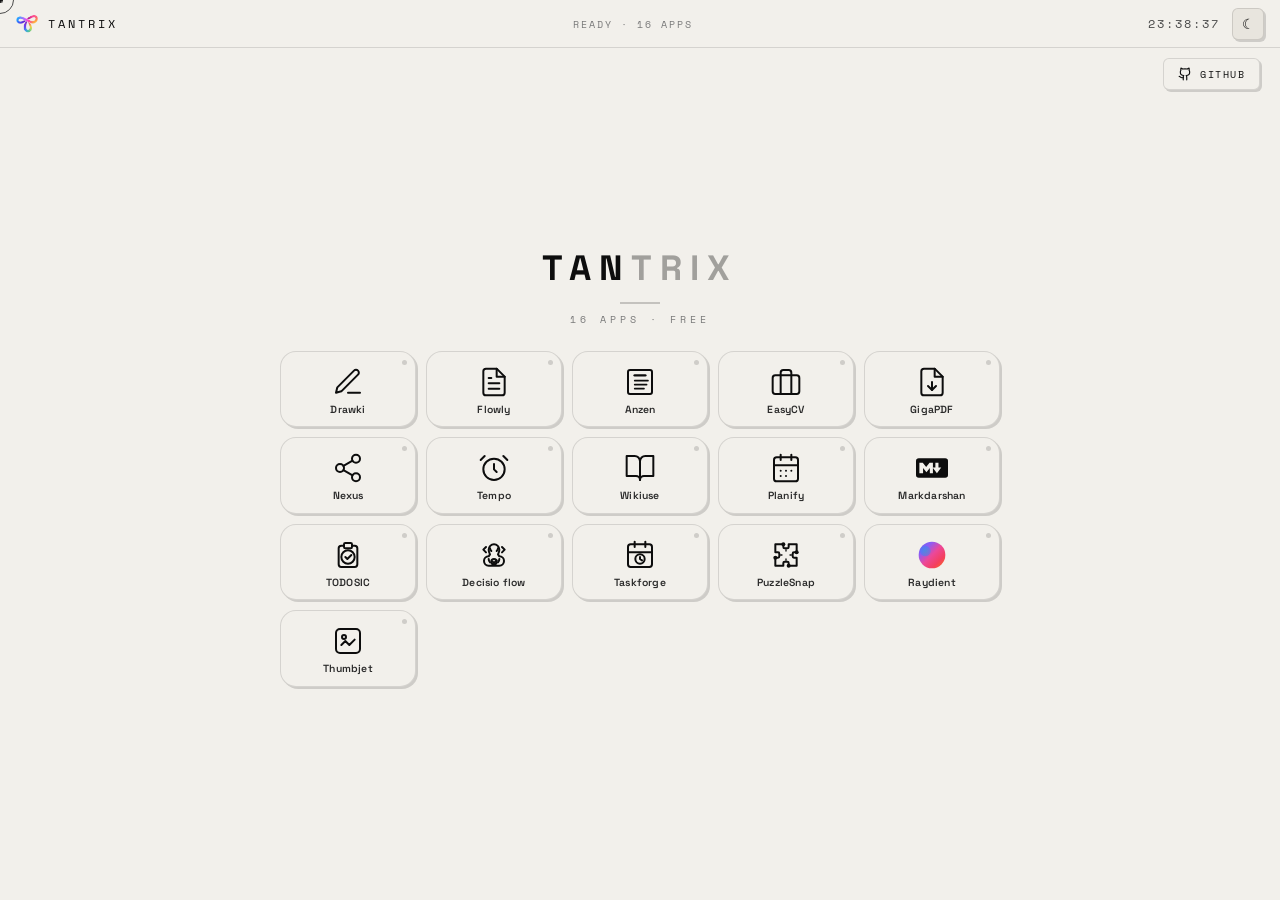
<file: index.html>
<!DOCTYPE html>
<html lang="en">
<head>
<meta charset="UTF-8">
<meta name="viewport" content="width=device-width, initial-scale=1.0, maximum-scale=1.0, user-scalable=no">
<title>Tantrix · premium suite</title>
<link rel="preconnect" href="https://fonts.googleapis.com">
<link href="https://fonts.googleapis.com/css2?family=Space+Grotesk:wght@400;500;600;700&family=Space+Mono:wght@400;700&display=swap" rel="stylesheet">
<link rel="icon" href="icon.png" sizes="48x48">
<style>
:root {
  --ink: #0d0d0d;
  --ink2: #2a2a2a;
  --ink3: #4a4a4a;
  --ink4: #7a7a7a;
  --paper: #f2f0eb;
  --paper2: #e8e5de;
  --paper3: #d8d5ce;
  --accent: #0d0d0d;
  --border: rgba(0,0,0,0.12);
  --shadow: 2px 2px 0 rgba(0,0,0,0.15);
  color-scheme: light dark;
}
[data-theme="dark"] {
  --ink: #f0ede6;
  --ink2: #d0cdc6;
  --ink3: #a0a09a;
  --ink4: #666662;
  --paper: #0f0f0e;
  --paper2: #1a1a18;
  --paper3: #242422;
  --border: rgba(255,255,255,0.1);
  --shadow: 2px 2px 0 rgba(255,255,255,0.06);
}
*, *::before, *::after { box-sizing: border-box; margin: 0; padding: 0; }
html, body {
  width: 100%; min-height: 100vh;
  background: var(--paper);
  color: var(--ink);
  font-family: 'Space Grotesk', sans-serif;
  user-select: none;
  overflow-x: hidden;
  transition: background 0.3s, color 0.3s;
}
@media (pointer: fine) { html, body { cursor: none; } }

/* CURSOR — desktop only */
#cur-dot, #cur-ring {
  position: fixed;
  border-radius: 50%;
  pointer-events: none;
  z-index: 99999;
  transform: translate(-50%,-50%);
  top: 0; left: 0;
  will-change: transform;
}
#cur-dot {
  width: 5px; height: 5px;
  background: var(--ink);
  transition: transform .08s, opacity .2s;
}
#cur-ring {
  width: 28px; height: 28px;
  border: 1.5px solid var(--ink3);
  transition: width .22s cubic-bezier(.23,1,.32,1), height .22s cubic-bezier(.23,1,.32,1), border-color .22s, opacity .2s;
}
@media (pointer: coarse) { #cur-dot, #cur-ring { display: none; } }
body.hovering #cur-ring { width: 44px; height: 44px; border-color: var(--ink); }
body.clicking #cur-dot { transform: translate(-50%,-50%) scale(2); background: var(--ink2); }

/* TOPBAR */
#topbar {
  position: fixed; top: 0; left: 0; right: 0; z-index: 200;
  height: 48px;
  display: flex; align-items: center; justify-content: space-between;
  padding: 0 16px;
  background: var(--paper);
  border-bottom: 1px solid var(--border);
  animation: slideDown .5s cubic-bezier(.23,1,.32,1) backwards;
}
@keyframes slideDown { from { transform: translateY(-100%); opacity: 0; } to { transform: translateY(0); opacity: 1; } }
.topbar-logo {
  font-family: 'Space Mono', monospace;
  font-size: .72rem; letter-spacing: 3px; text-transform: uppercase;
  color: var(--ink); display: flex; align-items: center; gap: 10px;
}
.logo-mark {
  width: 22px;
  height: 22px;
  display: flex;
  align-items: center;
  justify-content: center;
}
.logo-mark img {
  width: 100%;
  height: 100%;
  object-fit: contain;
  display: block;
}
.topbar-status {
  font-family: 'Space Mono', monospace;
  font-size: .65rem; letter-spacing: 2px; color: var(--ink4); text-transform: uppercase;
}
@media (max-width: 400px) { .topbar-status { display: none; } }
.topbar-right { display: flex; align-items: center; gap: 12px; }
#clock {
  font-family: 'Space Mono', monospace;
  font-size: .72rem; color: var(--ink3); letter-spacing: 2px;
}
#themeBtn {
  width: 32px; height: 32px;
  border: 1px solid var(--border);
  border-radius: 6px;
  background: var(--paper2);
  color: var(--ink);
  cursor: pointer;
  display: flex; align-items: center; justify-content: center;
  font-size: 14px;
  transition: background .2s, border-color .2s;
  box-shadow: var(--shadow);
  -webkit-tap-highlight-color: transparent;
}
#themeBtn:hover { background: var(--paper3); }

/* GITHUB BUTTON */
.git-btn {
  position: fixed; top: 58px; right: 20px; z-index: 201;
  display: flex; align-items: center; gap: 8px;
  padding: 7px 14px;
  font-family: 'Space Mono', monospace;
  font-size: .65rem; letter-spacing: 1.5px; text-transform: uppercase;
  text-decoration: none; color: var(--ink);
  background: var(--paper);
  border: 1px solid var(--border);
  border-radius: 6px;
  box-shadow: var(--shadow);
  transition: transform .12s, box-shadow .12s;
  animation: fadeInRight .6s .2s cubic-bezier(.23,1,.32,1) backwards;
  -webkit-tap-highlight-color: transparent;
}
@media (max-width: 480px) { .git-btn { display: none; } }
@keyframes fadeInRight { from { transform: translateX(20px); opacity: 0; } to { transform: translateX(0); opacity: 1; } }
.git-btn:hover { transform: translate(-1px,-1px); box-shadow: 3px 3px 0 var(--ink3); }
.git-btn:active { transform: translate(1px,1px); box-shadow: 0 0 0 transparent; }
.git-btn svg { width: 14px; height: 14px; flex-shrink: 0; stroke: var(--ink); }

/* MAIN */
#stage {
  position: relative; z-index: 10;
  display: flex; flex-direction: column;
  align-items: center; justify-content: center;
  min-height: 100vh;
  padding: 72px 16px 40px;
  gap: 1.5rem;
}

/* WORDMARK */
.wordmark { text-align: center; animation: wordmarkIn .7s cubic-bezier(.23,1,.32,1) .1s backwards; }
@keyframes wordmarkIn { from { opacity: 0; transform: translateY(-16px); } to { opacity: 1; transform: translateY(0); } }
.wordmark h1 {
  font-size: clamp(1.4rem, 3.5vw, 2.2rem);
  font-weight: 700; letter-spacing: 8px; text-transform: uppercase; color: var(--ink);
}
.wordmark h1 span { opacity: 0.35; }
.wordmark p {
  font-family: 'Space Mono', monospace;
  font-size: .62rem; letter-spacing: 4px; color: var(--ink4);
  margin-top: 8px; text-transform: uppercase;
}
.wordmark-line {
  width: 40px; height: 1.5px; background: var(--ink); margin: 12px auto 0; opacity: 0.2;
}

/* APP GRID — 5 columns */
.app-grid {
  display: grid;
  grid-template-columns: repeat(5, minmax(80px, 1fr));
  gap: 10px;
  width: 100%;
  max-width: 720px;
  justify-content: center;
  animation: gridIn .6s cubic-bezier(.23,1,.32,1) .2s backwards;
}
@keyframes gridIn { from { opacity: 0; transform: translateY(20px); } to { opacity: 1; transform: translateY(0); } }
@media (max-width: 580px) {
  .app-grid { grid-template-columns: repeat(5, 1fr); gap: 6px; }
}
@media (max-width: 440px) {
  .app-grid { gap: 4px; }
}

.app-card {
  position: relative;
  padding: 14px 4px 10px;
  background: var(--paper);
  border: 1px solid var(--border);
  border-radius: 16px;
  display: flex; flex-direction: column;
  align-items: center; gap: 6px;
  cursor: pointer;
  box-shadow: var(--shadow);
  transition: transform .25s cubic-bezier(.23,1,.32,1), box-shadow .25s, background .2s;
  animation: cardPop .5s cubic-bezier(.23,1,.32,1) backwards;
  overflow: hidden;
  -webkit-tap-highlight-color: transparent;
  touch-action: manipulation;
}
@keyframes cardPop { from { opacity: 0; transform: translateY(12px) scale(.96); } to { opacity: 1; transform: translateY(0) scale(1); } }
.app-card:hover {
  transform: translate(-2px,-3px);
  box-shadow: 4px 5px 0 var(--ink3);
  background: var(--paper2);
}
.app-card:active {
  transform: translate(1px,1px);
  box-shadow: 1px 1px 0 var(--ink4);
  background: var(--paper2);
}
.app-card-tag {
  position: absolute; top: 8px; right: 8px;
  width: 5px; height: 5px; border-radius: 50%;
  background: var(--ink); opacity: 0.15;
}
.app-card:hover .app-card-tag { opacity: 0.6; }
.app-icon {
  width: 32px; height: 32px; color: var(--ink); display: flex; align-items: center; justify-content: center;
  transition: transform .25s cubic-bezier(.23,1,.32,1);
}
.app-icon svg { width: 100%; height: 100%; stroke-width: 1.5; overflow: visible; }
.app-card:hover .app-icon { transform: scale(1.1) translateY(-2px); }
.app-label {
  font-size: .65rem; font-weight: 600; letter-spacing: .2px; color: var(--ink2);
  transition: color .2s; text-align: center; line-height: 1.2;
  word-break: break-word;
}
.app-card:hover .app-label { color: var(--ink); }

/* RIPPLE */
.ripple {
  position: absolute; border-radius: 50%;
  background: rgba(0,0,0,0.06);
  transform: scale(0);
  animation: rippleAnim .5s ease-out forwards;
  pointer-events: none; z-index: 5;
}
[data-theme="dark"] .ripple { background: rgba(255,255,255,0.06); }
@keyframes rippleAnim { to { transform: scale(5); opacity: 0; } }

/* LOADER */
#loader {
  position: fixed; inset: 0;
  background: var(--paper);
  z-index: 9998;
  display: flex; flex-direction: column;
  align-items: center; justify-content: center; gap: 20px;
  pointer-events: none; opacity: 0;
  transition: opacity .25s ease;
}
#loader.show { opacity: 1; pointer-events: auto; }
.loader-icon { width: 56px; height: 56px; color: var(--ink); animation: loaderFloat 2s ease-in-out infinite; }
.loader-icon svg { width: 100%; height: 100%; stroke-width: 1.4; }
@keyframes loaderFloat { 0%,100% { transform: translateY(0); } 50% { transform: translateY(-8px); } }
.loader-name {
  font-family: 'Space Mono', monospace;
  font-size: .75rem; letter-spacing: 3px; text-transform: uppercase; color: var(--ink3);
}
.loader-bar-bg { width: 180px; height: 2px; background: var(--paper3); border-radius: 2px; overflow: hidden; }
.loader-bar-fill { height: 100%; width: 0%; background: var(--ink); border-radius: 2px; transition: width .75s cubic-bezier(.65,0,.35,1); }

/* STAGGER — up to 18 for safety */
.stagger-1  { animation-delay: .04s !important; }
.stagger-2  { animation-delay: .08s !important; }
.stagger-3  { animation-delay: .12s !important; }
.stagger-4  { animation-delay: .16s !important; }
.stagger-5  { animation-delay: .20s !important; }
.stagger-6  { animation-delay: .24s !important; }
.stagger-7  { animation-delay: .28s !important; }
.stagger-8  { animation-delay: .32s !important; }
.stagger-9  { animation-delay: .36s !important; }
.stagger-10 { animation-delay: .40s !important; }
.stagger-11 { animation-delay: .44s !important; }
.stagger-12 { animation-delay: .48s !important; }
.stagger-13 { animation-delay: .52s !important; }
.stagger-14 { animation-delay: .56s !important; }
.stagger-15 { animation-delay: .60s !important; }
.stagger-16 { animation-delay: .64s !important; }
.stagger-17 { animation-delay: .68s !important; }
.stagger-18 { animation-delay: .72s !important; }
</style>
</head>
<body>

<div id="cur-dot"></div>
<div id="cur-ring"></div>

<header id="topbar">
  <div class="topbar-logo">
    <div class="logo-mark">
      <img src="icon.png" alt="Tantrix logo">
    </div>
    Tantrix
  </div>
  <div class="topbar-status" id="statusText">Ready · 16 apps</div>
  <div class="topbar-right">
    <div id="clock">--:--:--</div>
    <button id="themeBtn" class="hover-target" title="Toggle theme">☀</button>
  </div>
</header>

<a href="https://github.com/Atromost" target="_blank" class="git-btn hover-target">
  <svg xmlns="http://www.w3.org/2000/svg" viewBox="0 0 24 24" fill="none" stroke-width="2" stroke-linecap="round" stroke-linejoin="round">
    <path d="M15 22v-4a4.8 4.8 0 0 0-1-3.5c3 0 6-2 6-5.5.08-1.25-.27-2.48-1-3.5.28-1.15.28-2.35 0-3.5 0 0-1 0-3 1.5-2.64-.5-5.36-.5-8 0C6 2 5 2 5 2c-.3 1.15-.3 2.35 0 3.5A5.403 5.403 0 0 0 4 9c0 3.5 3 5.5 6 5.5-.39.49-.68 1.05-.85 1.65-.17.6-.22 1.23-.15 1.85v4"/>
    <path d="M9 18c-4.51 2-5-2-7-2"/>
  </svg>
  GitHub
</a>

<main id="stage">
  <div class="wordmark">
    <h1>Tan<span>trix</span></h1>
    <div class="wordmark-line"></div>
    <p>16 apps · FREE</p>
  </div>
  <div class="app-grid" id="appGrid"></div>
</main>

<div id="loader">
  <div class="loader-icon" id="loaderIcon"></div>
  <div class="loader-name" id="loaderName">Launching…</div>
  <div class="loader-bar-bg"><div class="loader-bar-fill" id="loaderBar"></div></div>
</div>

<script>
// APPS ARRAY — 16 apps including Thumbjet
const APPS = [
  { id:'drawkiboard', name:'Drawki',      url:'Drawkiboard.html',
    icon:`<svg xmlns="http://www.w3.org/2000/svg" viewBox="0 0 24 24" fill="none" stroke="currentColor"><path stroke-linecap="round" stroke-linejoin="round" d="M12 20h9"/><path stroke-linecap="round" stroke-linejoin="round" d="M16.5 3.5a2.121 2.121 0 0 1 3 3L7 19l-4 1 1-4L16.5 3.5z"/></svg>` },
  { id:'flowlynotes', name:'Flowly',      url:'Flowlynotes.html',
    icon:`<svg xmlns="http://www.w3.org/2000/svg" viewBox="0 0 24 24" fill="none" stroke="currentColor"><path stroke-linecap="round" stroke-linejoin="round" d="M14 2H6a2 2 0 0 0-2 2v16a2 2 0 0 0 2 2h12a2 2 0 0 0 2-2V8z"/><path stroke-linecap="round" stroke-linejoin="round" d="M14 2v6h6"/><line stroke-linecap="round" stroke-linejoin="round" x1="16" x2="8" y1="13" y2="13"/><line stroke-linecap="round" stroke-linejoin="round" x1="16" x2="8" y1="17" y2="17"/><line stroke-linecap="round" stroke-linejoin="round" x1="10" x2="8" y1="9" y2="9"/></svg>` },
  { id:'anzen',       name:'Anzen',       url:'anzen.html',
    icon:`<svg xmlns="http://www.w3.org/2000/svg" viewBox="0 0 24 24" fill="none" stroke="currentColor" stroke-width="1.5">
  <rect x="3" y="3" width="18" height="18" rx="1.5" />
  <line x1="8" y1="7" x2="16" y2="7" stroke-width="1.8" stroke-linecap="round" />
  <line x1="8" y1="11" x2="18" y2="11" stroke-width="1.2" stroke-linecap="round" />
  <line x1="8" y1="14" x2="17" y2="14" stroke-width="1.2" stroke-linecap="round" />
  <line x1="8" y1="17" x2="15" y2="17" stroke-width="1.2" stroke-linecap="round" />
  <line x1="3" y1="8" x2="3" y2="16" stroke-width="1.5" stroke-linecap="round" />
  <line x1="3" y1="8" x2="3" y2="8" />
</svg>` },
  { id:'easycv',      name:'EasyCV',      url:'easycv.html',
    icon:`<svg xmlns="http://www.w3.org/2000/svg" viewBox="0 0 24 24" fill="none" stroke="currentColor"><rect stroke-linecap="round" stroke-linejoin="round" width="20" height="14" x="2" y="7" rx="2" ry="2"/><path stroke-linecap="round" stroke-linejoin="round" d="M16 21V5a2 2 0 0 0-2-2h-4a2 2 0 0 0-2 2v16"/></svg>` },
  { id:'gigapdf',     name:'GigaPDF',     url:'gigapdf.html',
    icon:`<svg xmlns="http://www.w3.org/2000/svg" viewBox="0 0 24 24" fill="none" stroke="currentColor"><path stroke-linecap="round" stroke-linejoin="round" d="M14 2H6a2 2 0 0 0-2 2v16a2 2 0 0 0 2 2h12a2 2 0 0 0 2-2V8z"/><path stroke-linecap="round" stroke-linejoin="round" d="M14 2v6h6"/><line stroke-linecap="round" stroke-linejoin="round" x1="12" x2="12" y1="18" y2="12"/><polyline stroke-linecap="round" stroke-linejoin="round" points="9 15 12 18 15 15"/></svg>` },
  { id:'nexus',       name:'Nexus',       url:'nexus.html',
    icon:`<svg xmlns="http://www.w3.org/2000/svg" viewBox="0 0 24 24" fill="none" stroke="currentColor"><circle stroke-linecap="round" stroke-linejoin="round" cx="18" cy="5" r="3"/><circle stroke-linecap="round" stroke-linejoin="round" cx="6" cy="12" r="3"/><circle stroke-linecap="round" stroke-linejoin="round" cx="18" cy="19" r="3"/><line stroke-linecap="round" stroke-linejoin="round" x1="8.59" x2="15.42" y1="13.51" y2="17.49"/><line stroke-linecap="round" stroke-linejoin="round" x1="15.41" x2="8.59" y1="6.51" y2="10.49"/></svg>` },
  { id:'stopwatch',   name:'Tempo',       url:'stopwatch.html',
    icon:`<svg xmlns="http://www.w3.org/2000/svg" viewBox="0 0 24 24" fill="none" stroke="currentColor"><circle stroke-linecap="round" stroke-linejoin="round" cx="12" cy="13" r="8"/><path stroke-linecap="round" stroke-linejoin="round" d="M12 9v4l2 2"/><path stroke-linecap="round" stroke-linejoin="round" d="M5 3 2 6"/><path stroke-linecap="round" stroke-linejoin="round" d="m22 6-3-3"/></svg>` },
  { id:'wikiuse',     name:'Wikiuse',     url:'wikiuse.html',
    icon:`<svg xmlns="http://www.w3.org/2000/svg" viewBox="0 0 24 24" fill="none" stroke="currentColor"><path stroke-linecap="round" stroke-linejoin="round" d="M2 3h6a4 4 0 0 1 4 4v14a3 3 0 0 0-3-3H2z"/><path stroke-linecap="round" stroke-linejoin="round" d="M22 3h-6a4 4 0 0 0-4 4v14a3 3 0 0 1 3-3h7z"/></svg>` },
  { id:'planify',     name:'Planify',     url:'planify.html',
    icon:`<svg xmlns="http://www.w3.org/2000/svg" viewBox="0 0 24 24" fill="none" stroke="currentColor"><rect stroke-linecap="round" stroke-linejoin="round" x="3" y="4" width="18" height="18" rx="2" ry="2"/><line stroke-linecap="round" stroke-linejoin="round" x1="16" x2="16" y1="2" y2="6"/><line stroke-linecap="round" stroke-linejoin="round" x1="8" x2="8" y1="2" y2="6"/><line stroke-linecap="round" stroke-linejoin="round" x1="3" x2="21" y1="10" y2="10"/><path stroke-linecap="round" stroke-linejoin="round" d="M8 14h.01"/><path stroke-linecap="round" stroke-linejoin="round" d="M12 14h.01"/><path stroke-linecap="round" stroke-linejoin="round" d="M16 14h.01"/><path stroke-linecap="round" stroke-linejoin="round" d="M8 18h.01"/><path stroke-linecap="round" stroke-linejoin="round" d="M12 18h.01"/></svg>` },
  { id:'markdarshan', name:'Markdarshan', url:'markdarshan.html',
    icon:`<svg xmlns="http://www.w3.org/2000/svg" viewBox="0 0 208 128" fill="none"><rect width="208" height="128" rx="18" fill="currentColor"/><path d="M22 98V30h22l22 28 22-28h22v68H90V64L68 92 46 64v34H22z" fill="var(--paper)"/><path d="M136 98l28-38h-18V30h-20v30h-18l28 38z" fill="var(--paper)"/></svg>` },
  { id:'todosic',     name:'TODOSIC',     url:'todosic.html',
    icon:`<svg xmlns="http://www.w3.org/2000/svg" viewBox="0 0 24 24" fill="none" stroke="currentColor" stroke-width="1.5">
      <path stroke-linecap="round" stroke-linejoin="round" d="M9 5H7a2 2 0 0 0-2 2v12a2 2 0 0 0 2 2h10a2 2 0 0 0 2-2V7a2 2 0 0 0-2-2h-2"/>
      <rect x="9" y="3" width="6" height="4" rx="1" stroke-linecap="round"/>
      <circle cx="12" cy="13.5" r="5" stroke="currentColor" fill="none"/>
      <path stroke-linecap="round" stroke-linejoin="round" d="m10 13.5 1.5 1.5 3-3"/>
    </svg>` },
  { id:'decisioflow', name:'Decisio flow', url:'decisioflow.html',
    icon:`<svg xmlns="http://www.w3.org/2000/svg" viewBox="0 0 24 24" fill="none" stroke="currentColor" stroke-width="1.5">
      <path stroke-linecap="round" stroke-linejoin="round" d="M12 4a4 4 0 0 0-4 4c0 1.5.5 2.5 1 3.5L8 13c-2 0-3.5 1.5-3.5 3.5S6 20 8 20h8c2 0 3.5-1.5 3.5-3.5S18 13 16 13l-1-1.5c.5-1 1-2 1-3.5a4 4 0 0 0-4-4z"/>
      <path stroke-linecap="round" stroke-linejoin="round" d="M9 7c0 1 .5 1.5 1 2M15 7c0 1-.5 1.5-1 2"/>
      <path stroke-linecap="round" stroke-linejoin="round" d="M8 15c0 1 .5 2 1 2.5M16 15c0 1-.5 2-1 2.5"/>
      <path stroke-linecap="round" stroke-linejoin="round" d="M6 10 4 8 6 6"/>
      <path stroke-linecap="round" stroke-linejoin="round" d="M18 10 20 8 18 6"/>
      <circle cx="12" cy="17" r="2" stroke="currentColor" fill="none"/>
      <path stroke-linecap="round" stroke-linejoin="round" d="m11 17 1 1 2-2"/>
    </svg>` },
  { id:'taskforge',   name:'Taskforge',   url:'taskforge.html',
    icon:`<svg xmlns="http://www.w3.org/2000/svg"
     viewBox="0 0 24 24"
     fill="none"
     stroke="currentColor"
     stroke-width="1.5"
     stroke-linecap="round"
     stroke-linejoin="round">

  <!-- calendar body -->
  <rect x="3" y="4" width="18" height="17" rx="2"/>

  <!-- top hooks -->
  <line x1="8" y1="2" x2="8" y2="6"/>
  <line x1="16" y1="2" x2="16" y2="6"/>

  <!-- divider -->
  <line x1="3" y1="10" x2="21" y2="10"/>

  <!-- clock -->
  <circle cx="12" cy="15" r="3.5"/>
  <path d="M12 13.5v1.5l1.5 1"/>

</svg>` },
  { id:'puzzlesnap',  name:'PuzzleSnap',  url:'puzzlesnap.html',
    icon:`<svg xmlns="http://www.w3.org/2000/svg" viewBox="0 0 24 24" fill="none" stroke="currentColor" stroke-width="1.5">
      <path stroke-linecap="round" stroke-linejoin="round" d="M4 4h6v2a1 1 0 0 0 1 1h2a1 1 0 0 0 1-1V4h6v6h-2a1 1 0 0 0-1 1v2a1 1 0 0 0 1 1h2v6h-6v-2a1 1 0 0 0-1-1h-2a1 1 0 0 0-1 1v2H4v-6h2a1 1 0 0 0 1-1v-2a1 1 0 0 0-1-1H4V4z"/>
      <circle cx="10" cy="4" r="1.5" fill="currentColor" stroke="none"/>
      <circle cx="20" cy="10" r="1.5" fill="currentColor" stroke="none"/>
      <circle cx="14" cy="20" r="1.5" fill="currentColor" stroke="none"/>
      <circle cx="4" cy="14" r="1.5" fill="currentColor" stroke="none"/>
      <path stroke-linecap="round" stroke-linejoin="round" d="M12 8v1M12 15v1M8 12h1M15 12h1" stroke-width="1"/>
    </svg>` },
  { id:'raydient',    name:'Raydient',    url:'raydient.html',
    icon:`<svg xmlns="http://www.w3.org/2000/svg" viewBox="0 0 24 24">
  <defs>
    <linearGradient id="grad1" x1="0%" y1="0%" x2="100%" y2="100%">
      <stop offset="0%" stop-color="#6366F1" />
      <stop offset="25%" stop-color="#8B5CF6" />
      <stop offset="50%" stop-color="#EC4899" />
      <stop offset="75%" stop-color="#F43F5E" />
      <stop offset="100%" stop-color="#F97316" />
    </linearGradient>
    <radialGradient id="grad2" cx="50%" cy="50%" r="50%">
      <stop offset="0%" stop-color="#06B6D4" />
      <stop offset="100%" stop-color="#3B82F6" />
    </radialGradient>
  </defs>
  <circle cx="12" cy="12" r="10" fill="url(#grad1)" />
  <circle cx="7" cy="9" r="4" fill="url(#grad2)" opacity="0.5" />
</svg>` },
  { id:'thumbjet',    name:'Thumbjet',    url:'thumbjet.html',
    icon:`<svg xmlns="http://www.w3.org/2000/svg" 
     viewBox="0 0 24 24" 
     fill="none" 
     stroke="currentColor" 
     stroke-width="1.5" 
     stroke-linecap="round" 
     stroke-linejoin="round">

  <!-- outer frame -->
  <rect x="3" y="3" width="18" height="18" rx="3"></rect>

  <!-- image mountain -->
  <path d="M7 15l3-3 3 3 4-4"></path>

  <!-- sun -->
  <circle cx="9" cy="9" r="1.5"></circle>

</svg>` }
];

const grid = document.getElementById('appGrid');

APPS.forEach((app, i) => {
  const card = document.createElement('div');
  card.className = `app-card hover-target stagger-${i+1}`;
  card.innerHTML = `<div class="app-card-tag"></div><div class="app-icon">${app.icon}</div><span class="app-label">${app.name}</span>`;
  card.addEventListener('click', e => { ripple(card, e); launch(app); });
  grid.appendChild(card);
});

/* LAUNCHER + fix loading screen stuck bug */
const loader    = document.getElementById('loader');
const loaderIcon = document.getElementById('loaderIcon');
const loaderName = document.getElementById('loaderName');
const loaderBar  = document.getElementById('loaderBar');
const statusTxt  = document.getElementById('statusText');

// FIX: when page loads from bfcache (back/forward), ensure loader is hidden
window.addEventListener('pageshow', (event) => {
  // if persisted (bfcache), hide loader and reset
  if (event.persisted) {
    loader.classList.remove('show');
    loaderBar.style.width = '0%';
    statusTxt.textContent = 'Ready · 16 apps';
  }
});

// Also on normal load, ensure loader hidden (already by default, but safe)
window.addEventListener('load', () => {
  loader.classList.remove('show');
  loaderBar.style.width = '0%';
});

function launch(app) {
  loaderIcon.innerHTML = app.icon;
  loaderName.textContent = `Starting ${app.name}…`;
  loaderBar.style.width = '0%';
  loader.classList.add('show');
  statusTxt.textContent = `Loading ${app.name}`;
  
  // force reflow to restart transition
  void loaderBar.offsetWidth;
  loaderBar.style.width = '100%';
  
  // Navigate after animation
  setTimeout(() => { 
    window.location.href = app.url; 
  }, 950);
}

/* RIPPLE */
function ripple(el, e) {
  const r = el.getBoundingClientRect();
  const rip = document.createElement('div');
  rip.className = 'ripple';
  const x = (e.touches ? e.touches[0].clientX : e.clientX) - r.left;
  const y = (e.touches ? e.touches[0].clientY : e.clientY) - r.top;
  rip.style.cssText = `left:${x}px;top:${y}px;width:${r.width}px;height:${r.width}px;margin-left:-${r.width/2}px;margin-top:-${r.width/2}px;`;
  el.appendChild(rip);
  rip.addEventListener('animationend', () => rip.remove());
}

/* CLOCK */
const clockEl = document.getElementById('clock');
function updateClock() {
  const now = new Date();
  clockEl.textContent = [now.getHours(), now.getMinutes(), now.getSeconds()].map(n => String(n).padStart(2,'0')).join(':');
}
updateClock(); setInterval(updateClock, 1000);

/* THEME */
const themeBtn = document.getElementById('themeBtn');
let dark = window.matchMedia('(prefers-color-scheme: dark)').matches;
function applyTheme() {
  document.documentElement.setAttribute('data-theme', dark ? 'dark' : 'light');
  themeBtn.textContent = dark ? '☀' : '☾';
}
applyTheme();
themeBtn.addEventListener('click', () => { dark = !dark; applyTheme(); });

/* CURSOR — desktop only */
(function() {
  if (window.matchMedia('(pointer: coarse)').matches) return;
  const dot = document.getElementById('cur-dot');
  const ring = document.getElementById('cur-ring');
  let mx = 0, my = 0, rx = 0, ry = 0;
  window.addEventListener('mousemove', e => {
    mx = e.clientX; my = e.clientY;
    dot.style.transform = `translate(calc(${mx}px - 50%), calc(${my}px - 50%))`;
  });
  document.querySelectorAll('.hover-target').forEach(el => {
    el.addEventListener('mouseenter', () => document.body.classList.add('hovering'));
    el.addEventListener('mouseleave', () => document.body.classList.remove('hovering'));
  });
  window.addEventListener('mousedown', () => document.body.classList.add('clicking'));
  window.addEventListener('mouseup', () => document.body.classList.remove('clicking'));
  (function frame() {
    rx += (mx - rx) * .13; ry += (my - ry) * .13;
    ring.style.transform = `translate(calc(${rx}px - 50%), calc(${ry}px - 50%))`;
    requestAnimationFrame(frame);
  })();
  document.addEventListener('mouseleave', () => { dot.style.opacity='0'; ring.style.opacity='0'; });
  document.addEventListener('mouseenter', () => { dot.style.opacity='1'; ring.style.opacity='1'; });
})();
</script>
</body>
</html>
</file>
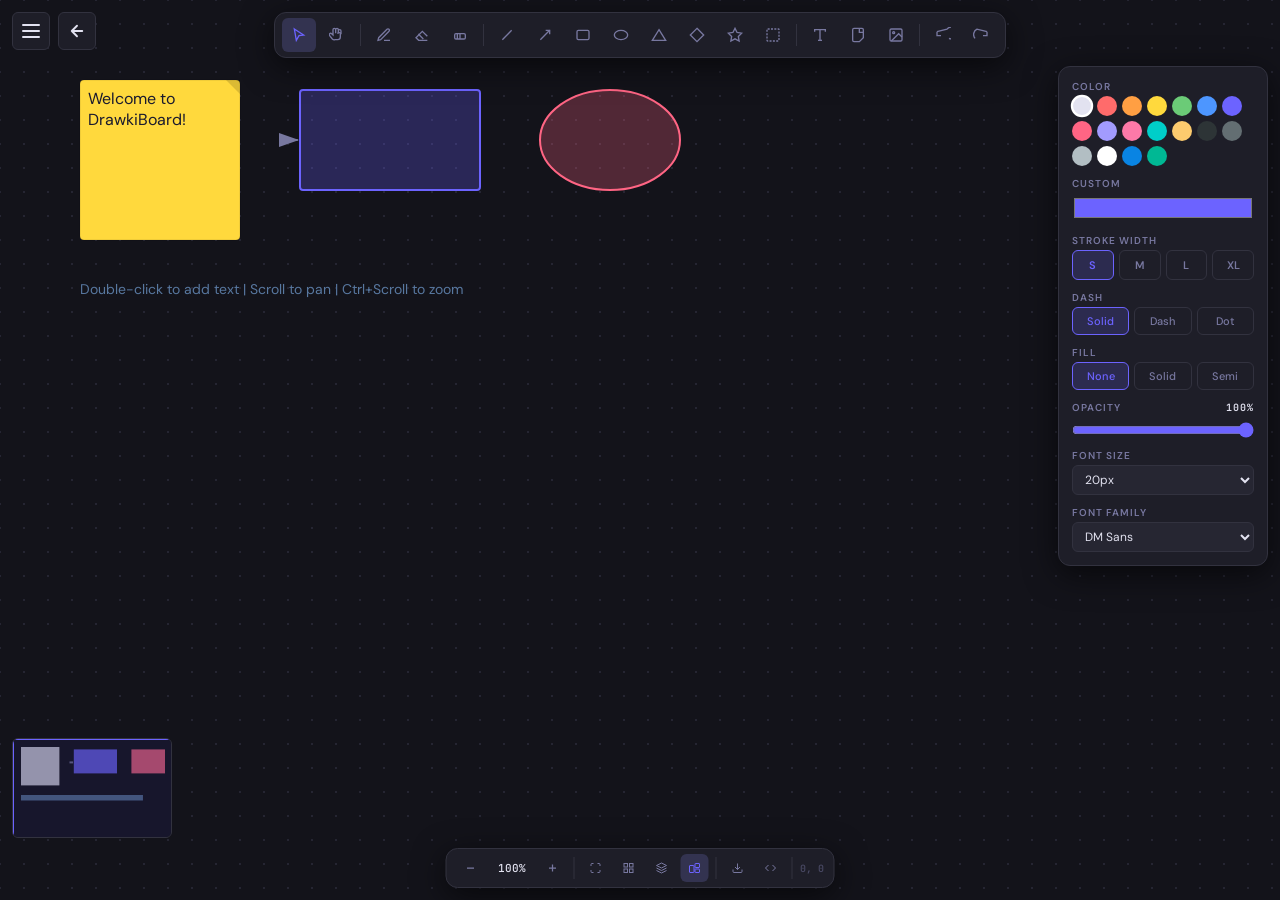
<file: Drawkiboard.html>
<!DOCTYPE html>
<html lang="en">
<head>
<meta charset="UTF-8">
<meta name="viewport" content="width=device-width, initial-scale=1.0">
<title>DrawkiBoard</title>
<link href="https://fonts.googleapis.com/css2?family=DM+Sans:ital,opsz,wght@0,9..40,300;0,9..40,400;0,9..40,500;0,9..40,600;1,9..40,400&family=JetBrains+Mono:wght@400;500&display=swap" rel="stylesheet">
<style>
*,*::before,*::after{box-sizing:border-box;margin:0;padding:0}
:root{
  --bg:#13131a;--canvas-bg:#0d0d14;--panel:#1e1e28;--panel2:#262632;
  --border:#32323f;--accent:#6c63ff;--accent2:#ff6584;--text:#e2e2f0;
  --text2:#7878a0;--text3:#4a4a65;--hover:#2a2a38;--active:#333350;
  --shadow:0 8px 32px rgba(0,0,0,0.6);--radius:10px;--radius-sm:6px;
}
body{font-family:'DM Sans',sans-serif;background:var(--bg);color:var(--text);overflow:hidden;width:100vw;height:100vh;user-select:none}

/* CANVAS */
#canvas-wrap{position:fixed;inset:0;overflow:hidden}
#canvas{position:absolute;top:0;left:0;touch-action:none}
#grid-canvas{position:absolute;top:0;left:0;pointer-events:none;opacity:.35}

/* SELECTION BOX */
#selection-box{position:absolute;border:1.5px solid var(--accent);background:rgba(108,99,255,.07);pointer-events:none;display:none;border-radius:2px}

/* TOPBAR */
#topbar{
  position:fixed;top:12px;left:50%;transform:translateX(-50%);
  display:flex;align-items:center;gap:4px;
  background:var(--panel);border:1px solid var(--border);
  border-radius:12px;padding:5px 7px;box-shadow:var(--shadow);z-index:100
}
.tool-sep{width:1px;height:22px;background:var(--border);margin:0 2px;flex-shrink:0}
.tool-btn{
  width:34px;height:34px;display:flex;align-items:center;justify-content:center;
  border-radius:var(--radius-sm);cursor:pointer;transition:background .12s,color .12s;
  color:var(--text2);border:none;background:transparent;position:relative;flex-shrink:0
}
.tool-btn:hover{background:var(--hover);color:var(--text)}
.tool-btn.active{background:var(--active);color:var(--accent)}
.tool-btn svg{pointer-events:none}
.tooltip{
  position:absolute;top:calc(100% + 7px);left:50%;transform:translateX(-50%);
  background:#111;color:var(--text);font-size:11px;white-space:nowrap;
  padding:3px 8px;border-radius:4px;pointer-events:none;opacity:0;
  transition:opacity .12s;font-family:'DM Sans',sans-serif;font-weight:500;
  border:1px solid var(--border);z-index:200
}
.tool-btn:hover .tooltip{opacity:1}

/* STYLE PANEL */
#style-panel{
  position:fixed;top:66px;right:12px;width:210px;
  background:var(--panel);border:1px solid var(--border);
  border-radius:12px;padding:13px;box-shadow:var(--shadow);z-index:100;
  display:flex;flex-direction:column;gap:11px
}
.panel-title{font-size:10px;font-weight:600;color:var(--text2);text-transform:uppercase;letter-spacing:.1em;margin-bottom:3px}
.color-row{display:flex;flex-wrap:wrap;gap:5px}
.color-swatch{width:20px;height:20px;border-radius:50%;cursor:pointer;border:2px solid transparent;transition:transform .1s,border-color .1s;flex-shrink:0}
.color-swatch:hover{transform:scale(1.18)}
.color-swatch.active{border-color:#fff;transform:scale(1.12)}
.size-row{display:flex;gap:5px;align-items:center}
.size-btn{
  flex:1;height:30px;border-radius:var(--radius-sm);cursor:pointer;
  border:1.5px solid var(--border);background:transparent;color:var(--text2);
  display:flex;align-items:center;justify-content:center;
  transition:all .12s;font-size:11px;font-weight:600;font-family:'DM Sans',sans-serif
}
.size-btn:hover{border-color:var(--accent);color:var(--text)}
.size-btn.active{border-color:var(--accent);background:rgba(108,99,255,.18);color:var(--accent)}
.fill-row,.dash-row{display:flex;gap:5px}
.fill-btn,.dash-btn{
  flex:1;height:28px;border-radius:var(--radius-sm);cursor:pointer;
  border:1.5px solid var(--border);background:transparent;color:var(--text2);
  display:flex;align-items:center;justify-content:center;gap:4px;
  font-size:11px;font-family:'DM Sans',sans-serif;font-weight:500;transition:all .12s
}
.fill-btn:hover,.dash-btn:hover{border-color:var(--accent);color:var(--text)}
.fill-btn.active,.dash-btn.active{border-color:var(--accent);background:rgba(108,99,255,.18);color:var(--accent)}
.opacity-row{display:flex;flex-direction:column;gap:5px}
.opacity-row input[type=range]{width:100%;accent-color:var(--accent);cursor:pointer}
select.style-select{
  width:100%;background:var(--panel2);border:1.5px solid var(--border);
  color:var(--text);padding:5px 8px;border-radius:var(--radius-sm);
  font-family:'DM Sans',sans-serif;font-size:12px;cursor:pointer;outline:none
}
select.style-select:focus{border-color:var(--accent)}
#custom-color{width:100%;height:28px;border:none;border-radius:var(--radius-sm);cursor:pointer;background:none;padding:0}

/* BOTTOM BAR */
#bottombar{
  position:fixed;bottom:12px;left:50%;transform:translateX(-50%);
  display:flex;align-items:center;gap:5px;
  background:var(--panel);border:1px solid var(--border);
  border-radius:12px;padding:5px 10px;box-shadow:var(--shadow);z-index:100;
  font-size:12px;color:var(--text2);font-weight:500
}
#zoom-display{
  min-width:44px;text-align:center;cursor:pointer;padding:2px 4px;
  border-radius:4px;transition:background .12s;font-family:'JetBrains Mono',monospace;
  font-size:11px;color:var(--text)
}
#zoom-display:hover{background:var(--hover)}
.bb-btn{
  width:28px;height:28px;display:flex;align-items:center;justify-content:center;
  border-radius:var(--radius-sm);cursor:pointer;color:var(--text2);
  transition:background .12s,color .12s;border:none;background:transparent;font-size:15px
}
.bb-btn:hover{background:var(--hover);color:var(--text)}
.bb-btn.active{background:var(--active);color:var(--accent)}

/* MINIMAP - bottom left */
#minimap{
  position:fixed;bottom:62px;left:12px;
  width:160px;height:100px;
  background:var(--panel);border:1px solid var(--border);
  border-radius:var(--radius-sm);overflow:hidden;z-index:100;
  transition:opacity .2s
}
#minimap.hidden{display:none}
#minimap canvas{display:block}
#minimap-viewport{position:absolute;border:1.5px solid var(--accent);background:rgba(108,99,255,.1);pointer-events:none}

/* HAMBURGER */
.hamburger-btn{
  position:fixed;top:12px;left:12px;width:38px;height:38px;
  background:var(--panel);border:1px solid var(--border);border-radius:var(--radius-sm);
  cursor:pointer;z-index:101;display:flex;flex-direction:column;
  align-items:center;justify-content:center;gap:4px;transition:background .15s
}
.hamburger-btn:hover{background:var(--panel2)}
.hamburger-btn span{width:18px;height:2px;background:var(--text);border-radius:1px;display:block}
.back-nav-btn {
  position: fixed;
  top: 12px;
  left: 58px; /* Positioned next to the hamburger button */
  width: 38px;
  height: 38px;
  background: var(--panel);
  border: 1px solid var(--border);
  border-radius: var(--radius-sm);
  cursor: pointer;
  z-index: 101;
  display: flex;
  align-items: center;
  justify-content: center;
  color: var(--text);
  text-decoration: none;
  transition: all 0.15s;
}

.back-nav-btn:hover {
  background: var(--panel2);
  border-color: var(--accent);
  color: var(--accent);
  box-shadow: 0 0 10px rgba(108, 99, 255, 0.2);
}

/* SIDEBAR MENU (ChatGPT/tldraw style) */
#sidebar{
  position:fixed;top:0;left:0;bottom:0;width:260px;
  background:var(--panel);border-right:1px solid var(--border);
  z-index:102;transform:translateX(-100%);
  transition:transform .22s cubic-bezier(.4,0,.2,1);
  display:flex;flex-direction:column;
}
#sidebar.open{transform:translateX(0)}
#sidebar-overlay{
  position:fixed;inset:0;background:rgba(0,0,0,.45);z-index:101;
  opacity:0;pointer-events:none;transition:opacity .22s
}
#sidebar-overlay.open{opacity:1;pointer-events:all}
.sidebar-header{
  padding:16px 14px 10px;border-bottom:1px solid var(--border);
  display:flex;align-items:center;justify-content:space-between
}
.sidebar-logo{font-weight:700;font-size:16px;letter-spacing:-.03em;color:var(--text)}
.sidebar-logo span{color:var(--accent)}
.sidebar-close{
  width:30px;height:30px;border:none;background:transparent;
  color:var(--text2);cursor:pointer;border-radius:5px;display:flex;align-items:center;justify-content:center;
  transition:background .12s
}
.sidebar-close:hover{background:var(--hover);color:var(--text)}
.sidebar-actions{padding:10px 10px 0}
.sidebar-btn{
  width:100%;padding:9px 12px;background:transparent;border:1px solid var(--border);
  border-radius:var(--radius-sm);color:var(--text);cursor:pointer;font-family:'DM Sans',sans-serif;
  font-size:13px;font-weight:500;text-align:left;transition:all .12s;margin-bottom:6px;
  display:flex;align-items:center;gap:9px
}
.sidebar-btn:hover{background:var(--hover);border-color:var(--accent)}
.sidebar-btn.primary{background:var(--accent);border-color:var(--accent);color:#fff}
.sidebar-btn.primary:hover{background:#5a52e0}
.sidebar-section-title{
  padding:12px 14px 5px;font-size:10px;font-weight:600;
  color:var(--text3);text-transform:uppercase;letter-spacing:.1em
}
.boards-scroll{flex:1;overflow-y:auto;padding:0 10px 10px}
.board-item{
  padding:9px 10px;border-radius:var(--radius-sm);cursor:pointer;
  display:flex;align-items:center;gap:8px;transition:background .1s;margin-bottom:3px
}
.board-item:hover{background:var(--hover)}
.board-item.active{background:var(--active)}
.board-item .board-name{flex:1;font-size:13px;color:var(--text);overflow:hidden;text-overflow:ellipsis;white-space:nowrap}
.board-item .board-date{font-size:10px;color:var(--text3);margin-top:1px}
.board-item .board-del{
  width:22px;height:22px;border:none;background:transparent;color:var(--text3);
  cursor:pointer;border-radius:4px;display:flex;align-items:center;justify-content:center;
  opacity:0;transition:opacity .1s,color .1s;font-size:13px
}
.board-item:hover .board-del{opacity:1}
.board-item .board-del:hover{color:#ff6b6b}
::-webkit-scrollbar{width:5px}
::-webkit-scrollbar-track{background:transparent}
::-webkit-scrollbar-thumb{background:var(--border);border-radius:3px}

/* LAYERS */
#layers-panel{
  position:fixed;bottom:170px;left:12px;width:180px;
  background:var(--panel);border:1px solid var(--border);
  border-radius:var(--radius-sm);z-index:100;font-size:12px;display:none
}
.layers-header{
  padding:7px 10px;font-weight:600;font-size:10px;color:var(--text2);
  text-transform:uppercase;letter-spacing:.07em;border-bottom:1px solid var(--border);
  display:flex;align-items:center;justify-content:space-between
}
.layer-item{
  padding:5px 10px;display:flex;align-items:center;gap:6px;
  cursor:pointer;transition:background .1s;color:var(--text)
}
.layer-item:hover{background:var(--hover)}
.layer-item.selected{background:var(--active);color:var(--accent)}

/* CONTEXT MENU */
#ctx-menu{
  position:fixed;background:var(--panel);border:1px solid var(--border);
  border-radius:var(--radius-sm);padding:4px;z-index:200;min-width:170px;
  box-shadow:var(--shadow);display:none
}
.ctx-item{
  padding:6px 10px;border-radius:4px;cursor:pointer;font-size:12px;
  display:flex;align-items:center;justify-content:space-between;color:var(--text);transition:background .1s
}
.ctx-item:hover{background:var(--hover)}
.ctx-item .shortcut{font-size:10px;color:var(--text3);font-family:'JetBrains Mono',monospace}
.ctx-sep{height:1px;background:var(--border);margin:3px 0}
.ctx-item.danger{color:#ff6b6b}

/* TEXT EDITOR */
#text-editor{position:absolute;z-index:50;display:none}
#text-editor textarea{
  background:transparent;border:none;outline:none;resize:none;
  color:var(--text);font-family:'DM Sans',sans-serif;font-size:18px;
  line-height:1.4;min-width:80px;min-height:24px;
  caret-color:var(--accent);padding:2px
}

/* TOAST */
#toast{
  position:fixed;bottom:58px;left:50%;transform:translateX(-50%) translateY(14px);
  background:#1c1c28;color:var(--text);padding:7px 15px;border-radius:8px;
  font-size:12px;z-index:300;opacity:0;transition:opacity .18s,transform .18s;
  border:1px solid var(--border);pointer-events:none;white-space:nowrap
}
#toast.show{opacity:1;transform:translateX(-50%) translateY(0)}

/* SVG shape elements */
.shape-el{cursor:move}
.sel-outline{fill:none;stroke:var(--accent);stroke-width:1.5;pointer-events:none}

/* Coord */
#coord-display{font-family:'JetBrains Mono',monospace;font-size:10px;color:var(--text3)}
</style>
</head>
<body>

<!-- SIDEBAR OVERLAY -->
<div id="sidebar-overlay" onclick="closeSidebar()"></div>

<!-- SIDEBAR (ChatGPT/tldraw style) -->
<div id="sidebar">
  <div class="sidebar-header">
    <div class="sidebar-logo"><span>✦</span> DrawkiBoard</div>
    <button class="sidebar-close" onclick="closeSidebar()">
      <svg width="14" height="14" viewBox="0 0 24 24" fill="none" stroke="currentColor" stroke-width="2.5"><line x1="18" y1="6" x2="6" y2="18"/><line x1="6" y1="6" x2="18" y2="18"/></svg>
    </button>
  </div>
  <div class="sidebar-actions">
    <button class="sidebar-btn primary" onclick="newBoard()">
      <svg width="14" height="14" viewBox="0 0 24 24" fill="none" stroke="currentColor" stroke-width="2"><line x1="12" y1="5" x2="12" y2="19"/><line x1="5" y1="12" x2="19" y2="12"/></svg>
      New Board
    </button>
    <button class="sidebar-btn" onclick="renameBoardPrompt()">
      <svg width="14" height="14" viewBox="0 0 24 24" fill="none" stroke="currentColor" stroke-width="2"><path d="M12 20h9M16.5 3.5a2.121 2.121 0 013 3L7 19l-4 1 1-4L16.5 3.5z"/></svg>
      Rename Board
    </button>
    <button class="sidebar-btn" onclick="saveBoardNow()">
      <svg width="14" height="14" viewBox="0 0 24 24" fill="none" stroke="currentColor" stroke-width="2"><path d="M19 21H5a2 2 0 01-2-2V5a2 2 0 012-2h11l5 5v11a2 2 0 01-2 2z"/><polyline points="17 21 17 13 7 13 7 21"/><polyline points="7 3 7 8 15 8"/></svg>
      Save Now
    </button>
  </div>
  <div class="sidebar-section-title">Saved Boards</div>
  <div class="boards-scroll" id="boards-scroll"></div>
</div>

<!-- HAMBURGER -->
<button class="hamburger-btn" onclick="openSidebar()">
  <a href="index.html" class="back-nav-btn" title="Back to Flowly Notes">
  <svg width="18" height="18" viewBox="0 0 24 24" fill="none" stroke="currentColor" stroke-width="2.5" stroke-linecap="round" stroke-linejoin="round">
    <path d="M19 12H5M12 19l-7-7 7-7"/>
  </svg>
</a>
  <span></span><span></span><span></span>
</button>

<!-- TOP TOOLBAR -->
<div id="topbar">
  <button class="tool-btn active" data-tool="select" onclick="setTool('select')">
    <svg width="16" height="16" viewBox="0 0 24 24" fill="none" stroke="currentColor" stroke-width="2"><path d="M5 3l14 9-7 1-4 7z"/></svg>
    <span class="tooltip">Select (V)</span>
  </button>
  <button class="tool-btn" data-tool="hand" onclick="setTool('hand')">
    <svg width="16" height="16" viewBox="0 0 24 24" fill="none" stroke="currentColor" stroke-width="2"><path d="M18 11V6a2 2 0 00-4 0M14 10V4a2 2 0 00-4 0v2M10 9.5V4a2 2 0 00-4 0v8l-2-2a2 2 0 00-3 3l4 5a4 4 0 004 1h4a4 4 0 004-4v-5a2 2 0 00-4 0"/></svg>
    <span class="tooltip">Hand (H)</span>
  </button>
  <div class="tool-sep"></div>
  <button class="tool-btn" data-tool="pencil" onclick="setTool('pencil')">
    <svg width="16" height="16" viewBox="0 0 24 24" fill="none" stroke="currentColor" stroke-width="2"><path d="M12 20h9M16.5 3.5a2.121 2.121 0 013 3L7 19l-4 1 1-4L16.5 3.5z"/></svg>
    <span class="tooltip">Pencil (P)</span>
  </button>
  <button class="tool-btn" data-tool="eraser" onclick="setTool('eraser')">
    <svg width="16" height="16" viewBox="0 0 24 24" fill="none" stroke="currentColor" stroke-width="2"><path d="M20 20H7L3 16l9.5-9.5 7.5 7.5M6.5 10.5L14 18"/></svg>
    <span class="tooltip">Eraser (E)</span>
  </button>
  <button class="tool-btn" data-tool="highlight" onclick="setTool('highlight')">
    <svg width="16" height="16" viewBox="0 0 24 24" fill="none" stroke="currentColor" stroke-width="2"><rect x="4" y="10" width="16" height="8" rx="2"/><line x1="8" y1="10" x2="8" y2="18"/><line x1="12" y1="10" x2="12" y2="18"/></svg>
    <span class="tooltip">Highlight</span>
  </button>
  <div class="tool-sep"></div>
  <button class="tool-btn" data-tool="line" onclick="setTool('line')">
    <svg width="16" height="16" viewBox="0 0 24 24" fill="none" stroke="currentColor" stroke-width="2"><line x1="5" y1="19" x2="19" y2="5"/></svg>
    <span class="tooltip">Line (L)</span>
  </button>
  <button class="tool-btn" data-tool="arrow" onclick="setTool('arrow')">
    <svg width="16" height="16" viewBox="0 0 24 24" fill="none" stroke="currentColor" stroke-width="2"><line x1="5" y1="19" x2="19" y2="5"/><polyline points="13 5 19 5 19 11"/></svg>
    <span class="tooltip">Arrow (A)</span>
  </button>
  <button class="tool-btn" data-tool="rect" onclick="setTool('rect')">
    <svg width="16" height="16" viewBox="0 0 24 24" fill="none" stroke="currentColor" stroke-width="2"><rect x="3" y="5" width="18" height="14" rx="2"/></svg>
    <span class="tooltip">Rectangle (R)</span>
  </button>
  <button class="tool-btn" data-tool="ellipse" onclick="setTool('ellipse')">
    <svg width="16" height="16" viewBox="0 0 24 24" fill="none" stroke="currentColor" stroke-width="2"><ellipse cx="12" cy="12" rx="10" ry="7"/></svg>
    <span class="tooltip">Ellipse (O)</span>
  </button>
  <button class="tool-btn" data-tool="triangle" onclick="setTool('triangle')">
    <svg width="16" height="16" viewBox="0 0 24 24" fill="none" stroke="currentColor" stroke-width="2"><polygon points="12,4 22,20 2,20"/></svg>
    <span class="tooltip">Triangle</span>
  </button>
  <button class="tool-btn" data-tool="diamond" onclick="setTool('diamond')">
    <svg width="16" height="16" viewBox="0 0 24 24" fill="none" stroke="currentColor" stroke-width="2"><polygon points="12,2 22,12 12,22 2,12"/></svg>
    <span class="tooltip">Diamond (D)</span>
  </button>
  <button class="tool-btn" data-tool="star" onclick="setTool('star')">
    <svg width="16" height="16" viewBox="0 0 24 24" fill="none" stroke="currentColor" stroke-width="2"><polygon points="12,2 15.09,8.26 22,9.27 17,14.14 18.18,21.02 12,17.77 5.82,21.02 7,14.14 2,9.27 8.91,8.26"/></svg>
    <span class="tooltip">Star</span>
  </button>
  <button class="tool-btn" data-tool="frame" onclick="setTool('frame')">
    <svg width="16" height="16" viewBox="0 0 24 24" fill="none" stroke="currentColor" stroke-width="2"><rect x="3" y="3" width="18" height="18" rx="1" stroke-dasharray="3 2"/></svg>
    <span class="tooltip">Frame (F)</span>
  </button>
  <div class="tool-sep"></div>
  <button class="tool-btn" data-tool="text" onclick="setTool('text')">
    <svg width="16" height="16" viewBox="0 0 24 24" fill="none" stroke="currentColor" stroke-width="2"><polyline points="4 7 4 4 20 4 20 7"/><line x1="9" y1="20" x2="15" y2="20"/><line x1="12" y1="4" x2="12" y2="20"/></svg>
    <span class="tooltip">Text (T)</span>
  </button>
  <button class="tool-btn" data-tool="sticky" onclick="setTool('sticky')">
    <svg width="16" height="16" viewBox="0 0 24 24" fill="none" stroke="currentColor" stroke-width="2"><path d="M14 2H6a2 2 0 00-2 2v16a2 2 0 002 2h8l6-6V4a2 2 0 00-2-2z"/><polyline points="14 2 14 8 20 8"/></svg>
    <span class="tooltip">Sticky (N)</span>
  </button>
  <button class="tool-btn" data-tool="image" onclick="triggerImageUpload()">
    <svg width="16" height="16" viewBox="0 0 24 24" fill="none" stroke="currentColor" stroke-width="2"><rect x="3" y="3" width="18" height="18" rx="2"/><circle cx="8.5" cy="8.5" r="1.5"/><polyline points="21 15 16 10 5 21"/></svg>
    <span class="tooltip">Image (I)</span>
  </button>
  <div class="tool-sep"></div>
  <button class="tool-btn" onclick="undo()">
    <svg width="16" height="16" viewBox="0 0 24 24" fill="none" stroke="currentColor" stroke-width="2"><path d="M3 7v6h6"/><path d="M21 17a9 9 0 10-3-13.83L3 7"/></svg>
    <span class="tooltip">Undo (Ctrl+Z)</span>
  </button>
  <button class="tool-btn" onclick="redo()">
    <svg width="16" height="16" viewBox="0 0 24 24" fill="none" stroke="currentColor" stroke-width="2"><path d="M21 7v6h-6"/><path d="M3 17a9 9 0 013-13.83L21 7"/></svg>
    <span class="tooltip">Redo (Ctrl+Y)</span>
  </button>
</div>

<!-- STYLE PANEL -->
<div id="style-panel">
  <div>
    <div class="panel-title">Color</div>
    <div class="color-row" id="color-row"></div>
  </div>
  <div>
    <div class="panel-title" style="margin-bottom:4px">Custom</div>
    <input type="color" id="custom-color" value="#6c63ff" oninput="setCustomColor(this.value)">
  </div>
  <div>
    <div class="panel-title">Stroke Width</div>
    <div class="size-row">
      <button class="size-btn active" data-size="1" onclick="setStrokeSize(1,this)">S</button>
      <button class="size-btn" data-size="3" onclick="setStrokeSize(3,this)">M</button>
      <button class="size-btn" data-size="6" onclick="setStrokeSize(6,this)">L</button>
      <button class="size-btn" data-size="12" onclick="setStrokeSize(12,this)">XL</button>
    </div>
  </div>
  <div>
    <div class="panel-title">Dash</div>
    <div class="dash-row">
      <button class="dash-btn active" data-dash="none" onclick="setDash('none',this)">Solid</button>
      <button class="dash-btn" data-dash="6,4" onclick="setDash('6,4',this)">Dash</button>
      <button class="dash-btn" data-dash="2,4" onclick="setDash('2,4',this)">Dot</button>
    </div>
  </div>
  <div>
    <div class="panel-title">Fill</div>
    <div class="fill-row">
      <button class="fill-btn active" data-fill="none" onclick="setFill('none',this)">None</button>
      <button class="fill-btn" data-fill="solid" onclick="setFill('solid',this)">Solid</button>
      <button class="fill-btn" data-fill="semi" onclick="setFill('semi',this)">Semi</button>
    </div>
  </div>
  <div class="opacity-row">
    <div class="panel-title">Opacity <span id="opacity-val" style="color:var(--text);float:right;font-family:'JetBrains Mono',monospace;font-size:10px">100%</span></div>
    <input type="range" id="opacity-slider" min="10" max="100" value="100" oninput="setOpacity(this.value)">
  </div>
  <div>
    <div class="panel-title">Font Size</div>
    <select class="style-select" id="font-size-sel" onchange="setFontSize(this.value)">
      <option value="12">12px</option><option value="16">16px</option>
      <option value="20" selected>20px</option><option value="28">28px</option>
      <option value="40">40px</option><option value="56">56px</option><option value="80">80px</option>
    </select>
  </div>
  <div>
    <div class="panel-title">Font Family</div>
    <select class="style-select" id="font-family-sel" onchange="setFontFamily(this.value)">
      <option value="DM Sans">DM Sans</option>
      <option value="JetBrains Mono">JetBrains Mono</option>
      <option value="Georgia">Georgia</option>
      <option value="Impact">Impact</option>
      <option value="Comic Sans MS">Comic Sans</option>
    </select>
  </div>
</div>

<!-- CANVAS WRAP -->
<div id="canvas-wrap">
  <canvas id="grid-canvas"></canvas>
  <svg id="canvas" xmlns="http://www.w3.org/2000/svg">
    <defs id="svg-defs"></defs>
    <g id="shapes-group"></g>
    <g id="drawing-group"></g>
  </svg>
  <div id="selection-box"></div>
  <div id="text-editor"><textarea id="text-area" spellcheck="false"></textarea></div>
</div>

<!-- BOTTOM BAR -->
<div id="bottombar">
  <button class="bb-btn" onclick="zoomOut()">
    <svg width="12" height="12" viewBox="0 0 24 24" fill="none" stroke="currentColor" stroke-width="2.5"><line x1="5" y1="12" x2="19" y2="12"/></svg>
  </button>
  <span id="zoom-display" onclick="resetZoom()">100%</span>
  <button class="bb-btn" onclick="zoomIn()">
    <svg width="12" height="12" viewBox="0 0 24 24" fill="none" stroke="currentColor" stroke-width="2.5"><line x1="12" y1="5" x2="12" y2="19"/><line x1="5" y1="12" x2="19" y2="12"/></svg>
  </button>
  <div class="tool-sep"></div>
  <button class="bb-btn" onclick="fitToScreen()" title="Fit">
    <svg width="12" height="12" viewBox="0 0 24 24" fill="none" stroke="currentColor" stroke-width="2"><path d="M8 3H5a2 2 0 00-2 2v3M21 8V5a2 2 0 00-2-2h-3M3 16v3a2 2 0 002 2h3M16 21h3a2 2 0 002-2v-3"/></svg>
  </button>
  <button class="bb-btn" onclick="toggleGrid()" id="grid-btn" title="Grid">
    <svg width="12" height="12" viewBox="0 0 24 24" fill="none" stroke="currentColor" stroke-width="2"><rect x="3" y="3" width="7" height="7"/><rect x="14" y="3" width="7" height="7"/><rect x="14" y="14" width="7" height="7"/><rect x="3" y="14" width="7" height="7"/></svg>
  </button>
  <button class="bb-btn" onclick="toggleLayers()" title="Layers">
    <svg width="12" height="12" viewBox="0 0 24 24" fill="none" stroke="currentColor" stroke-width="2"><polygon points="12 2 2 7 12 12 22 7 12 2"/><polyline points="2 17 12 22 22 17"/><polyline points="2 12 12 17 22 12"/></svg>
  </button>
  <button class="bb-btn" onclick="toggleMinimap()" id="minimap-btn" title="Minimap">
    <svg width="12" height="12" viewBox="0 0 24 24" fill="none" stroke="currentColor" stroke-width="2"><rect x="2" y="7" width="9" height="14" rx="1"/><rect x="13" y="3" width="9" height="8" rx="1"/><rect x="13" y="14" width="9" height="7" rx="1"/></svg>
  </button>
  <div class="tool-sep"></div>
  <button class="bb-btn" onclick="exportPNG()" title="Export PNG">
    <svg width="12" height="12" viewBox="0 0 24 24" fill="none" stroke="currentColor" stroke-width="2"><path d="M21 15v4a2 2 0 01-2 2H5a2 2 0 01-2-2v-4"/><polyline points="7 10 12 15 17 10"/><line x1="12" y1="15" x2="12" y2="3"/></svg>
  </button>
  <button class="bb-btn" onclick="exportSVG()" title="Export SVG">
    <svg width="12" height="12" viewBox="0 0 24 24" fill="none" stroke="currentColor" stroke-width="2"><polyline points="16 18 22 12 16 6"/><polyline points="8 6 2 12 8 18"/></svg>
  </button>
  <div class="tool-sep"></div>
  <span id="coord-display">0, 0</span>
</div>

<!-- MINIMAP (bottom left, above bottombar) -->
<div id="minimap">
  <canvas id="minimap-canvas" width="160" height="100"></canvas>
  <div id="minimap-viewport"></div>
</div>

<!-- LAYERS PANEL -->
<div id="layers-panel">
  <div class="layers-header">
    <span>Layers</span>
    <span style="cursor:pointer;color:var(--accent)" onclick="toggleLayers()">
      <svg width="10" height="10" viewBox="0 0 24 24" fill="none" stroke="currentColor" stroke-width="2.5"><line x1="18" y1="6" x2="6" y2="18"/><line x1="6" y1="6" x2="18" y2="18"/></svg>
    </span>
  </div>
  <div id="layers-list"></div>
</div>

<!-- CONTEXT MENU -->
<div id="ctx-menu">
  <div class="ctx-item" onclick="ctxAction('bringFront')">Bring to Front <span class="shortcut">]</span></div>
  <div class="ctx-item" onclick="ctxAction('sendBack')">Send to Back <span class="shortcut">[</span></div>
  <div class="ctx-sep"></div>
  <div class="ctx-item" onclick="ctxAction('duplicate')">Duplicate <span class="shortcut">Ctrl+D</span></div>
  <div class="ctx-item" onclick="ctxAction('copy')">Copy <span class="shortcut">Ctrl+C</span></div>
  <div class="ctx-item" onclick="ctxAction('paste')">Paste <span class="shortcut">Ctrl+V</span></div>
  <div class="ctx-sep"></div>
  <div class="ctx-item" onclick="ctxAction('lock')">Lock/Unlock</div>
  <div class="ctx-item" onclick="ctxAction('flipH')">Flip Horizontal</div>
  <div class="ctx-item" onclick="ctxAction('flipV')">Flip Vertical</div>
  <div class="ctx-sep"></div>
  <div class="ctx-item danger" onclick="ctxAction('delete')">Delete <span class="shortcut">Del</span></div>
</div>

<!-- TOAST -->
<div id="toast"></div>
<input type="file" id="image-input" accept="image/*" style="display:none" onchange="loadImage(event)">

<script>
// ═══════════════════════════════════════
// STATE
// ═══════════════════════════════════════
const state = {
  tool:'select', color:'#e2e2f0', strokeWidth:2, fill:'none',
  opacity:1, dash:'none', fontSize:20, fontFamily:'DM Sans',
  zoom:1, panX:0, panY:0, shapes:[], selected:[], clipboard:null,
  history:[], future:[], showGrid:true, gridSize:24, nextId:1,
  boardName:'Untitled', minimapVisible:true,
};

// Interaction flags — all explicitly managed
let isDrawing=false, isDragging=false, isPanning=false;
let isResizing=false, isRotating=false, isSelecting=false;
let startX=0, startY=0, lastRawX=0, lastRawY=0;
let currentShape=null, dragOffsets=[], resizeHandle=null;
let resizeStartShapes=null, rotateStartAngle=0;
let rotateCX=0, rotateCY=0, pencilPoints=[];
let editingTextId=null;
let activePointerId=null;

const canvasWrap=document.getElementById('canvas-wrap');
const svgCanvas=document.getElementById('canvas');
const shapesGroup=document.getElementById('shapes-group');
const drawingGroup=document.getElementById('drawing-group');
const selectionBoxEl=document.getElementById('selection-box');
const textEditor=document.getElementById('text-editor');
const textArea=document.getElementById('text-area');
const ctxMenu=document.getElementById('ctx-menu');
const toastEl=document.getElementById('toast');
const zoomDisplay=document.getElementById('zoom-display');
const coordDisplay=document.getElementById('coord-display');
const gridCanvas=document.getElementById('grid-canvas');
const gridCtx=gridCanvas.getContext('2d');
const minimapCanvas=document.getElementById('minimap-canvas');
const minimapCtx=minimapCanvas.getContext('2d');

// ═══════════════════════════════════════
// COLORS
// ═══════════════════════════════════════
const COLORS=['#e2e2f0','#ff6b6b','#ff9f43','#ffd93d','#6bcb77','#4d96ff',
  '#6c63ff','#ff6584','#a29bfe','#fd79a8','#00cec9','#fdcb6e',
  '#2d3436','#636e72','#b2bec3','#ffffff','#0984e3','#00b894'];

function initColors(){
  const row=document.getElementById('color-row');
  COLORS.forEach(c=>{
    const sw=document.createElement('div');
    sw.className='color-swatch'+(c===state.color?' active':'');
    sw.style.background=c;
    sw.onclick=()=>setColor(c,sw);
    row.appendChild(sw);
  });
}
function setColor(c,el){
  state.color=c;
  document.querySelectorAll('.color-swatch').forEach(s=>s.classList.remove('active'));
  if(el)el.classList.add('active');
  document.getElementById('custom-color').value=c;
  applyToSelected();
}
function setCustomColor(c){
  state.color=c;
  document.querySelectorAll('.color-swatch').forEach(s=>s.classList.remove('active'));
  applyToSelected();
}
function applyToSelected(){
  if(!state.selected.length)return;
  saveHistory();
  state.selected.forEach(id=>{
    const sh=getShape(id);
    if(!sh)return;
    sh.color=state.color; sh.strokeWidth=state.strokeWidth;
    sh.dash=state.dash; sh.fill=state.fill; sh.opacity=state.opacity;
    sh.fontSize=state.fontSize; sh.fontFamily=state.fontFamily;
  });
  renderAll();
}

// ═══════════════════════════════════════
// TOOLS
// ═══════════════════════════════════════
function setTool(t){
  state.tool=t;
  document.querySelectorAll('.tool-btn[data-tool]').forEach(b=>b.classList.remove('active'));
  const btn=document.querySelector(`.tool-btn[data-tool="${t}"]`);
  if(btn)btn.classList.add('active');
  const cursors={select:'default',hand:'grab',eraser:'cell',text:'text'};
  canvasWrap.style.cursor=cursors[t]||'crosshair';
  commitText();
  clearSelection();
}
function setStrokeSize(s,el){
  state.strokeWidth=s;
  document.querySelectorAll('.size-btn').forEach(b=>b.classList.remove('active'));
  el.classList.add('active'); applyToSelected();
}
function setDash(d,el){
  state.dash=d;
  document.querySelectorAll('.dash-btn').forEach(b=>b.classList.remove('active'));
  el.classList.add('active'); applyToSelected();
}
function setFill(f,el){
  state.fill=f;
  document.querySelectorAll('.fill-btn').forEach(b=>b.classList.remove('active'));
  el.classList.add('active'); applyToSelected();
}
function setOpacity(v){
  state.opacity=v/100;
  document.getElementById('opacity-val').textContent=v+'%';
  applyToSelected();
}
function setFontSize(v){ state.fontSize=parseInt(v); applyToSelected(); }
function setFontFamily(v){ state.fontFamily=v; applyToSelected(); }

// ═══════════════════════════════════════
// COORDINATE TRANSFORMS
// ═══════════════════════════════════════
function screenToCanvas(sx,sy){
  return {x:(sx-state.panX)/state.zoom, y:(sy-state.panY)/state.zoom};
}
function canvasToScreen(cx,cy){
  return {x:cx*state.zoom+state.panX, y:cy*state.zoom+state.panY};
}
function getPointerPos(e){
  const rect=canvasWrap.getBoundingClientRect();
  const clientX=e.touches?e.touches[0].clientX:e.clientX;
  const clientY=e.touches?e.touches[0].clientY:e.clientY;
  return screenToCanvas(clientX-rect.left, clientY-rect.top);
}
function getRawPos(e){
  const rect=canvasWrap.getBoundingClientRect();
  const clientX=e.touches?e.touches[0].clientX:e.clientX;
  const clientY=e.touches?e.touches[0].clientY:e.clientY;
  return {x:clientX-rect.left, y:clientY-rect.top};
}

// ═══════════════════════════════════════
// SHAPE HELPERS
// ═══════════════════════════════════════
function getShape(id){ return state.shapes.find(s=>s.id===id); }

function newShape(type,x,y){
  return {
    id:state.nextId++, type, x, y, w:0, h:0,
    color:state.color, strokeWidth:state.strokeWidth, fill:state.fill,
    opacity:state.opacity, dash:state.dash, fontSize:state.fontSize,
    fontFamily:state.fontFamily, text:'', points:[], rotation:0,
    locked:false, flipH:false, flipV:false, src:null, stickyColor:'#ffd93d',
    x2:x, y2:y
  };
}

function getShapeBounds(sh){
  if(sh.type==='pencil'||sh.type==='highlight'){
    if(!sh.points||!sh.points.length) return {x:sh.x,y:sh.y,w:1,h:1};
    const xs=sh.points.map(p=>p[0]), ys=sh.points.map(p=>p[1]);
    const mx=Math.min(...xs),my=Math.min(...ys);
    return {x:mx,y:my,w:Math.max(1,Math.max(...xs)-mx),h:Math.max(1,Math.max(...ys)-my)};
  }
  if(sh.type==='line'||sh.type==='arrow'){
    return {x:Math.min(sh.x,sh.x2),y:Math.min(sh.y,sh.y2),
      w:Math.abs(sh.x2-sh.x)||1,h:Math.abs(sh.y2-sh.y)||1};
  }
  return {x:sh.x,y:sh.y,w:Math.abs(sh.w)||1,h:Math.abs(sh.h)||1};
}

function hitTest(sh,cx,cy){
  const tol=Math.max(8,sh.strokeWidth/2+4)/state.zoom;
  if(sh.type==='pencil'||sh.type==='highlight'){
    return sh.points&&sh.points.some(([px,py])=>Math.hypot(px-cx,py-cy)<tol+8/state.zoom);
  }
  if(sh.type==='line'||sh.type==='arrow'){
    const dx=sh.x2-sh.x,dy=sh.y2-sh.y,len=Math.hypot(dx,dy)||1;
    const t=Math.max(0,Math.min(1,((cx-sh.x)*dx+(cy-sh.y)*dy)/(len*len)));
    return Math.hypot(sh.x+t*dx-cx,sh.y+t*dy-cy)<tol;
  }
  const b=getShapeBounds(sh);
  const bx=b.x,by=b.y,bw=b.w,bh=b.h;
  let lx=cx-(bx+bw/2),ly=cy-(by+bh/2);
  if(sh.rotation){
    const a=-(sh.rotation)*Math.PI/180;
    const rx=lx*Math.cos(a)-ly*Math.sin(a);
    const ry=lx*Math.sin(a)+ly*Math.cos(a);
    lx=rx; ly=ry;
  }
  lx+=bw/2; ly+=bh/2;
  if(sh.fill!=='none'||sh.type==='sticky'||sh.type==='image'||sh.type==='text'){
    return lx>=-tol&&lx<=bw+tol&&ly>=-tol&&ly<=bh+tol;
  }
  return (lx>=-tol&&lx<=tol&&ly>=-tol&&ly<=bh+tol)||
    (lx>=bw-tol&&lx<=bw+tol&&ly>=-tol&&ly<=bh+tol)||
    (lx>=-tol&&lx<=bw+tol&&ly>=-tol&&ly<=tol)||
    (lx>=-tol&&lx<=bw+tol&&ly>=bh-tol&&ly<=bh+tol);
}

function getHitShape(cx,cy){
  for(let i=state.shapes.length-1;i>=0;i--){
    if(hitTest(state.shapes[i],cx,cy)) return state.shapes[i];
  }
  return null;
}

// ═══════════════════════════════════════
// SELECTION
// ═══════════════════════════════════════
function clearSelection(){ state.selected=[]; renderAll(); }
function selectShape(id,additive=false){
  if(!additive) state.selected=[];
  if(!state.selected.includes(id)) state.selected.push(id);
  renderAll(); updateLayersPanel();
}
function getSelectionBounds(){
  if(!state.selected.length) return null;
  let mx=Infinity,my=Infinity,maxx=-Infinity,maxy=-Infinity;
  state.selected.forEach(id=>{
    const sh=getShape(id); if(!sh)return;
    const b=getShapeBounds(sh);
    mx=Math.min(mx,b.x); my=Math.min(my,b.y);
    maxx=Math.max(maxx,b.x+b.w); maxy=Math.max(maxy,b.y+b.h);
  });
  return {x:mx,y:my,w:maxx-mx,h:maxy-my};
}

// ═══════════════════════════════════════
// RENDERING
// ═══════════════════════════════════════
function renderAll(){
  shapesGroup.setAttribute('transform',`translate(${state.panX},${state.panY}) scale(${state.zoom})`);
  drawingGroup.setAttribute('transform',`translate(${state.panX},${state.panY}) scale(${state.zoom})`);
  shapesGroup.innerHTML='';
  state.shapes.forEach(sh=>{
    const el=renderShape(sh);
    if(el) shapesGroup.appendChild(el);
  });
  renderSelectionHandles();
  renderGrid();
  renderMinimap();
  updateLayersPanel();
}

function getFill(sh){
  if(sh.fill==='none') return 'none';
  if(sh.fill==='solid') return sh.color;
  if(sh.fill==='semi') return sh.color+'44';
  return 'none';
}
function getDash(sh){ return(!sh.dash||sh.dash==='none')?'':sh.dash; }

function renderShape(sh){
  const g=document.createElementNS('http://www.w3.org/2000/svg','g');
  g.setAttribute('data-id',sh.id);
  g.setAttribute('class','shape-el');
  g.style.opacity=sh.opacity;
  if(sh.rotation){
    const b=getShapeBounds(sh);
    g.setAttribute('transform',`rotate(${sh.rotation},${b.x+b.w/2},${b.y+b.h/2})`);
  }
  let el;
  switch(sh.type){
    case 'rect':
    case 'frame':{
      el=svgEl('rect',{x:sh.x,y:sh.y,width:Math.abs(sh.w),height:Math.abs(sh.h),rx:sh.type==='frame'?4:3,
        fill:sh.type==='frame'?'none':getFill(sh),stroke:sh.color,'stroke-width':sh.strokeWidth,
        'stroke-dasharray':sh.type==='frame'?'6 3':(getDash(sh)||'')});
      g.appendChild(el);
      if(sh.text){
        const t=svgEl('text',{x:sh.x+Math.abs(sh.w)/2,y:sh.y-6,'text-anchor':'middle',
          fill:sh.color,'font-size':sh.fontSize,'font-family':sh.fontFamily});
        t.textContent=sh.text; g.appendChild(t);
      }
      break;
    }
    case 'ellipse':{
      el=svgEl('ellipse',{cx:sh.x+sh.w/2,cy:sh.y+sh.h/2,rx:Math.abs(sh.w)/2,ry:Math.abs(sh.h)/2,
        fill:getFill(sh),stroke:sh.color,'stroke-width':sh.strokeWidth,'stroke-dasharray':getDash(sh)});
      g.appendChild(el); break;
    }
    case 'triangle':{
      el=svgEl('polygon',{points:`${sh.x+sh.w/2},${sh.y} ${sh.x+sh.w},${sh.y+sh.h} ${sh.x},${sh.y+sh.h}`,
        fill:getFill(sh),stroke:sh.color,'stroke-width':sh.strokeWidth,'stroke-dasharray':getDash(sh)});
      g.appendChild(el); break;
    }
    case 'diamond':{
      el=svgEl('polygon',{
        points:`${sh.x+sh.w/2},${sh.y} ${sh.x+sh.w},${sh.y+sh.h/2} ${sh.x+sh.w/2},${sh.y+sh.h} ${sh.x},${sh.y+sh.h/2}`,
        fill:getFill(sh),stroke:sh.color,'stroke-width':sh.strokeWidth,'stroke-dasharray':getDash(sh)});
      g.appendChild(el); break;
    }
    case 'star':{
      el=svgEl('polygon',{points:starPoints(sh.x+sh.w/2,sh.y+sh.h/2,sh.w/2,sh.h/2,5),
        fill:getFill(sh),stroke:sh.color,'stroke-width':sh.strokeWidth,'stroke-dasharray':getDash(sh)});
      g.appendChild(el); break;
    }
    case 'line':{
      el=svgEl('line',{x1:sh.x,y1:sh.y,x2:sh.x2,y2:sh.y2,
        stroke:sh.color,'stroke-width':sh.strokeWidth,'stroke-linecap':'round','stroke-dasharray':getDash(sh)});
      g.appendChild(el); break;
    }
    case 'arrow':{
      const markId='ah-'+sh.id;
      const defs=svgEl('defs',{});
      const mk=svgEl('marker',{id:markId,markerWidth:'10',markerHeight:'7',refX:'9',refY:'3.5',orient:'auto'});
      const poly=svgEl('polygon',{points:'0 0, 10 3.5, 0 7',fill:sh.color});
      mk.appendChild(poly); defs.appendChild(mk); g.appendChild(defs);
      el=svgEl('line',{x1:sh.x,y1:sh.y,x2:sh.x2,y2:sh.y2,
        stroke:sh.color,'stroke-width':sh.strokeWidth,'stroke-linecap':'round',
        'stroke-dasharray':getDash(sh),'marker-end':`url(#${markId})`});
      g.appendChild(el); break;
    }
    case 'pencil':{
      if(!sh.points||!sh.points.length) return null;
      const d=buildPath(sh.points);
      el=svgEl('path',{d,fill:'none',stroke:sh.color,'stroke-width':sh.strokeWidth,
        'stroke-linecap':'round','stroke-linejoin':'round','stroke-dasharray':getDash(sh)});
      g.appendChild(el); break;
    }
    case 'highlight':{
      if(!sh.points||!sh.points.length) return null;
      const d=buildPath(sh.points);
      el=svgEl('path',{d,fill:'none',stroke:sh.color,
        'stroke-width':Math.max(sh.strokeWidth,3)*6,
        'stroke-linecap':'square','stroke-linejoin':'round',opacity:'0.3'});
      g.appendChild(el); break;
    }
    case 'text':{
      const lines=(sh.text||'').split('\n');
      const lh=(sh.fontSize||20)*1.35;
      lines.forEach((line,i)=>{
        const t=svgEl('text',{x:sh.x,y:sh.y+(sh.fontSize||20)+i*lh,
          fill:sh.color,'font-size':sh.fontSize||20,'font-family':sh.fontFamily||'DM Sans'});
        t.textContent=line||'\u00A0'; g.appendChild(t);
      });
      sh.w=Math.max(80,(sh.text||'').split('\n').reduce((m,l)=>Math.max(m,l.length*(sh.fontSize||20)*0.55),0));
      sh.h=lines.length*lh+4;
      break;
    }
    case 'sticky':{
      const sw2=Math.max(Math.abs(sh.w)||160,80);
      const sh2=Math.max(Math.abs(sh.h)||160,80);
      const rect2=svgEl('rect',{x:sh.x,y:sh.y,width:sw2,height:sh2,fill:sh.stickyColor||'#ffd93d',
        stroke:'rgba(0,0,0,0.12)','stroke-width':1,rx:4});
      g.appendChild(rect2);
      const fold=svgEl('path',{d:`M${sh.x+sw2-14},${sh.y} L${sh.x+sw2},${sh.y+14} L${sh.x+sw2},${sh.y} Z`,
        fill:'rgba(0,0,0,0.14)'});
      g.appendChild(fold);
      const lines=(sh.text||'').split('\n');
      const lh=(sh.fontSize||16)*1.3;
      lines.forEach((line,i)=>{
        const t=svgEl('text',{x:sh.x+8,y:sh.y+24+i*lh,fill:'#1a1a2e',
          'font-size':sh.fontSize||16,'font-family':sh.fontFamily||'DM Sans'});
        t.textContent=line; g.appendChild(t);
      });
      sh.w=sw2; sh.h=sh2; break;
    }
    case 'image':{
      if(!sh.src)return null;
      el=svgEl('image',{x:sh.x,y:sh.y,width:Math.abs(sh.w)||200,height:Math.abs(sh.h)||150,
        href:sh.src,preserveAspectRatio:'xMidYMid meet'});
      if(sh.flipH||sh.flipV){
        const scx=sh.flipH?-1:1,scy=sh.flipV?-1:1;
        const tx=sh.flipH?-(2*sh.x+Math.abs(sh.w)):0;
        const ty=sh.flipV?-(2*sh.y+Math.abs(sh.h)):0;
        el.setAttribute('transform',`scale(${scx},${scy}) translate(${tx},${ty})`);
      }
      g.appendChild(el); break;
    }
  }

  // Event handlers
  g.addEventListener('pointerdown',(e)=>{
    if(e.button===2)return;
    if(state.tool==='eraser'){
      e.stopPropagation();
      saveHistory();
      state.shapes=state.shapes.filter(s=>s.id!==sh.id);
      state.selected=state.selected.filter(i=>i!==sh.id);
      renderAll(); return;
    }
    if(state.tool!=='select')return;
    e.stopPropagation();
    if(sh.locked)return;
    if(!state.selected.includes(sh.id)) selectShape(sh.id,e.shiftKey);
    else if(e.shiftKey){ state.selected=state.selected.filter(i=>i!==sh.id); renderAll(); return; }
    startDrag(e);
  });

  g.addEventListener('dblclick',(e)=>{
    if(sh.type==='text'||sh.type==='sticky'){ startTextEdit(sh); e.stopPropagation(); }
  });

  return g;
}

function svgEl(tag,attrs){
  const el=document.createElementNS('http://www.w3.org/2000/svg',tag);
  for(const[k,v]of Object.entries(attrs)) if(v!==undefined&&v!=='') el.setAttribute(k,v);
  return el;
}

function buildPath(pts){
  if(!pts||pts.length<2) return pts&&pts.length?`M${pts[0][0]},${pts[0][1]}`:'';
  let d=`M${pts[0][0]},${pts[0][1]}`;
  for(let i=1;i<pts.length-1;i++){
    const mx=(pts[i][0]+pts[i+1][0])/2, my=(pts[i][1]+pts[i+1][1])/2;
    d+=` Q${pts[i][0]},${pts[i][1]} ${mx},${my}`;
  }
  d+=` L${pts[pts.length-1][0]},${pts[pts.length-1][1]}`;
  return d;
}

function starPoints(cx,cy,rx,ry,spikes){
  const outer=Math.min(rx,ry), inner=outer*0.4;
  let pts=[];
  for(let i=0;i<spikes*2;i++){
    const r=i%2===0?outer:inner;
    const a=(i*Math.PI/spikes)-Math.PI/2;
    pts.push(`${cx+r*Math.cos(a)},${cy+r*Math.sin(a)}`);
  }
  return pts.join(' ');
}

// ═══════════════════════════════════════
// SELECTION HANDLES
// ═══════════════════════════════════════
function renderSelectionHandles(){
  const old=document.getElementById('sel-handles');
  if(old)old.remove();
  if(!state.selected.length)return;
  const bounds=getSelectionBounds();
  if(!bounds)return;
  const {x,y,w,h}=bounds;
  const g=document.createElementNS('http://www.w3.org/2000/svg','g');
  g.id='sel-handles';
  const r=4/state.zoom, sw=1.5/state.zoom;

  // Outline
  const outline=svgEl('rect',{x:x-2/state.zoom,y:y-2/state.zoom,
    width:w+4/state.zoom,height:h+4/state.zoom,
    fill:'none',stroke:'#6c63ff','stroke-width':sw,'stroke-dasharray':''});
  g.appendChild(outline);

  // Corner / edge handles
  const handles=[
    {hx:x,hy:y,which:'tl',cur:'nwse-resize'},
    {hx:x+w/2,hy:y,which:'tm',cur:'ns-resize'},
    {hx:x+w,hy:y,which:'tr',cur:'nesw-resize'},
    {hx:x+w,hy:y+h/2,which:'mr',cur:'ew-resize'},
    {hx:x+w,hy:y+h,which:'br',cur:'nwse-resize'},
    {hx:x+w/2,hy:y+h,which:'bm',cur:'ns-resize'},
    {hx:x,hy:y+h,which:'bl',cur:'nesw-resize'},
    {hx:x,hy:y+h/2,which:'ml',cur:'ew-resize'},
  ];
  handles.forEach(({hx,hy,which,cur})=>{
    const c=svgEl('rect',{x:hx-r,y:hy-r,width:r*2,height:r*2,fill:'white',stroke:'#6c63ff','stroke-width':sw,rx:1.5});
    c.style.cursor=cur;
    c.addEventListener('pointerdown',(e)=>{
      e.stopPropagation(); e.preventDefault();
      isResizing=true; resizeHandle=which;
      resizeStartShapes=state.shapes.map(s=>JSON.parse(JSON.stringify(s)));
      const pos=getPointerPos(e); startX=pos.x; startY=pos.y;
      activePointerId=e.pointerId;
      c.setPointerCapture(e.pointerId);
    });
    g.appendChild(c);
  });

  // Rotate handle
  const rotY=y-28/state.zoom;
  const rl=svgEl('line',{x1:x+w/2,y1:y-2/state.zoom,x2:x+w/2,y2:rotY,stroke:'#6c63ff','stroke-width':sw});
  g.appendChild(rl);
  const rh=svgEl('circle',{cx:x+w/2,cy:rotY,r:r*1.2,fill:'#6c63ff',stroke:'white','stroke-width':sw});
  rh.style.cursor='crosshair';
  rh.addEventListener('pointerdown',(e)=>{
    e.stopPropagation(); e.preventDefault();
    isRotating=true;
    rotateCX=x+w/2; rotateCY=y+h/2;
    const pos=getPointerPos(e);
    rotateStartAngle=Math.atan2(pos.y-rotateCY,pos.x-rotateCX)*180/Math.PI;
    resizeStartShapes=state.shapes.map(s=>JSON.parse(JSON.stringify(s)));
    activePointerId=e.pointerId;
    rh.setPointerCapture(e.pointerId);
  });
  g.appendChild(rh);

  shapesGroup.appendChild(g);
}

// ═══════════════════════════════════════
// DRAG (fixed — separated from pointer down)
// ═══════════════════════════════════════
function startDrag(e){
  const pos=getPointerPos(e);
  isDragging=true;
  dragOffsets=state.selected.map(id=>{
    const sh=getShape(id);
    if(!sh)return{id,dx:0,dy:0,sx2:0,sy2:0,pts:[]};
    return {id, dx:pos.x-sh.x, dy:pos.y-sh.y,
      sx2:pos.x-sh.x2, sy2:pos.y-sh.y2,
      pts:(sh.points||[]).map(([px,py])=>[px-pos.x,py-pos.y])
    };
  });
  saveHistory();
  activePointerId=e.pointerId;
  e.target.closest('.shape-el')?.setPointerCapture(e.pointerId);
}

// ═══════════════════════════════════════
// GRID
// ═══════════════════════════════════════
function renderGrid(){
  const w=canvasWrap.offsetWidth, h=canvasWrap.offsetHeight;
  gridCanvas.width=w; gridCanvas.height=h;
  gridCtx.clearRect(0,0,w,h);
  if(!state.showGrid)return;
  const gs=state.gridSize*state.zoom;
  const ox=state.panX%gs, oy=state.panY%gs;
  gridCtx.fillStyle='rgba(150,150,200,0.55)';
  for(let x=ox;x<w;x+=gs)
    for(let y=oy;y<h;y+=gs){
      gridCtx.beginPath(); gridCtx.arc(x,y,1,0,Math.PI*2); gridCtx.fill();
    }
}
function toggleGrid(){
  state.showGrid=!state.showGrid;
  document.getElementById('grid-btn').style.color=state.showGrid?'var(--accent)':'';
  renderGrid();
}
function toggleMinimap(){
  state.minimapVisible=!state.minimapVisible;
  document.getElementById('minimap').classList.toggle('hidden',!state.minimapVisible);
  document.getElementById('minimap-btn').classList.toggle('active',state.minimapVisible);
  showToast(state.minimapVisible?'Minimap visible':'Minimap hidden');
}

// ═══════════════════════════════════════
// MINIMAP
// ═══════════════════════════════════════
function renderMinimap(){
  const mw=160,mh=100;
  minimapCtx.clearRect(0,0,mw,mh);
  minimapCtx.fillStyle='#0d0d14';
  minimapCtx.fillRect(0,0,mw,mh);
  if(!state.shapes.length)return;
  let minx=Infinity,miny=Infinity,maxx=-Infinity,maxy=-Infinity;
  state.shapes.forEach(sh=>{
    const b=getShapeBounds(sh);
    minx=Math.min(minx,b.x); miny=Math.min(miny,b.y);
    maxx=Math.max(maxx,b.x+b.w); maxy=Math.max(maxy,b.y+b.h);
  });
  const pad=8, cw=maxx-minx||100, ch=maxy-miny||100;
  const sc=Math.min((mw-pad*2)/cw,(mh-pad*2)/ch);
  state.shapes.forEach(sh=>{
    const b=getShapeBounds(sh);
    const sx=(b.x-minx)*sc+pad, sy=(b.y-miny)*sc+pad;
    minimapCtx.fillStyle=sh.color||'#6c63ff';
    minimapCtx.globalAlpha=0.65;
    minimapCtx.fillRect(sx,sy,Math.max(2,b.w*sc),Math.max(2,b.h*sc));
  });
  minimapCtx.globalAlpha=1;
  const vx=(-state.panX/state.zoom-minx)*sc+pad;
  const vy=(-state.panY/state.zoom-miny)*sc+pad;
  const vw=(canvasWrap.offsetWidth/state.zoom)*sc;
  const vh=(canvasWrap.offsetHeight/state.zoom)*sc;
  const vp=document.getElementById('minimap-viewport');
  vp.style.left=Math.max(0,vx)+'px'; vp.style.top=Math.max(0,vy)+'px';
  vp.style.width=Math.min(vw,mw)+'px'; vp.style.height=Math.min(vh,mh)+'px';
}

document.getElementById('minimap').addEventListener('click',(e)=>{
  if(!state.shapes.length)return;
  const rect=document.getElementById('minimap').getBoundingClientRect();
  const mx=(e.clientX-rect.left)/160, my=(e.clientY-rect.top)/100;
  let minx=Infinity,miny=Infinity,maxx=-Infinity,maxy=-Infinity;
  state.shapes.forEach(sh=>{
    const b=getShapeBounds(sh);
    minx=Math.min(minx,b.x); miny=Math.min(miny,b.y);
    maxx=Math.max(maxx,b.x+b.w); maxy=Math.max(maxy,b.y+b.h);
  });
  const tx=minx+(maxx-minx)*mx, ty=miny+(maxy-miny)*my;
  state.panX=canvasWrap.offsetWidth/2-tx*state.zoom;
  state.panY=canvasWrap.offsetHeight/2-ty*state.zoom;
  renderAll();
});

// ═══════════════════════════════════════
// POINTER EVENTS (fully fixed)
// ═══════════════════════════════════════
canvasWrap.addEventListener('pointerdown',onPointerDown);
canvasWrap.addEventListener('pointermove',onPointerMove);
canvasWrap.addEventListener('pointerup',onPointerUp);
canvasWrap.addEventListener('pointercancel',onPointerUp);
canvasWrap.addEventListener('contextmenu',onContextMenu);
canvasWrap.addEventListener('wheel',onWheel,{passive:false});
canvasWrap.addEventListener('dblclick',onDblClick);

function onPointerDown(e){
  if(e.button===2)return;
  hideCtxMenu();
  const pos=getPointerPos(e);
  const raw=getRawPos(e);
  startX=pos.x; startY=pos.y;
  lastRawX=raw.x; lastRawY=raw.y;
  activePointerId=e.pointerId;
  canvasWrap.setPointerCapture(e.pointerId);

  if(state.tool==='hand'||e.button===1){
    isPanning=true;
    canvasWrap.style.cursor='grabbing'; return;
  }

  if(state.tool==='select'){
    const hit=getHitShape(pos.x,pos.y);
    if(hit){
      if(!state.selected.includes(hit.id)) selectShape(hit.id,e.shiftKey);
      startDrag(e);
    } else {
      if(!e.shiftKey) clearSelection();
      isSelecting=true;
    }
    return;
  }

  if(state.tool==='eraser'){
    const hit=getHitShape(pos.x,pos.y);
    if(hit){ saveHistory(); state.shapes=state.shapes.filter(s=>s.id!==hit.id); renderAll(); }
    return;
  }

  // Drawing
  saveHistory();
  isDrawing=true;

  if(state.tool==='pencil'||state.tool==='highlight'){
    pencilPoints=[[pos.x,pos.y]];
    currentShape=newShape(state.tool,pos.x,pos.y);
    currentShape.points=pencilPoints;
    state.shapes.push(currentShape);
    renderAll(); return;
  }
  if(state.tool==='text'){
    const sh=newShape('text',pos.x,pos.y);
    sh.w=200; sh.h=60;
    state.shapes.push(sh);
    renderAll();
    startTextEdit(sh);
    isDrawing=false; return;
  }
  if(state.tool==='sticky'){
    const colors=['#ffd93d','#6bcb77','#4d96ff','#ff9f43','#ff6b6b','#a29bfe'];
    const sh=newShape('sticky',pos.x,pos.y);
    sh.w=160; sh.h=160;
    sh.stickyColor=colors[Math.floor(Math.random()*colors.length)];
    state.shapes.push(sh);
    renderAll();
    startTextEdit(sh);
    isDrawing=false; return;
  }

  currentShape=newShape(state.tool,pos.x,pos.y);
  currentShape.x2=pos.x; currentShape.y2=pos.y;
  state.shapes.push(currentShape);
  renderAll();
}

function onPointerMove(e){
  if(e.pointerId!==activePointerId&&activePointerId!==null)return;
  const pos=getPointerPos(e);
  const raw=getRawPos(e);
  coordDisplay.textContent=`${Math.round(pos.x)}, ${Math.round(pos.y)}`;

  if(isPanning){
    state.panX+=raw.x-lastRawX; state.panY+=raw.y-lastRawY;
    lastRawX=raw.x; lastRawY=raw.y;
    renderAll(); return;
  }

  if(isResizing){
    doResize(pos); renderAll(); return;
  }
  if(isRotating){
    doRotate(pos); renderAll(); return;
  }

  if(isDragging){
    dragOffsets.forEach(({id,dx,dy,sx2,sy2,pts})=>{
      const sh=getShape(id);
      if(!sh||sh.locked)return;
      if(sh.type==='pencil'||sh.type==='highlight'){
        sh.points=pts.map(([ox,oy])=>[pos.x+ox,pos.y+oy]);
        sh.x=pos.x-dx; sh.y=pos.y-dy;
      } else if(sh.type==='line'||sh.type==='arrow'){
        const nx=pos.x-dx,ny=pos.y-dy;
        const d2x=sh.x2-sh.x,d2y=sh.y2-sh.y;
        sh.x=nx; sh.y=ny; sh.x2=nx+d2x; sh.y2=ny+d2y;
      } else {
        sh.x=pos.x-dx; sh.y=pos.y-dy;
      }
    });
    renderAll(); return;
  }

  if(isSelecting){
    const sx=Math.min(startX,pos.x),sy=Math.min(startY,pos.y);
    const sw=Math.abs(pos.x-startX),sh=Math.abs(pos.y-startY);
    const sc=canvasToScreen(sx,sy);
    selectionBoxEl.style.display='block';
    selectionBoxEl.style.left=sc.x+'px'; selectionBoxEl.style.top=sc.y+'px';
    selectionBoxEl.style.width=sw*state.zoom+'px'; selectionBoxEl.style.height=sh*state.zoom+'px';
    return;
  }

  if(!isDrawing||!currentShape)return;

  if(state.tool==='pencil'||state.tool==='highlight'){
    // Real-time pencil drawing
    pencilPoints.push([pos.x,pos.y]);
    currentShape.points=pencilPoints;
    // Fast path: update just the last shape element
    const existingEl=shapesGroup.querySelector(`[data-id="${currentShape.id}"]`);
    if(existingEl){
      const pathEl=existingEl.querySelector('path');
      if(pathEl) pathEl.setAttribute('d',buildPath(pencilPoints));
    } else { renderAll(); }
    return;
  }

  const dx=pos.x-startX, dy=pos.y-startY;
  if(state.tool==='line'||state.tool==='arrow'){
    currentShape.x2=pos.x; currentShape.y2=pos.y;
    if(e.shiftKey){
      const adx=Math.abs(dx),ady=Math.abs(dy);
      if(adx>ady){ currentShape.y2=startY; }
      else{ currentShape.x2=startX; }
    }
  } else {
    currentShape.w=dx; currentShape.h=dy;
    if(e.shiftKey){
      const side=Math.max(Math.abs(dx),Math.abs(dy));
      currentShape.w=Math.sign(dx)*side; currentShape.h=Math.sign(dy)*side;
    }
  }
  // Fast path update for shapes being drawn
  const existingEl=shapesGroup.querySelector(`[data-id="${currentShape.id}"]`);
  if(existingEl) existingEl.remove();
  const el=renderShape(currentShape);
  if(el) shapesGroup.appendChild(el);
  renderSelectionHandles();
}

function onPointerUp(e){
  const wasSelecting=isSelecting, wasDrawing=isDrawing;
  const finalPos=getPointerPos(e);

  isSelecting=false; isDragging=false; isPanning=false;
  isResizing=false; isRotating=false; isDrawing=false;
  activePointerId=null;

  if(wasSelecting){
    selectionBoxEl.style.display='none';
    const sx=Math.min(startX,finalPos.x),sy=Math.min(startY,finalPos.y);
    const ex=sx+Math.abs(finalPos.x-startX),ey=sy+Math.abs(finalPos.y-startY);
    if(ex-sx>4||ey-sy>4){
      state.shapes.forEach(sh=>{
        const b=getShapeBounds(sh);
        if(b.x+b.w>sx&&b.x<ex&&b.y+b.h>sy&&b.y<ey&&!state.selected.includes(sh.id))
          state.selected.push(sh.id);
      });
    }
  }

  if(wasDrawing&&currentShape){
    const cs=currentShape;
    if(cs.type!=='pencil'&&cs.type!=='highlight'&&cs.type!=='line'&&cs.type!=='arrow'){
      if(Math.abs(cs.w)<4&&Math.abs(cs.h)<4){
        state.shapes=state.shapes.filter(s=>s.id!==cs.id);
      } else {
        if(cs.w<0){cs.x+=cs.w;cs.w=-cs.w;}
        if(cs.h<0){cs.y+=cs.h;cs.h=-cs.h;}
      }
    }
    currentShape=null;
  }

  const cursors={select:'default',hand:'grab',eraser:'cell',text:'text'};
  canvasWrap.style.cursor=cursors[state.tool]||'crosshair';
  renderAll();
}

function onDblClick(e){
  if(state.tool==='select'){
    const pos=getPointerPos(e);
    const hit=getHitShape(pos.x,pos.y);
    if(!hit){
      const sh=newShape('text',pos.x,pos.y);
      sh.w=200; sh.h=60;
      state.shapes.push(sh);
      renderAll(); startTextEdit(sh);
    }
  }
}

function onContextMenu(e){
  e.preventDefault();
  const pos=getPointerPos(e);
  const hit=getHitShape(pos.x,pos.y);
  if(hit&&!state.selected.includes(hit.id)) selectShape(hit.id);
  ctxMenu.style.left=e.clientX+'px'; ctxMenu.style.top=e.clientY+'px';
  ctxMenu.style.display='block';
}
function hideCtxMenu(){ ctxMenu.style.display='none'; }
document.addEventListener('pointerdown',(e)=>{ if(!ctxMenu.contains(e.target))hideCtxMenu(); });

function onWheel(e){
  e.preventDefault();
  if(e.ctrlKey||e.metaKey){
    const raw=getRawPos(e);
    const factor=e.deltaY<0?1.1:1/1.1;
    const newZ=Math.max(.05,Math.min(10,state.zoom*factor));
    state.panX=raw.x-(raw.x-state.panX)*(newZ/state.zoom);
    state.panY=raw.y-(raw.y-state.panY)*(newZ/state.zoom);
    state.zoom=newZ;
    zoomDisplay.textContent=Math.round(state.zoom*100)+'%';
  } else { state.panX-=e.deltaX; state.panY-=e.deltaY; }
  renderAll();
}

// ═══════════════════════════════════════
// RESIZE
// ═══════════════════════════════════════
function doResize(pos){
  if(!isResizing||!state.selected.length||!resizeStartShapes)return;
  const dx=pos.x-startX, dy=pos.y-startY;
  state.selected.forEach(id=>{
    const orig=resizeStartShapes.find(s=>s.id===id);
    const sh=getShape(id);
    if(!orig||!sh||sh.locked)return;
    const ob=getShapeBounds(orig);
    if(sh.type==='line'||sh.type==='arrow'){
      if(resizeHandle.includes('r'))sh.x2=orig.x2+dx;
      if(resizeHandle.includes('l'))sh.x=orig.x+dx;
      if(resizeHandle.includes('b'))sh.y2=orig.y2+dy;
      if(resizeHandle.includes('t'))sh.y=orig.y+dy;
      return;
    }
    if(resizeHandle.includes('r')){ sh.w=Math.max(8,ob.w+dx); }
    if(resizeHandle.includes('l')){ sh.x=ob.x+dx; sh.w=Math.max(8,ob.w-dx); }
    if(resizeHandle.includes('b')){ sh.h=Math.max(8,ob.h+dy); }
    if(resizeHandle.includes('t')){ sh.y=ob.y+dy; sh.h=Math.max(8,ob.h-dy); }
  });
}

// ═══════════════════════════════════════
// ROTATE
// ═══════════════════════════════════════
function doRotate(pos){
  if(!isRotating||!resizeStartShapes)return;
  const angle=Math.atan2(pos.y-rotateCY,pos.x-rotateCX)*180/Math.PI;
  const delta=angle-rotateStartAngle;
  state.selected.forEach(id=>{
    const orig=resizeStartShapes.find(s=>s.id===id);
    const sh=getShape(id);
    if(!orig||!sh||sh.locked)return;
    sh.rotation=((orig.rotation||0)+delta)%360;
  });
}

// ═══════════════════════════════════════
// TEXT EDITING
// ═══════════════════════════════════════
function startTextEdit(sh){
  commitText();
  editingTextId=sh.id;
  const sc=canvasToScreen(sh.x,sh.y);
  textEditor.style.display='block';
  textEditor.style.left=sc.x+'px';
  textEditor.style.top=sc.y+'px';
  const fs=(sh.fontSize||20)*state.zoom;
  textArea.style.fontSize=fs+'px';
  textArea.style.fontFamily=sh.fontFamily||'DM Sans';
  textArea.style.color=sh.type==='sticky'?'#1a1a2e':sh.color;
  textArea.style.width=Math.max(100,(sh.w||200)*state.zoom)+'px';
  textArea.style.height=Math.max(32,(sh.h||60)*state.zoom)+'px';
  textArea.style.lineHeight='1.35';
  textArea.value=sh.text||'';
  setTimeout(()=>{ textArea.focus(); textArea.select(); },0);
}

textArea.addEventListener('input',()=>{
  if(!editingTextId)return;
  const sh=getShape(editingTextId);
  if(sh){
    sh.text=textArea.value;
    // Live update: re-render just this shape
    const existingEl=shapesGroup.querySelector(`[data-id="${sh.id}"]`);
    if(existingEl) existingEl.remove();
    const el=renderShape(sh);
    if(el) shapesGroup.appendChild(el);
  }
});

textArea.addEventListener('keydown',(e)=>{
  if(e.key==='Escape') commitText();
  e.stopPropagation();
});

function commitText(){
  if(editingTextId){
    const sh=getShape(editingTextId);
    if(sh){
      sh.text=textArea.value;
      if(!sh.text.trim()&&sh.type==='text'){
        state.shapes=state.shapes.filter(s=>s.id!==sh.id);
      }
    }
    editingTextId=null;
  }
  textEditor.style.display='none';
  renderAll();
}

// ═══════════════════════════════════════
// HISTORY
// ═══════════════════════════════════════
function saveHistory(){
  state.history.push(JSON.parse(JSON.stringify(state.shapes)));
  state.future=[];
  if(state.history.length>80)state.history.shift();
}
function undo(){
  if(!state.history.length)return;
  state.future.push(JSON.parse(JSON.stringify(state.shapes)));
  state.shapes=state.history.pop();
  state.selected=[]; renderAll(); showToast('Undo');
}
function redo(){
  if(!state.future.length)return;
  state.history.push(JSON.parse(JSON.stringify(state.shapes)));
  state.shapes=state.future.pop();
  renderAll(); showToast('Redo');
}

// ═══════════════════════════════════════
// ZOOM
// ═══════════════════════════════════════
function zoomIn(){
  const cx=canvasWrap.offsetWidth/2,cy=canvasWrap.offsetHeight/2;
  const nz=Math.min(10,state.zoom*1.25);
  state.panX=cx-(cx-state.panX)*(nz/state.zoom);
  state.panY=cy-(cy-state.panY)*(nz/state.zoom);
  state.zoom=nz; zoomDisplay.textContent=Math.round(nz*100)+'%'; renderAll();
}
function zoomOut(){
  const cx=canvasWrap.offsetWidth/2,cy=canvasWrap.offsetHeight/2;
  const nz=Math.max(.05,state.zoom*.8);
  state.panX=cx-(cx-state.panX)*(nz/state.zoom);
  state.panY=cy-(cy-state.panY)*(nz/state.zoom);
  state.zoom=nz; zoomDisplay.textContent=Math.round(nz*100)+'%'; renderAll();
}
function resetZoom(){
  state.zoom=1;state.panX=0;state.panY=0;
  zoomDisplay.textContent='100%'; renderAll();
}
function fitToScreen(){
  if(!state.shapes.length){resetZoom();return;}
  let minx=Infinity,miny=Infinity,maxx=-Infinity,maxy=-Infinity;
  state.shapes.forEach(sh=>{
    const b=getShapeBounds(sh);
    minx=Math.min(minx,b.x);miny=Math.min(miny,b.y);
    maxx=Math.max(maxx,b.x+b.w);maxy=Math.max(maxy,b.y+b.h);
  });
  const pad=60,cw=canvasWrap.offsetWidth-pad*2,ch=canvasWrap.offsetHeight-pad*2;
  const fw=maxx-minx||1,fh=maxy-miny||1;
  state.zoom=Math.min(cw/fw,ch/fh,2);
  state.panX=pad-minx*state.zoom+(cw-fw*state.zoom)/2;
  state.panY=pad-miny*state.zoom+(ch-fh*state.zoom)/2;
  zoomDisplay.textContent=Math.round(state.zoom*100)+'%'; renderAll();
}

// ═══════════════════════════════════════
// CONTEXT MENU ACTIONS
// ═══════════════════════════════════════
function ctxAction(action){
  hideCtxMenu();
  switch(action){
    case 'delete':
      if(!state.selected.length)return;
      saveHistory();
      state.shapes=state.shapes.filter(s=>!state.selected.includes(s.id));
      state.selected=[]; break;
    case 'duplicate':
      if(!state.selected.length)return;
      saveHistory();
      const dups=state.selected.map(id=>{
        const sh=getShape(id); if(!sh)return null;
        const cp=JSON.parse(JSON.stringify(sh));
        cp.id=state.nextId++; cp.x+=24; cp.y+=24;
        if(cp.type==='line'||cp.type==='arrow'){cp.x2+=24;cp.y2+=24;}
        if(cp.points)cp.points=cp.points.map(([x,y])=>[x+24,y+24]);
        return cp;
      }).filter(Boolean);
      state.shapes.push(...dups);
      state.selected=dups.map(d=>d.id); break;
    case 'copy':
      if(!state.selected.length)return;
      state.clipboard=state.selected.map(id=>JSON.parse(JSON.stringify(getShape(id))));
      showToast('Copied'); break;
    case 'paste':
      if(!state.clipboard)return;
      saveHistory();
      const pasted=state.clipboard.map(sh=>{
        const cp=JSON.parse(JSON.stringify(sh));
        cp.id=state.nextId++; cp.x+=24; cp.y+=24;
        if(cp.type==='line'||cp.type==='arrow'){cp.x2+=24;cp.y2+=24;}
        if(cp.points)cp.points=cp.points.map(([x,y])=>[x+24,y+24]);
        return cp;
      });
      state.shapes.push(...pasted);
      state.selected=pasted.map(p=>p.id); break;
    case 'bringFront':
      if(!state.selected.length)return;
      saveHistory();
      const toF=state.shapes.filter(s=>state.selected.includes(s.id));
      state.shapes=[...state.shapes.filter(s=>!state.selected.includes(s.id)),...toF]; break;
    case 'sendBack':
      if(!state.selected.length)return;
      saveHistory();
      const toB=state.shapes.filter(s=>state.selected.includes(s.id));
      state.shapes=[...toB,...state.shapes.filter(s=>!state.selected.includes(s.id))]; break;
    case 'lock':
      state.selected.forEach(id=>{const sh=getShape(id);if(sh)sh.locked=!sh.locked;});
      showToast('Toggled lock'); break;
    case 'flipH':
      saveHistory();
      state.selected.forEach(id=>{const sh=getShape(id);if(sh)sh.flipH=!sh.flipH;}); break;
    case 'flipV':
      saveHistory();
      state.selected.forEach(id=>{const sh=getShape(id);if(sh)sh.flipV=!sh.flipV;}); break;
  }
  renderAll();
}

// ═══════════════════════════════════════
// IMAGE
// ═══════════════════════════════════════
function triggerImageUpload(){ document.getElementById('image-input').click(); }
function loadImage(e){
  const file=e.target.files[0]; if(!file)return;
  const reader=new FileReader();
  reader.onload=(ev)=>{
    const img=new Image();
    img.onload=()=>{
      saveHistory();
      const sh=newShape('image',Math.max(60,-state.panX/state.zoom+60),Math.max(60,-state.panY/state.zoom+60));
      sh.w=Math.min(400,img.width); sh.h=sh.w*(img.height/img.width);
      sh.src=ev.target.result;
      state.shapes.push(sh);
      selectShape(sh.id);
      renderAll(); showToast('Image added');
    };
    img.src=ev.target.result;
  };
  reader.readAsDataURL(file);
  e.target.value='';
}

// ═══════════════════════════════════════
// SIDEBAR & BOARD MANAGEMENT
// ═══════════════════════════════════════
function openSidebar(){
  document.getElementById('sidebar').classList.add('open');
  document.getElementById('sidebar-overlay').classList.add('open');
  updateBoardsList();
}
function closeSidebar(){
  document.getElementById('sidebar').classList.remove('open');
  document.getElementById('sidebar-overlay').classList.remove('open');
}

function saveBoard(name){
  name=name||state.boardName;
  const data={name,shapes:JSON.parse(JSON.stringify(state.shapes)),
    zoom:state.zoom,panX:state.panX,panY:state.panY,timestamp:new Date().toISOString()};
  let boards=JSON.parse(localStorage.getItem('drawki_boards')||'{}');
  boards[name]=data;
  localStorage.setItem('drawki_boards',JSON.stringify(boards));
  updateBoardsList();
}

function saveBoardNow(){
  saveBoard(); closeSidebar(); showToast('Saved!');
}

function newBoard(){
  const name=prompt('Board name:','Untitled '+(state.history.length+1));
  if(!name)return;
  saveBoard(); // save current first
  state.boardName=name;
  state.shapes=[]; state.selected=[];
  state.history=[]; state.future=[]; state.nextId=1;
  state.zoom=1; state.panX=0; state.panY=0;
  renderAll(); closeSidebar(); showToast('New board: '+name);
}

function renameBoardPrompt(){
  const newName=prompt('Rename to:',state.boardName);
  if(!newName||newName===state.boardName)return;
  let boards=JSON.parse(localStorage.getItem('drawki_boards')||'{}');
  if(boards[state.boardName]){
    boards[newName]={...boards[state.boardName],name:newName};
    delete boards[state.boardName];
    localStorage.setItem('drawki_boards',JSON.stringify(boards));
  }
  state.boardName=newName;
  updateBoardsList(); showToast('Renamed to: '+newName);
}

function loadBoard(name){
  const boards=JSON.parse(localStorage.getItem('drawki_boards')||'{}');
  const bd=boards[name]; if(!bd)return;
  saveBoard(); // save current
  state.boardName=bd.name;
  state.shapes=JSON.parse(JSON.stringify(bd.shapes));
  state.zoom=bd.zoom||1; state.panX=bd.panX||0; state.panY=bd.panY||0;
  state.selected=[]; state.history=[]; state.future=[];
  state.nextId=Math.max(1,...state.shapes.map(s=>s.id+1),1);
  renderAll(); closeSidebar(); showToast('Loaded: '+name);
}

function deleteBoard(name){
  if(!confirm('Delete "'+name+'"?'))return;
  let boards=JSON.parse(localStorage.getItem('drawki_boards')||'{}');
  delete boards[name];
  localStorage.setItem('drawki_boards',JSON.stringify(boards));
  updateBoardsList(); showToast('Deleted: '+name);
}

function updateBoardsList(){
  const boards=JSON.parse(localStorage.getItem('drawki_boards')||'{}');
  const scroll=document.getElementById('boards-scroll');
  scroll.innerHTML='';
  const keys=Object.keys(boards).sort((a,b)=>new Date(boards[b].timestamp)-new Date(boards[a].timestamp));
  if(!keys.length){
    scroll.innerHTML='<div style="padding:12px 14px;color:var(--text3);font-size:12px">No saved boards yet</div>';
    return;
  }
  keys.forEach(name=>{
    const bd=boards[name];
    const div=document.createElement('div');
    div.className='board-item'+(name===state.boardName?' active':'');
    const date=new Date(bd.timestamp).toLocaleDateString('en',{month:'short',day:'numeric'});
    div.innerHTML=`
      <div style="flex:1;min-width:0;cursor:pointer" onclick="loadBoard('${name.replace(/'/g,"\\'")}')">
        <div class="board-name">${name}</div>
        <div class="board-date">${date} &bull; ${(bd.shapes||[]).length} shapes</div>
      </div>
      <button class="board-del" onclick="event.stopPropagation();deleteBoard('${name.replace(/'/g,"\\'")}')">
        <svg width="12" height="12" viewBox="0 0 24 24" fill="none" stroke="currentColor" stroke-width="2"><line x1="18" y1="6" x2="6" y2="18"/><line x1="6" y1="6" x2="18" y2="18"/></svg>
      </button>`;
    scroll.appendChild(div);
  });
}

// Auto-save every 30s
setInterval(()=>{ if(state.shapes.length) saveBoard(); },30000);
window.addEventListener('beforeunload',()=>{ if(state.shapes.length) saveBoard(); });

// ═══════════════════════════════════════
// LAYERS
// ═══════════════════════════════════════
function toggleLayers(){
  const p=document.getElementById('layers-panel');
  p.style.display=p.style.display==='none'?'block':'none';
  updateLayersPanel();
}
function updateLayersPanel(){
  const list=document.getElementById('layers-list');
  if(document.getElementById('layers-panel').style.display==='none')return;
  list.innerHTML='';
  [...state.shapes].reverse().forEach(sh=>{
    const div=document.createElement('div');
    div.className='layer-item'+(state.selected.includes(sh.id)?' selected':'');
    const icons={rect:'R',ellipse:'O',pencil:'P',text:'T',sticky:'S',image:'I',
      arrow:'A',line:'L',triangle:'Tri',diamond:'D',star:'*',frame:'F',highlight:'H'};
    div.innerHTML=`<span style="font-size:10px;color:var(--text3);font-family:monospace">${icons[sh.type]||'?'}</span>
      <span style="flex:1;overflow:hidden;text-overflow:ellipsis;white-space:nowrap;font-size:12px">
        ${sh.type}${sh.text?': '+sh.text.slice(0,14):''} #${sh.id}
      </span>${sh.locked?'<svg width="10" height="10" viewBox="0 0 24 24" fill="none" stroke="currentColor" stroke-width="2"><rect x="3" y="11" width="18" height="11" rx="2" ry="2"/><path d="M7 11V7a5 5 0 0110 0v4"/></svg>':''}`;
    div.onclick=()=>selectShape(sh.id);
    list.appendChild(div);
  });
}

// ═══════════════════════════════════════
// EXPORT
// ═══════════════════════════════════════
function exportPNG(){
  const data=new XMLSerializer().serializeToString(svgCanvas);
  const c=document.createElement('canvas');
  c.width=canvasWrap.offsetWidth*2; c.height=canvasWrap.offsetHeight*2;
  const ctx2=c.getContext('2d');
  ctx2.fillStyle='#0d0d14'; ctx2.fillRect(0,0,c.width,c.height);
  const img=new Image();
  const blob=new Blob([data],{type:'image/svg+xml'});
  const url=URL.createObjectURL(blob);
  img.onload=()=>{
    ctx2.drawImage(img,0,0,c.width,c.height);
    URL.revokeObjectURL(url);
    const a=document.createElement('a');
    a.href=c.toDataURL('image/png'); a.download='drawkiboard.png'; a.click();
    showToast('PNG exported');
  };
  img.src=url;
}
function exportSVG(){
  const data=new XMLSerializer().serializeToString(svgCanvas);
  const blob=new Blob([data],{type:'image/svg+xml'});
  const url=URL.createObjectURL(blob);
  const a=document.createElement('a');
  a.href=url; a.download='drawkiboard.svg'; a.click();
  URL.revokeObjectURL(url); showToast('SVG exported');
}

// ═══════════════════════════════════════
// KEYBOARD SHORTCUTS
// ═══════════════════════════════════════
document.addEventListener('keydown',(e)=>{
  if(editingTextId)return;
  const key=e.key.toLowerCase(), ctrl=e.ctrlKey||e.metaKey;
  if(ctrl&&key==='z'){e.preventDefault();undo();return;}
  if(ctrl&&(key==='y')){e.preventDefault();redo();return;}
  if(ctrl&&key==='c'){ctxAction('copy');return;}
  if(ctrl&&key==='v'){ctxAction('paste');return;}
  if(ctrl&&key==='d'){e.preventDefault();ctxAction('duplicate');return;}
  if(ctrl&&key==='a'){e.preventDefault();state.selected=state.shapes.map(s=>s.id);renderAll();return;}
  if(key==='delete'||key==='backspace'){if(state.selected.length)ctxAction('delete');return;}
  if(key==='escape'){clearSelection();commitText();return;}
  const tools={v:'select',h:'hand',p:'pencil',e:'eraser',l:'line',a:'arrow',
    r:'rect',o:'ellipse',t:'text',n:'sticky',d:'diamond',f:'frame'};
  if(tools[key]&&!ctrl) setTool(tools[key]);
  if(key===']'&&state.selected.length)ctxAction('bringFront');
  if(key==='['&&state.selected.length)ctxAction('sendBack');
  if((key==='='||key==='+')&&!ctrl)zoomIn();
  if(key==='-'&&!ctrl)zoomOut();
  if(key==='0')resetZoom();
  if(key==='1')fitToScreen();
  if(state.selected.length){
    const step=e.shiftKey?10:1;
    let dx=0,dy=0;
    if(e.key==='ArrowLeft')dx=-step;
    if(e.key==='ArrowRight')dx=step;
    if(e.key==='ArrowUp')dy=-step;
    if(e.key==='ArrowDown')dy=step;
    if(dx||dy){
      e.preventDefault(); saveHistory();
      state.selected.forEach(id=>{
        const sh=getShape(id); if(!sh||sh.locked)return;
        sh.x+=dx; sh.y+=dy;
        if(sh.type==='line'||sh.type==='arrow'){sh.x2+=dx;sh.y2+=dy;}
        if(sh.points)sh.points=sh.points.map(([x,y])=>[x+dx,y+dy]);
      });
      renderAll();
    }
  }
});

// ═══════════════════════════════════════
// COPY/PASTE IMAGE via clipboard
// ═══════════════════════════════════════
document.addEventListener('paste',(e)=>{
  if(editingTextId)return;
  const items=e.clipboardData?.items;
  if(!items)return;
  for(const item of items){
    if(item.type.startsWith('image')){
      const file=item.getAsFile();
      const reader=new FileReader();
      reader.onload=(ev)=>{
        const img=new Image();
        img.onload=()=>{
          saveHistory();
          const sh=newShape('image',100,100);
          sh.w=Math.min(400,img.width); sh.h=sh.w*(img.height/img.width);
          sh.src=ev.target.result;
          state.shapes.push(sh);
          selectShape(sh.id); renderAll(); showToast('Image pasted');
        };
        img.src=ev.target.result;
      };
      reader.readAsDataURL(file);
      e.preventDefault(); break;
    }
  }
});

// ═══════════════════════════════════════
// TOUCH PINCH
// ═══════════════════════════════════════
let lastTouchDist=0;
canvasWrap.addEventListener('touchstart',(e)=>{
  if(e.touches.length===2)
    lastTouchDist=Math.hypot(e.touches[0].clientX-e.touches[1].clientX,e.touches[0].clientY-e.touches[1].clientY);
},{passive:true});
canvasWrap.addEventListener('touchmove',(e)=>{
  if(e.touches.length===2){
    const dist=Math.hypot(e.touches[0].clientX-e.touches[1].clientX,e.touches[0].clientY-e.touches[1].clientY);
    const factor=dist/(lastTouchDist||dist);
    lastTouchDist=dist;
    const cx=(e.touches[0].clientX+e.touches[1].clientX)/2;
    const cy=(e.touches[0].clientY+e.touches[1].clientY)/2;
    const nz=Math.max(.05,Math.min(10,state.zoom*factor));
    state.panX=cx-(cx-state.panX)*(nz/state.zoom);
    state.panY=cy-(cy-state.panY)*(nz/state.zoom);
    state.zoom=nz;
    zoomDisplay.textContent=Math.round(nz*100)+'%';
    renderAll(); e.preventDefault();
  }
},{passive:false});

// ═══════════════════════════════════════
// RESIZE OBSERVER
// ═══════════════════════════════════════
new ResizeObserver(()=>{
  svgCanvas.setAttribute('width',canvasWrap.offsetWidth);
  svgCanvas.setAttribute('height',canvasWrap.offsetHeight);
  renderGrid(); renderMinimap();
}).observe(canvasWrap);

// ═══════════════════════════════════════
// TOAST
// ═══════════════════════════════════════
let toastTimer;
function showToast(msg){
  clearTimeout(toastTimer);
  toastEl.textContent=msg; toastEl.classList.add('show');
  toastTimer=setTimeout(()=>toastEl.classList.remove('show'),1800);
}

// ═══════════════════════════════════════
// INIT
// ═══════════════════════════════════════
function init(){
  svgCanvas.setAttribute('width',canvasWrap.offsetWidth);
  svgCanvas.setAttribute('height',canvasWrap.offsetHeight);
  initColors();

  // Welcome shapes
  const s1=newShape('sticky',80,80);
  s1.w=160;s1.h=160;s1.text='Welcome to\nDrawkiBoard!';s1.stickyColor='#ffd93d';s1.fontSize=16;
  state.shapes.push(s1);

  const s2=newShape('rect',300,90);
  s2.w=180;s2.h=100;s2.color='#6c63ff';s2.fill='semi';s2.strokeWidth=2;
  state.shapes.push(s2);

  const s3=newShape('ellipse',540,90);
  s3.w=140;s3.h=100;s3.color='#ff6584';s3.fill='semi';s3.strokeWidth=2;
  state.shapes.push(s3);

  const s4=newShape('arrow',282,140);
  s4.x2=297;s4.y2=140;s4.color='#7878a0';s4.strokeWidth=2;
  state.shapes.push(s4);

  const s5=newShape('text',80,280);
  s5.text='Double-click to add text  |  Scroll to pan  |  Ctrl+Scroll to zoom';
  s5.fontSize=14;s5.color='#5878a0';s5.w=480;s5.h=24;
  state.shapes.push(s5);

  // Load last saved board if available
  const boards=JSON.parse(localStorage.getItem('drawki_boards')||'{}');
  if(Object.keys(boards).length>0){
    // Start fresh (don't auto-load to avoid confusion)
  }

  document.getElementById('minimap-btn').classList.add('active');
  renderAll();
}

init();
</script>
</body>
</html>
</file>
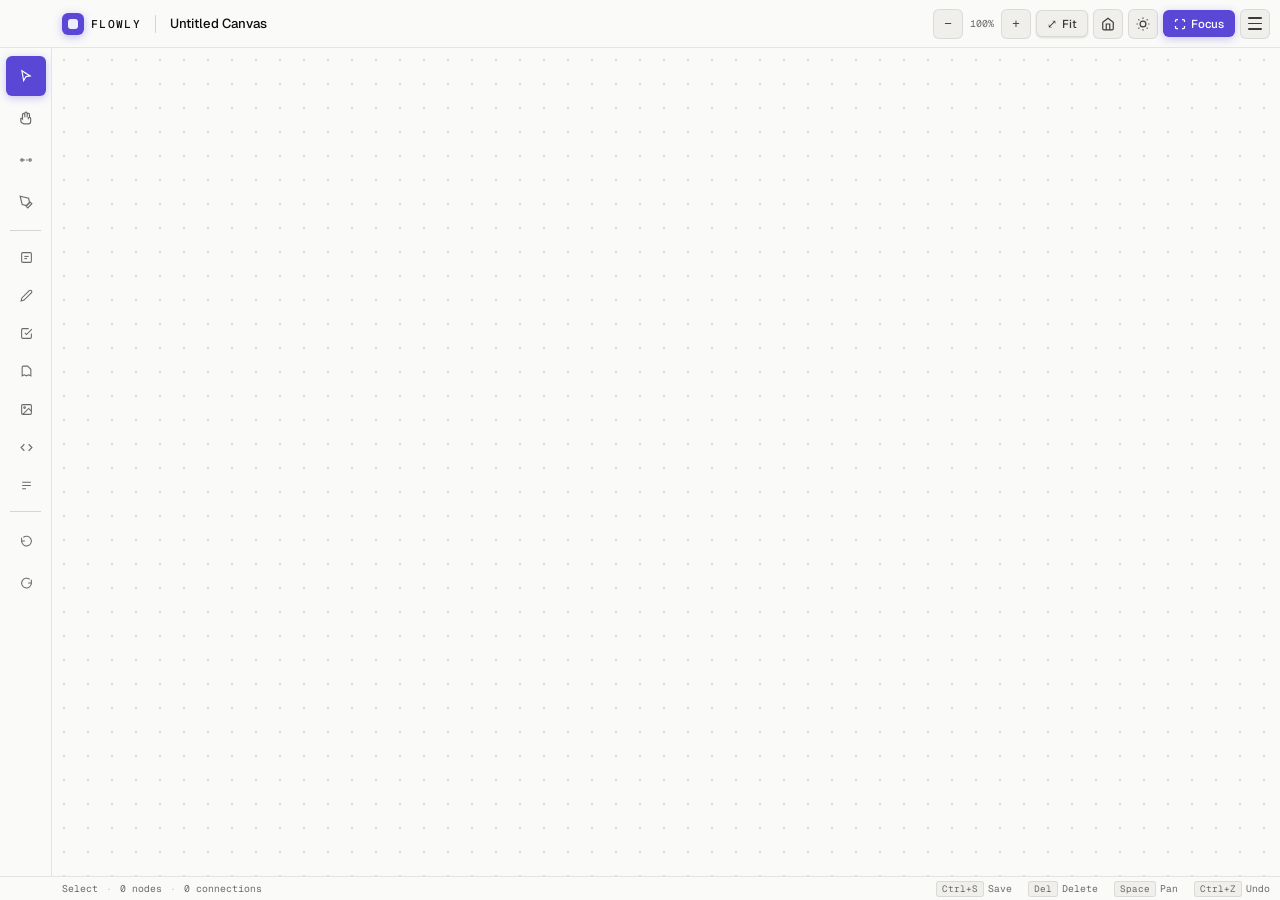
<file: Flowlynotes.html>
<!DOCTYPE html>
<html lang="en">
<head>
<meta charset="UTF-8">
<meta name="viewport" content="width=device-width, initial-scale=1.0, maximum-scale=1.0, user-scalable=no">
<title>Flowly Notes</title>
<link rel="preconnect" href="https://fonts.googleapis.com">
<link href="https://fonts.googleapis.com/css2?family=Geist:wght@300;400;500;600;700&family=Geist+Mono:wght@400;500&display=swap" rel="stylesheet">
<style>
/* ==================== VARS & RESET ==================== */
:root {
  --ink: #0f0f0f;
  --ink2: #1a1a1a;
  --ink3: #3a3a3a;
  --ink4: #6b6b6b;
  --ink5: #9b9b9b;
  --paper: #fafaf9;
  --paper2: #f0efec;
  --paper3: #e4e2de;
  --paper4: #d4d2cd;
  --accent: #5b47d6;
  --accent2: #7c6af0;
  --accent-inv: #ffffff;
  --border: rgba(0,0,0,0.09);
  --border2: rgba(0,0,0,0.15);
  --shadow-sm: 0 1px 3px rgba(0,0,0,0.08), 0 1px 2px rgba(0,0,0,0.06);
  --shadow: 0 2px 8px rgba(0,0,0,0.1), 0 1px 3px rgba(0,0,0,0.08);
  --shadow-lg: 0 8px 24px rgba(0,0,0,0.12), 0 2px 8px rgba(0,0,0,0.08);
  --shadow-node: 0 2px 12px rgba(0,0,0,0.08), 0 1px 4px rgba(0,0,0,0.05);
  --radius: 10px;
  --radius-sm: 6px;
  --radius-lg: 14px;
  --sidebar-w: 52px;
  --topbar-h: 48px;
  --font: 'Geist', system-ui, sans-serif;
  --mono: 'Geist Mono', monospace;
  color-scheme: light;
  --wire-color: rgba(91,71,214,0.4);
  --wire-glow: 0 0 8px rgba(91,71,214,0.6);
  --node-selected-glow: 0 0 0 2px rgba(91,71,214,0.4), 0 4px 16px rgba(91,71,214,0.15);
}
[data-theme="dark"] {
  --ink: #f0ede8;
  --ink2: #d8d4ce;
  --ink3: #a8a39b;
  --ink4: #706b62;
  --ink5: #48443d;
  --paper: #111110;
  --paper2: #1a1918;
  --paper3: #242220;
  --paper4: #2e2b28;
  --border: rgba(255,255,255,0.08);
  --border2: rgba(255,255,255,0.14);
  --shadow-sm: 0 1px 3px rgba(0,0,0,0.4);
  --shadow: 0 2px 8px rgba(0,0,0,0.5);
  --shadow-lg: 0 8px 24px rgba(0,0,0,0.6);
  --shadow-node: 0 2px 12px rgba(0,0,0,0.5), 0 1px 4px rgba(0,0,0,0.3);
  --wire-color: rgba(124,106,240,0.5);
  --wire-glow: 0 0 12px rgba(124,106,240,0.8);
  --node-selected-glow: 0 0 0 2px rgba(124,106,240,0.6), 0 4px 20px rgba(124,106,240,0.25);
  color-scheme: dark;
}

*,*::before,*::after { box-sizing:border-box; margin:0; padding:0; }
html, body {
  width:100%; height:100vh; overflow:hidden;
  background:var(--paper); color:var(--ink);
  font-family:var(--font); -webkit-font-smoothing:antialiased;
  touch-action:none;
}
::-webkit-scrollbar { width:3px; height:3px; }
::-webkit-scrollbar-track { background:transparent; }
::-webkit-scrollbar-thumb { background:var(--paper4); border-radius:2px; }

/* ==================== TOPBAR ==================== */
#topbar {
  position:fixed; top:0; left:0; right:0; height:var(--topbar-h);
  background:var(--paper); border-bottom:1px solid var(--border);
  display:flex; align-items:center; padding:0 10px 0 calc(var(--sidebar-w) + 10px);
  z-index:500; gap:6px; backdrop-filter:blur(8px);
}
.top-logo {
  display:flex; align-items:center; gap:7px;
  font-family:var(--mono); font-size:0.7rem; letter-spacing:0.12em;
  text-transform:uppercase; color:var(--ink); padding-right:8px; white-space:nowrap;
  font-weight:500;
}
.logo-mark {
  width:22px; height:22px; background:var(--accent);
  border-radius:6px; display:flex; align-items:center; justify-content:center;
  box-shadow:0 2px 8px rgba(91,71,214,0.35);
}
.logo-inner {
  width:10px; height:10px;
  background:white; border-radius:3px; opacity:0.9;
}
.top-div { width:1px; height:18px; background:var(--border2); flex-shrink:0; }
.top-title {
  background:transparent; border:none; outline:none;
  color:var(--ink); font-family:var(--font);
  font-size:0.82rem; font-weight:500; flex:1;
  min-width:100px; max-width:240px; padding:4px 8px;
  border-radius:var(--radius-sm); transition:background 0.15s;
}
.top-title:hover { background:var(--paper2); }
.top-title:focus { background:var(--paper3); }
.top-right { margin-left:auto; display:flex; align-items:center; gap:5px; }

.tb-btn {
  display:flex; align-items:center; gap:5px; padding:5px 10px;
  background:var(--paper2); border:1px solid var(--border);
  border-radius:var(--radius-sm); color:var(--ink3);
  font-family:var(--font); font-size:0.72rem; font-weight:500;
  cursor:pointer; transition:all 0.15s; white-space:nowrap;
  box-shadow:var(--shadow-sm);
}
.tb-btn:hover { background:var(--paper3); color:var(--ink); border-color:var(--border2); }
.tb-btn:active { transform:scale(0.97); }
.tb-btn.accent-btn {
  background:var(--accent); color:white; border-color:transparent;
  box-shadow:0 2px 8px rgba(91,71,214,0.3);
}
.tb-btn.accent-btn:hover { background:var(--accent2); }
.zoom-lbl { font-family:var(--mono); font-size:0.62rem; color:var(--ink4); min-width:34px; text-align:center; }
.tb-icon-btn {
  width:30px; height:30px; display:flex; align-items:center; justify-content:center;
  background:var(--paper2); border:1px solid var(--border); border-radius:var(--radius-sm);
  color:var(--ink3); cursor:pointer; transition:all 0.15s; font-size:0.8rem;
}
.tb-icon-btn:hover { background:var(--paper3); color:var(--ink); }

/* Hamburger Menu */
.hamburger-btn {
  width:30px; height:30px; display:flex; flex-direction:column; align-items:center;
  justify-content:center; gap:4px; background:var(--paper2);
  border:1px solid var(--border); border-radius:var(--radius-sm); cursor:pointer;
  transition:all 0.15s; flex-shrink:0;
}
.hamburger-btn:hover { background:var(--paper3); }
.hamburger-btn span { width:14px; height:1.5px; background:var(--ink3); border-radius:2px; transition:all 0.2s; }

#hamburger-menu {
  position:fixed; top:calc(var(--topbar-h) + 8px); right:12px; width:220px;
  background:var(--paper); border:1px solid var(--border2);
  border-radius:var(--radius-lg); padding:6px;
  z-index:9999; display:none; box-shadow:var(--shadow-lg);
}
#hamburger-menu.visible { display:block; animation:menuIn 0.15s cubic-bezier(0.34,1.56,0.64,1); }
@keyframes menuIn { from { opacity:0; transform:translateY(-8px) scale(0.97); } to { opacity:1; transform:none; } }
.hmenu-section { padding:4px 6px; font-size:0.62rem; color:var(--ink4); font-family:var(--mono); letter-spacing:0.08em; text-transform:uppercase; margin-top:4px; }
.hmenu-item {
  display:flex; align-items:center; gap:9px; padding:8px 10px;
  border-radius:var(--radius-sm); font-size:0.78rem; color:var(--ink2);
  cursor:pointer; transition:all 0.1s; font-weight:500;
}
.hmenu-item:hover { background:var(--paper2); color:var(--ink); }
.hmenu-item .hm-icon { width:18px; height:18px; display:flex; align-items:center; justify-content:center; opacity:0.7; flex-shrink:0; }
.hmenu-item .hm-kbd { margin-left:auto; font-family:var(--mono); font-size:0.6rem; color:var(--ink4); background:var(--paper3); padding:2px 5px; border-radius:3px; }
.hmenu-div { height:1px; background:var(--border); margin:4px 0; }
.hmenu-item.danger { color:#e03535; }
.hmenu-item.danger:hover { background:rgba(220,50,50,0.08); }

@media (max-width:600px) {
  .tb-txt { display:none; }
  #topbar { padding-left:calc(var(--sidebar-w) + 4px); padding-right:6px; gap:3px; }
  .tb-btn { padding:5px 7px; }
}

/* ==================== SIDEBAR ==================== */
#sidebar {
  position:fixed; top:var(--topbar-h); left:0; bottom:0;
  width:var(--sidebar-w); background:var(--paper);
  border-right:1px solid var(--border);
  display:flex; flex-direction:column; align-items:center;
  padding:8px 0; z-index:400; gap:2px; overflow:hidden;
}
.s-grp { display:flex; flex-direction:column; gap:2px; width:100%; padding:0 6px; }
.s-div { width:60%; height:1px; background:var(--border2); margin:6px auto; }
.s-btn {
  width:40px; height:40px; display:flex; align-items:center; justify-content:center;
  background:transparent; border:1px solid transparent;
  border-radius:var(--radius-sm); color:var(--ink4);
  cursor:pointer; transition:all 0.15s; position:relative; margin:0 auto;
}
.s-btn:hover { background:var(--paper2); color:var(--ink); border-color:var(--border); box-shadow:var(--shadow-sm); }
.s-btn.active { background:var(--accent); color:white; border-color:transparent; box-shadow:0 2px 8px rgba(91,71,214,0.3); }
.s-btn.node-add { height:36px; }

/* Tooltips — visible and styled */
.s-btn::after {
  content:attr(data-tip);
  position:absolute; left:calc(100% + 10px); top:50%; transform:translateY(-50%);
  background:var(--ink); color:var(--accent-inv);
  padding:4px 10px; border-radius:6px;
  font-family:var(--font); font-size:0.68rem; font-weight:500;
  white-space:nowrap; opacity:0; pointer-events:none;
  transition:opacity 0.15s; z-index:9999;
  box-shadow:var(--shadow);
}
.s-btn::before {
  content:''; position:absolute; left:calc(100% + 5px); top:50%; transform:translateY(-50%);
  border:4px solid transparent; border-right-color:var(--ink);
  opacity:0; pointer-events:none; transition:opacity 0.15s; z-index:9999;
}
.s-btn:hover::after, .s-btn:hover::before { opacity:1; }

/* ==================== CANVAS ==================== */
#canvas-wrapper {
  position:fixed; top:var(--topbar-h); left:var(--sidebar-w); right:0; bottom:0;
  overflow:hidden; background:var(--paper); cursor:default;
}
/* Refined dot grid */
#canvas-wrapper::before {
  content:''; position:absolute; inset:0;
  background-image: radial-gradient(circle, var(--ink5) 1px, transparent 1px);
  background-size:24px 24px; pointer-events:none; z-index:0; opacity:0.35;
}
[data-theme="dark"] #canvas-wrapper::before { opacity:0.2; }
#canvas-viewport { position:absolute; inset:0; z-index:1; overflow:hidden; }
#canvas-surface { position:absolute; width:100%; height:100%; transform-origin:0 0; }
#connection-canvas { position:absolute; inset:0; z-index:2; pointer-events:none; }
#draw-canvas { position:absolute; inset:0; z-index:10; pointer-events:none; }
#draw-canvas.active { pointer-events:all; cursor:crosshair; }

/* ==================== NODES ==================== */
.node {
  position:absolute; min-width:200px;
  background:var(--paper); border:1px solid var(--border2);
  border-radius:var(--radius-lg); box-shadow:var(--shadow-node);
  cursor:grab; z-index:10; overflow:visible; user-select:none;
  transition:box-shadow 0.2s, border-color 0.2s;
  animation:nodeIn 0.22s cubic-bezier(0.34,1.56,0.64,1);
}
@keyframes nodeIn { from { transform:scale(0.88); opacity:0; } to { transform:scale(1); opacity:1; } }
.node:active { cursor:grabbing; }
.node.selected {
  border-color:var(--accent);
  box-shadow:var(--node-selected-glow);
}
.node.pinned { border-style:dashed; }
.node:hover { border-color:var(--border2); box-shadow:var(--shadow); }
.node.selected:hover { border-color:var(--accent); box-shadow:var(--node-selected-glow); }

/* connect dots */
.connect-dot {
  width:10px; height:10px; border-radius:50%;
  background:var(--accent); border:2px solid var(--paper);
  position:absolute; cursor:crosshair;
  transition:all 0.15s; z-index:20; opacity:0;
  box-shadow:0 0 0 1px var(--accent);
}
.node:hover .connect-dot { opacity:1; }
.connect-dot:hover { transform:scale(1.6) !important; box-shadow:0 0 8px var(--accent); }
.connect-dot.top { top:-5px; left:50%; transform:translateX(-50%); }
.connect-dot.bottom { bottom:-5px; left:50%; transform:translateX(-50%); }
.connect-dot.left { left:-5px; top:50%; transform:translateY(-50%); }
.connect-dot.right { right:-5px; top:50%; transform:translateY(-50%); }
.connect-dot:hover.top { transform:translateX(-50%) scale(1.6); }
.connect-dot:hover.bottom { transform:translateX(-50%) scale(1.6); }
.connect-dot:hover.left { transform:translateY(-50%) scale(1.6); }
.connect-dot:hover.right { transform:translateY(-50%) scale(1.6); }

/* resize */
.resize-handle {
  position:absolute; bottom:0; right:0;
  width:18px; height:18px; cursor:nwse-resize; opacity:0; transition:opacity 0.15s;
  display:flex; align-items:flex-end; justify-content:flex-end; padding:4px;
}
.node:hover .resize-handle { opacity:1; }
.resize-handle::after {
  content:''; width:8px; height:8px;
  border-right:2px solid var(--ink4); border-bottom:2px solid var(--ink4);
  border-radius:0 0 3px 0;
}

/* node header */
.node-header {
  display:flex; align-items:center; gap:6px;
  padding:9px 12px 7px; border-bottom:1px solid var(--border);
  cursor:grab; border-radius:var(--radius-lg) var(--radius-lg) 0 0;
}
.node-header:active { cursor:grabbing; }
.node-icon { width:16px; height:16px; display:flex; align-items:center; justify-content:center; opacity:0.5; flex-shrink:0; }
.node-type-tag {
  font-family:var(--mono); font-size:0.58rem; letter-spacing:0.08em;
  text-transform:uppercase; color:var(--ink4); background:var(--paper2);
  padding:2px 5px; border-radius:3px; font-weight:500;
}
.node-title-input {
  flex:1; background:transparent; border:none; outline:none;
  color:var(--ink); font-family:var(--font); font-size:0.78rem; font-weight:600;
  min-width:0; letter-spacing:-0.01em;
}
.node-title-input::placeholder { color:var(--ink5); }
.node-actions { display:flex; gap:2px; opacity:0; transition:opacity 0.15s; }
.node:hover .node-actions { opacity:1; }
.node-action-btn {
  width:22px; height:22px; display:flex; align-items:center; justify-content:center;
  background:transparent; border:none; border-radius:4px;
  color:var(--ink4); cursor:pointer; font-size:0.65rem; transition:all 0.12s;
}
.node-action-btn:hover { background:var(--paper3); color:var(--ink); }
.node-action-btn.danger:hover { color:#e03535; background:rgba(220,50,50,0.08); }
.node-body { padding:10px 12px 12px; }

/* NOTE */
.text-toolbar {
  display:flex; gap:2px; padding:5px 10px;
  border-bottom:1px solid var(--border); flex-wrap:wrap; background:var(--paper2);
}
.fmt-btn {
  width:24px; height:24px; display:flex; align-items:center; justify-content:center;
  background:transparent; border:none; border-radius:4px;
  color:var(--ink4); cursor:pointer; font-size:0.7rem; font-weight:700;
  transition:all 0.1s;
}
.fmt-btn:hover { background:var(--paper3); color:var(--ink); }
.fmt-sep { width:1px; height:14px; background:var(--border2); margin:0 3px; align-self:center; }
.note-editor {
  width:100%; min-height:80px; background:transparent; border:none; outline:none;
  resize:none; color:var(--ink); font-family:var(--font); font-size:0.8rem;
  line-height:1.7; user-select:text; overflow:hidden; word-break:break-word;
}
.note-editor:empty::before { content:'Start writing...'; color:var(--ink5); }

/* WRITER */
.writer-editor {
  width:100%; min-height:180px; background:transparent; border:none; outline:none;
  resize:none; color:var(--ink); font-family:var(--font); font-size:0.9rem;
  line-height:1.85; user-select:text; overflow:hidden; word-break:break-word;
  letter-spacing:-0.005em;
}
.writer-editor:empty::before { content:'Write freely. No limits.'; color:var(--ink5); font-style:italic; }
.writer-wordcount { padding:4px 12px 6px; font-family:var(--mono); font-size:0.6rem; color:var(--ink4); border-top:1px solid var(--border); }

/* TODO */
.todo-progress { height:2px; background:var(--paper3); border-radius:2px; margin:4px 0; overflow:hidden; }
.todo-progress-fill { height:100%; background:var(--accent); border-radius:2px; transition:width 0.3s ease; }
.todo-stats { font-family:var(--mono); font-size:0.62rem; color:var(--ink4); margin-bottom:8px; }
.todo-list { display:flex; flex-direction:column; gap:4px; }
.todo-item { display:flex; align-items:flex-start; gap:8px; padding:4px 5px; border-radius:6px; transition:background 0.1s; }
.todo-item:hover { background:var(--paper2); }
.todo-checkbox {
  width:15px; height:15px; flex-shrink:0; margin-top:2px;
  border:1.5px solid var(--paper4); border-radius:4px;
  background:transparent; cursor:pointer; appearance:none;
  position:relative; transition:all 0.15s;
}
.todo-checkbox:checked { background:var(--accent); border-color:var(--accent); box-shadow:0 1px 4px rgba(91,71,214,0.3); }
.todo-checkbox:checked::after {
  content:''; position:absolute; left:3px; top:0px;
  width:5px; height:8px; border:2px solid white;
  border-left:none; border-top:none; transform:rotate(45deg);
}
.todo-text {
  flex:1; background:transparent; border:none; outline:none;
  color:var(--ink); font-family:var(--font); font-size:0.78rem;
  line-height:1.5; resize:none; overflow:hidden; min-height:20px; user-select:text;
}
.todo-text.done { text-decoration:line-through; color:var(--ink4); }
.todo-delete { width:16px; height:16px; background:transparent; border:none; color:var(--ink4); cursor:pointer; font-size:0.65rem; opacity:0; transition:opacity 0.1s; display:flex; align-items:center; justify-content:center; flex-shrink:0; border-radius:3px; }
.todo-item:hover .todo-delete { opacity:1; }
.todo-item:hover .todo-delete:hover { background:rgba(220,50,50,0.1); color:#e03535; }
.todo-add-btn {
  display:flex; align-items:center; gap:6px; width:100%; padding:6px 5px;
  background:transparent; border:none; border-top:1px solid var(--border);
  color:var(--ink4); font-size:0.72rem; cursor:pointer; margin-top:5px;
  border-radius:0 0 8px 8px; font-family:var(--font); transition:color 0.1s;
}
.todo-add-btn:hover { color:var(--accent); }

/* STICKY */
.node-sticky { background:#fefce8; border-color:rgba(200,170,0,0.2); }
[data-theme="dark"] .node-sticky { background:#1a1800; border-color:rgba(200,170,0,0.15); }
.sticky-strip { height:3px; border-radius:var(--radius-lg) var(--radius-lg) 0 0; background:linear-gradient(90deg,#f59e0b,#fbbf24); }
.sticky-body {
  padding:10px 12px; min-height:100px; width:100%; background:transparent;
  border:none; outline:none; resize:none;
  color:#78350f; font-family:var(--font); font-size:0.82rem; line-height:1.7;
  overflow:hidden; user-select:text;
}
[data-theme="dark"] .sticky-body { color:#fcd34d; }
.sticky-body::placeholder { color:rgba(120,53,15,0.4); }
[data-theme="dark"] .sticky-body::placeholder { color:rgba(252,211,77,0.3); }

/* IMAGE */
.image-drop-zone {
  min-height:120px; display:flex; flex-direction:column; align-items:center;
  justify-content:center; gap:8px; padding:24px 20px;
  border:1.5px dashed var(--border2); margin:10px;
  border-radius:var(--radius); cursor:pointer; transition:all 0.2s;
  color:var(--ink4); font-size:0.74rem; text-align:center;
}
.image-drop-zone:hover { border-color:var(--accent); color:var(--accent); background:rgba(91,71,214,0.04); }
.node-image .node-body { padding:0; overflow:hidden; border-radius:0 0 var(--radius-lg) var(--radius-lg); }
.node-image img { width:100%; height:auto; display:block; border-radius:0 0 var(--radius-lg) var(--radius-lg); object-fit:cover; max-height:300px; }
.image-caption { padding:6px 12px; background:transparent; border:none; border-top:1px solid var(--border); outline:none; width:100%; color:var(--ink4); font-family:var(--mono); font-size:0.68rem; user-select:text; }

/* EMBED */
.embed-input-area { padding:10px; display:flex; gap:6px; align-items:center; }
.embed-url-input { flex:1; background:var(--paper2); border:1px solid var(--border); border-radius:var(--radius-sm); padding:6px 10px; color:var(--ink); font-family:var(--mono); font-size:0.7rem; outline:none; user-select:text; transition:border-color 0.15s; }
.embed-url-input:focus { border-color:var(--accent); }
.embed-go-btn { padding:6px 14px; background:var(--accent); border:none; border-radius:var(--radius-sm); color:white; font-family:var(--font); font-size:0.72rem; font-weight:600; cursor:pointer; transition:all 0.15s; }
.embed-go-btn:hover { background:var(--accent2); }
.node-embed iframe { width:100%; height:200px; border:none; border-top:1px solid var(--border); border-radius:0 0 var(--radius-lg) var(--radius-lg); }

/* HEADING */
.node-heading { min-width:180px; background:transparent; border:none; box-shadow:none; }
.node-heading:hover { border-color:transparent; box-shadow:none; }
.node-heading.selected { border:1.5px solid var(--accent); border-radius:var(--radius); box-shadow:var(--node-selected-glow); }
.heading-text {
  background:transparent; border:none; outline:none;
  color:var(--ink); font-family:var(--font);
  font-size:1.6rem; font-weight:700; width:100%; padding:6px 10px;
  user-select:text; letter-spacing:-0.025em; line-height:1.2;
}
.heading-text::placeholder { color:var(--ink5); }

/* ==================== CONTEXT MENUS ==================== */
.context-menu {
  position:fixed; background:var(--paper); border:1px solid var(--border2);
  border-radius:var(--radius-lg); padding:6px; min-width:180px;
  z-index:9999; display:none; box-shadow:var(--shadow-lg);
}
.context-menu.visible { display:block; animation:menuIn 0.14s ease; }
.ctx-item {
  display:flex; align-items:center; gap:8px; padding:7px 10px;
  border-radius:var(--radius-sm); font-size:0.77rem; font-family:var(--font);
  color:var(--ink2); cursor:pointer; transition:all 0.1s; font-weight:500;
}
.ctx-item:hover { background:var(--paper2); color:var(--ink); }
.ctx-item.danger { color:#e03535; }
.ctx-item.danger:hover { background:rgba(220,50,50,0.08); }
.ctx-divider { height:1px; background:var(--border); margin:4px 0; }

/* ==================== COLOR PICKER ==================== */
.color-picker-popup {
  position:fixed; background:var(--paper); border:1px solid var(--border2);
  border-radius:var(--radius); padding:12px; z-index:9999; display:none;
  box-shadow:var(--shadow-lg);
}
.color-picker-popup.visible { display:block; animation:menuIn 0.14s ease; }
.color-picker-popup h4 { font-size:0.68rem; color:var(--ink4); font-family:var(--mono); letter-spacing:0.08em; text-transform:uppercase; margin-bottom:8px; }
.color-swatches { display:grid; grid-template-columns:repeat(4,1fr); gap:7px; }
.swatch { width:30px; height:30px; border-radius:6px; cursor:pointer; border:2px solid transparent; transition:all 0.15s; }
.swatch:hover { transform:scale(1.15); border-color:var(--accent); }

/* ==================== STATUSBAR ==================== */
#statusbar {
  position:fixed; bottom:0; left:0; right:0; height:24px;
  background:var(--paper); border-top:1px solid var(--border);
  display:flex; align-items:center; padding:0 10px 0 calc(var(--sidebar-w) + 10px);
  z-index:500; font-family:var(--mono); font-size:0.61rem; color:var(--ink4); gap:0;
}
.sb-sep { margin:0 8px; opacity:0.4; }
.sb-right { margin-left:auto; display:flex; align-items:center; gap:4px; }
.sb-kbd { display:inline-block; padding:1px 5px; background:var(--paper2); border:1px solid var(--border); border-radius:3px; font-family:var(--mono); font-size:0.58rem; color:var(--ink4); }
@media (max-width:600px) { .sb-right { display:none; } }

/* ==================== TOAST ==================== */
#toast {
  position:fixed; bottom:36px; left:50%;
  transform:translateX(-50%) translateY(10px);
  background:var(--ink); border-radius:20px;
  padding:7px 18px; font-family:var(--font); font-size:0.75rem; font-weight:500;
  color:var(--accent-inv); z-index:9999; opacity:0;
  transition:all 0.25s; pointer-events:none; box-shadow:var(--shadow-lg);
}
#toast.show { opacity:1; transform:translateX(-50%) translateY(0); }

/* ==================== SELECTION BOX ==================== */
.selection-box {
  position:absolute; border:1.5px solid var(--accent);
  background:rgba(91,71,214,0.05); pointer-events:none; z-index:50; border-radius:4px;
}

/* ==================== DRAW TOOLBAR ==================== */
#draw-toolbar {
  position:fixed; bottom:34px; left:50%; transform:translateX(-50%);
  background:var(--paper); border:1px solid var(--border2); border-radius:30px;
  padding:7px 16px; display:flex; align-items:center; gap:9px;
  z-index:800; opacity:0; pointer-events:none; transition:opacity 0.2s;
  box-shadow:var(--shadow-lg);
}
#draw-toolbar.visible { opacity:1; pointer-events:all; }
.draw-color { width:18px; height:18px; border-radius:50%; cursor:pointer; border:2px solid transparent; transition:all 0.15s; }
.draw-color:hover, .draw-color.active { border-color:var(--accent); transform:scale(1.2); }
.draw-size { width:60px; accent-color:var(--accent); }
.draw-lbl { font-family:var(--mono); font-size:0.62rem; color:var(--ink4); }
.draw-tool-btn { padding:4px 10px; background:transparent; border:1px solid var(--border); border-radius:20px; color:var(--ink3); font-family:var(--font); font-size:0.68rem; cursor:pointer; transition:all 0.15s; }
.draw-tool-btn:hover, .draw-tool-btn.active { background:var(--accent); color:white; border-color:transparent; }
.draw-clear-btn { padding:4px 10px; background:transparent; border:1px solid rgba(220,50,50,0.3); border-radius:20px; color:#e03535; font-family:var(--font); font-size:0.68rem; cursor:pointer; }

/* ==================== FOCUS MODE ==================== */
body.focus-mode #topbar,
body.focus-mode #sidebar,
body.focus-mode #statusbar { opacity:0; pointer-events:none; }
body.focus-mode #canvas-wrapper { top:0; left:0; right:0; bottom:0; }

/* panning */
body.panning { cursor:grabbing !important; }
body.panning * { cursor:grabbing !important; }

/* mobile */
@media (pointer:coarse) {
  .s-btn { width:46px; height:46px; }
  .node-action-btn { width:26px; height:26px; font-size:0.8rem; }
  .node-actions { opacity:1; }
  .connect-dot { opacity:1; width:14px; height:14px; }
  .resize-handle { opacity:1; width:24px; height:24px; }
}

@media (max-width:600px) { :root { --sidebar-w:46px; } }
</style>
</head>
<body>

<!-- TOPBAR -->
<header id="topbar">
  <div class="top-logo">
    <div class="logo-mark"><div class="logo-inner"></div></div>
    <span class="tb-txt">Flowly</span>
  </div>
  <div class="top-div"></div>
  <input class="top-title" id="canvas-title" value="Untitled Canvas" spellcheck="false">
  <div class="top-right">
    <div style="display:flex;align-items:center;gap:2px;">
      <button class="tb-icon-btn" id="btn-zoom-out" title="Zoom out">−</button>
      <span class="zoom-lbl" id="zoom-label">100%</span>
      <button class="tb-icon-btn" id="btn-zoom-in" title="Zoom in">+</button>
    </div>
    <button class="tb-btn" id="btn-fit" title="Fit all to screen">⤢ <span class="tb-txt">Fit</span></button>
    <button class="tb-icon-btn" id="btn-home" title="Back to home">
      <svg width="14" height="14" viewBox="0 0 24 24" fill="none" stroke="currentColor" stroke-width="2"><path d="M3 9l9-7 9 7v11a2 2 0 0 1-2 2H5a2 2 0 0 1-2-2z"/><polyline points="9 22 9 12 15 12 15 22"/></svg>
    </button>
    <button class="tb-icon-btn" id="btn-theme" title="Toggle dark/light mode">
      <svg width="14" height="14" id="theme-icon" viewBox="0 0 24 24" fill="none" stroke="currentColor" stroke-width="2"><circle cx="12" cy="12" r="5"/><line x1="12" y1="1" x2="12" y2="3"/><line x1="12" y1="21" x2="12" y2="23"/><line x1="4.22" y1="4.22" x2="5.64" y2="5.64"/><line x1="18.36" y1="18.36" x2="19.78" y2="19.78"/><line x1="1" y1="12" x2="3" y2="12"/><line x1="21" y1="12" x2="23" y2="12"/><line x1="4.22" y1="19.78" x2="5.64" y2="18.36"/><line x1="18.36" y1="5.64" x2="19.78" y2="4.22"/></svg>
    </button>
    <button class="tb-btn accent-btn" id="btn-present">
      <svg width="12" height="12" viewBox="0 0 24 24" fill="none" stroke="currentColor" stroke-width="2.5"><path d="M8 3H5a2 2 0 0 0-2 2v3m18 0V5a2 2 0 0 0-2-2h-3m0 18h3a2 2 0 0 0 2-2v-3M3 16v3a2 2 0 0 0 2 2h3"/></svg>
      <span class="tb-txt">Focus</span>
    </button>
    <div class="hamburger-btn" id="btn-hamburger" title="Menu">
      <span></span><span></span><span></span>
    </div>
  </div>
</header>

<!-- HAMBURGER MENU -->
<div id="hamburger-menu">
  <div class="hmenu-section">File</div>
  <div class="hmenu-item" data-action="new">
    <span class="hm-icon"><svg width="14" height="14" viewBox="0 0 24 24" fill="none" stroke="currentColor" stroke-width="2"><path d="M12 5v14M5 12h14"/></svg></span>
    New Canvas <span class="hm-kbd">Ctrl+N</span>
  </div>
  <div class="hmenu-item" data-action="save">
    <span class="hm-icon"><svg width="14" height="14" viewBox="0 0 24 24" fill="none" stroke="currentColor" stroke-width="2"><path d="M19 21H5a2 2 0 0 1-2-2V5a2 2 0 0 1 2-2h11l5 5v11a2 2 0 0 1-2 2z"/><polyline points="17 21 17 13 7 13 7 21"/><polyline points="7 3 7 8 15 8"/></svg></span>
    Save as JSON <span class="hm-kbd">Ctrl+S</span>
  </div>
  <div class="hmenu-item" data-action="load">
    <span class="hm-icon"><svg width="14" height="14" viewBox="0 0 24 24" fill="none" stroke="currentColor" stroke-width="2"><path d="M22 19a2 2 0 0 1-2 2H4a2 2 0 0 1-2-2V5a2 2 0 0 1 2-2h5l2 3h9a2 2 0 0 1 2 2z"/></svg></span>
    Load File <span class="hm-kbd">Ctrl+O</span>
  </div>
  <div class="hmenu-div"></div>
  <div class="hmenu-section">Edit</div>
  <div class="hmenu-item" data-action="undo">
    <span class="hm-icon"><svg width="14" height="14" viewBox="0 0 24 24" fill="none" stroke="currentColor" stroke-width="2"><path d="M3 7v6h6"/><path d="M3 13A9 9 0 1 0 6 6.4"/></svg></span>
    Undo <span class="hm-kbd">Ctrl+Z</span>
  </div>
  <div class="hmenu-item" data-action="redo">
    <span class="hm-icon"><svg width="14" height="14" viewBox="0 0 24 24" fill="none" stroke="currentColor" stroke-width="2"><path d="M21 7v6h-6"/><path d="M21 13A9 9 0 1 1 18 6.4"/></svg></span>
    Redo <span class="hm-kbd">Ctrl+Y</span>
  </div>
  <div class="hmenu-item" data-action="select-all">
    <span class="hm-icon"><svg width="14" height="14" viewBox="0 0 24 24" fill="none" stroke="currentColor" stroke-width="2"><rect x="3" y="3" width="7" height="7"/><rect x="14" y="3" width="7" height="7"/><rect x="3" y="14" width="7" height="7"/><rect x="14" y="14" width="7" height="7"/></svg></span>
    Select All <span class="hm-kbd">Ctrl+A</span>
  </div>
  <div class="hmenu-item" data-action="clear-conn">
    <span class="hm-icon"><svg width="14" height="14" viewBox="0 0 24 24" fill="none" stroke="currentColor" stroke-width="2"><line x1="18" y1="6" x2="6" y2="18"/><line x1="6" y1="6" x2="18" y2="18"/></svg></span>
    Clear Connections
  </div>
  <div class="hmenu-div"></div>
  <div class="hmenu-item" data-action="zoom-reset">
    <span class="hm-icon"><svg width="14" height="14" viewBox="0 0 24 24" fill="none" stroke="currentColor" stroke-width="2"><circle cx="11" cy="11" r="8"/><line x1="21" y1="21" x2="16.65" y2="16.65"/></svg></span>
    Reset Zoom <span class="hm-kbd">0</span>
  </div>
  <div class="hmenu-div"></div>
  <div class="hmenu-item danger" data-action="clear-all">
    <span class="hm-icon"><svg width="14" height="14" viewBox="0 0 24 24" fill="none" stroke="currentColor" stroke-width="2"><polyline points="3 6 5 6 21 6"/><path d="M19 6l-1 14a2 2 0 0 1-2 2H8a2 2 0 0 1-2-2L5 6"/></svg></span>
    Clear Canvas
  </div>
</div>

<!-- SIDEBAR -->
<aside id="sidebar">
  <div class="s-grp">
    <button class="s-btn active" data-tool="select" data-tip="Select (V)">
      <svg width="14" height="14" viewBox="0 0 24 24" fill="none" stroke="currentColor" stroke-width="2"><path d="M5 3l14 9-7 1-4 7z"/></svg>
    </button>
    <button class="s-btn" data-tool="pan" data-tip="Pan (H / Space)">
      <svg width="14" height="14" viewBox="0 0 24 24" fill="none" stroke="currentColor" stroke-width="2"><path d="M18 11V6a2 2 0 0 0-4 0v5M14 10V4a2 2 0 0 0-4 0v6M10 10.5V6a2 2 0 0 0-4 0v8l-1.6-1.6C4.1 12 3 12.5 3 13.7V16c0 2.6 1.8 4.8 4.3 5.5L8 22h8c2.2 0 4-1.8 4-4v-5a2 2 0 0 0-4 0v1"/></svg>
    </button>
    <button class="s-btn" data-tool="connect" data-tip="Connect Nodes (C)">
      <svg width="14" height="14" viewBox="0 0 24 24" fill="none" stroke="currentColor" stroke-width="2"><circle cx="5" cy="12" r="2"/><circle cx="19" cy="12" r="2"/><line x1="7" y1="12" x2="17" y2="12" stroke-dasharray="3 2"/></svg>
    </button>
    <button class="s-btn" data-tool="draw" data-tip="Freehand Draw (D)">
      <svg width="14" height="14" viewBox="0 0 24 24" fill="none" stroke="currentColor" stroke-width="2"><path d="M12 19l7-7 3 3-7 7-3-3z"/><path d="M18 13l-1.5-7.5L2 2l3.5 14.5L13 18l5-5z"/></svg>
    </button>
  </div>
  <div class="s-div"></div>
  <div class="s-grp">
    <button class="s-btn node-add" data-node="note" data-tip="Note (N)">
      <svg width="13" height="13" viewBox="0 0 24 24" fill="none" stroke="currentColor" stroke-width="2"><rect x="3" y="3" width="18" height="18" rx="2"/><line x1="8" y1="10" x2="16" y2="10"/><line x1="8" y1="14" x2="13" y2="14"/></svg>
    </button>
    <button class="s-btn node-add" data-node="writer" data-tip="Writer — Free Write (W)">
      <svg width="13" height="13" viewBox="0 0 24 24" fill="none" stroke="currentColor" stroke-width="2"><path d="M17 3a2.828 2.828 0 1 1 4 4L7.5 20.5 2 22l1.5-5.5L17 3z"/></svg>
    </button>
    <button class="s-btn node-add" data-node="todo" data-tip="Todo List (T)">
      <svg width="13" height="13" viewBox="0 0 24 24" fill="none" stroke="currentColor" stroke-width="2"><polyline points="9 11 12 14 22 4"/><path d="M21 12v7a2 2 0 0 1-2 2H5a2 2 0 0 1-2-2V5a2 2 0 0 1 2-2h11"/></svg>
    </button>
    <button class="s-btn node-add" data-node="sticky" data-tip="Sticky Note (S)">
      <svg width="13" height="13" viewBox="0 0 24 24" fill="none" stroke="currentColor" stroke-width="2"><path d="M14 2H6a2 2 0 0 0-2 2v16l4-2 4 2 4-2 4 2V8z"/></svg>
    </button>
    <button class="s-btn node-add" data-node="image" data-tip="Image Block (I)">
      <svg width="13" height="13" viewBox="0 0 24 24" fill="none" stroke="currentColor" stroke-width="2"><rect x="3" y="3" width="18" height="18" rx="2"/><circle cx="8.5" cy="8.5" r="1.5"/><polyline points="21 15 16 10 5 21"/></svg>
    </button>
    <button class="s-btn node-add" data-node="embed" data-tip="Embed URL (E)">
      <svg width="13" height="13" viewBox="0 0 24 24" fill="none" stroke="currentColor" stroke-width="2"><polyline points="16 18 22 12 16 6"/><polyline points="8 6 2 12 8 18"/></svg>
    </button>
    <button class="s-btn node-add" data-node="heading" data-tip="Heading / Title">
      <svg width="13" height="13" viewBox="0 0 24 24" fill="none" stroke="currentColor" stroke-width="2"><path d="M4 6h16M4 12h16M4 18h7"/></svg>
    </button>
  </div>
  <div class="s-div"></div>
  <div class="s-grp">
    <button class="s-btn" id="btn-undo" data-tip="Undo (Ctrl+Z)">
      <svg width="13" height="13" viewBox="0 0 24 24" fill="none" stroke="currentColor" stroke-width="2"><path d="M3 7v6h6"/><path d="M3 13A9 9 0 1 0 6 6.4"/></svg>
    </button>
    <button class="s-btn" id="btn-redo" data-tip="Redo (Ctrl+Y)">
      <svg width="13" height="13" viewBox="0 0 24 24" fill="none" stroke="currentColor" stroke-width="2"><path d="M21 7v6h-6"/><path d="M21 13A9 9 0 1 1 18 6.4"/></svg>
    </button>
  </div>
</aside>

<!-- CANVAS -->
<div id="canvas-wrapper">
  <canvas id="connection-canvas"></canvas>
  <div id="canvas-viewport">
    <div id="canvas-surface"></div>
  </div>
  <canvas id="draw-canvas"></canvas>
</div>

<!-- CONTEXT MENUS -->
<div class="context-menu" id="context-menu">
  <div class="ctx-item" data-action="add-note">
    <svg width="13" height="13" viewBox="0 0 24 24" fill="none" stroke="currentColor" stroke-width="2"><rect x="3" y="3" width="18" height="18" rx="2"/><line x1="8" y1="10" x2="16" y2="10"/><line x1="8" y1="14" x2="13" y2="14"/></svg> Note
  </div>
  <div class="ctx-item" data-action="add-writer">
    <svg width="13" height="13" viewBox="0 0 24 24" fill="none" stroke="currentColor" stroke-width="2"><path d="M17 3a2.828 2.828 0 1 1 4 4L7.5 20.5 2 22l1.5-5.5L17 3z"/></svg> Writer
  </div>
  <div class="ctx-item" data-action="add-todo">
    <svg width="13" height="13" viewBox="0 0 24 24" fill="none" stroke="currentColor" stroke-width="2"><polyline points="9 11 12 14 22 4"/><path d="M21 12v7a2 2 0 0 1-2 2H5a2 2 0 0 1-2-2V5a2 2 0 0 1 2-2h11"/></svg> Todo
  </div>
  <div class="ctx-item" data-action="add-sticky">
    <svg width="13" height="13" viewBox="0 0 24 24" fill="none" stroke="currentColor" stroke-width="2"><path d="M14 2H6a2 2 0 0 0-2 2v16l4-2 4 2 4-2 4 2V8z"/></svg> Sticky
  </div>
  <div class="ctx-item" data-action="add-image">
    <svg width="13" height="13" viewBox="0 0 24 24" fill="none" stroke="currentColor" stroke-width="2"><rect x="3" y="3" width="18" height="18" rx="2"/><circle cx="8.5" cy="8.5" r="1.5"/><polyline points="21 15 16 10 5 21"/></svg> Image
  </div>
  <div class="ctx-item" data-action="add-embed">
    <svg width="13" height="13" viewBox="0 0 24 24" fill="none" stroke="currentColor" stroke-width="2"><polyline points="16 18 22 12 16 6"/><polyline points="8 6 2 12 8 18"/></svg> Embed
  </div>
  <div class="ctx-item" data-action="add-heading">
    <svg width="13" height="13" viewBox="0 0 24 24" fill="none" stroke="currentColor" stroke-width="2"><path d="M4 6h16M4 12h16M4 18h7"/></svg> Heading
  </div>
  <div class="ctx-divider"></div>
  <div class="ctx-item" data-action="select-all">Select All</div>
  <div class="ctx-item danger" data-action="clear-all">Clear Canvas</div>
</div>

<div class="context-menu" id="node-context-menu">
  <div class="ctx-item" data-action="pin-node">📌 Pin / Unpin</div>
  <div class="ctx-item" data-action="color-node">🎨 Change Color</div>
  <div class="ctx-item" data-action="duplicate-node">⧉ Duplicate</div>
  <div class="ctx-item" data-action="copy-node">Copy</div>
  <div class="ctx-divider"></div>
  <div class="ctx-item danger" data-action="delete-node">Delete</div>
</div>

<div class="color-picker-popup" id="color-picker-popup">
  <h4>Node Color</h4>
  <div class="color-swatches">
    <div class="swatch" data-color="" style="background:var(--paper);border:1.5px solid var(--border2)" title="Default"></div>
    <div class="swatch" data-color="#e8f4e8" style="background:#e8f4e8" title="Mint"></div>
    <div class="swatch" data-color="#e8eef8" style="background:#e8eef8" title="Sky"></div>
    <div class="swatch" data-color="#f0e8f8" style="background:#f0e8f8" title="Lavender"></div>
    <div class="swatch" data-color="#f8e8e8" style="background:#f8e8e8" title="Rose"></div>
    <div class="swatch" data-color="#fef9e7" style="background:#fef9e7" title="Cream"></div>
    <div class="swatch" data-color="#1a1a1a" style="background:#1a1a1a" title="Dark"></div>
    <div class="swatch" data-color="#0e1a0e" style="background:#0e1a0e" title="Forest"></div>
  </div>
</div>

<!-- STATUSBAR -->
<div id="statusbar">
  <span id="status-tool">Select</span>
  <span class="sb-sep">·</span>
  <span id="status-nodes">0 nodes</span>
  <span class="sb-sep">·</span>
  <span id="status-conn">0 connections</span>
  <div class="sb-right">
    <span class="sb-kbd">Ctrl+S</span> Save &nbsp;
    <span class="sb-kbd">Del</span> Delete &nbsp;
    <span class="sb-kbd">Space</span> Pan &nbsp;
    <span class="sb-kbd">Ctrl+Z</span> Undo
  </div>
</div>

<!-- TOAST -->
<div id="toast"></div>

<!-- HIDDEN INPUTS -->
<input type="file" id="file-input" accept=".json" style="display:none">
<input type="file" id="image-file-input" accept="image/*" style="display:none">

<script>
/* ===================================================
   FLOWLY NOTES — Full App Logic
   =================================================== */
const state = {
  nodes:[], connections:[], selectedNodes:new Set(),
  tool:'select', zoom:1, panX:0, panY:0,
  dragging:null, resizing:null, connecting:null,
  isPanning:false, panStart:null, isSpaceDown:false,
  selectionBox:null, undoStack:[], redoStack:[],
  nodeCounter:0, connCounter:0, clipboard:null,
  contextNode:null, rightClickPos:{x:0,y:0},
  touchStart:null, pinchStartDist:null, pinchStartZoom:1,
  touchDragNode:null, touchDragStart:null,
};

const canvasSurface = document.getElementById('canvas-surface');
const viewport = document.getElementById('canvas-viewport');
const wrapper = document.getElementById('canvas-wrapper');
const connCanvas = document.getElementById('connection-canvas');
const drawCanvas = document.getElementById('draw-canvas');
const ctx = connCanvas.getContext('2d');
const dctx = drawCanvas.getContext('2d');

function init() {
  loadTheme();
  resizeCanvases();
  updateTransform();
  setupEvents();
  setupTopbar();
  setupSidebar();
  setupContextMenus();
  setupDrawing();
  setupKeyboard();
  setupTouch();
  loadFromStorage();
  renderConnections();
  updateStatus();
}

function resizeCanvases() {
  const r = wrapper.getBoundingClientRect();
  connCanvas.width = drawCanvas.width = r.width;
  connCanvas.height = drawCanvas.height = r.height;
}
window.addEventListener('resize', () => { resizeCanvases(); renderConnections(); });

function updateTransform() {
  canvasSurface.style.transform = `translate(${state.panX}px,${state.panY}px) scale(${state.zoom})`;
  document.getElementById('zoom-label').textContent = Math.round(state.zoom * 100) + '%';
  renderConnections();
}

function screenToCanvas(sx, sy) {
  const r = wrapper.getBoundingClientRect();
  return { x:(sx - r.left - state.panX) / state.zoom, y:(sy - r.top - state.panY) / state.zoom };
}

// ===== NODE CREATION =====
function createNode(type, x, y, data={}) {
  saveUndo();
  const id = 'node_' + (++state.nodeCounter);
  const defs = {
    note:    { w:260, title:'Note' },
    writer:  { w:320, title:'Writer' },
    todo:    { w:240, title:'Todo' },
    sticky:  { w:220, title:'Sticky' },
    image:   { w:260, title:'Image' },
    embed:   { w:300, title:'Embed' },
    heading: { w:320, title:'' },
  };
  const def = defs[type] || defs.note;
  const node = {
    id, type, x:x - def.w/2, y:y - 30,
    w:data.w || def.w, pinned:false, color:data.color||'',
    title:data.title !== undefined ? data.title : def.title, ...data
  };
  state.nodes.push(node);
  renderNode(node);
  updateStatus(); autoSave();
  return node;
}

function getEmbedUrl(url) {
  if (!url) return '';
  const yt = url.match(/(?:youtube\.com\/(?:[^/]+\/.+\/|(?:v|e(?:mbed)?)\/|.*[?&]v=)|youtu\.be\/)([^"&?/\s]{11})/);
  if (yt) return `https://www.youtube.com/embed/${yt[1]}`;
  const spot = url.match(/spotify\.com\/(track|album|playlist|episode|show)\/([a-zA-Z0-9]+)/);
  if (spot) return `https://open.spotify.com/embed/${spot[1]}/${spot[2]}`;
  const vim = url.match(/vimeo\.com\/(\d+)/);
  if (vim) return `https://player.vimeo.com/video/${vim[1]}`;
  return url;
}

function buildNodeHTML(node) {
  const dots = `
    <div class="connect-dot top" data-dir="top"></div>
    <div class="connect-dot bottom" data-dir="bottom"></div>
    <div class="connect-dot left" data-dir="left"></div>
    <div class="connect-dot right" data-dir="right"></div>`;
  const resize = `<div class="resize-handle"></div>`;

  const icons = {
    note:`<svg viewBox="0 0 24 24" fill="none" stroke="currentColor" stroke-width="2"><rect x="3" y="3" width="18" height="18" rx="2"/><line x1="8" y1="10" x2="16" y2="10"/><line x1="8" y1="14" x2="13" y2="14"/></svg>`,
    writer:`<svg viewBox="0 0 24 24" fill="none" stroke="currentColor" stroke-width="2"><path d="M17 3a2.828 2.828 0 1 1 4 4L7.5 20.5 2 22l1.5-5.5L17 3z"/></svg>`,
    todo:`<svg viewBox="0 0 24 24" fill="none" stroke="currentColor" stroke-width="2"><polyline points="9 11 12 14 22 4"/><path d="M21 12v7a2 2 0 0 1-2 2H5a2 2 0 0 1-2-2V5a2 2 0 0 1 2-2h11"/></svg>`,
    sticky:`<svg viewBox="0 0 24 24" fill="none" stroke="currentColor" stroke-width="2"><path d="M14 2H6a2 2 0 0 0-2 2v16l4-2 4 2 4-2 4 2V8z"/></svg>`,
    image:`<svg viewBox="0 0 24 24" fill="none" stroke="currentColor" stroke-width="2"><rect x="3" y="3" width="18" height="18" rx="2"/><circle cx="8.5" cy="8.5" r="1.5"/><polyline points="21 15 16 10 5 21"/></svg>`,
    embed:`<svg viewBox="0 0 24 24" fill="none" stroke="currentColor" stroke-width="2"><polyline points="16 18 22 12 16 6"/><polyline points="8 6 2 12 8 18"/></svg>`,
  };

  if (node.type === 'heading') {
    return `${dots}
      <div class="node-header" style="border:none;padding:4px 10px">
        <div class="node-actions"><button class="node-action-btn danger" data-action="delete">✕</button></div>
      </div>
      <input class="heading-text" placeholder="Heading..." value="${esc(node.title||'')}" data-field="title" spellcheck="false">
      ${resize}`;
  }

  const header = `
    <div class="node-header">
      <div class="node-icon">${icons[node.type]||icons.note}</div>
      <input class="node-title-input" value="${esc(node.title||'')}" data-field="title" spellcheck="false" placeholder="${node.type}">
      <div class="node-actions">
        <button class="node-action-btn" data-action="pin" title="Pin">📌</button>
        <button class="node-action-btn danger" data-action="delete" title="Delete">✕</button>
      </div>
    </div>`;

  let body = '';

  if (node.type === 'note') {
    body = `
      <div class="text-toolbar">
        <button class="fmt-btn" data-cmd="bold" title="Bold"><b>B</b></button>
        <button class="fmt-btn" data-cmd="italic" title="Italic"><i>I</i></button>
        <button class="fmt-btn" data-cmd="underline" title="Underline"><u>U</u></button>
        <button class="fmt-btn" data-cmd="strikeThrough" title="Strikethrough"><s>S</s></button>
        <span class="fmt-sep"></span>
        <button class="fmt-btn" data-cmd="insertUnorderedList" title="Bullet list">≡</button>
        <button class="fmt-btn" data-cmd="insertOrderedList" title="Numbered list">№</button>
      </div>
      <div class="node-body">
        <div class="note-editor" contenteditable="true" data-field="content" spellcheck="false" style="user-select:text">${node.content||'<br>'}</div>
      </div>`;
  } else if (node.type === 'writer') {
    const wc = (node.content || '').replace(/<[^>]+>/g,'').replace(/\s+/g,' ').trim().split(/\s+/).filter(w=>w.length>0).length;
    body = `
      <div class="node-body" style="padding:0">
        <div class="writer-editor" contenteditable="true" data-field="content" spellcheck="false" style="user-select:text;padding:12px 14px 8px">${node.content||'<br>'}</div>
        <div class="writer-wordcount" id="wc-${node.id}">${wc} words</div>
      </div>`;
  } else if (node.type === 'todo') {
    const items = node.todos || [];
    const done = items.filter(t=>t.done).length;
    const pct = items.length ? Math.round(done/items.length*100) : 0;
    body = `
      <div class="node-body">
        <div class="todo-progress"><div class="todo-progress-fill" style="width:${pct}%"></div></div>
        <div class="todo-stats">${done}/${items.length} done</div>
        <div class="todo-list">
          ${items.map((t,i)=>`
            <div class="todo-item">
              <input type="checkbox" class="todo-checkbox" ${t.done?'checked':''} data-idx="${i}">
              <textarea class="todo-text ${t.done?'done':''}" data-idx="${i}" rows="1" spellcheck="false" style="user-select:text">${esc(t.text||'')}</textarea>
              <button class="todo-delete" data-idx="${i}">✕</button>
            </div>`).join('')}
        </div>
        <button class="todo-add-btn">
          <svg width="11" height="11" viewBox="0 0 24 24" fill="none" stroke="currentColor" stroke-width="2.5"><path d="M12 5v14M5 12h14"/></svg>
          Add item
        </button>
      </div>`;
  } else if (node.type === 'sticky') {
    body = `
      <div class="sticky-strip"></div>
      <div class="node-body" style="padding:0">
        <textarea class="sticky-body" placeholder="Write anything..." data-field="content" spellcheck="false" style="user-select:text">${node.content||''}</textarea>
      </div>`;
  } else if (node.type === 'image') {
    body = `
      <div class="node-body" ${node.imageData ? 'style="padding:0"' : ''}>
        ${node.imageData
          ? `<img src="${node.imageData}" alt="${esc(node.title)}"><input class="image-caption" placeholder="Add caption..." value="${esc(node.caption||'')}" data-field="caption" style="user-select:text">`
          : `<div class="image-drop-zone" id="drop-${node.id}">
              <svg width="28" height="28" viewBox="0 0 24 24" fill="none" stroke="currentColor" stroke-width="1.5"><rect x="3" y="3" width="18" height="18" rx="2"/><circle cx="8.5" cy="8.5" r="1.5"/><polyline points="21 15 16 10 5 21"/></svg>
              <span style="font-weight:500">Click to upload image</span>
              <span style="font-size:0.62rem;opacity:0.5">or paste from clipboard</span>
            </div>`}
      </div>`;
  } else if (node.type === 'embed') {
    const finalUrl = getEmbedUrl(node.embedUrl);
    body = `
      <div class="embed-input-area">
        <input class="embed-url-input" placeholder="Paste YouTube, Spotify, or any URL..." value="${esc(node.embedUrl||'')}" data-field="embedUrl" style="user-select:text">
        <button class="embed-go-btn" data-action="embed-go">Go</button>
      </div>
      ${finalUrl ? `<iframe src="${finalUrl}" sandbox="allow-scripts allow-same-origin allow-forms allow-popups allow-presentation" allowfullscreen></iframe>` : ''}`;
  }

  return `${dots}${header}${body}${resize}`;
}

function renderNode(node) {
  let el = document.getElementById(node.id);
  if (!el) {
    el = document.createElement('div');
    el.id = node.id;
    el.className = `node node-${node.type}`;
    canvasSurface.appendChild(el);
  }
  el.style.left = node.x + 'px';
  el.style.top = node.y + 'px';
  el.style.width = node.w + 'px';
  if (node.color) { el.style.background = node.color; el.style.setProperty('--sticky-txt', node.color === '#1a1a1a' || node.color === '#0e1a0e' ? '#f0ede8' : ''); }
  else el.style.background = '';
  el.classList.toggle('pinned', !!node.pinned);
  el.innerHTML = buildNodeHTML(node);
  attachNodeEvents(el, node);
}

function attachNodeEvents(el, node) {
  const header = el.querySelector('.node-header');
  if (header) {
    header.addEventListener('mousedown', e => {
      if (e.target.tagName==='BUTTON'||e.target.tagName==='INPUT') return;
      e.preventDefault(); e.stopPropagation(); startDrag(e, node);
    });
    header.addEventListener('touchstart', e => {
      if (e.target.tagName==='BUTTON'||e.target.tagName==='INPUT') return;
      e.stopPropagation(); startTouchDrag(e.touches[0], node);
    }, { passive:true });
  }

  if (node.type === 'heading') {
    el.addEventListener('mousedown', e => {
      if (e.target.classList.contains('heading-text')) return;
      e.preventDefault(); startDrag(e, node);
    });
    el.addEventListener('touchstart', e => {
      if (e.target.classList.contains('heading-text')) return;
      e.stopPropagation(); startTouchDrag(e.touches[0], node);
    }, { passive:true });
  }

  el.addEventListener('mousedown', e => {
    if (e.button===2) return;
    if (e.target.closest('.node-action-btn')||e.target.closest('.connect-dot')||e.target.closest('.resize-handle')) return;
    if (!e.shiftKey) { if (!state.selectedNodes.has(node.id)) { clearSelection(); selectNode(node.id); } }
    else { state.selectedNodes.has(node.id) ? deselectNode(node.id) : selectNode(node.id); }
  });

  el.querySelectorAll('.connect-dot').forEach(dot => {
    dot.addEventListener('mousedown', e => { e.stopPropagation(); e.preventDefault(); state.connecting = { fromId:node.id, fromDir:dot.dataset.dir }; });
  });

  const rh = el.querySelector('.resize-handle');
  if (rh) {
    rh.addEventListener('mousedown', e => { e.stopPropagation(); e.preventDefault(); state.resizing = { nodeId:node.id, startX:e.clientX, startW:node.w }; });
    rh.addEventListener('touchstart', e => { e.stopPropagation(); state.resizing = { nodeId:node.id, startX:e.touches[0].clientX, startW:node.w }; }, { passive:true });
  }

  el.querySelectorAll('.node-action-btn').forEach(btn => {
    btn.addEventListener('mousedown', e => e.stopPropagation());
    btn.addEventListener('click', e => {
      e.stopPropagation();
      if (btn.dataset.action==='delete') deleteNode(node.id);
      if (btn.dataset.action==='pin') { node.pinned=!node.pinned; renderNode(node); showToast(node.pinned?'📌 Pinned':'Unpinned'); }
    });
  });

  // Note
  if (node.type === 'note') {
    const ed = el.querySelector('.note-editor');
    if (ed) {
      ed.addEventListener('input', () => { node.content=ed.innerHTML; autoSave(); });
      ed.addEventListener('mousedown', e => e.stopPropagation());
      el.querySelectorAll('.fmt-btn').forEach(btn => {
        btn.addEventListener('mousedown', e => e.preventDefault());
        btn.addEventListener('click', e => { e.stopPropagation(); document.execCommand(btn.dataset.cmd,false,null); node.content=ed.innerHTML; autoSave(); });
      });
    }
  }

  // Writer
  if (node.type === 'writer') {
    const ed = el.querySelector('.writer-editor');
    const wcEl = el.querySelector(`#wc-${node.id}`);
    if (ed) {
      ed.addEventListener('input', () => {
        node.content = ed.innerHTML;
        if (wcEl) {
          const words = ed.innerText.trim().split(/\s+/).filter(w=>w.length>0).length;
          wcEl.textContent = words + ' word' + (words!==1?'s':'');
        }
        autoSave();
      });
      ed.addEventListener('mousedown', e => e.stopPropagation());
    }
  }

  // Todo
  if (node.type === 'todo') {
    if (!node.todos) node.todos = [];
    const list = el.querySelector('.todo-list');
    const addBtn = el.querySelector('.todo-add-btn');
    if (addBtn) addBtn.addEventListener('click', e => { e.stopPropagation(); addTodoItem(node); });
    if (list) {
      list.addEventListener('mousedown', e => e.stopPropagation());
      list.addEventListener('change', e => {
        if (e.target.classList.contains('todo-checkbox')) { node.todos[+e.target.dataset.idx].done=e.target.checked; renderNode(node); autoSave(); }
      });
      list.addEventListener('input', e => {
        if (e.target.classList.contains('todo-text')) { node.todos[+e.target.dataset.idx].text=e.target.value; autoTextarea(e.target); autoSave(); }
      });
      list.addEventListener('click', e => {
        if (e.target.classList.contains('todo-delete')) { node.todos.splice(+e.target.dataset.idx,1); renderNode(node); autoSave(); }
      });
      list.addEventListener('keydown', e => {
        if (e.key==='Enter'&&e.target.classList.contains('todo-text')) { e.preventDefault(); addTodoItem(node); }
      });
    }
  }

  // Sticky
  if (node.type === 'sticky') {
    const sb = el.querySelector('.sticky-body');
    if (sb) { sb.addEventListener('input', () => { node.content=sb.value; autoSave(); }); sb.addEventListener('mousedown', e=>e.stopPropagation()); }
  }

  // Image
  if (node.type === 'image') {
    const dz = el.querySelector('.image-drop-zone');
    if (dz) {
      dz.addEventListener('click', e => { e.stopPropagation(); const fi=document.getElementById('image-file-input'); fi._targetNode=node.id; fi.click(); });
      dz.addEventListener('dragover', e => { e.preventDefault(); dz.style.borderColor='var(--accent)'; });
      dz.addEventListener('dragleave', () => { dz.style.borderColor=''; });
      dz.addEventListener('drop', e => { e.preventDefault(); const f=e.dataTransfer.files[0]; if(f&&f.type.startsWith('image/')) loadImageFile(f,node); });
    }
    const cap = el.querySelector('.image-caption');
    if (cap) { cap.addEventListener('input', () => { node.caption=cap.value; autoSave(); }); cap.addEventListener('mousedown', e=>e.stopPropagation()); }
  }

  // Embed
  if (node.type === 'embed') {
    const goBtn = el.querySelector('.embed-go-btn');
    const urlIn = el.querySelector('.embed-url-input');
    if (goBtn&&urlIn) {
      goBtn.addEventListener('click', e => { e.stopPropagation(); node.embedUrl=urlIn.value.trim(); renderNode(node); autoSave(); });
      urlIn.addEventListener('mousedown', e=>e.stopPropagation());
      urlIn.addEventListener('keydown', e => { if(e.key==='Enter') { node.embedUrl=urlIn.value.trim(); renderNode(node); autoSave(); } });
    }
  }

  // Heading
  if (node.type === 'heading') {
    const ht = el.querySelector('.heading-text');
    if (ht) { ht.addEventListener('input', () => { node.title=ht.value; autoSave(); }); ht.addEventListener('mousedown', e=>e.stopPropagation()); }
  }

  // Title input
  if (node.type !== 'heading') {
    const ti = el.querySelector('.node-title-input');
    if (ti) { ti.addEventListener('input', () => { node.title=ti.value; autoSave(); }); ti.addEventListener('mousedown', e=>e.stopPropagation()); }
  }

  el.addEventListener('contextmenu', e => { e.preventDefault(); e.stopPropagation(); state.contextNode=node.id; showNodeContextMenu(e.clientX, e.clientY); });
}

function addTodoItem(node) {
  if (!node.todos) node.todos = [];
  node.todos.push({ text:'', done:false });
  renderNode(node); autoSave();
  setTimeout(() => {
    const el = document.getElementById(node.id);
    const tas = el.querySelectorAll('.todo-text');
    const last = tas[tas.length-1];
    if (last) { last.focus(); autoTextarea(last); }
  }, 30);
}

function loadImageFile(file, node) {
  const reader = new FileReader();
  reader.onload = e => { node.imageData=e.target.result; renderNode(node); autoSave(); };
  reader.readAsDataURL(file);
}

function startDrag(e, node) {
  if (node.pinned) return;
  state.dragging = { nodeId:node.id, startX:e.clientX, startY:e.clientY, origX:node.x, origY:node.y };
  selectNode(node.id);
}

function startTouchDrag(t, node) {
  if (node.pinned) return;
  state.touchDragNode = node.id;
  state.touchDragStart = { x:t.clientX, y:t.clientY, origX:node.x, origY:node.y };
  selectNode(node.id);
}

function selectNode(id) { state.selectedNodes.add(id); const el=document.getElementById(id); if(el) el.classList.add('selected'); }
function deselectNode(id) { state.selectedNodes.delete(id); const el=document.getElementById(id); if(el) el.classList.remove('selected'); }
function clearSelection() { state.selectedNodes.forEach(id => { const el=document.getElementById(id); if(el) el.classList.remove('selected'); }); state.selectedNodes.clear(); }

function deleteNode(id) {
  saveUndo();
  state.nodes = state.nodes.filter(n=>n.id!==id);
  state.connections = state.connections.filter(c=>c.fromId!==id&&c.toId!==id);
  const el = document.getElementById(id); if(el) el.remove();
  state.selectedNodes.delete(id);
  renderConnections(); updateStatus(); autoSave();
}

function deleteSelected() {
  if (!state.selectedNodes.size) return;
  saveUndo();
  state.selectedNodes.forEach(id => {
    state.nodes = state.nodes.filter(n=>n.id!==id);
    state.connections = state.connections.filter(c=>c.fromId!==id&&c.toId!==id);
    const el=document.getElementById(id); if(el) el.remove();
  });
  state.selectedNodes.clear();
  renderConnections(); updateStatus(); autoSave();
}

// ===== CONNECTIONS — Glowing wires =====
function renderConnections() {
  const r = wrapper.getBoundingClientRect();
  ctx.clearRect(0, 0, connCanvas.width, connCanvas.height);
  const isDark = document.documentElement.getAttribute('data-theme') === 'dark';
  const lineColor = isDark ? 'rgba(124,106,240,0.5)' : 'rgba(91,71,214,0.45)';
  const lineColorSel = isDark ? 'rgba(154,136,255,0.95)' : 'rgba(91,71,214,0.95)';
  const glowColor = isDark ? 'rgba(124,106,240,0.3)' : 'rgba(91,71,214,0.2)';

  state.connections.forEach(conn => {
    try {
      const fn = state.nodes.find(n=>n.id===conn.fromId);
      const tn = state.nodes.find(n=>n.id===conn.toId);
      if (!fn||!tn) return;
      const fp = getDotPos(fn, conn.fromDir);
      const tp = getDotPos(tn, conn.toDir);
      if (!fp||!tp) return;
      const dx = tp.x-fp.x, dy = tp.y-fp.y;
      const sx = fp.x-r.left, sy = fp.y-r.top;
      const ex = tp.x-r.left, ey = tp.y-r.top;
      const cx1 = sx+dx*.5, cy1 = sy;
      const cx2 = ex-dx*.5, cy2 = ey;
      // Glow layer
      ctx.beginPath();
      ctx.strokeStyle = conn.selected ? lineColorSel : glowColor;
      ctx.lineWidth = conn.selected ? 6 : 5;
      ctx.setLineDash([]);
      ctx.moveTo(sx, sy);
      ctx.bezierCurveTo(cx1,cy1,cx2,cy2,ex,ey);
      ctx.stroke();
      // Main line
      ctx.beginPath();
      ctx.strokeStyle = conn.selected ? lineColorSel : lineColor;
      ctx.lineWidth = conn.selected ? 2 : 1.5;
      ctx.moveTo(sx,sy);
      ctx.bezierCurveTo(cx1,cy1,cx2,cy2,ex,ey);
      ctx.stroke();
      drawArrow(ctx,{x:cx2,y:cy2},{x:ex,y:ey},conn.selected,lineColor,lineColorSel);
    } catch(e) {}
  });

  if (state.connecting && state.connecting.mouseX !== undefined) {
    const fn = state.nodes.find(n=>n.id===state.connecting.fromId);
    if (fn) {
      const fp = getDotPos(fn, state.connecting.fromDir);
      if (fp) {
        ctx.beginPath();
        ctx.strokeStyle = lineColor;
        ctx.lineWidth = 1.5;
        ctx.setLineDash([5,5]);
        ctx.moveTo(fp.x-r.left, fp.y-r.top);
        ctx.lineTo(state.connecting.mouseX, state.connecting.mouseY);
        ctx.stroke();
        ctx.setLineDash([]);
      }
    }
  }
}

function getDotPos(node, dir) {
  const el = document.getElementById(node.id);
  if (!el) return null;
  const er = el.getBoundingClientRect();
  const pos = {
    top:{x:er.left+er.width/2, y:er.top},
    bottom:{x:er.left+er.width/2, y:er.bottom},
    left:{x:er.left, y:er.top+er.height/2},
    right:{x:er.right, y:er.top+er.height/2}
  };
  return pos[dir] || {x:er.left+er.width/2, y:er.top+er.height/2};
}

function drawArrow(ctx, from, to, selected, color, selColor) {
  const ang = Math.atan2(to.y-from.y, to.x-from.x), len = 9;
  ctx.beginPath();
  ctx.strokeStyle = selected ? selColor : color;
  ctx.lineWidth = selected ? 2 : 1.5;
  ctx.moveTo(to.x-len*Math.cos(ang-0.4), to.y-len*Math.sin(ang-0.4));
  ctx.lineTo(to.x, to.y);
  ctx.lineTo(to.x-len*Math.cos(ang+0.4), to.y-len*Math.sin(ang+0.4));
  ctx.stroke();
}

function getNodeUnderMouse(cx, cy) {
  const cp = screenToCanvas(cx, cy);
  for (let i = state.nodes.length-1; i >= 0; i--) {
    const n = state.nodes[i];
    const el = document.getElementById(n.id);
    if (!el) continue;
    if (cp.x>=n.x&&cp.x<=n.x+el.offsetWidth&&cp.y>=n.y&&cp.y<=n.y+el.offsetHeight) return n;
  }
  return null;
}

function setZoom(z, cx, cy) {
  z = Math.max(0.1, Math.min(4, z));
  const r = wrapper.getBoundingClientRect();
  const px = (cx!==undefined ? cx : r.width/2) - r.left;
  const py = (cy!==undefined ? cy : r.height/2) - r.top;
  state.panX = px - (px-state.panX) * (z/state.zoom);
  state.panY = py - (py-state.panY) * (z/state.zoom);
  state.zoom = z; updateTransform();
}

// ===== MOUSE EVENTS =====
function setupEvents() {
  wrapper.addEventListener('wheel', e => {
    e.preventDefault();
    if (e.ctrlKey||e.metaKey) setZoom(state.zoom*(e.deltaY>0?0.9:1.1), e.clientX, e.clientY);
    else { state.panX-=e.deltaX; state.panY-=e.deltaY; updateTransform(); }
  }, { passive:false });

  wrapper.addEventListener('mousedown', e => {
    if (e.button===2) return;
    if (e.target.classList.contains('connect-dot')) return;
    if (state.tool==='pan'||e.button===1||state.isSpaceDown) {
      e.preventDefault(); state.isPanning=true;
      state.panStart={x:e.clientX-state.panX, y:e.clientY-state.panY};
      document.body.classList.add('panning'); return;
    }
    if (e.target===canvasSurface||e.target===viewport||e.target===wrapper||e.target.id==='canvas-surface') {
      clearSelection();
      if (state.tool==='select') {
        const cp = screenToCanvas(e.clientX, e.clientY);
        state.selectionBox={startX:cp.x,startY:cp.y,x:cp.x,y:cp.y,w:0,h:0};
        const sb=document.createElement('div'); sb.className='selection-box'; sb.id='sel-box'; canvasSurface.appendChild(sb);
      }
    }
  });

  document.addEventListener('mousemove', e => {
    if (state.isPanning) { state.panX=e.clientX-state.panStart.x; state.panY=e.clientY-state.panStart.y; updateTransform(); return; }
    if (state.dragging) {
      const node = state.nodes.find(n=>n.id===state.dragging.nodeId);
      if (node&&!node.pinned) {
        node.x=state.dragging.origX+(e.clientX-state.dragging.startX)/state.zoom;
        node.y=state.dragging.origY+(e.clientY-state.dragging.startY)/state.zoom;
        const el=document.getElementById(node.id);
        if (el) { el.style.left=node.x+'px'; el.style.top=node.y+'px'; }
        renderConnections();
      } return;
    }
    if (state.resizing) {
      const node=state.nodes.find(n=>n.id===state.resizing.nodeId);
      if (node) { node.w=Math.max(180,state.resizing.startW+(e.clientX-state.resizing.startX)/state.zoom); const el=document.getElementById(node.id); if(el) el.style.width=node.w+'px'; renderConnections(); } return;
    }
    if (state.connecting) {
      const r=wrapper.getBoundingClientRect();
      state.connecting.mouseX=e.clientX-r.left; state.connecting.mouseY=e.clientY-r.top;
      renderConnections(); return;
    }
    if (state.selectionBox) {
      const cp=screenToCanvas(e.clientX,e.clientY), sb=state.selectionBox;
      sb.x=Math.min(cp.x,sb.startX); sb.y=Math.min(cp.y,sb.startY);
      sb.w=Math.abs(cp.x-sb.startX); sb.h=Math.abs(cp.y-sb.startY);
      const el=document.getElementById('sel-box');
      if (el) { el.style.left=sb.x+'px'; el.style.top=sb.y+'px'; el.style.width=sb.w+'px'; el.style.height=sb.h+'px'; }
      clearSelection();
      state.nodes.forEach(n => {
        const nel=document.getElementById(n.id); if(!nel) return;
        if (n.x+nel.offsetWidth>=sb.x&&n.x<=sb.x+sb.w&&n.y+nel.offsetHeight>=sb.y&&n.y<=sb.y+sb.h) selectNode(n.id);
      });
    }
  });

  document.addEventListener('mouseup', e => {
    if (state.isPanning) { state.isPanning=false; document.body.classList.remove('panning'); }
    if (state.dragging) { autoSave(); state.dragging=null; }
    if (state.resizing) { autoSave(); state.resizing=null; }
    if (state.connecting) {
      const target=getNodeUnderMouse(e.clientX,e.clientY);
      if (target&&target.id!==state.connecting.fromId) {
        let toDir='top';
        if (e.target&&e.target.classList&&e.target.classList.contains('connect-dot')) {
          toDir=e.target.dataset.dir;
        } else {
          const nel=document.getElementById(target.id);
          if (nel) {
            const rect=nel.getBoundingClientRect();
            const ds=[
              {dir:'top',d:Math.hypot(e.clientX-(rect.left+rect.width/2),e.clientY-rect.top)},
              {dir:'bottom',d:Math.hypot(e.clientX-(rect.left+rect.width/2),e.clientY-rect.bottom)},
              {dir:'left',d:Math.hypot(e.clientX-rect.left,e.clientY-(rect.top+rect.height/2))},
              {dir:'right',d:Math.hypot(e.clientX-rect.right,e.clientY-(rect.top+rect.height/2))}
            ];
            ds.sort((a,b)=>a.d-b.d); toDir=ds[0].dir;
          }
        }
        state.connections.push({id:'conn_'+(++state.connCounter),fromId:state.connecting.fromId,fromDir:state.connecting.fromDir,toId:target.id,toDir});
        updateStatus(); autoSave(); showToast('Nodes connected ✓');
        setTool('select');
      }
      state.connecting=null; renderConnections();
    }
    if (state.selectionBox) { const el=document.getElementById('sel-box'); if(el) el.remove(); state.selectionBox=null; }
  });

  wrapper.addEventListener('contextmenu', e => {
    e.preventDefault(); state.rightClickPos=screenToCanvas(e.clientX,e.clientY);
    showContextMenu(e.clientX,e.clientY);
  });

  document.getElementById('image-file-input').addEventListener('change', e => {
    const file=e.target.files[0], nodeId=e.target._targetNode;
    if (file&&nodeId) { const node=state.nodes.find(n=>n.id===nodeId); if(node) loadImageFile(file,node); }
    e.target.value='';
  });

  document.addEventListener('paste', e => {
    const cd=e.clipboardData||window.clipboardData; if(!cd) return;
    for (let i=0;i<cd.items.length;i++) {
      if (cd.items[i].type.startsWith('image/')) {
        e.preventDefault(); const file=cd.items[i].getAsFile();
        let target=null;
        if (state.selectedNodes.size===1) { const n=state.nodes.find(n=>n.id==[...state.selectedNodes][0]); if(n&&n.type==='image') target=n; }
        if (!target) { const r=wrapper.getBoundingClientRect(); const cp=screenToCanvas(r.left+r.width/2,r.top+r.height/2); target=createNode('image',cp.x,cp.y,{title:'Pasted Image'}); }
        loadImageFile(file,target); return;
      }
    }
    const text=cd.getData('text');
    if (text&&document.activeElement===document.body) {
      const r=wrapper.getBoundingClientRect(); const cp=screenToCanvas(r.left+r.width/2,r.top+r.height/2);
      createNode('note',cp.x,cp.y,{title:'Pasted',content:esc(text).replace(/\n/g,'<br>')});
    }
  });
}

// ===== TOUCH =====
function setupTouch() {
  let lastTouchEnd=0;
  wrapper.addEventListener('touchstart', e => {
    if (e.touches.length===2) {
      const d=Math.hypot(e.touches[0].clientX-e.touches[1].clientX,e.touches[0].clientY-e.touches[1].clientY);
      state.pinchStartDist=d; state.pinchStartZoom=state.zoom; state.touchStart=null;
    } else if (e.touches.length===1) {
      const t=e.touches[0], target=getNodeUnderMouse(t.clientX,t.clientY);
      if (!target&&state.tool!=='draw') state.touchStart={x:t.clientX-state.panX,y:t.clientY-state.panY};
    }
  }, { passive:true });

  wrapper.addEventListener('touchmove', e => {
    e.preventDefault();
    if (e.touches.length===2&&state.pinchStartDist) {
      const d=Math.hypot(e.touches[0].clientX-e.touches[1].clientX,e.touches[0].clientY-e.touches[1].clientY);
      const cx=(e.touches[0].clientX+e.touches[1].clientX)/2, cy=(e.touches[0].clientY+e.touches[1].clientY)/2;
      setZoom(state.pinchStartZoom*(d/state.pinchStartDist),cx,cy);
    } else if (e.touches.length===1) {
      const t=e.touches[0];
      if (state.touchDragNode) {
        const node=state.nodes.find(n=>n.id===state.touchDragNode);
        if (node&&state.touchDragStart) {
          node.x=state.touchDragStart.origX+(t.clientX-state.touchDragStart.x)/state.zoom;
          node.y=state.touchDragStart.origY+(t.clientY-state.touchDragStart.y)/state.zoom;
          const el=document.getElementById(node.id);
          if (el) { el.style.left=node.x+'px'; el.style.top=node.y+'px'; } renderConnections();
        }
      } else if (state.resizing) {
        const node=state.nodes.find(n=>n.id===state.resizing.nodeId);
        if (node) { node.w=Math.max(180,state.resizing.startW+(t.clientX-state.resizing.startX)/state.zoom); const el=document.getElementById(node.id); if(el) el.style.width=node.w+'px'; renderConnections(); }
      } else if (state.touchStart) {
        state.panX=t.clientX-state.touchStart.x; state.panY=t.clientY-state.touchStart.y; updateTransform();
      }
    }
  }, { passive:false });

  wrapper.addEventListener('touchend', e => {
    if (state.touchDragNode) { autoSave(); state.touchDragNode=null; state.touchDragStart=null; }
    if (state.resizing) { autoSave(); state.resizing=null; }
    state.pinchStartDist=null; state.touchStart=null;
    const now=Date.now();
    if (now-lastTouchEnd<300&&e.changedTouches.length===1) {
      const t=e.changedTouches[0], target=getNodeUnderMouse(t.clientX,t.clientY);
      if (!target) { const cp=screenToCanvas(t.clientX,t.clientY); createNode('note',cp.x,cp.y); }
    }
    lastTouchEnd=now;
  }, { passive:true });
}

// ===== TOPBAR =====
function setupTopbar() {
  document.getElementById('btn-zoom-in').addEventListener('click', () => setZoom(state.zoom*1.2));
  document.getElementById('btn-zoom-out').addEventListener('click', () => setZoom(state.zoom/1.2));
  document.getElementById('btn-fit').addEventListener('click', fitAll);
  document.getElementById('btn-home').addEventListener('click', () => { window.location.href='index.html'; });
  document.getElementById('btn-theme').addEventListener('click', toggleTheme);
  document.getElementById('btn-present').addEventListener('click', () => { document.body.classList.toggle('focus-mode'); resizeCanvases(); renderConnections(); });
  document.getElementById('btn-hamburger').addEventListener('click', e => {
    e.stopPropagation();
    document.getElementById('hamburger-menu').classList.toggle('visible');
  });
  document.getElementById('hamburger-menu').querySelectorAll('.hmenu-item').forEach(item => {
    item.addEventListener('click', e => {
      e.stopPropagation();
      const action=item.dataset.action;
      document.getElementById('hamburger-menu').classList.remove('visible');
      if (action==='new') newCanvas();
      else if (action==='save') saveToFile();
      else if (action==='load') document.getElementById('file-input').click();
      else if (action==='undo') undo();
      else if (action==='redo') redo();
      else if (action==='select-all') state.nodes.forEach(n=>selectNode(n.id));
      else if (action==='clear-conn') { state.connections=[]; renderConnections(); updateStatus(); autoSave(); showToast('Connections cleared'); }
      else if (action==='zoom-reset') { state.zoom=1; state.panX=0; state.panY=0; updateTransform(); }
      else if (action==='clear-all') { if(confirm('Clear all nodes?')) newCanvas(); }
    });
  });
  document.getElementById('file-input').addEventListener('change', e => {
    const file=e.target.files[0]; if(!file) return;
    const reader=new FileReader();
    reader.onload=ev => { try { loadData(JSON.parse(ev.target.result)); showToast('✓ Loaded'); } catch { showToast('Invalid file'); } };
    reader.readAsText(file); e.target.value='';
  });
}

function setupSidebar() {
  document.querySelectorAll('.s-btn[data-tool]').forEach(btn => btn.addEventListener('click', () => setTool(btn.dataset.tool)));
  document.querySelectorAll('.s-btn.node-add[data-node]').forEach(btn => {
    btn.addEventListener('click', () => {
      const r=wrapper.getBoundingClientRect(), cp=screenToCanvas(r.left+r.width/2,r.top+r.height/2);
      createNode(btn.dataset.node, cp.x+Math.random()*40-20, cp.y+Math.random()*40-20);
    });
  });
  document.getElementById('btn-undo').addEventListener('click', undo);
  document.getElementById('btn-redo').addEventListener('click', redo);
}

function setTool(tool) {
  state.tool=tool;
  document.querySelectorAll('.s-btn[data-tool]').forEach(b=>b.classList.remove('active'));
  const btn=document.querySelector(`.s-btn[data-tool="${tool}"]`); if(btn) btn.classList.add('active');
  document.getElementById('status-tool').textContent=tool.charAt(0).toUpperCase()+tool.slice(1);
  const dc=document.getElementById('draw-canvas'), dt=document.getElementById('draw-toolbar');
  if (tool==='draw') { dc.classList.add('active'); if(dt) dt.classList.add('visible'); }
  else { dc.classList.remove('active'); if(dt) dt.classList.remove('visible'); }
}

function setupContextMenus() {
  document.getElementById('context-menu').querySelectorAll('.ctx-item').forEach(item => {
    item.addEventListener('click', e => {
      e.stopPropagation();
      const action=item.dataset.action, pos=state.rightClickPos;
      if (action.startsWith('add-')) createNode(action.replace('add-',''),pos.x,pos.y);
      else if (action==='select-all') state.nodes.forEach(n=>selectNode(n.id));
      else if (action==='clear-all') { if(confirm('Clear all?')) newCanvas(); }
      hideContextMenus();
    });
  });

  document.getElementById('node-context-menu').querySelectorAll('.ctx-item').forEach(item => {
    item.addEventListener('click', e => {
      e.stopPropagation();
      const action=item.dataset.action, node=state.nodes.find(n=>n.id===state.contextNode);
      if (!node) { hideContextMenus(); return; }
      if (action==='delete-node') deleteNode(node.id);
      else if (action==='pin-node') { node.pinned=!node.pinned; renderNode(node); showToast(node.pinned?'📌 Pinned':'Unpinned'); }
      else if (action==='color-node') showColorPicker(node);
      else if (action==='duplicate-node') { const c=JSON.parse(JSON.stringify(node)); c.id='node_'+(++state.nodeCounter); c.x+=30; c.y+=30; state.nodes.push(c); renderNode(c); updateStatus(); autoSave(); }
      else if (action==='copy-node') { state.clipboard=JSON.parse(JSON.stringify(node)); showToast('Copied'); }
      hideContextMenus();
    });
  });

  document.addEventListener('click', hideContextMenus);
  document.addEventListener('keydown', e => { if(e.key==='Escape') { hideContextMenus(); clearSelection(); } });
}

function showContextMenu(x,y) { hideContextMenus(); const cm=document.getElementById('context-menu'); cm.style.left=x+'px'; cm.style.top=y+'px'; cm.classList.add('visible'); }
function showNodeContextMenu(x,y) { hideContextMenus(); const cm=document.getElementById('node-context-menu'); cm.style.left=x+'px'; cm.style.top=y+'px'; cm.classList.add('visible'); }
function hideContextMenus() { document.querySelectorAll('.context-menu').forEach(m=>m.classList.remove('visible')); const cp=document.getElementById('color-picker-popup'); if(cp) cp.classList.remove('visible'); document.getElementById('hamburger-menu').classList.remove('visible'); }

function showColorPicker(node) {
  const cp=document.getElementById('color-picker-popup');
  const el=document.getElementById(node.id);
  const r=el?el.getBoundingClientRect():{left:100,bottom:100};
  cp.style.left=r.left+'px'; cp.style.top=(r.bottom+6)+'px'; cp.classList.add('visible');
  cp.querySelectorAll('.swatch').forEach(s => { s.onclick=()=>{ node.color=s.dataset.color||''; renderNode(node); cp.classList.remove('visible'); autoSave(); }; });
}

// ===== KEYBOARD =====
function setupKeyboard() {
  document.addEventListener('keydown', e => {
    const active=document.activeElement;
    const isEditing=active&&(active.tagName==='INPUT'||active.tagName==='TEXTAREA'||active.getAttribute('contenteditable')==='true');
    if (e.key===' '&&!isEditing) { e.preventDefault(); state.isSpaceDown=true; wrapper.style.cursor='grab'; }
    if (isEditing) return;
    if (e.ctrlKey||e.metaKey) {
      switch(e.key.toLowerCase()) {
        case 's': e.preventDefault(); saveToFile(); break;
        case 'o': e.preventDefault(); document.getElementById('file-input').click(); break;
        case 'n': e.preventDefault(); newCanvas(); break;
        case 'z': e.preventDefault(); e.shiftKey?redo():undo(); break;
        case 'y': e.preventDefault(); redo(); break;
        case 'a': e.preventDefault(); state.nodes.forEach(n=>selectNode(n.id)); break;
        case 'c': e.preventDefault(); if(state.selectedNodes.size===1){const id=[...state.selectedNodes][0]; state.clipboard=JSON.parse(JSON.stringify(state.nodes.find(n=>n.id===id))); showToast('Copied');} break;
        case 'v': e.preventDefault(); if(state.clipboard){const c=JSON.parse(JSON.stringify(state.clipboard)); c.id='node_'+(++state.nodeCounter); c.x+=40; c.y+=40; state.nodes.push(c); renderNode(c); updateStatus(); autoSave();} break;
      }
      return;
    }
    const r=wrapper.getBoundingClientRect();
    const cp=()=>screenToCanvas(r.left+r.width/2,r.top+r.height/2);
    switch(e.key) {
      case 'Delete': case 'Backspace': deleteSelected(); break;
      case 'v': case 'V': setTool('select'); break;
      case 'h': case 'H': setTool('pan'); break;
      case 'c': case 'C': setTool('connect'); break;
      case 'd': case 'D': setTool('draw'); break;
      case 'n': case 'N': { const p=cp(); createNode('note',p.x,p.y); break; }
      case 'w': case 'W': { const p=cp(); createNode('writer',p.x,p.y); break; }
      case 't': case 'T': { const p=cp(); createNode('todo',p.x,p.y); break; }
      case 's': case 'S': { const p=cp(); createNode('sticky',p.x,p.y); break; }
      case 'i': case 'I': { const p=cp(); createNode('image',p.x,p.y); break; }
      case 'e': case 'E': { const p=cp(); createNode('embed',p.x,p.y); break; }
      case '0': state.zoom=1; state.panX=0; state.panY=0; updateTransform(); break;
      case '+': case '=': setZoom(state.zoom*1.2); break;
      case '-': setZoom(state.zoom/1.2); break;
      case 'f': case 'F': fitAll(); break;
    }
  });
  document.addEventListener('keyup', e => { if(e.key===' ') { state.isSpaceDown=false; wrapper.style.cursor=''; } });
}

// ===== DRAWING =====
function setupDrawing() {
  const dc=drawCanvas;
  let drawing=false, lastX, lastY, drawColor='#5b47d6', drawSize=3, isEraser=false;

  const dt=document.createElement('div');
  dt.id='draw-toolbar';
  dt.innerHTML=`
    <span class="draw-lbl">Draw</span>
    ${['#5b47d6','#e03535','#0d9488','#d97706','#0f0f0f'].map((c,i)=>
      `<div class="draw-color${i===0?' active':''}" data-color="${c}" style="background:${c}${i===0?';border-color:var(--accent)':''}"></div>`
    ).join('')}
    <input class="draw-size" type="range" min="1" max="20" value="3">
    <button class="draw-tool-btn" id="draw-eraser-btn">Eraser</button>
    <button class="draw-clear-btn">Clear</button>`;
  document.body.appendChild(dt);

  dt.querySelectorAll('.draw-color').forEach(d => {
    d.addEventListener('click', () => {
      dt.querySelectorAll('.draw-color').forEach(x=>x.classList.remove('active'));
      d.classList.add('active'); drawColor=d.dataset.color; isEraser=false;
      document.getElementById('draw-eraser-btn').classList.remove('active');
    });
  });
  dt.querySelector('.draw-size').addEventListener('input', e => { drawSize=+e.target.value; });
  dt.querySelector('#draw-eraser-btn').addEventListener('click', function() { isEraser=!isEraser; this.classList.toggle('active',isEraser); });
  dt.querySelector('.draw-clear-btn').addEventListener('click', () => { dctx.clearRect(0,0,dc.width,dc.height); });

  function draw(x,y) {
    dctx.beginPath();
    dctx.globalCompositeOperation=isEraser?'destination-out':'source-over';
    dctx.strokeStyle=drawColor; dctx.lineWidth=isEraser?drawSize*3:drawSize;
    dctx.lineCap='round'; dctx.lineJoin='round';
    dctx.moveTo(lastX,lastY); dctx.lineTo(x,y); dctx.stroke();
    lastX=x; lastY=y;
  }

  dc.addEventListener('mousedown', e => { if(state.tool!=='draw') return; drawing=true; const r=dc.getBoundingClientRect(); lastX=e.clientX-r.left; lastY=e.clientY-r.top; });
  dc.addEventListener('mousemove', e => { if(!drawing||state.tool!=='draw') return; const r=dc.getBoundingClientRect(); draw(e.clientX-r.left,e.clientY-r.top); });
  document.addEventListener('mouseup', () => { drawing=false; });
  dc.addEventListener('touchstart', e => { if(state.tool!=='draw') return; e.preventDefault(); const r=dc.getBoundingClientRect(),t=e.touches[0]; lastX=t.clientX-r.left; lastY=t.clientY-r.top; drawing=true; }, {passive:false});
  dc.addEventListener('touchmove', e => { if(!drawing||state.tool!=='draw') return; e.preventDefault(); const r=dc.getBoundingClientRect(),t=e.touches[0]; draw(t.clientX-r.left,t.clientY-r.top); }, {passive:false});
  dc.addEventListener('touchend', () => { drawing=false; });
}

// ===== FIT ALL =====
function fitAll() {
  if (!state.nodes.length) { state.zoom=1; state.panX=0; state.panY=0; updateTransform(); return; }
  const r=wrapper.getBoundingClientRect();
  let minX=Infinity,minY=Infinity,maxX=-Infinity,maxY=-Infinity;
  state.nodes.forEach(n => { const el=document.getElementById(n.id); const w=el?el.offsetWidth:260,h=el?el.offsetHeight:150; minX=Math.min(minX,n.x); minY=Math.min(minY,n.y); maxX=Math.max(maxX,n.x+w); maxY=Math.max(maxY,n.y+h); });
  const pad=80,bw=maxX-minX+pad*2,bh=maxY-minY+pad*2;
  const zoom=Math.min(r.width/bw,r.height/bh,1.5);
  state.zoom=zoom; state.panX=(r.width-bw*zoom)/2-(minX-pad)*zoom; state.panY=(r.height-bh*zoom)/2-(minY-pad)*zoom;
  updateTransform();
}

// ===== UNDO / REDO =====
function saveUndo() { const snap=JSON.stringify({nodes:state.nodes,connections:state.connections}); state.undoStack.push(snap); if(state.undoStack.length>50) state.undoStack.shift(); state.redoStack=[]; }
function undo() { if(!state.undoStack.length){showToast('Nothing to undo');return;} state.redoStack.push(JSON.stringify({nodes:state.nodes,connections:state.connections})); loadStateData(JSON.parse(state.undoStack.pop())); showToast('Undo ↩'); }
function redo() { if(!state.redoStack.length){showToast('Nothing to redo');return;} state.undoStack.push(JSON.stringify({nodes:state.nodes,connections:state.connections})); loadStateData(JSON.parse(state.redoStack.pop())); showToast('Redo ↪'); }
function loadStateData(data) { state.nodes=data.nodes; state.connections=data.connections; canvasSurface.innerHTML=''; state.nodes.forEach(n=>renderNode(n)); renderConnections(); updateStatus(); }

// ===== SAVE / LOAD =====
function buildSaveData() {
  return {version:2,title:document.getElementById('canvas-title').value,nodes:state.nodes,connections:state.connections,zoom:state.zoom,panX:state.panX,panY:state.panY};
}
function saveToFile() {
  const data=buildSaveData();
  const blob=new Blob([JSON.stringify(data,null,2)],{type:'application/json'});
  const a=document.createElement('a'); a.href=URL.createObjectURL(blob); a.download=(data.title||'flowly')+'.json'; a.click();
  showToast('✓ Saved to file');
}
function newCanvas() {
  if (state.nodes.length>0&&!confirm('Start a new canvas?')) return;
  saveUndo(); state.nodes=[]; state.connections=[]; canvasSurface.innerHTML='';
  state.zoom=1; state.panX=0; state.panY=0;
  document.getElementById('canvas-title').value='Untitled Canvas';
  renderConnections(); updateStatus(); localStorage.removeItem('flowly_autosave'); showToast('New canvas ✦');
}
function loadData(data) {
  if (data.title) document.getElementById('canvas-title').value=data.title;
  state.nodes=data.nodes||[]; state.connections=data.connections||[];
  state.zoom=data.zoom||1; state.panX=data.panX||0; state.panY=data.panY||0;
  state.nodeCounter=state.nodes.length+100; state.connCounter=state.connections.length+100;
  canvasSurface.innerHTML=''; state.nodes.forEach(n=>renderNode(n)); updateTransform(); renderConnections(); updateStatus();
}
function autoSave() { try { localStorage.setItem('flowly_autosave',JSON.stringify(buildSaveData())); } catch(e) {} }
function loadFromStorage() { try { const raw=localStorage.getItem('flowly_autosave'); if(raw) { loadData(JSON.parse(raw)); showToast('Restored from autosave'); } } catch(e) {} }

function updateStatus() {
  document.getElementById('status-nodes').textContent=state.nodes.length+' node'+(state.nodes.length!==1?'s':'');
  document.getElementById('status-conn').textContent=state.connections.length+' connection'+(state.connections.length!==1?'s':'');
}

// ===== THEME =====
function loadTheme() {
  const saved=localStorage.getItem('flowly_theme');
  const prefersDark=window.matchMedia('(prefers-color-scheme: dark)').matches;
  const dark=saved?saved==='dark':prefersDark;
  document.documentElement.setAttribute('data-theme',dark?'dark':'light');
  updateThemeIcon(dark);
}
function toggleTheme() {
  const isDark=document.documentElement.getAttribute('data-theme')==='dark';
  const next=isDark?'light':'dark';
  document.documentElement.setAttribute('data-theme',next);
  localStorage.setItem('flowly_theme',next);
  updateThemeIcon(!isDark);
  renderConnections();
}
function updateThemeIcon(isDark) {
  const icon = document.getElementById('theme-icon');
  if (isDark) {
    // Show moon icon
    icon.innerHTML = '<path d="M21 12.79A9 9 0 1 1 11.21 3 7 7 0 0 0 21 12.79z"/>';
  } else {
    // Show sun icon
    icon.innerHTML = '<circle cx="12" cy="12" r="5"/><line x1="12" y1="1" x2="12" y2="3"/><line x1="12" y1="21" x2="12" y2="23"/><line x1="4.22" y1="4.22" x2="5.64" y2="5.64"/><line x1="18.36" y1="18.36" x2="19.78" y2="19.78"/><line x1="1" y1="12" x2="3" y2="12"/><line x1="21" y1="12" x2="23" y2="12"/><line x1="4.22" y1="19.78" x2="5.64" y2="18.36"/><line x1="18.36" y1="5.64" x2="19.78" y2="4.22"/>';
  }
}

// ===== TOAST =====
function showToast(msg) {
  const t=document.getElementById('toast'); t.textContent=msg; t.className='show';
  clearTimeout(t._timer); t._timer=setTimeout(()=>{ t.className=''; },2200);
}

function esc(str) { return String(str||'').replace(/&/g,'&amp;').replace(/</g,'&lt;').replace(/>/g,'&gt;').replace(/"/g,'&quot;'); }
function autoTextarea(el) { el.style.height='auto'; el.style.height=el.scrollHeight+'px'; }

init();
</script>
</body>
</html>
</file>
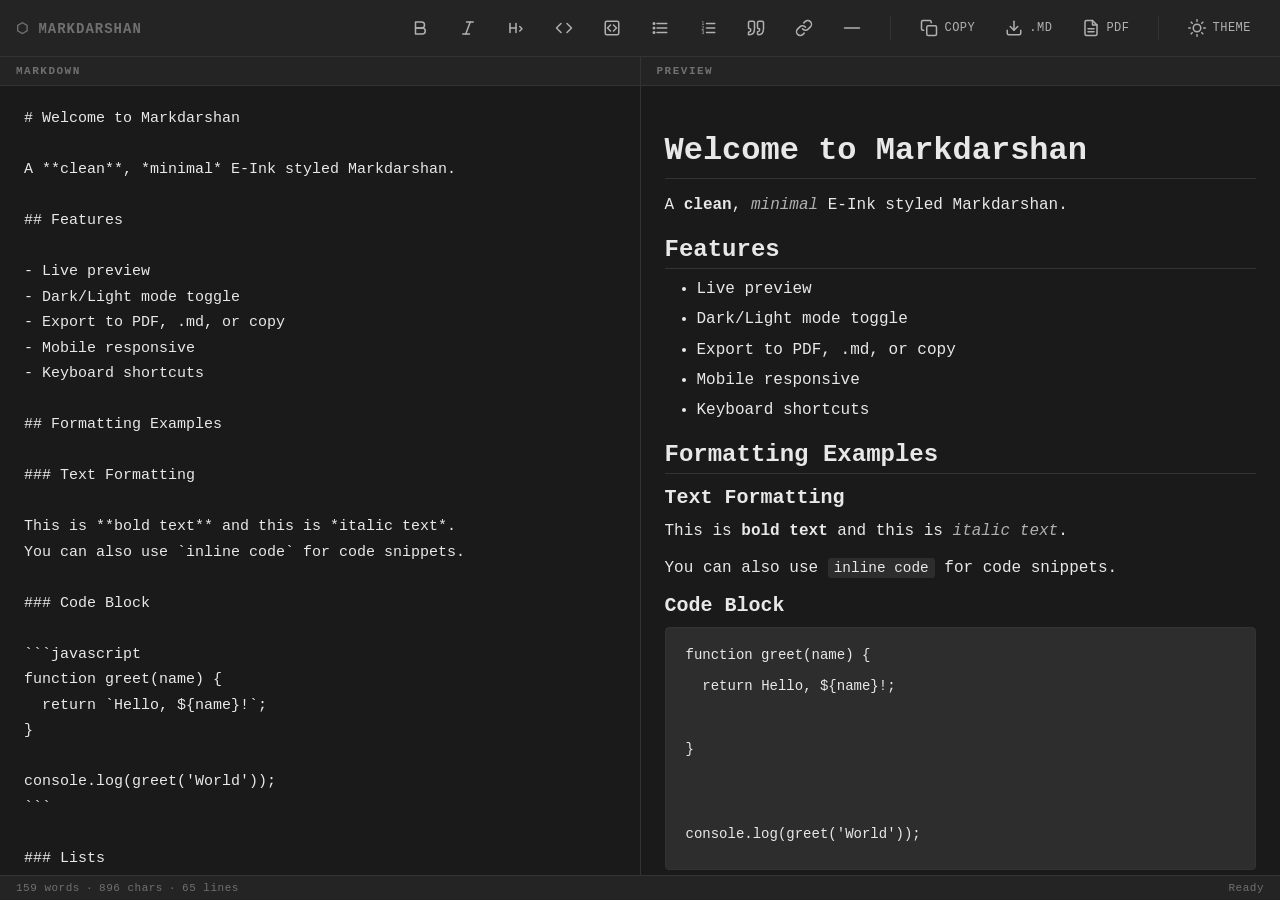
<file: markdarshan.html>
<!DOCTYPE html>
<html lang="en">
<head>
    <meta charset="UTF-8">
    <meta name="viewport" content="width=device-width, initial-scale=1.0">
    <title>Markdarshan - E-Ink UI</title>
    <style>
        :root {
            --bg-primary: #1a1a1a;
            --bg-secondary: #242424;
            --bg-tertiary: #2a2a2a;
            --text-primary: #e8e8e8;
            --text-secondary: #b0b0b0;
            --text-muted: #707070;
            --border-color: #333333;
            --accent: #c8c8c8;
            --accent-hover: #e0e0e0;
            --scrollbar-thumb: #444444;
            --scrollbar-track: #1a1a1a;
            --code-bg: #2d2d2d;
            --selection-bg: #4a4a4a;
            --shadow: rgba(0, 0, 0, 0.3);
        }

        [data-theme="light"] {
            --bg-primary: #f5f5f0;
            --bg-secondary: #ebebe6;
            --bg-tertiary: #e0e0db;
            --text-primary: #1a1a1a;
            --text-secondary: #4a4a4a;
            --text-muted: #8a8a8a;
            --border-color: #d0d0cb;
            --accent: #3a3a3a;
            --accent-hover: #1a1a1a;
            --scrollbar-thumb: #b0b0b0;
            --scrollbar-track: #f5f5f0;
            --code-bg: #e8e8e3;
            --selection-bg: #c8c8c3;
            --shadow: rgba(0, 0, 0, 0.1);
        }

        * {
            margin: 0;
            padding: 0;
            box-sizing: border-box;
        }

        html, body {
            height: 100%;
            font-family: 'Courier New', Consolas, Monaco, monospace;
            background: var(--bg-primary);
            color: var(--text-primary);
            overflow: hidden;
        }

        ::-webkit-scrollbar {
            width: 8px;
        }

        ::-webkit-scrollbar-track {
            background: var(--scrollbar-track);
        }

        ::-webkit-scrollbar-thumb {
            background: var(--scrollbar-thumb);
            border-radius: 4px;
        }

        ::-webkit-scrollbar-thumb:hover {
            background: var(--text-muted);
        }

        ::selection {
            background: var(--selection-bg);
        }

        .app-container {
            display: flex;
            flex-direction: column;
            height: 100vh;
            max-width: 100vw;
        }

        /* Toolbar */
        .toolbar {
            position: sticky;
            top: 0;
            z-index: 100;
            background: var(--bg-secondary);
            border-bottom: 1px solid var(--border-color);
            padding: 8px 16px;
            display: flex;
            align-items: center;
            gap: 8px;
            flex-wrap: wrap;
            min-height: 56px;
        }

        .toolbar-group {
            display: flex;
            align-items: center;
            gap: 4px;
        }

        .toolbar-divider {
            width: 1px;
            height: 24px;
            background: var(--border-color);
            margin: 0 8px;
        }

        .toolbar-btn {
            background: transparent;
            border: 1px solid transparent;
            color: var(--text-secondary);
            padding: 8px 12px;
            min-height: 40px;
            min-width: 40px;
            border-radius: 4px;
            cursor: pointer;
            font-family: inherit;
            font-size: 14px;
            display: flex;
            align-items: center;
            justify-content: center;
            transition: all 0.15s ease;
            white-space: nowrap;
        }

        .toolbar-btn:hover {
            background: var(--bg-tertiary);
            color: var(--text-primary);
            border-color: var(--border-color);
        }

        .toolbar-btn:active {
            transform: scale(0.95);
        }

        .toolbar-btn svg {
            width: 18px;
            height: 18px;
            stroke: currentColor;
            fill: none;
            stroke-width: 2;
            stroke-linecap: round;
            stroke-linejoin: round;
        }

        .toolbar-btn .btn-label {
            margin-left: 6px;
            font-size: 12px;
            letter-spacing: 0.5px;
            text-transform: uppercase;
        }

        .app-title {
            font-size: 14px;
            font-weight: 600;
            letter-spacing: 1px;
            text-transform: uppercase;
            color: var(--text-muted);
            margin-right: auto;
            white-space: nowrap;
        }

        /* Tab bar for mobile */
        .tab-bar {
            display: none;
            background: var(--bg-secondary);
            border-bottom: 1px solid var(--border-color);
        }

        .tab-buttons {
            display: flex;
            width: 100%;
        }

        .tab-btn {
            flex: 1;
            padding: 12px;
            background: transparent;
            border: none;
            border-bottom: 2px solid transparent;
            color: var(--text-muted);
            font-family: inherit;
            font-size: 13px;
            font-weight: 600;
            letter-spacing: 1px;
            text-transform: uppercase;
            cursor: pointer;
            transition: all 0.2s ease;
            min-height: 44px;
        }

        .tab-btn.active {
            color: var(--text-primary);
            border-bottom-color: var(--accent);
            background: var(--bg-primary);
        }

        /* Main content area */
        .main-content {
            flex: 1;
            display: flex;
            overflow: hidden;
            position: relative;
        }

        .editor-pane, .preview-pane {
            flex: 1;
            overflow: hidden;
            display: flex;
            flex-direction: column;
        }

        .editor-pane {
            border-right: 1px solid var(--border-color);
        }

        .pane-header {
            padding: 8px 16px;
            background: var(--bg-secondary);
            border-bottom: 1px solid var(--border-color);
            font-size: 11px;
            font-weight: 600;
            letter-spacing: 1.5px;
            text-transform: uppercase;
            color: var(--text-muted);
            flex-shrink: 0;
        }

        #editor {
            flex: 1;
            width: 100%;
            padding: 20px 24px;
            background: var(--bg-primary);
            color: var(--text-primary);
            border: none;
            outline: none;
            resize: none;
            font-family: 'Courier New', Consolas, Monaco, monospace;
            font-size: 15px;
            line-height: 1.7;
            overflow-y: auto;
            tab-size: 2;
        }

        #editor::placeholder {
            color: var(--text-muted);
        }

        .preview-content {
            flex: 1;
            padding: 20px 24px;
            overflow-y: auto;
            background: var(--bg-primary);
        }

        /* Preview markdown styles */
        .preview-content h1 {
            font-size: 2em;
            font-weight: 700;
            margin: 0.8em 0 0.4em;
            padding-bottom: 0.3em;
            border-bottom: 1px solid var(--border-color);
            color: var(--text-primary);
        }

        .preview-content h2 {
            font-size: 1.5em;
            font-weight: 600;
            margin: 0.7em 0 0.3em;
            padding-bottom: 0.2em;
            border-bottom: 1px solid var(--border-color);
            color: var(--text-primary);
        }

        .preview-content h3 {
            font-size: 1.25em;
            font-weight: 600;
            margin: 0.6em 0 0.3em;
            color: var(--text-primary);
        }

        .preview-content h4 {
            font-size: 1.1em;
            font-weight: 600;
            margin: 0.5em 0 0.3em;
            color: var(--text-primary);
        }

        .preview-content h5, .preview-content h6 {
            font-size: 1em;
            font-weight: 600;
            margin: 0.5em 0 0.3em;
            color: var(--text-secondary);
        }

        .preview-content p {
            margin: 0.6em 0;
            line-height: 1.7;
            color: var(--text-primary);
        }

        .preview-content strong {
            font-weight: 700;
            color: var(--text-primary);
        }

        .preview-content em {
            font-style: italic;
            color: var(--text-secondary);
        }

        .preview-content code {
            background: var(--code-bg);
            padding: 2px 6px;
            border-radius: 3px;
            font-family: 'Courier New', Consolas, Monaco, monospace;
            font-size: 0.9em;
            color: var(--text-primary);
        }

        .preview-content pre {
            background: var(--code-bg);
            padding: 16px 20px;
            border-radius: 4px;
            overflow-x: auto;
            margin: 0.8em 0;
            border: 1px solid var(--border-color);
        }

        .preview-content pre code {
            background: transparent;
            padding: 0;
            border-radius: 0;
            font-size: 14px;
            line-height: 1.6;
        }

        .preview-content ul, .preview-content ol {
            margin: 0.5em 0;
            padding-left: 2em;
        }

        .preview-content li {
            margin: 0.3em 0;
            line-height: 1.6;
            color: var(--text-primary);
        }

        .preview-content blockquote {
            border-left: 3px solid var(--accent);
            padding: 8px 16px;
            margin: 0.8em 0;
            background: var(--bg-secondary);
            border-radius: 0 4px 4px 0;
            color: var(--text-secondary);
        }

        .preview-content hr {
            border: none;
            height: 1px;
            background: var(--border-color);
            margin: 1.5em 0;
        }

        .preview-content a {
            color: var(--accent);
            text-decoration: underline;
            text-underline-offset: 2px;
        }

        .preview-content img {
            max-width: 100%;
            height: auto;
            border-radius: 4px;
            margin: 0.5em 0;
        }

        .preview-content table {
            width: 100%;
            border-collapse: collapse;
            margin: 0.8em 0;
        }

        .preview-content th, .preview-content td {
            padding: 8px 12px;
            border: 1px solid var(--border-color);
            text-align: left;
        }

        .preview-content th {
            background: var(--bg-secondary);
            font-weight: 600;
        }

        /* Status bar */
        .status-bar {
            background: var(--bg-secondary);
            border-top: 1px solid var(--border-color);
            padding: 6px 16px;
            display: flex;
            align-items: center;
            justify-content: space-between;
            font-size: 11px;
            color: var(--text-muted);
            letter-spacing: 0.5px;
            flex-shrink: 0;
        }

        .status-item {
            display: flex;
            align-items: center;
            gap: 6px;
        }

        /* Toast notification */
        .toast {
            position: fixed;
            bottom: 60px;
            left: 50%;
            transform: translateX(-50%) translateY(20px);
            background: var(--bg-tertiary);
            color: var(--text-primary);
            padding: 10px 20px;
            border-radius: 4px;
            border: 1px solid var(--border-color);
            font-size: 13px;
            opacity: 0;
            transition: all 0.3s ease;
            z-index: 1000;
            pointer-events: none;
        }

        .toast.show {
            opacity: 1;
            transform: translateX(-50%) translateY(0);
        }

        /* Mobile responsive */
        @media (max-width: 768px) {
            .toolbar {
                padding: 6px 8px;
                gap: 4px;
            }

            .toolbar-btn {
                padding: 8px;
                min-height: 44px;
                min-width: 44px;
            }

            .toolbar-btn .btn-label {
                display: none;
            }

            .toolbar-divider {
                margin: 0 4px;
            }

            .app-title {
                font-size: 12px;
                margin-right: 8px;
            }

            .tab-bar {
                display: block;
            }

            .main-content {
                flex-direction: column;
            }

            .editor-pane, .preview-pane {
                display: none;
                flex: 1;
            }

            .editor-pane.active, .preview-pane.active {
                display: flex;
            }

            .editor-pane {
                border-right: none;
            }

            #editor {
                padding: 16px;
                font-size: 16px;
            }

            .preview-content {
                padding: 16px;
            }
        }

        @media (max-width: 480px) {
            .toolbar-group.extra-actions {
                display: none;
            }

            .toolbar-group.extra-actions.show {
                display: flex;
                position: absolute;
                top: 100%;
                right: 0;
                background: var(--bg-secondary);
                border: 1px solid var(--border-color);
                border-radius: 4px;
                padding: 8px;
                box-shadow: 0 4px 12px var(--shadow);
                z-index: 200;
            }
        }

        /* Print styles for PDF */
        @media print {
            body {
                background: white !important;
                color: black !important;
            }

            .toolbar, .tab-bar, .status-bar, .editor-pane, .pane-header {
                display: none !important;
            }

            .main-content {
                display: block !important;
            }

            .preview-pane {
                display: block !important;
                overflow: visible !important;
            }

            .preview-content {
                overflow: visible !important;
                padding: 20px !important;
            }

            .preview-content h1, .preview-content h2 {
                border-bottom-color: #ccc !important;
            }

            .preview-content code {
                background: #f0f0f0 !important;
            }

            .preview-content pre {
                background: #f0f0f0 !important;
                border-color: #ddd !important;
            }

            .preview-content blockquote {
                border-left-color: #999 !important;
                background: #f5f5f5 !important;
            }
        }
    </style>
</head>
<body>
    <div class="app-container">
        <!-- Toolbar -->
        <div class="toolbar">
            <span class="app-title">⬡ Markdarshan</span>

            <div class="toolbar-group">
                <button class="toolbar-btn" onclick="insertFormat('bold')" title="Bold (Ctrl+B)">
                    <svg viewBox="0 0 24 24"><path d="M6 4h8a4 4 0 0 1 4 4 4 4 0 0 1-4 4H6z"></path><path d="M6 12h9a4 4 0 0 1 4 4 4 4 0 0 1-4 4H6z"></path></svg>
                </button>
                <button class="toolbar-btn" onclick="insertFormat('italic')" title="Italic (Ctrl+I)">
                    <svg viewBox="0 0 24 24"><line x1="19" y1="4" x2="10" y2="4"></line><line x1="14" y1="20" x2="5" y2="20"></line><line x1="15" y1="4" x2="9" y2="20"></line></svg>
                </button>
                <button class="toolbar-btn" onclick="insertFormat('heading')" title="Heading (Ctrl+H)">
                    <svg viewBox="0 0 24 24"><path d="M4 12h8"></path><path d="M4 18V6"></path><path d="M12 18V6"></path><path d="M17 10l3 3-3 3"></path></svg>
                </button>
                <button class="toolbar-btn" onclick="insertFormat('code')" title="Inline Code">
                    <svg viewBox="0 0 24 24"><polyline points="16 18 22 12 16 6"></polyline><polyline points="8 6 2 12 8 18"></polyline></svg>
                </button>
                <button class="toolbar-btn" onclick="insertFormat('codeblock')" title="Code Block">
                    <svg viewBox="0 0 24 24"><rect x="3" y="3" width="18" height="18" rx="2" ry="2"></rect><polyline points="14 8 18 12 14 16"></polyline><polyline points="10 16 6 12 10 8"></polyline></svg>
                </button>
                <button class="toolbar-btn" onclick="insertFormat('list')" title="Unordered List">
                    <svg viewBox="0 0 24 24"><line x1="8" y1="6" x2="21" y2="6"></line><line x1="8" y1="12" x2="21" y2="12"></line><line x1="8" y1="18" x2="21" y2="18"></line><circle cx="4" cy="6" r="1" fill="currentColor"></circle><circle cx="4" cy="12" r="1" fill="currentColor"></circle><circle cx="4" cy="18" r="1" fill="currentColor"></circle></svg>
                </button>
                <button class="toolbar-btn" onclick="insertFormat('orderedlist')" title="Ordered List">
                    <svg viewBox="0 0 24 24"><line x1="10" y1="6" x2="21" y2="6"></line><line x1="10" y1="12" x2="21" y2="12"></line><line x1="10" y1="18" x2="21" y2="18"></line><text x="3" y="8" font-size="7" fill="currentColor" stroke="none" font-family="monospace">1</text><text x="3" y="14" font-size="7" fill="currentColor" stroke="none" font-family="monospace">2</text><text x="3" y="20" font-size="7" fill="currentColor" stroke="none" font-family="monospace">3</text></svg>
                </button>
                <button class="toolbar-btn" onclick="insertFormat('blockquote')" title="Blockquote">
                    <svg viewBox="0 0 24 24"><path d="M3 21c3 0 7-1 7-8V5c0-1.25-.756-2.017-2-2H4c-1.25 0-2 .75-2 1.972V11c0 1.25.75 2 2 2 1 0 1 0 1 1v1c0 1-1 2-2 2s-1 .008-1 1.031V21z"></path><path d="M15 21c3 0 7-1 7-8V5c0-1.25-.757-2.017-2-2h-4c-1.25 0-2 .75-2 1.972V11c0 1.25.75 2 2 2h.75c0 2.25.25 4-2.75 4v3z"></path></svg>
                </button>
                <button class="toolbar-btn" onclick="insertFormat('link')" title="Link">
                    <svg viewBox="0 0 24 24"><path d="M10 13a5 5 0 0 0 7.54.54l3-3a5 5 0 0 0-7.07-7.07l-1.72 1.71"></path><path d="M14 11a5 5 0 0 0-7.54-.54l-3 3a5 5 0 0 0 7.07 7.07l1.71-1.71"></path></svg>
                </button>
                <button class="toolbar-btn" onclick="insertFormat('hr')" title="Horizontal Rule">
                    <svg viewBox="0 0 24 24"><line x1="2" y1="12" x2="22" y2="12"></line></svg>
                </button>
            </div>

            <div class="toolbar-divider"></div>

            <div class="toolbar-group">
                <button class="toolbar-btn" onclick="copyMarkdown()" title="Copy Markdown">
                    <svg viewBox="0 0 24 24"><rect x="9" y="9" width="13" height="13" rx="2" ry="2"></rect><path d="M5 15H4a2 2 0 0 1-2-2V4a2 2 0 0 1 2-2h9a2 2 0 0 1 2 2v1"></path></svg>
                    <span class="btn-label">Copy</span>
                </button>
                <button class="toolbar-btn" onclick="downloadMarkdown()" title="Download .md">
                    <svg viewBox="0 0 24 24"><path d="M21 15v4a2 2 0 0 1-2 2H5a2 2 0 0 1-2-2v-4"></path><polyline points="7 10 12 15 17 10"></polyline><line x1="12" y1="15" x2="12" y2="3"></line></svg>
                    <span class="btn-label">.md</span>
                </button>
                <button class="toolbar-btn" onclick="saveAsPDF()" title="Save as PDF">
                    <svg viewBox="0 0 24 24"><path d="M14 2H6a2 2 0 0 0-2 2v16a2 2 0 0 0 2 2h12a2 2 0 0 0 2-2V8z"></path><polyline points="14 2 14 8 20 8"></polyline><line x1="16" y1="13" x2="8" y2="13"></line><line x1="16" y1="17" x2="8" y2="17"></line></svg>
                    <span class="btn-label">PDF</span>
                </button>
            </div>

            <div class="toolbar-divider"></div>

            <div class="toolbar-group">
                <button class="toolbar-btn" onclick="toggleTheme()" title="Toggle Theme" id="themeToggle">
                    <svg viewBox="0 0 24 24" id="themeIcon"><circle cx="12" cy="12" r="5"></circle><line x1="12" y1="1" x2="12" y2="3"></line><line x1="12" y1="21" x2="12" y2="23"></line><line x1="4.22" y1="4.22" x2="5.64" y2="5.64"></line><line x1="18.36" y1="18.36" x2="19.78" y2="19.78"></line><line x1="1" y1="12" x2="3" y2="12"></line><line x1="21" y1="12" x2="23" y2="12"></line><line x1="4.22" y1="19.78" x2="5.64" y2="18.36"></line><line x1="18.36" y1="5.64" x2="19.78" y2="4.22"></line></svg>
                    <span class="btn-label">Theme</span>
                </button>
            </div>
        </div>

        <!-- Tab bar for mobile -->
        <div class="tab-bar">
            <div class="tab-buttons">
                <button class="tab-btn active" onclick="switchTab('editor')">Editor</button>
                <button class="tab-btn" onclick="switchTab('preview')">Preview</button>
            </div>
        </div>

        <!-- Main content -->
        <div class="main-content">
            <div class="editor-pane active" id="editorPane">
                <div class="pane-header">Markdown</div>
                <textarea id="editor" placeholder="Start writing markdown..." spellcheck="false"></textarea>
            </div>
            <div class="preview-pane active" id="previewPane">
                <div class="pane-header">Preview</div>
                <div class="preview-content" id="preview"></div>
            </div>
        </div>

        <!-- Status bar -->
        <div class="status-bar">
            <div class="status-item">
                <span id="wordCount">0 words</span>
                <span>·</span>
                <span id="charCount">0 chars</span>
                <span>·</span>
                <span id="lineCount">0 lines</span>
            </div>
            <div class="status-item">
                <span id="saveStatus">Ready</span>
            </div>
        </div>
    </div>

    <!-- Toast notification -->
    <div class="toast" id="toast"></div>

    <script>
        // Elements
        const editor = document.getElementById('editor');
        const preview = document.getElementById('preview');
        const toast = document.getElementById('toast');

        // Default content
        const defaultContent = `# Welcome to Markdarshan

A **clean**, *minimal* E-Ink styled Markdarshan.

## Features

- Live preview
- Dark/Light mode toggle
- Export to PDF, .md, or copy
- Mobile responsive
- Keyboard shortcuts

## Formatting Examples

### Text Formatting

This is **bold text** and this is *italic text*.
You can also use \`inline code\` for code snippets.

### Code Block

\`\`\`javascript
function greet(name) {
  return \`Hello, \${name}!\`;
}

console.log(greet('World'));
\`\`\`

### Lists

#### Unordered List
- First item
- Second item
- Third item
  - Nested item
  - Another nested item

#### Ordered List
1. Step one
2. Step two
3. Step three

### Blockquote

> "The best way to predict the future is to invent it."
> — Alan Kay

### Horizontal Rule

---

### Table

| Feature | Status |
|---------|--------|
| Bold | ✅ |
| Italic | ✅ |
| Code | ✅ |
| Lists | ✅ |

---

*Start editing to see live preview!*
`;

        // Initialize
        editor.value = localStorage.getItem('markdown-content') || defaultContent;
        updatePreview();
        updateStats();

        // Live preview
        let debounceTimer;
        editor.addEventListener('input', () => {
            clearTimeout(debounceTimer);
            debounceTimer = setTimeout(() => {
                updatePreview();
                updateStats();
                autoSave();
            }, 150);
        });

        // Markdown parser
        function parseMarkdown(md) {
            let html = md;

            // Escape HTML (but preserve our markdown)
            html = html.replace(/&/g, '&amp;');
            html = html.replace(/</g, '&lt;');
            html = html.replace(/>/g, '&gt;');

            // Code blocks (must be before other processing)
            html = html.replace(/```(\w*)\n([\s\S]*?)```/g, (match, lang, code) => {
                return `<pre><code class="language-${lang}">${code.trim()}</code></pre>`;
            });

            // Inline code
            html = html.replace(/`([^`]+)`/g, '<code>$1</code>');

            // Headings
            html = html.replace(/^###### (.+)$/gm, '<h6>$1</h6>');
            html = html.replace(/^##### (.+)$/gm, '<h5>$1</h5>');
            html = html.replace(/^#### (.+)$/gm, '<h4>$1</h4>');
            html = html.replace(/^### (.+)$/gm, '<h3>$1</h3>');
            html = html.replace(/^## (.+)$/gm, '<h2>$1</h2>');
            html = html.replace(/^# (.+)$/gm, '<h1>$1</h1>');

            // Horizontal rules
            html = html.replace(/^---+$/gm, '<hr>');
            html = html.replace(/^\*\*\*+$/gm, '<hr>');

            // Bold and italic
            html = html.replace(/\*\*\*(.+?)\*\*\*/g, '<strong><em>$1</em></strong>');
            html = html.replace(/\*\*(.+?)\*\*/g, '<strong>$1</strong>');
            html = html.replace(/\*(.+?)\*/g, '<em>$1</em>');
            html = html.replace(/__(.+?)__/g, '<strong>$1</strong>');
            html = html.replace(/_(.+?)_/g, '<em>$1</em>');

            // Images
            html = html.replace(/!\[([^\]]*)\]\(([^)]+)\)/g, '<img src="$2" alt="$1">');

            // Links
            html = html.replace(/\[([^\]]+)\]\(([^)]+)\)/g, '<a href="$2" target="_blank" rel="noopener">$1</a>');

            // Blockquotes
            html = html.replace(/^&gt; (.+)$/gm, '<blockquote>$1</blockquote>');
            html = html.replace(/<\/blockquote>\n<blockquote>/g, '\n');

            // Tables
            html = html.replace(/^\|(.+)\|$/gm, (match, content) => {
                const cells = content.split('|').map(c => c.trim());
                if (cells.every(c => /^[-:]+$/.test(c))) {
                    return '<!--table-separator-->';
                }
                const tag = 'td';
                const row = cells.map(c => `<${tag}>${c}</${tag}>`).join('');
                return `<tr>${row}</tr>`;
            });

            // Wrap table rows
            html = html.replace(/((?:<tr>.*<\/tr>\n?)+)/g, (match) => {
                const cleaned = match.replace(/<!--table-separator-->\n?/g, '');
                return `<table>${cleaned}</table>`;
            });

            // Unordered lists
            html = html.replace(/^(\s*)[-*+] (.+)$/gm, (match, indent, content) => {
                const level = indent.length;
                return `<li data-level="${level}">${content}</li>`;
            });

            // Ordered lists
            html = html.replace(/^(\s*)\d+\. (.+)$/gm, (match, indent, content) => {
                const level = indent.length;
                return `<oli data-level="${level}">${content}</oli>`;
            });

            // Wrap consecutive li elements in ul
            html = html.replace(/((?:<li[^>]*>.*<\/li>\n?)+)/g, '<ul>$1</ul>');
            html = html.replace(/((?:<oli[^>]*>.*<\/oli>\n?)+)/g, (match) => {
                const converted = match.replace(/<oli/g, '<li').replace(/<\/oli>/g, '</li>');
                return `<ol>${converted}</ol>`;
            });

            // Paragraphs - wrap remaining text blocks
            html = html.replace(/^(?!<[hupotbl]|<hr|<pre|<blockquote|<img|<table)(.+)$/gm, '<p>$1</p>');

            // Clean up extra whitespace
            html = html.replace(/\n{2,}/g, '\n\n');

            return html;
        }

        function updatePreview() {
            const md = editor.value;
            preview.innerHTML = parseMarkdown(md);
        }

        function updateStats() {
            const text = editor.value;
            const words = text.trim() ? text.trim().split(/\s+/).length : 0;
            const chars = text.length;
            const lines = text.split('\n').length;

            document.getElementById('wordCount').textContent = `${words} word${words !== 1 ? 's' : ''}`;
            document.getElementById('charCount').textContent = `${chars} char${chars !== 1 ? 's' : ''}`;
            document.getElementById('lineCount').textContent = `${lines} line${lines !== 1 ? 's' : ''}`;
        }

        function autoSave() {
            localStorage.setItem('markdown-content', editor.value);
            document.getElementById('saveStatus').textContent = 'Saved';
            setTimeout(() => {
                document.getElementById('saveStatus').textContent = 'Ready';
            }, 2000);
        }

        // Insert formatting at cursor
        function insertFormat(type) {
            editor.focus();
            const start = editor.selectionStart;
            const end = editor.selectionEnd;
            const selected = editor.value.substring(start, end);
            let before = '', after = '', insert = '';

            switch (type) {
                case 'bold':
                    before = '**';
                    after = '**';
                    insert = selected || 'bold text';
                    break;
                case 'italic':
                    before = '*';
                    after = '*';
                    insert = selected || 'italic text';
                    break;
                case 'heading':
                    before = '\n## ';
                    after = '\n';
                    insert = selected || 'Heading';
                    break;
                case 'code':
                    before = '`';
                    after = '`';
                    insert = selected || 'code';
                    break;
                case 'codeblock':
                    before = '\n```\n';
                    after = '\n```\n';
                    insert = selected || 'code here';
                    break;
                case 'list':
                    before = '\n- ';
                    after = '\n';
                    insert = selected || 'List item';
                    break;
                case 'orderedlist':
                    before = '\n1. ';
                    after = '\n';
                    insert = selected || 'List item';
                    break;
                case 'blockquote':
                    before = '\n> ';
                    after = '\n';
                    insert = selected || 'Quote';
                    break;
                case 'link':
                    before = '[';
                    after = '](url)';
                    insert = selected || 'link text';
                    break;
                case 'hr':
                    before = '\n';
                    after = '\n';
                    insert = '---';
                    break;
            }

            const replacement = before + insert + after;
            editor.value = editor.value.substring(0, start) + replacement + editor.value.substring(end);

            // Set cursor position
            const newCursorPos = start + before.length + insert.length;
            editor.selectionStart = start + before.length;
            editor.selectionEnd = newCursorPos;

            updatePreview();
            updateStats();
            autoSave();
        }

        // Keyboard shortcuts
        editor.addEventListener('keydown', (e) => {
            if (e.ctrlKey || e.metaKey) {
                switch (e.key.toLowerCase()) {
                    case 'b':
                        e.preventDefault();
                        insertFormat('bold');
                        break;
                    case 'i':
                        e.preventDefault();
                        insertFormat('italic');
                        break;
                    case 'k':
                        e.preventDefault();
                        insertFormat('link');
                        break;
                    case 's':
                        e.preventDefault();
                        autoSave();
                        showToast('Content saved');
                        break;
                }
            }

            // Tab support
            if (e.key === 'Tab') {
                e.preventDefault();
                const start = editor.selectionStart;
                const end = editor.selectionEnd;
                editor.value = editor.value.substring(0, start) + '  ' + editor.value.substring(end);
                editor.selectionStart = editor.selectionEnd = start + 2;
                updatePreview();
                updateStats();
            }
        });

        // Copy markdown
        function copyMarkdown() {
            navigator.clipboard.writeText(editor.value).then(() => {
                showToast('Markdown copied to clipboard');
            }).catch(() => {
                // Fallback
                editor.select();
                document.execCommand('copy');
                showToast('Markdown copied to clipboard');
            });
        }

        // Download as .md
        function downloadMarkdown() {
            const blob = new Blob([editor.value], { type: 'text/markdown' });
            const url = URL.createObjectURL(blob);
            const a = document.createElement('a');
            a.href = url;
            a.download = 'document.md';
            document.body.appendChild(a);
            a.click();
            document.body.removeChild(a);
            URL.revokeObjectURL(url);
            showToast('Downloaded as document.md');
        }

        // Save as PDF
        function saveAsPDF() {
            showToast('Opening print dialog...');
            setTimeout(() => {
                window.print();
            }, 300);
        }

        // Theme toggle
        function toggleTheme() {
            const html = document.documentElement;
            const currentTheme = html.getAttribute('data-theme');
            const newTheme = currentTheme === 'light' ? 'dark' : 'light';

            if (newTheme === 'dark') {
                html.removeAttribute('data-theme');
            } else {
                html.setAttribute('data-theme', 'light');
            }

            localStorage.setItem('markdown-theme', newTheme);
            showToast(`Switched to ${newTheme} mode`);
        }

        // Load saved theme
        const savedTheme = localStorage.getItem('markdown-theme');
        if (savedTheme === 'light') {
            document.documentElement.setAttribute('data-theme', 'light');
        }

        // Tab switching for mobile
        function switchTab(tab) {
            const editorPane = document.getElementById('editorPane');
            const previewPane = document.getElementById('previewPane');
            const tabBtns = document.querySelectorAll('.tab-btn');

            tabBtns.forEach(btn => btn.classList.remove('active'));

            if (tab === 'editor') {
                editorPane.classList.add('active');
                previewPane.classList.remove('active');
                tabBtns[0].classList.add('active');
            } else {
                editorPane.classList.remove('active');
                previewPane.classList.add('active');
                tabBtns[1].classList.add('active');
                updatePreview();
            }
        }

        // Toast notification
        function showToast(message) {
            toast.textContent = message;
            toast.classList.add('show');
            setTimeout(() => {
                toast.classList.remove('show');
            }, 2500);
        }

        // Sync scroll (optional, desktop only)
        let syncScrollEnabled = false;

        editor.addEventListener('scroll', () => {
            if (syncScrollEnabled && window.innerWidth > 768) {
                const percentage = editor.scrollTop / (editor.scrollHeight - editor.clientHeight);
                preview.parentElement.scrollTop = percentage * (preview.scrollHeight - preview.clientHeight);
            }
        });

        // Auto-resize textarea
        function autoResize() {
            editor.style.height = 'auto';
            editor.style.height = editor.scrollHeight + 'px';
        }

        // Initial render
        updatePreview();
        updateStats();
    </script>
</body>
</html>
</file>
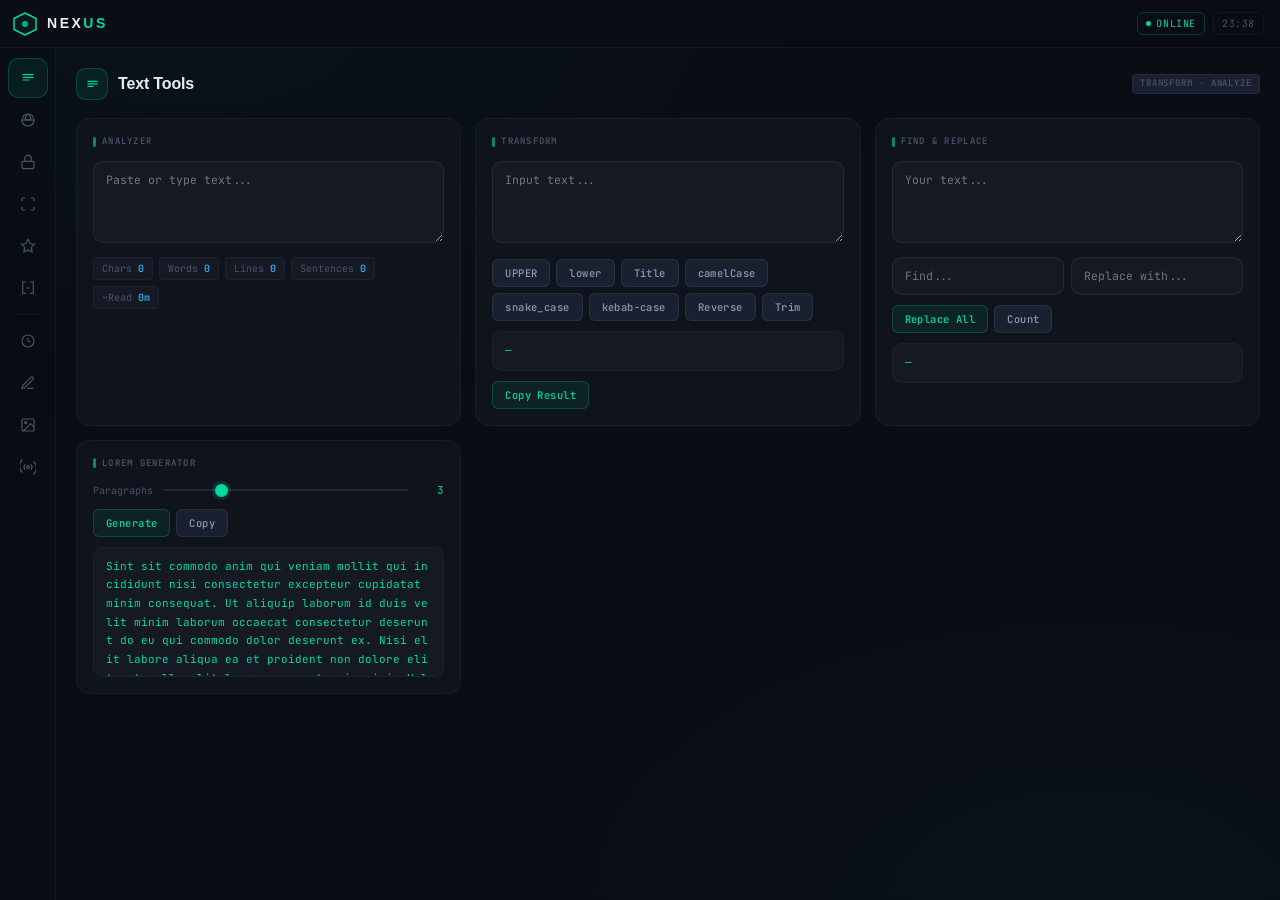
<file: nexus.html>
<!DOCTYPE html>
<html lang="en">
<head>
<meta charset="UTF-8">
<meta name="viewport" content="width=device-width, initial-scale=1.0">
<title>NEXUS — Developer Toolkit</title>
<link href="https://fonts.googleapis.com/css2?family=JetBrains+Mono:wght@300;400;500;600&family=Cabinet+Grotesk:wght@400;500;600;700;800&display=swap" rel="stylesheet">
<style>
:root {
  /* Base palette — deep navy with warm undertones */
  --bg0: #0a0d14;
  --bg1: #0f131c;
  --bg2: #141924;
  --bg3: #1a2030;
  --bg4: #202840;

  /* Semantic surfaces */
  --surface: var(--bg1);
  --surface2: var(--bg2);
  --surface3: var(--bg3);

  /* Borders */
  --bd: rgba(120,140,180,0.08);
  --bd2: rgba(120,140,180,0.14);
  --bd3: rgba(120,140,180,0.22);

  /* Accent system — carefully chosen triadic palette */
  --mint:   #00d9a0;   /* primary — vibrant teal-mint */
  --mint-d: #009e75;
  --mint-bg: rgba(0,217,160,0.08);
  --mint-bd: rgba(0,217,160,0.22);

  --sky:    #38b4f8;   /* secondary — cool sky blue */
  --sky-d:  #1e8ecb;
  --sky-bg: rgba(56,180,248,0.08);
  --sky-bd: rgba(56,180,248,0.20);

  --amber:  #f5a623;   /* tertiary — warm amber */
  --amber-d:#c07a0a;
  --amber-bg: rgba(245,166,35,0.08);
  --amber-bd: rgba(245,166,35,0.22);

  --rose:   #ff5f7e;   /* danger / error */
  --rose-bg: rgba(255,95,126,0.08);
  --rose-bd: rgba(255,95,126,0.22);

  --violet: #a855f7;   /* special */
  --violet-bg: rgba(168,85,247,0.08);

  /* Text scale */
  --t1: #e8edf8;
  --t2: #8e99b0;
  --t3: #4a5368;
  --t4: #2a3245;

  /* Typography */
  --mono: 'JetBrains Mono', monospace;
  --sans: 'Cabinet Grotesk', sans-serif;

  /* Radii */
  --r1: 6px;
  --r2: 10px;
  --r3: 14px;

  /* Transitions */
  --ease: cubic-bezier(0.25,0.46,0.45,0.94);
}

*, *::before, *::after { box-sizing: border-box; margin: 0; padding: 0; }

html { scroll-behavior: smooth; }

body {
  background: var(--bg0);
  color: var(--t1);
  font-family: var(--sans);
  font-size: 14px;
  min-height: 100vh;
  overflow-x: hidden;
  line-height: 1.5;
}

/* Ambient mesh */
body::before {
  content: '';
  position: fixed;
  inset: 0;
  background:
    radial-gradient(ellipse 60% 50% at 15% 0%, rgba(0,217,160,0.03) 0%, transparent 100%),
    radial-gradient(ellipse 50% 40% at 85% 100%, rgba(56,180,248,0.03) 0%, transparent 100%);
  pointer-events: none;
  z-index: 0;
}

/* Grid noise texture */
body::after {
  content: '';
  position: fixed;
  inset: 0;
  background-image: url("data:image/svg+xml,%3Csvg xmlns='http://www.w3.org/2000/svg' width='40' height='40'%3E%3Crect width='40' height='40' fill='none'/%3E%3Cpath d='M0 0h40v40H0z' fill='none'/%3E%3Ccircle cx='0' cy='0' r='0.5' fill='rgba(255,255,255,0.015)'/%3E%3Ccircle cx='40' cy='0' r='0.5' fill='rgba(255,255,255,0.015)'/%3E%3Ccircle cx='0' cy='40' r='0.5' fill='rgba(255,255,255,0.015)'/%3E%3Ccircle cx='40' cy='40' r='0.5' fill='rgba(255,255,255,0.015)'/%3E%3C/svg%3E");
  pointer-events: none;
  z-index: 0;
  opacity: 0.5;
}

/* ====== LAYOUT ====== */
.shell {
  position: relative;
  z-index: 1;
  display: grid;
  grid-template-columns: 56px 1fr;
  grid-template-rows: 48px 1fr;
  min-height: 100vh;
}

/* ====== TOPBAR ====== */
.topbar {
  grid-column: 1 / -1;
  height: 48px;
  display: flex;
  align-items: center;
  justify-content: space-between;
  padding: 0 16px 0 12px;
  border-bottom: 1px solid var(--bd);
  background: rgba(10,13,20,0.85);
  backdrop-filter: blur(24px);
  position: sticky;
  top: 0;
  z-index: 100;
}

.brand {
  display: flex;
  align-items: center;
  gap: 9px;
}

.brand-hex {
  width: 26px;
  height: 26px;
  position: relative;
  display: flex;
  align-items: center;
  justify-content: center;
}

.brand-hex svg { display: block; }

.brand-name {
  font-family: var(--sans);
  font-weight: 800;
  font-size: 14px;
  letter-spacing: 0.18em;
  color: var(--t1);
}

.brand-name em {
  color: var(--mint);
  font-style: normal;
}

.topbar-meta {
  display: flex;
  align-items: center;
  gap: 8px;
}

.meta-chip {
  font-family: var(--mono);
  font-size: 10px;
  font-weight: 400;
  letter-spacing: 0.06em;
  color: var(--t3);
  padding: 3px 8px;
  border: 1px solid var(--bd);
  border-radius: var(--r1);
}

.meta-chip.live {
  color: var(--mint);
  border-color: var(--mint-bd);
  display: flex;
  align-items: center;
  gap: 5px;
}

.pulse {
  width: 5px;
  height: 5px;
  border-radius: 50%;
  background: var(--mint);
  animation: pulse 2.5s ease-in-out infinite;
}

@keyframes pulse { 0%,100%{opacity:1;transform:scale(1)} 50%{opacity:0.35;transform:scale(0.8)} }

/* ====== SIDEBAR ====== */
.sidebar {
  border-right: 1px solid var(--bd);
  display: flex;
  flex-direction: column;
  align-items: center;
  padding: 10px 0;
  gap: 2px;
  background: rgba(9,12,18,0.5);
  position: sticky;
  top: 48px;
  height: calc(100vh - 48px);
  overflow: hidden;
}

.nav-icon {
  width: 40px;
  height: 40px;
  border-radius: var(--r2);
  border: 1px solid transparent;
  background: transparent;
  cursor: pointer;
  display: flex;
  align-items: center;
  justify-content: center;
  color: var(--t3);
  transition: all 0.18s var(--ease);
  position: relative;
}

.nav-icon:hover {
  color: var(--t2);
  background: var(--bg3);
  border-color: var(--bd2);
}

.nav-icon.on {
  color: var(--mint);
  background: var(--mint-bg);
  border-color: var(--mint-bd);
}

.nav-icon .tip {
  position: absolute;
  left: 48px;
  top: 50%;
  transform: translateY(-50%) translateX(-4px);
  background: var(--bg3);
  border: 1px solid var(--bd2);
  color: var(--t1);
  font-family: var(--mono);
  font-size: 10px;
  padding: 4px 10px;
  border-radius: var(--r1);
  white-space: nowrap;
  opacity: 0;
  pointer-events: none;
  transition: all 0.14s var(--ease);
  z-index: 200;
}

.nav-icon:hover .tip { opacity: 1; transform: translateY(-50%) translateX(0); }

.nav-sep {
  width: 24px;
  height: 1px;
  background: var(--bd);
  margin: 4px 0;
}

/* ====== MAIN ====== */
.main {
  padding: 20px;
  overflow-y: auto;
  height: calc(100vh - 48px);
}

/* ====== PANELS ====== */
.view { display: none; }
.view.on { display: block; animation: fadeUp 0.2s var(--ease); }
@keyframes fadeUp { from{opacity:0;transform:translateY(6px)} to{opacity:1;transform:none} }

.panel-head {
  display: flex;
  align-items: center;
  gap: 10px;
  margin-bottom: 18px;
}

.panel-icon {
  width: 32px;
  height: 32px;
  border-radius: var(--r2);
  background: var(--mint-bg);
  border: 1px solid var(--mint-bd);
  display: flex;
  align-items: center;
  justify-content: center;
  color: var(--mint);
}

.panel-title {
  font-size: 16px;
  font-weight: 700;
  color: var(--t1);
  letter-spacing: -0.01em;
}

.panel-tag {
  font-family: var(--mono);
  font-size: 9px;
  font-weight: 500;
  letter-spacing: 0.1em;
  color: var(--t3);
  background: var(--bg3);
  border: 1px solid var(--bd);
  padding: 2px 7px;
  border-radius: 4px;
  text-transform: uppercase;
  margin-left: auto;
}

/* ====== GRID ====== */
.grid {
  display: grid;
  grid-template-columns: repeat(auto-fill, minmax(300px, 1fr));
  gap: 14px;
}

/* ====== CARD ====== */
.card {
  background: var(--surface);
  border: 1px solid var(--bd);
  border-radius: var(--r3);
  padding: 16px;
  transition: border-color 0.2s;
}

.card:hover { border-color: var(--bd2); }
.card:focus-within { border-color: var(--mint-bd); }

.card-label {
  font-family: var(--mono);
  font-size: 9px;
  font-weight: 600;
  letter-spacing: 0.14em;
  color: var(--t3);
  text-transform: uppercase;
  margin-bottom: 12px;
  display: flex;
  align-items: center;
  gap: 6px;
}

.card-label::before {
  content: '';
  display: block;
  width: 3px;
  height: 10px;
  background: var(--mint);
  border-radius: 2px;
  opacity: 0.6;
}

/* ====== FORM ELEMENTS ====== */
textarea, input[type="text"], input[type="number"], select {
  width: 100%;
  background: var(--bg2);
  border: 1px solid var(--bd2);
  border-radius: var(--r2);
  color: var(--t1);
  font-family: var(--mono);
  font-size: 11.5px;
  font-weight: 400;
  padding: 9px 12px;
  resize: vertical;
  outline: none;
  transition: border-color 0.15s, background 0.15s;
  line-height: 1.6;
}

textarea:focus, input:focus, select:focus {
  border-color: var(--mint-bd);
  background: var(--bg3);
}

textarea { min-height: 82px; }

select {
  cursor: pointer;
  appearance: none;
  background-image: url("data:image/svg+xml,%3Csvg xmlns='http://www.w3.org/2000/svg' width='10' height='6'%3E%3Cpath d='M0 0l5 6 5-6z' fill='%234a5368'/%3E%3C/svg%3E");
  background-repeat: no-repeat;
  background-position: right 10px center;
  padding-right: 28px;
}

/* ====== BUTTONS ====== */
.row {
  display: flex;
  gap: 6px;
  flex-wrap: wrap;
  margin-top: 10px;
}

.btn {
  display: inline-flex;
  align-items: center;
  gap: 5px;
  padding: 6px 12px;
  border-radius: var(--r1);
  font-family: var(--mono);
  font-size: 10.5px;
  font-weight: 500;
  letter-spacing: 0.04em;
  cursor: pointer;
  border: 1px solid var(--bd2);
  background: var(--bg3);
  color: var(--t2);
  transition: all 0.15s var(--ease);
  white-space: nowrap;
}

.btn:hover { background: var(--bg4); color: var(--t1); border-color: var(--bd3); }
.btn:active { transform: scale(0.96); }

.btn.p {
  background: var(--mint-bg);
  color: var(--mint);
  border-color: var(--mint-bd);
}
.btn.p:hover { background: rgba(0,217,160,0.15); }

.btn.s {
  background: var(--sky-bg);
  color: var(--sky);
  border-color: var(--sky-bd);
}
.btn.s:hover { background: rgba(56,180,248,0.15); }

.btn.a {
  background: var(--amber-bg);
  color: var(--amber);
  border-color: var(--amber-bd);
}

.btn.d {
  color: var(--rose);
  border-color: var(--rose-bd);
  background: var(--rose-bg);
}

/* ====== OUTPUT ====== */
.out {
  background: var(--bg2);
  border: 1px solid var(--bd);
  border-radius: var(--r2);
  padding: 9px 12px;
  font-family: var(--mono);
  font-size: 11px;
  font-weight: 400;
  color: var(--mint);
  min-height: 40px;
  word-break: break-all;
  line-height: 1.7;
  margin-top: 10px;
  white-space: pre-wrap;
  transition: border-color 0.2s;
}

.out:hover { border-color: var(--bd2); cursor: default; }

/* ====== STATS ====== */
.stats {
  display: flex;
  gap: 6px;
  flex-wrap: wrap;
  margin-top: 8px;
}

.stat {
  font-family: var(--mono);
  font-size: 10px;
  color: var(--t3);
  background: var(--bg2);
  border: 1px solid var(--bd);
  border-radius: 4px;
  padding: 3px 8px;
}

.stat span { color: var(--sky); font-weight: 500; }

/* ====== RANGE ====== */
.range-row {
  display: flex;
  align-items: center;
  gap: 10px;
  margin-bottom: 10px;
}

.range-label {
  font-family: var(--mono);
  font-size: 10px;
  color: var(--t3);
  min-width: 56px;
}

input[type="range"] {
  flex: 1;
  -webkit-appearance: none;
  appearance: none;
  height: 2px;
  background: var(--bg4);
  border: none;
  border-radius: 1px;
  outline: none;
  padding: 0;
}

input[type="range"]::-webkit-slider-thumb {
  -webkit-appearance: none;
  width: 13px;
  height: 13px;
  background: var(--mint);
  border-radius: 50%;
  cursor: pointer;
  box-shadow: 0 0 0 3px rgba(0,217,160,0.15);
  transition: box-shadow 0.15s;
}

input[type="range"]::-webkit-slider-thumb:hover {
  box-shadow: 0 0 0 5px rgba(0,217,160,0.22);
}

.range-val {
  font-family: var(--mono);
  font-size: 11px;
  color: var(--mint);
  min-width: 26px;
  text-align: right;
}

/* ====== TIMER ====== */
.timer-face {
  font-family: var(--mono);
  font-size: 48px;
  font-weight: 300;
  color: var(--mint);
  text-align: center;
  padding: 20px 0 14px;
  letter-spacing: -0.02em;
  line-height: 1;
}

.timer-face small { font-size: 22px; color: var(--t2); }
.timer-face .ms { font-size: 13px; color: var(--t3); }

.progress {
  height: 2px;
  background: var(--bg3);
  border-radius: 1px;
  overflow: hidden;
  margin: 4px 0 14px;
}

.progress-fill {
  height: 100%;
  background: linear-gradient(90deg, var(--sky), var(--mint));
  border-radius: 1px;
  transition: width 1s linear;
}

/* ====== CLOCK ====== */
.clock-face {
  text-align: center;
  padding: 18px 0 14px;
}

.clock-time {
  font-family: var(--mono);
  font-size: 50px;
  font-weight: 300;
  color: var(--mint);
  letter-spacing: -0.02em;
  line-height: 1;
}

.clock-date {
  font-family: var(--mono);
  font-size: 11px;
  color: var(--t3);
  margin-top: 5px;
}

.world-row {
  display: flex;
  gap: 8px;
  flex-wrap: wrap;
  justify-content: center;
  margin-top: 14px;
}

.wc {
  background: var(--bg2);
  border: 1px solid var(--bd);
  border-radius: var(--r2);
  padding: 8px 14px;
  text-align: center;
}

.wc-city {
  font-family: var(--mono);
  font-size: 9px;
  font-weight: 600;
  letter-spacing: 0.1em;
  color: var(--t3);
}

.wc-time {
  font-family: var(--mono);
  font-size: 16px;
  font-weight: 400;
  color: var(--t1);
  margin-top: 3px;
}

/* ====== COLOR TOOL ====== */
input[type="color"] {
  width: 48px;
  height: 48px;
  border: 1px solid var(--bd2);
  border-radius: var(--r2);
  cursor: pointer;
  padding: 3px;
  background: var(--bg2);
  flex-shrink: 0;
}

.color-preview {
  height: 58px;
  border-radius: var(--r2);
  border: 1px solid var(--bd);
  margin-top: 12px;
  transition: background 0.2s;
}

.color-grid {
  display: grid;
  grid-template-columns: 1fr 1fr;
  gap: 6px;
  margin-top: 10px;
}

.cfmt {
  background: var(--bg2);
  border: 1px solid var(--bd);
  border-radius: var(--r1);
  padding: 7px 10px;
  cursor: pointer;
  transition: border-color 0.15s;
}

.cfmt:hover { border-color: var(--mint-bd); }
.cfmt-label { font-family: var(--mono); font-size: 9px; color: var(--t3); margin-bottom: 2px; }
.cfmt-val { font-family: var(--mono); font-size: 10.5px; color: var(--mint); }

.swatches { display: flex; gap: 6px; flex-wrap: wrap; margin-top: 10px; }

.swatch {
  width: 28px;
  height: 28px;
  border-radius: var(--r1);
  cursor: pointer;
  border: 2px solid transparent;
  transition: transform 0.15s, border-color 0.15s;
}

.swatch:hover { transform: scale(1.18); border-color: rgba(255,255,255,0.3); }

/* ====== JSON ====== */
.json-view {
  font-family: var(--mono);
  font-size: 11px;
  line-height: 1.8;
  background: var(--bg2);
  border: 1px solid var(--bd);
  border-radius: var(--r2);
  padding: 10px 12px;
  max-height: 260px;
  overflow-y: auto;
  white-space: pre-wrap;
  word-break: break-all;
  color: var(--t1);
  margin-top: 10px;
}

.jk { color: #ff79a8; }
.js { color: #a8e6a0; }
.jn { color: var(--sky); }
.jb { color: var(--amber); }
.jnull { color: var(--t3); }

/* ====== GENERATORS ====== */
.gen-list { display: flex; flex-direction: column; gap: 4px; margin-top: 8px; }

.gen-item {
  font-family: var(--mono);
  font-size: 10.5px;
  color: var(--mint);
  background: var(--bg2);
  border: 1px solid var(--bd);
  border-radius: var(--r1);
  padding: 7px 10px;
  cursor: pointer;
  display: flex;
  justify-content: space-between;
  align-items: center;
  transition: border-color 0.15s, background 0.15s;
}

.gen-item:hover { border-color: var(--mint-bd); background: var(--mint-bg); }
.gen-copy { color: var(--t4); transition: color 0.15s; }
.gen-item:hover .gen-copy { color: var(--mint); }

.rn-big {
  text-align: center;
  padding: 18px 0;
  font-family: var(--mono);
  font-size: 52px;
  font-weight: 300;
  color: var(--mint);
  letter-spacing: -0.02em;
}

/* ====== UNIT CONVERTER ====== */
/* ====== NOTES ====== */
.note-wrap {
  background: var(--surface);
  border: 1px solid var(--bd);
  border-radius: var(--r3);
  overflow: hidden;
}

.note-area {
  width: 100%;
  min-height: 240px;
  padding: 16px;
  font-family: var(--mono);
  font-size: 12px;
  color: var(--t1);
  line-height: 1.8;
  resize: vertical;
  border: none;
  background: transparent;
  outline: none;
}

.note-bar {
  display: flex;
  justify-content: space-between;
  align-items: center;
  padding: 10px 14px;
  border-top: 1px solid var(--bd);
  background: var(--bg2);
}

.note-wc { font-family: var(--mono); font-size: 10px; color: var(--t3); }

/* ====== MORSE ====== */
.morse-out {
  font-family: var(--mono);
  font-size: 13px;
  letter-spacing: 0.2em;
  color: var(--amber);
  word-break: break-word;
  line-height: 2.2;
  margin-top: 10px;
  min-height: 44px;
  padding: 8px 12px;
  background: var(--bg2);
  border: 1px solid var(--bd);
  border-radius: var(--r2);
}

/* ====== IMAGE TOOL ====== */
.dropzone {
  border: 1.5px dashed var(--bd2);
  border-radius: var(--r3);
  padding: 36px 20px;
  text-align: center;
  cursor: pointer;
  transition: all 0.2s;
  background: var(--bg2);
}

.dropzone:hover, .dropzone.drag {
  border-color: var(--mint-bd);
  background: var(--mint-bg);
}

.dropzone-text { font-family: var(--mono); font-size: 11px; color: var(--t3); margin-top: 10px; }

canvas { max-width: 100%; border-radius: var(--r2); margin-top: 10px; display: block; }

/* ====== STOPWATCH LAPS ====== */
.laps { max-height: 110px; overflow-y: auto; margin-top: 8px; display: flex; flex-direction: column; gap: 3px; }

.lap-item {
  font-family: var(--mono);
  font-size: 10px;
  display: flex;
  justify-content: space-between;
  padding: 5px 9px;
  background: var(--bg2);
  border: 1px solid var(--bd);
  border-radius: 4px;
}

/* ====== TOAST ====== */
.toast-zone {
  position: fixed;
  bottom: 18px;
  right: 18px;
  z-index: 999;
  display: flex;
  flex-direction: column;
  gap: 6px;
  pointer-events: none;
}

.toast {
  background: var(--bg3);
  border: 1px solid var(--bd2);
  border-left: 3px solid var(--mint);
  border-radius: var(--r2);
  padding: 9px 14px;
  font-family: var(--mono);
  font-size: 10.5px;
  color: var(--t1);
  display: flex;
  align-items: center;
  gap: 7px;
  animation: toastIn 0.2s var(--ease), toastOut 0.3s 1.8s var(--ease) forwards;
  backdrop-filter: blur(12px);
}

@keyframes toastIn { from{transform:translateY(8px);opacity:0} to{transform:none;opacity:1} }
@keyframes toastOut { to{transform:translateY(-4px);opacity:0} }

.toast.err { border-left-color: var(--rose); }
.toast.warn { border-left-color: var(--amber); }

/* ====== SCROLLBAR ====== */
::-webkit-scrollbar { width: 4px; height: 4px; }
::-webkit-scrollbar-track { background: transparent; }
::-webkit-scrollbar-thumb { background: var(--bg4); border-radius: 2px; }
::-webkit-scrollbar-thumb:hover { background: var(--t4); }
::selection { background: rgba(0,217,160,0.2); }

/* ====== CONTRAST CHECKER ====== */
.contrast-preview {
  padding: 16px;
  border-radius: var(--r2);
  border: 1px solid var(--bd);
  font-family: var(--mono);
  font-size: 13px;
  margin-bottom: 10px;
}

/* ====== SAVE STATUS ====== */
.save-dot {
  width: 5px;
  height: 5px;
  border-radius: 50%;
  background: var(--mint);
  display: inline-block;
  margin-right: 4px;
  transition: background 0.3s;
}

.save-dot.saving { background: var(--amber); }

/* ====== CHECKBOX ====== */
.check-label {
  display: flex;
  align-items: center;
  gap: 7px;
  font-family: var(--mono);
  font-size: 10.5px;
  color: var(--t2);
  cursor: pointer;
  user-select: none;
}

.check-label input[type="checkbox"] {
  width: 13px;
  height: 13px;
  accent-color: var(--mint);
  cursor: pointer;
}

/* Wide card */
.wide { grid-column: 1 / -1; }
</style>
</head>
<body>
<div class="shell">

  <!-- TOPBAR -->
  <header class="topbar">
    <div class="brand">
      <div class="brand-hex">
        <svg width="26" height="26" viewBox="0 0 26 26" fill="none">
          <path d="M13 2L24 7.5V18.5L13 24L2 18.5V7.5L13 2Z" stroke="#00d9a0" stroke-width="1.5" stroke-linejoin="round" fill="rgba(0,217,160,0.06)"/>
          <circle cx="13" cy="13" r="3" fill="#00d9a0" opacity="0.8"/>
        </svg>
      </div>
      <span class="brand-name">NEX<em>US</em></span>
    </div>
    <div class="topbar-meta">
      <span class="meta-chip live"><span class="pulse"></span>ONLINE</span>
      <span class="meta-chip" id="tb-time">--:--</span>
    </div>
  </header>

  <!-- SIDEBAR -->
  <nav class="sidebar">
    <button class="nav-icon on" onclick="go('text')" id="ni-text" title="Text Tools">
      <svg width="16" height="16" viewBox="0 0 24 24" fill="none" stroke="currentColor" stroke-width="1.8"><path d="M4 7h16M4 11h16M4 15h10"/></svg>
      <span class="tip">Text</span>
    </button>
    <button class="nav-icon" onclick="go('color')" id="ni-color">
      <svg width="16" height="16" viewBox="0 0 24 24" fill="none" stroke="currentColor" stroke-width="1.8"><circle cx="12" cy="12" r="9"/><path d="M12 3a9 9 0 0 1 4 8A9 9 0 0 1 8 11 9 9 0 0 1 12 3z"/><path d="M3 12h18"/></svg>
      <span class="tip">Color</span>
    </button>
    <button class="nav-icon" onclick="go('encode')" id="ni-encode">
      <svg width="16" height="16" viewBox="0 0 24 24" fill="none" stroke="currentColor" stroke-width="1.8"><rect x="3" y="11" width="18" height="11" rx="2"/><path d="M7 11V7a5 5 0 0 1 10 0v4"/></svg>
      <span class="tip">Encode</span>
    </button>
    <button class="nav-icon" onclick="go('json')" id="ni-json">
      <svg width="16" height="16" viewBox="0 0 24 24" fill="none" stroke="currentColor" stroke-width="1.8"><path d="M8 3H5a2 2 0 0 0-2 2v3m0 8v3a2 2 0 0 0 2 2h3M21 8V5a2 2 0 0 0-2-2h-3m0 18h3a2 2 0 0 0 2-2v-3"/></svg>
      <span class="tip">JSON</span>
    </button>
    <button class="nav-icon" onclick="go('gen')" id="ni-gen">
      <svg width="16" height="16" viewBox="0 0 24 24" fill="none" stroke="currentColor" stroke-width="1.8"><polygon points="12 2 15.09 8.26 22 9.27 17 14.14 18.18 21.02 12 17.77 5.82 21.02 7 14.14 2 9.27 8.91 8.26 12 2"/></svg>
      <span class="tip">Generate</span>
    </button>
    <button class="nav-icon" onclick="go('units')" id="ni-units">
      <svg width="16" height="16" viewBox="0 0 24 24" fill="none" stroke="currentColor" stroke-width="1.8"><path d="M9 3H4L4 20H9M15 3H20L20 20H15M9 12H15"/></svg>
      <span class="tip">Convert</span>
    </button>
    <div class="nav-sep"></div>
    <button class="nav-icon" onclick="go('timer')" id="ni-timer">
      <svg width="16" height="16" viewBox="0 0 24 24" fill="none" stroke="currentColor" stroke-width="1.8"><circle cx="12" cy="12" r="9"/><polyline points="12 7 12 12 15.5 13.5"/></svg>
      <span class="tip">Timer</span>
    </button>
    <button class="nav-icon" onclick="go('notes')" id="ni-notes">
      <svg width="16" height="16" viewBox="0 0 24 24" fill="none" stroke="currentColor" stroke-width="1.8"><path d="M11 20h9M16.5 3.5a2.1 2.1 0 0 1 3 3L7 19l-4 1 1-4z"/></svg>
      <span class="tip">Notes</span>
    </button>
    <button class="nav-icon" onclick="go('image')" id="ni-image">
      <svg width="16" height="16" viewBox="0 0 24 24" fill="none" stroke="currentColor" stroke-width="1.8"><rect x="3" y="3" width="18" height="18" rx="2"/><circle cx="8.5" cy="8.5" r="1.5"/><polyline points="21 15 16 10 5 21"/></svg>
      <span class="tip">Image</span>
    </button>
    <button class="nav-icon" onclick="go('morse')" id="ni-morse">
      <svg width="16" height="16" viewBox="0 0 24 24" fill="none" stroke="currentColor" stroke-width="1.8"><circle cx="12" cy="12" r="2"/><path d="M16.24 7.76a6 6 0 0 1 0 8.49M7.76 16.24a6 6 0 0 1 0-8.49M20.49 3.51a14 14 0 0 1 0 19.8M3.51 20.49a14 14 0 0 1 0-19.8"/></svg>
      <span class="tip">Morse</span>
    </button>
  </nav>

  <!-- MAIN -->
  <main class="main">

    <!-- ===== TEXT ===== -->
    <div class="view on" id="view-text">
      <div class="panel-head">
        <div class="panel-icon"><svg width="15" height="15" viewBox="0 0 24 24" fill="none" stroke="currentColor" stroke-width="2"><path d="M4 7h16M4 11h16M4 15h10"/></svg></div>
        <span class="panel-title">Text Tools</span>
        <span class="panel-tag">transform · analyze</span>
      </div>
      <div class="grid">
        <div class="card">
          <div class="card-label">Analyzer</div>
          <textarea id="ti" placeholder="Paste or type text..." oninput="analyzeText()"></textarea>
          <div class="stats" id="stats">
            <div class="stat">Chars <span id="sc">0</span></div>
            <div class="stat">Words <span id="sw">0</span></div>
            <div class="stat">Lines <span id="sl">0</span></div>
            <div class="stat">Sentences <span id="ss">0</span></div>
            <div class="stat">~Read <span id="sr">0m</span></div>
          </div>
        </div>

        <div class="card">
          <div class="card-label">Transform</div>
          <textarea id="trx-in" placeholder="Input text..."></textarea>
          <div class="row">
            <button class="btn" onclick="trx('upper')">UPPER</button>
            <button class="btn" onclick="trx('lower')">lower</button>
            <button class="btn" onclick="trx('title')">Title</button>
            <button class="btn" onclick="trx('camel')">camelCase</button>
            <button class="btn" onclick="trx('snake')">snake_case</button>
            <button class="btn" onclick="trx('kebab')">kebab-case</button>
            <button class="btn" onclick="trx('rev')">Reverse</button>
            <button class="btn" onclick="trx('trim')">Trim</button>
          </div>
          <div class="out" id="trx-out">—</div>
          <div class="row"><button class="btn p" onclick="cp('trx-out')">Copy Result</button></div>
        </div>

        <div class="card">
          <div class="card-label">Find & Replace</div>
          <textarea id="fr-t" placeholder="Your text..."></textarea>
          <div style="display:grid;grid-template-columns:1fr 1fr;gap:7px;margin-top:8px;">
            <input type="text" id="fr-f" placeholder="Find...">
            <input type="text" id="fr-r" placeholder="Replace with...">
          </div>
          <div class="row">
            <button class="btn p" onclick="fr()">Replace All</button>
            <button class="btn" onclick="frCount()">Count</button>
          </div>
          <div class="out" id="fr-out">—</div>
        </div>

        <div class="card">
          <div class="card-label">Lorem Generator</div>
          <div class="range-row">
            <span class="range-label">Paragraphs</span>
            <input type="range" id="lorem-n" min="1" max="10" value="3" oninput="this.nextElementSibling.textContent=this.value">
            <span class="range-val">3</span>
          </div>
          <div class="row">
            <button class="btn p" onclick="lorem()">Generate</button>
            <button class="btn" onclick="cp('lorem-out')">Copy</button>
          </div>
          <div class="out" id="lorem-out" style="max-height:130px;overflow-y:auto;">—</div>
        </div>
      </div>
    </div>

    <!-- ===== COLOR ===== -->
    <div class="view" id="view-color">
      <div class="panel-head">
        <div class="panel-icon"><svg width="15" height="15" viewBox="0 0 24 24" fill="none" stroke="currentColor" stroke-width="2"><circle cx="12" cy="12" r="9"/><path d="M12 3a9 9 0 0 1 4 8A9 9 0 0 1 8 11 9 9 0 0 1 12 3z"/></svg></div>
        <span class="panel-title">Color Tools</span>
        <span class="panel-tag">convert · palette · contrast</span>
      </div>
      <div class="grid">
        <div class="card">
          <div class="card-label">Color Picker</div>
          <div style="display:flex;align-items:center;gap:10px;">
            <input type="color" id="cp-pick" value="#00d9a0" oninput="colorUp(this.value)">
            <input type="text" id="cp-hex" value="#00d9a0" oninput="colorFromHex(this.value)" placeholder="#RRGGBB" style="width:120px;">
          </div>
          <div class="color-preview" id="cp-prev" style="background:#00d9a0;"></div>
          <div class="color-grid" id="cp-fmts"></div>
        </div>

        <div class="card">
          <div class="card-label">Palette Generator</div>
          <div class="row" style="margin-top:0;margin-bottom:10px;">
            <button class="btn p" onclick="genPal('comp')">Complementary</button>
            <button class="btn" onclick="genPal('tri')">Triadic</button>
            <button class="btn" onclick="genPal('ana')">Analogous</button>
            <button class="btn" onclick="genPal('mono')">Mono</button>
          </div>
          <div class="swatches" id="pal-out"></div>
        </div>

        <div class="card">
          <div class="card-label">Gradient Builder</div>
          <div style="display:flex;gap:8px;align-items:center;margin-bottom:10px;">
            <input type="color" id="g1" value="#00d9a0" oninput="buildGrad()">
            <input type="color" id="g2" value="#38b4f8" oninput="buildGrad()">
            <select id="gdir" onchange="buildGrad()" style="flex:1;">
              <option value="to right">→ Horizontal</option>
              <option value="to bottom">↓ Vertical</option>
              <option value="135deg">↘ Diagonal</option>
            </select>
          </div>
          <div id="g-prev" style="height:64px;border-radius:var(--r2);border:1px solid var(--bd);transition:all 0.3s;"></div>
          <div class="out" id="g-css" style="margin-top:8px;font-size:10px;"></div>
          <div class="row"><button class="btn p" onclick="cp('g-css')">Copy CSS</button></div>
        </div>

        <div class="card">
          <div class="card-label">Contrast Checker</div>
          <div style="display:flex;gap:10px;margin-bottom:10px;">
            <div style="flex:1;">
              <div style="font-family:var(--mono);font-size:9px;color:var(--t3);margin-bottom:6px;letter-spacing:0.1em;">FOREGROUND</div>
              <input type="color" id="cf" value="#ffffff" oninput="contrast()">
            </div>
            <div style="flex:1;">
              <div style="font-family:var(--mono);font-size:9px;color:var(--t3);margin-bottom:6px;letter-spacing:0.1em;">BACKGROUND</div>
              <input type="color" id="cb" value="#0a0d14" oninput="contrast()">
            </div>
          </div>
          <div class="contrast-preview" id="cp-area">Preview Text Here</div>
          <div class="out" id="cp-res"></div>
        </div>
      </div>
    </div>

    <!-- ===== ENCODE ===== -->
    <div class="view" id="view-encode">
      <div class="panel-head">
        <div class="panel-icon"><svg width="15" height="15" viewBox="0 0 24 24" fill="none" stroke="currentColor" stroke-width="2"><rect x="3" y="11" width="18" height="11" rx="2"/><path d="M7 11V7a5 5 0 0 1 10 0v4"/></svg></div>
        <span class="panel-title">Encode / Hash</span>
        <span class="panel-tag">base64 · url · rot13 · html</span>
      </div>
      <div class="grid">
        <div class="card">
          <div class="card-label">Base64</div>
          <textarea id="b64i" placeholder="Input text..."></textarea>
          <div class="row">
            <button class="btn p" onclick="b64('enc')">Encode</button>
            <button class="btn" onclick="b64('dec')">Decode</button>
            <button class="btn" onclick="cp('b64o')">Copy</button>
          </div>
          <div class="out" id="b64o">—</div>
        </div>

        <div class="card">
          <div class="card-label">URL Encode</div>
          <textarea id="urli" placeholder="Input text or URL..."></textarea>
          <div class="row">
            <button class="btn p" onclick="urlEnc('enc')">Encode</button>
            <button class="btn" onclick="urlEnc('dec')">Decode</button>
            <button class="btn" onclick="cp('urlo')">Copy</button>
          </div>
          <div class="out" id="urlo">—</div>
        </div>

        <div class="card">
          <div class="card-label">Caesar / ROT Cipher</div>
          <textarea id="roti" placeholder="Input text..."></textarea>
          <div class="range-row" style="margin:8px 0;">
            <span class="range-label">Shift</span>
            <input type="range" id="rot-n" min="1" max="25" value="13" oninput="rotGo();this.nextElementSibling.textContent=this.value">
            <span class="range-val">13</span>
          </div>
          <div class="row">
            <button class="btn p" onclick="rotGo()">Apply</button>
            <button class="btn" onclick="cp('roto')">Copy</button>
          </div>
          <div class="out" id="roto">—</div>
        </div>

        <div class="card">
          <div class="card-label">HTML Entity Encode</div>
          <textarea id="htmli" placeholder="<b>Hello &amp; World</b>"></textarea>
          <div class="row">
            <button class="btn p" onclick="htmlEnc('enc')">Encode</button>
            <button class="btn" onclick="htmlEnc('dec')">Decode</button>
            <button class="btn" onclick="cp('htmlo')">Copy</button>
          </div>
          <div class="out" id="htmlo">—</div>
        </div>
      </div>
    </div>

    <!-- ===== JSON ===== -->
    <div class="view" id="view-json">
      <div class="panel-head">
        <div class="panel-icon"><svg width="15" height="15" viewBox="0 0 24 24" fill="none" stroke="currentColor" stroke-width="2"><path d="M8 3H5a2 2 0 0 0-2 2v3m0 8v3a2 2 0 0 0 2 2h3M21 8V5a2 2 0 0 0-2-2h-3m0 18h3a2 2 0 0 0 2-2v-3"/></svg></div>
        <span class="panel-title">JSON Tools</span>
        <span class="panel-tag">format · validate · minify · sort</span>
      </div>
      <div class="grid">
        <div class="card wide">
          <div class="card-label">JSON Formatter</div>
          <textarea id="jsoni" placeholder='{"name":"NEXUS","version":2,"active":true}' style="min-height:100px;"></textarea>
          <div class="row">
            <button class="btn p" onclick="jsonFmt('pretty')">Prettify</button>
            <button class="btn" onclick="jsonFmt('minify')">Minify</button>
            <button class="btn s" onclick="jsonFmt('validate')">Validate</button>
            <button class="btn" onclick="jsonFmt('sort')">Sort Keys</button>
            <button class="btn" onclick="cp2('json-out')">Copy</button>
            <button class="btn d" onclick="document.getElementById('jsoni').value='';document.getElementById('json-out').innerHTML='—'">Clear</button>
          </div>
          <div class="json-view" id="json-out">—</div>
        </div>
      </div>
    </div>

    <!-- ===== GENERATORS ===== -->
    <div class="view" id="view-gen">
      <div class="panel-head">
        <div class="panel-icon"><svg width="15" height="15" viewBox="0 0 24 24" fill="none" stroke="currentColor" stroke-width="2"><polygon points="12 2 15.09 8.26 22 9.27 17 14.14 18.18 21.02 12 17.77 5.82 21.02 7 14.14 2 9.27 8.91 8.26 12 2"/></svg></div>
        <span class="panel-title">Generators</span>
        <span class="panel-tag">uuid · password · random</span>
      </div>
      <div class="grid">
        <div class="card">
          <div class="card-label">UUID v4 Generator</div>
          <div class="range-row">
            <span class="range-label">Count</span>
            <input type="range" id="uuid-n" min="1" max="10" value="5" oninput="this.nextElementSibling.textContent=this.value">
            <span class="range-val">5</span>
          </div>
          <div class="row">
            <button class="btn p" onclick="genUUID()">Generate</button>
            <button class="btn" onclick="copyAll('uuid-list')">Copy All</button>
          </div>
          <div class="gen-list" id="uuid-list"></div>
        </div>

        <div class="card">
          <div class="card-label">Password Generator</div>
          <div class="range-row">
            <span class="range-label">Length</span>
            <input type="range" id="pw-len" min="6" max="64" value="20" oninput="this.nextElementSibling.textContent=this.value;genPW()">
            <span class="range-val">20</span>
          </div>
          <div style="display:flex;gap:12px;flex-wrap:wrap;margin-bottom:10px;">
            <label class="check-label"><input type="checkbox" id="pw-up" checked onchange="genPW()"> Uppercase</label>
            <label class="check-label"><input type="checkbox" id="pw-num" checked onchange="genPW()"> Numbers</label>
            <label class="check-label"><input type="checkbox" id="pw-sym" checked onchange="genPW()"> Symbols</label>
          </div>
          <div class="row"><button class="btn p" onclick="genPW()">Regenerate</button></div>
          <div class="gen-list" id="pw-list"></div>
        </div>

        <div class="card">
          <div class="card-label">Random Number</div>
          <div style="display:grid;grid-template-columns:1fr 1fr;gap:8px;margin-bottom:10px;">
            <div>
              <div style="font-family:var(--mono);font-size:9px;color:var(--t3);margin-bottom:5px;letter-spacing:0.1em;">MIN</div>
              <input type="number" id="rn-min" value="1">
            </div>
            <div>
              <div style="font-family:var(--mono);font-size:9px;color:var(--t3);margin-bottom:5px;letter-spacing:0.1em;">MAX</div>
              <input type="number" id="rn-max" value="100">
            </div>
          </div>
          <button class="btn p" onclick="genRand()">Roll</button>
          <div class="rn-big" id="rn-out">—</div>
        </div>
      </div>
    </div>

    <!-- ===== UNITS ===== -->
    <div class="view" id="view-units">
      <div class="panel-head">
        <div class="panel-icon"><svg width="15" height="15" viewBox="0 0 24 24" fill="none" stroke="currentColor" stroke-width="2"><path d="M9 3H4L4 20H9M15 3H20L20 20H15M9 12H15"/></svg></div>
        <span class="panel-title">Unit Converter</span>
        <span class="panel-tag">length · weight · temp · data</span>
      </div>
      <div class="grid">
        <div class="card">
          <div class="card-label">Length</div>
          <input type="number" id="len-v" value="1" oninput="cvLen()">
          <select id="len-u" onchange="cvLen()" style="margin-top:8px;">
            <option value="m">Meters</option><option value="km">Kilometers</option>
            <option value="cm">Centimeters</option><option value="mm">Millimeters</option>
            <option value="ft">Feet</option><option value="in">Inches</option>
            <option value="mi">Miles</option><option value="yd">Yards</option>
          </select>
          <div class="gen-list" id="len-out" style="margin-top:8px;"></div>
        </div>
        <div class="card">
          <div class="card-label">Weight / Mass</div>
          <input type="number" id="wt-v" value="1" oninput="cvWt()">
          <select id="wt-u" onchange="cvWt()" style="margin-top:8px;">
            <option value="kg">Kilograms</option><option value="g">Grams</option>
            <option value="lb">Pounds</option><option value="oz">Ounces</option>
            <option value="t">Metric Tons</option>
          </select>
          <div class="gen-list" id="wt-out" style="margin-top:8px;"></div>
        </div>
        <div class="card">
          <div class="card-label">Temperature</div>
          <input type="number" id="tmp-v" value="100" oninput="cvTmp()">
          <select id="tmp-u" onchange="cvTmp()" style="margin-top:8px;">
            <option value="c">Celsius</option>
            <option value="f">Fahrenheit</option>
            <option value="k">Kelvin</option>
          </select>
          <div class="gen-list" id="tmp-out" style="margin-top:8px;"></div>
        </div>
        <div class="card">
          <div class="card-label">Data Size</div>
          <input type="number" id="data-v" value="1" oninput="cvData()">
          <select id="data-u" onchange="cvData()" style="margin-top:8px;">
            <option value="b">Bytes</option><option value="kb">Kilobytes</option>
            <option value="mb">Megabytes</option><option value="gb">Gigabytes</option>
            <option value="tb">Terabytes</option>
          </select>
          <div class="gen-list" id="data-out" style="margin-top:8px;"></div>
        </div>
      </div>
    </div>

    <!-- ===== TIMER ===== -->
    <div class="view" id="view-timer">
      <div class="panel-head">
        <div class="panel-icon"><svg width="15" height="15" viewBox="0 0 24 24" fill="none" stroke="currentColor" stroke-width="2"><circle cx="12" cy="12" r="9"/><polyline points="12 7 12 12 15.5 13.5"/></svg></div>
        <span class="panel-title">Timer &amp; Clock</span>
        <span class="panel-tag">stopwatch · countdown · world</span>
      </div>
      <div class="grid">
        <div class="card">
          <div class="card-label">World Clock</div>
          <div class="clock-face">
            <div class="clock-time" id="clk-main">--:--:--</div>
            <div class="clock-date" id="clk-date">Loading...</div>
            <div class="world-row" id="wclocks"></div>
          </div>
        </div>
        <div class="card">
          <div class="card-label">Stopwatch</div>
          <div class="timer-face" id="sw-d">00<small>:00</small><span class="ms">.00</span></div>
          <div class="row" style="justify-content:center;">
            <button class="btn p" id="sw-btn" onclick="swToggle()">▶ Start</button>
            <button class="btn" onclick="swLap()">Lap</button>
            <button class="btn d" onclick="swReset()">Reset</button>
          </div>
          <div class="laps" id="sw-laps"></div>
        </div>
        <div class="card">
          <div class="card-label">Countdown Timer</div>
          <div style="display:grid;grid-template-columns:1fr 1fr 1fr;gap:7px;margin-bottom:12px;">
            <div>
              <div style="font-family:var(--mono);font-size:9px;color:var(--t3);text-align:center;margin-bottom:4px;letter-spacing:0.1em;">HH</div>
              <input type="number" id="cd-h" value="0" min="0" max="99" style="text-align:center;">
            </div>
            <div>
              <div style="font-family:var(--mono);font-size:9px;color:var(--t3);text-align:center;margin-bottom:4px;letter-spacing:0.1em;">MM</div>
              <input type="number" id="cd-m" value="5" min="0" max="59" style="text-align:center;">
            </div>
            <div>
              <div style="font-family:var(--mono);font-size:9px;color:var(--t3);text-align:center;margin-bottom:4px;letter-spacing:0.1em;">SS</div>
              <input type="number" id="cd-s" value="0" min="0" max="59" style="text-align:center;">
            </div>
          </div>
          <div class="timer-face" id="cd-d" style="font-size:36px;padding:10px 0;">05:00</div>
          <div class="progress"><div class="progress-fill" id="cd-bar" style="width:100%;"></div></div>
          <div class="row" style="justify-content:center;">
            <button class="btn p" id="cd-btn" onclick="cdToggle()">▶ Start</button>
            <button class="btn d" onclick="cdReset()">Reset</button>
          </div>
        </div>
      </div>
    </div>

    <!-- ===== NOTES ===== -->
    <div class="view" id="view-notes">
      <div class="panel-head">
        <div class="panel-icon"><svg width="15" height="15" viewBox="0 0 24 24" fill="none" stroke="currentColor" stroke-width="2"><path d="M11 20h9M16.5 3.5a2.1 2.1 0 0 1 3 3L7 19l-4 1 1-4z"/></svg></div>
        <span class="panel-title">Quick Notes</span>
        <span class="panel-tag">auto-save · local storage</span>
      </div>
      <div class="note-wrap">
        <textarea class="note-area" id="note" placeholder="Start typing... notes save automatically to your browser." oninput="noteSave()"></textarea>
        <div class="note-bar">
          <span class="note-wc">
            <span class="save-dot" id="save-dot"></span>
            <span id="note-wc">0 words · 0 chars</span>
          </span>
          <div class="row" style="margin:0;">
            <button class="btn" onclick="cpNote()">Copy</button>
            <button class="btn" onclick="dlNote()">Download .txt</button>
            <button class="btn d" onclick="clearNote()">Clear</button>
          </div>
        </div>
      </div>
    </div>

    <!-- ===== IMAGE ===== -->
    <div class="view" id="view-image">
      <div class="panel-head">
        <div class="panel-icon"><svg width="15" height="15" viewBox="0 0 24 24" fill="none" stroke="currentColor" stroke-width="2"><rect x="3" y="3" width="18" height="18" rx="2"/><circle cx="8.5" cy="8.5" r="1.5"/><polyline points="21 15 16 10 5 21"/></svg></div>
        <span class="panel-title">Image Tools</span>
        <span class="panel-tag">filters · download</span>
      </div>
      <div class="grid">
        <div class="card wide">
          <div class="card-label">Image Processor</div>
          <div class="dropzone" id="img-drop" onclick="document.getElementById('img-up').click()" ondragover="event.preventDefault();this.classList.add('drag')" ondragleave="this.classList.remove('drag')" ondrop="imgDrop(event)">
            <svg width="28" height="28" viewBox="0 0 24 24" fill="none" stroke="var(--t3)" stroke-width="1.5"><rect x="3" y="3" width="18" height="18" rx="2"/><circle cx="8.5" cy="8.5" r="1.5"/><polyline points="21 15 16 10 5 21"/></svg>
            <div class="dropzone-text">Click or drag & drop image here</div>
          </div>
          <input type="file" id="img-up" accept="image/*" style="display:none;" onchange="imgLoad(this)">
          <canvas id="img-canvas" style="display:none;"></canvas>
          <div class="row" id="img-ctrl" style="display:none;margin-top:12px;">
            <button class="btn p" onclick="imgFx('grayscale')">Grayscale</button>
            <button class="btn" onclick="imgFx('sepia')">Sepia</button>
            <button class="btn" onclick="imgFx('invert')">Invert</button>
            <button class="btn" onclick="imgFx('blur')">Blur</button>
            <button class="btn" onclick="imgFx('sharpen')">Sharpen</button>
            <button class="btn" onclick="imgFx('none')">Original</button>
            <button class="btn d" onclick="imgDl()">↓ Download</button>
          </div>
          <div id="img-info" style="font-family:var(--mono);font-size:10px;color:var(--t3);margin-top:8px;"></div>
        </div>
      </div>
    </div>

    <!-- ===== MORSE ===== -->
    <div class="view" id="view-morse">
      <div class="panel-head">
        <div class="panel-icon"><svg width="15" height="15" viewBox="0 0 24 24" fill="none" stroke="currentColor" stroke-width="2"><circle cx="12" cy="12" r="2"/><path d="M16.24 7.76a6 6 0 0 1 0 8.49M7.76 16.24a6 6 0 0 1 0-8.49"/></svg></div>
        <span class="panel-title">Morse Code</span>
        <span class="panel-tag">encode · decode · beep</span>
      </div>
      <div class="grid">
        <div class="card">
          <div class="card-label">Text → Morse</div>
          <textarea id="morse-in" placeholder="Type text to encode..." oninput="morseEnc()"></textarea>
          <div class="morse-out" id="morse-out"></div>
          <div class="row">
            <button class="btn p" onclick="morseBeep()">▶ Beep</button>
            <button class="btn" onclick="cp('morse-out')">Copy Morse</button>
          </div>
        </div>
        <div class="card">
          <div class="card-label">Morse → Text</div>
          <textarea id="morse-dec-in" placeholder=".. -. .--. ..- -" oninput="morseDec()"></textarea>
          <div class="out" id="morse-dec-out">—</div>
          <div class="row">
            <button class="btn p" onclick="cp('morse-dec-out')">Copy Text</button>
          </div>
        </div>
      </div>
    </div>

  </main>
</div>

<!-- TOAST -->
<div class="toast-zone" id="tz"></div>

<script>
// ========= NAVIGATION =========
const ALL_VIEWS = ['text','color','encode','json','gen','units','timer','notes','image','morse'];
const cur = localStorage.getItem('nx-view') || 'text';

function go(id) {
  ALL_VIEWS.forEach(v => {
    document.getElementById('view-'+v).classList.toggle('on', v===id);
    document.getElementById('ni-'+v).classList.toggle('on', v===id);
  });
  localStorage.setItem('nx-view', id);
}

// Restore last view
go(cur);

// ========= TOAST =========
function toast(msg, type='ok') {
  const t = document.createElement('div');
  t.className = 'toast' + (type==='err'?' err':type==='warn'?' warn':'');
  t.innerHTML = `<svg width="11" height="11" viewBox="0 0 24 24" fill="none" stroke="currentColor" stroke-width="2.5"><polyline points="20 6 9 17 4 12"/></svg>${msg}`;
  document.getElementById('tz').appendChild(t);
  setTimeout(() => t.remove(), 2400);
}

function cp(id) {
  const el = document.getElementById(id);
  const t = el.textContent;
  if (!t || t === '—') { toast('Nothing to copy', 'warn'); return; }
  navigator.clipboard.writeText(t).then(() => toast('Copied!'));
}

function cp2(id) {
  const el = document.getElementById(id);
  navigator.clipboard.writeText(el.innerText).then(() => toast('Copied!'));
}

// ========= AUTO SAVE SYSTEM =========
// Keys map for all persistent inputs
const SAVE_MAP = {
  // Text tools
  'ti': 'nx-ti', 'trx-in': 'nx-trx', 'fr-t': 'nx-frt', 'fr-f': 'nx-frf', 'fr-r': 'nx-frr',
  // Encode
  'b64i': 'nx-b64', 'urli': 'nx-url', 'roti': 'nx-rot', 'htmli': 'nx-html',
  // JSON
  'jsoni': 'nx-json',
  // Notes
  'note': 'nx-note',
  // Morse
  'morse-in': 'nx-morse', 'morse-dec-in': 'nx-morsed',
};

function saveAll() {
  for (const [id, key] of Object.entries(SAVE_MAP)) {
    const el = document.getElementById(id);
    if (el) localStorage.setItem(key, el.value);
  }
}

function loadAll() {
  for (const [id, key] of Object.entries(SAVE_MAP)) {
    const el = document.getElementById(id);
    const val = localStorage.getItem(key);
    if (el && val !== null) el.value = val;
  }
}

// Save on page unload (tab close, navigate away)
window.addEventListener('beforeunload', saveAll);
// Also save periodically
setInterval(saveAll, 10000);

// ========= TEXT TOOLS =========
function analyzeText() {
  const t = document.getElementById('ti').value;
  document.getElementById('sc').textContent = t.length;
  document.getElementById('sw').textContent = t.trim() ? t.trim().split(/\s+/).length : 0;
  document.getElementById('sl').textContent = t.split('\n').length;
  document.getElementById('ss').textContent = (t.match(/[.!?]+/g)||[]).length;
  const w = t.trim() ? t.trim().split(/\s+/).length : 0;
  document.getElementById('sr').textContent = Math.ceil(w/200) + 'm';
}

function trx(type) {
  let t = document.getElementById('trx-in').value;
  switch(type) {
    case 'upper': t = t.toUpperCase(); break;
    case 'lower': t = t.toLowerCase(); break;
    case 'title': t = t.replace(/\w\S*/g, w => w[0].toUpperCase()+w.slice(1).toLowerCase()); break;
    case 'camel': t = t.toLowerCase().replace(/[^a-zA-Z0-9]+(.)/g, (_,c) => c.toUpperCase()); break;
    case 'snake': t = t.toLowerCase().replace(/\s+/g,'_'); break;
    case 'kebab': t = t.toLowerCase().replace(/\s+/g,'-'); break;
    case 'rev': t = t.split('').reverse().join(''); break;
    case 'trim': t = t.split('\n').map(l=>l.trim()).filter(l=>l).join('\n'); break;
  }
  document.getElementById('trx-out').textContent = t;
}

function fr() {
  const t = document.getElementById('fr-t').value;
  const f = document.getElementById('fr-f').value;
  const r = document.getElementById('fr-r').value;
  if (!f) { document.getElementById('fr-out').textContent = t; return; }
  document.getElementById('fr-out').textContent = t.split(f).join(r);
  toast('Replaced all occurrences');
}

function frCount() {
  const t = document.getElementById('fr-t').value;
  const f = document.getElementById('fr-f').value;
  if (!f) return;
  const n = t.split(f).length - 1;
  toast(`Found ${n} match${n!==1?'es':''}`);
}

const LW = ["lorem","ipsum","dolor","sit","amet","consectetur","adipiscing","elit","sed","do","eiusmod","tempor","incididunt","ut","labore","et","dolore","magna","aliqua","enim","minim","veniam","quis","nostrud","exercitation","ullamco","laboris","nisi","aliquip","ex","ea","commodo","consequat","duis","aute","irure","reprehenderit","voluptate","velit","esse","cillum","eu","fugiat","nulla","pariatur","excepteur","sint","occaecat","cupidatat","non","proident","culpa","qui","officia","deserunt","mollit","anim","id","est","laborum"];

function lorem() {
  const n = +document.getElementById('lorem-n').value;
  const paras = Array.from({length:n}, () => {
    const sents = Array.from({length:Math.floor(Math.random()*4)+3}, () => {
      const ws = Array.from({length:Math.floor(Math.random()*12)+8}, () => LW[Math.floor(Math.random()*LW.length)]);
      ws[0] = ws[0][0].toUpperCase() + ws[0].slice(1);
      return ws.join(' ') + '.';
    });
    return sents.join(' ');
  });
  document.getElementById('lorem-out').textContent = paras.join('\n\n');
}

// ========= COLOR TOOLS =========
function h2rgb(hex) {
  return { r:parseInt(hex.slice(1,3),16), g:parseInt(hex.slice(3,5),16), b:parseInt(hex.slice(5,7),16) };
}

function rgb2hsl(r,g,b) {
  r/=255; g/=255; b/=255;
  const max=Math.max(r,g,b), min=Math.min(r,g,b);
  let h,s,l=(max+min)/2;
  if(max===min){h=s=0;}else{
    const d=max-min; s=l>0.5?d/(2-max-min):d/(max+min);
    switch(max){case r:h=((g-b)/d+(g<b?6:0))/6;break;case g:h=((b-r)/d+2)/6;break;default:h=((r-g)/d+4)/6;}
  }
  return {h:Math.round(h*360),s:Math.round(s*100),l:Math.round(l*100)};
}

function hsl2hex(h,s,l) {
  s/=100; l/=100;
  const a=s*Math.min(l,1-l);
  const f=n=>{const k=(n+h/30)%12;const c=l-a*Math.max(Math.min(k-3,9-k,1),-1);return Math.round(255*c).toString(16).padStart(2,'0');};
  return `#${f(0)}${f(8)}${f(4)}`;
}

function colorUp(hex) {
  document.getElementById('cp-hex').value = hex;
  document.getElementById('cp-prev').style.background = hex;
  document.getElementById('cp-pick').value = hex;
  const {r,g,b} = h2rgb(hex);
  const {h,s,l} = rgb2hsl(r,g,b);
  const fmts = [
    ['HEX', hex.toUpperCase()],
    ['RGB', `rgb(${r},${g},${b})`],
    ['HSL', `hsl(${h},${s}%,${l}%)`],
    ['RGBA', `rgba(${r},${g},${b},1)`],
  ];
  document.getElementById('cp-fmts').innerHTML = fmts.map(([l,v]) =>
    `<div class="cfmt" onclick="navigator.clipboard.writeText('${v}').then(()=>toast('${l} copied'))"><div class="cfmt-label">${l}</div><div class="cfmt-val">${v}</div></div>`
  ).join('');
}

function colorFromHex(v) {
  if(/^#[0-9a-fA-F]{6}$/.test(v)) { document.getElementById('cp-pick').value=v; colorUp(v); }
}

function genPal(type) {
  const hex = document.getElementById('cp-pick').value;
  const {r,g,b} = h2rgb(hex);
  const {h,s,l} = rgb2hsl(r,g,b);
  let cols = [];
  if(type==='comp') cols = [hex,hsl2hex((h+180)%360,s,l),hsl2hex((h+30)%360,s,l),hsl2hex((h+210)%360,s,l)];
  else if(type==='tri') cols = [hex,hsl2hex((h+120)%360,s,l),hsl2hex((h+240)%360,s,l)];
  else if(type==='ana') cols = [hsl2hex((h-30+360)%360,s,l),hex,hsl2hex((h+30)%360,s,l),hsl2hex((h+60)%360,s,l)];
  else cols = [hsl2hex(h,s,Math.max(10,l-30)),hsl2hex(h,s,Math.max(10,l-15)),hex,hsl2hex(h,s,Math.min(90,l+15)),hsl2hex(h,s,Math.min(90,l+30))];
  document.getElementById('pal-out').innerHTML = cols.map(c =>
    `<div class="swatch" style="background:${c};" title="${c}" onclick="navigator.clipboard.writeText('${c}').then(()=>toast('${c} copied'))"></div>`
  ).join('');
}

function buildGrad() {
  const c1=document.getElementById('g1').value, c2=document.getElementById('g2').value, d=document.getElementById('gdir').value;
  const css = `linear-gradient(${d},${c1},${c2})`;
  document.getElementById('g-prev').style.background = css;
  document.getElementById('g-css').textContent = `background: ${css};`;
}

function contrast() {
  const fg=document.getElementById('cf').value, bg=document.getElementById('cb').value;
  document.getElementById('cp-area').style.color = fg;
  document.getElementById('cp-area').style.background = bg;
  const lum = h => {
    const {r,g,b} = h2rgb(h);
    const [rr,gg,bb] = [r,g,b].map(c=>{c/=255;return c<=0.03928?c/12.92:Math.pow((c+0.055)/1.055,2.4);});
    return 0.2126*rr+0.7152*gg+0.0722*bb;
  };
  const L1=Math.max(lum(fg),lum(bg)), L2=Math.min(lum(fg),lum(bg));
  const ratio=((L1+0.05)/(L2+0.05)).toFixed(2);
  const g = ratio>=7?'AAA ✓':ratio>=4.5?'AA ✓':ratio>=3?'AA Large':'FAIL ✗';
  document.getElementById('cp-res').textContent = `Ratio: ${ratio}:1 — WCAG: ${g}`;
}

setTimeout(() => { colorUp('#00d9a0'); buildGrad(); contrast(); genPal('tri'); }, 100);

// ========= ENCODE =========
function b64(m) {
  const v = document.getElementById('b64i').value;
  try { document.getElementById('b64o').textContent = m==='enc'?btoa(unescape(encodeURIComponent(v))):decodeURIComponent(escape(atob(v))); }
  catch(e) { document.getElementById('b64o').textContent='Error: '+e.message; }
}

function urlEnc(m) {
  const v = document.getElementById('urli').value;
  document.getElementById('urlo').textContent = m==='enc'?encodeURIComponent(v):decodeURIComponent(v);
}

function rotGo() {
  const v = document.getElementById('roti').value;
  const n = +document.getElementById('rot-n').value;
  document.getElementById('roto').textContent = v.replace(/[a-zA-Z]/g, c => {
    const b = c<='Z'?65:97;
    return String.fromCharCode(((c.charCodeAt(0)-b+n)%26)+b);
  });
}

function htmlEnc(m) {
  const v = document.getElementById('htmli').value;
  if(m==='enc') {
    document.getElementById('htmlo').textContent = v.replace(/&/g,'&amp;').replace(/</g,'&lt;').replace(/>/g,'&gt;').replace(/"/g,'&quot;').replace(/'/g,'&#39;');
  } else {
    const d=document.createElement('div'); d.innerHTML=v;
    document.getElementById('htmlo').textContent = d.textContent;
  }
}

// ========= JSON =========
function jsonFmt(m) {
  const v = document.getElementById('jsoni').value;
  const out = document.getElementById('json-out');
  try {
    let p = JSON.parse(v);
    if(m==='sort') p = sortObj(p);
    if(m==='validate') { toast('Valid JSON ✓'); return; }
    const s = m==='minify'?JSON.stringify(p):JSON.stringify(p,null,2);
    out.innerHTML = hlJSON(s);
  } catch(e) { out.innerHTML = `<span style="color:var(--rose)">Parse Error: ${e.message}</span>`; }
}

function sortObj(o) {
  if(typeof o!=='object'||o===null) return o;
  if(Array.isArray(o)) return o.map(sortObj);
  return Object.fromEntries(Object.keys(o).sort().map(k=>[k,sortObj(o[k])]));
}

function hlJSON(j) {
  return j.replace(/("(\\u[a-zA-Z0-9]{4}|\\[^u]|[^\\"])*"(\s*:)?|\b(true|false|null)\b|-?\d+(?:\.\d*)?(?:[eE][+\-]?\d+)?)/g,m=>{
    let c='jn';
    if(/^"/.test(m)) c=/:$/.test(m)?'jk':'js';
    else if(/true|false/.test(m)) c='jb';
    else if(/null/.test(m)) c='jnull';
    return `<span class="${c}">${m}</span>`;
  });
}

// ========= GENERATORS =========
function uuid4() {
  return 'xxxxxxxx-xxxx-4xxx-yxxx-xxxxxxxxxxxx'.replace(/[xy]/g,c=>{
    const r=Math.random()*16|0; return(c==='x'?r:(r&0x3|0x8)).toString(16);
  });
}

function genUUID() {
  const n = +document.getElementById('uuid-n').value;
  document.getElementById('uuid-list').innerHTML = Array.from({length:n},()=>{
    const id = uuid4();
    return `<div class="gen-item" onclick="navigator.clipboard.writeText('${id}').then(()=>toast('Copied'))">
      <span>${id}</span>
      <svg class="gen-copy" width="11" height="11" viewBox="0 0 24 24" fill="none" stroke="currentColor" stroke-width="2"><rect x="9" y="9" width="13" height="13" rx="2"/><path d="M5 15H4a2 2 0 0 1-2-2V4a2 2 0 0 1 2-2h9a2 2 0 0 1 2 2v1"/></svg>
    </div>`;
  }).join('');
}

function genPW() {
  const len = +document.getElementById('pw-len').value;
  let chars = 'abcdefghijklmnopqrstuvwxyz';
  if(document.getElementById('pw-up').checked) chars+='ABCDEFGHIJKLMNOPQRSTUVWXYZ';
  if(document.getElementById('pw-num').checked) chars+='0123456789';
  if(document.getElementById('pw-sym').checked) chars+='!@#$%^&*()-_=+[]{}|;:,.<>?';
  const pw = Array.from({length:len},()=>chars[Math.floor(Math.random()*chars.length)]).join('');
  const str = len<8?'Weak':len<12?'Fair':len<20?'Strong':'Very Strong';
  const col = {Weak:'var(--rose)',Fair:'var(--amber)',Strong:'var(--sky)',['Very Strong']:'var(--mint)'}[str];
  document.getElementById('pw-list').innerHTML = `<div class="gen-item" onclick="navigator.clipboard.writeText('${pw}').then(()=>toast('Password copied'))">
    <span style="font-size:12px;word-break:break-all;">${pw}</span>
    <span style="color:${col};font-size:9px;white-space:nowrap;margin-left:8px;">${str}</span>
  </div>`;
}

function genRand() {
  const mn=+document.getElementById('rn-min').value, mx=+document.getElementById('rn-max').value;
  const n = Math.floor(Math.random()*(mx-mn+1))+mn;
  const el = document.getElementById('rn-out');
  el.style.transform='scale(1.2)';
  el.textContent = n;
  setTimeout(()=>el.style.transform='scale(1)',120);
}

function copyAll(id) {
  const txt = Array.from(document.querySelectorAll(`#${id} .gen-item span`)).map(i=>i.textContent).join('\n');
  navigator.clipboard.writeText(txt).then(()=>toast('All copied!'));
}

// ========= UNIT CONVERTERS =========
const LF={m:1,km:1000,cm:0.01,mm:0.001,ft:0.3048,in:0.0254,mi:1609.344,yd:0.9144};
const WF={kg:1,g:0.001,lb:0.453592,oz:0.0283495,t:1000};
const DF={b:1,kb:1024,mb:1048576,gb:1073741824,tb:1099511627776};

function mkItems(val,facs,unit) {
  return Object.entries(facs).filter(([k])=>k!==unit).map(([k,f])=>{
    const r=val*facs[unit]/f;
    const d=r<0.001||r>1e9?r.toExponential(3):parseFloat(r.toPrecision(6));
    return `<div class="gen-item"><span>${d} ${k}</span></div>`;
  }).join('');
}

function cvLen() { document.getElementById('len-out').innerHTML=mkItems(+document.getElementById('len-v').value||0,LF,document.getElementById('len-u').value); }
function cvWt()  { document.getElementById('wt-out').innerHTML=mkItems(+document.getElementById('wt-v').value||0,WF,document.getElementById('wt-u').value); }
function cvData(){ document.getElementById('data-out').innerHTML=mkItems(+document.getElementById('data-v').value||0,DF,document.getElementById('data-u').value); }

function cvTmp() {
  const v=+document.getElementById('tmp-v').value||0, u=document.getElementById('tmp-u').value;
  let c; if(u==='c')c=v; else if(u==='f')c=(v-32)*5/9; else c=v-273.15;
  const rows = [
    u!=='c' && `<div class="gen-item"><span>${c.toFixed(4)} °C</span></div>`,
    u!=='f' && `<div class="gen-item"><span>${(c*9/5+32).toFixed(4)} °F</span></div>`,
    u!=='k' && `<div class="gen-item"><span>${(c+273.15).toFixed(4)} K</span></div>`,
  ].filter(Boolean);
  document.getElementById('tmp-out').innerHTML = rows.join('');
}

setTimeout(()=>{ cvLen(); cvWt(); cvTmp(); cvData(); },200);

// ========= CLOCK =========
const ZONES = [
  {city:'New York',tz:'America/New_York'},
  {city:'London',tz:'Europe/London'},
  {city:'Tokyo',tz:'Asia/Tokyo'},
  {city:'Dubai',tz:'Asia/Dubai'},
];

function updateClock() {
  const now = new Date();
  const tEl = document.getElementById('clk-main');
  if(tEl) tEl.textContent = now.toLocaleTimeString('en-US',{hour12:false});
  const dEl = document.getElementById('clk-date');
  if(dEl) dEl.textContent = now.toLocaleDateString('en-US',{weekday:'long',year:'numeric',month:'long',day:'numeric'});
  document.getElementById('tb-time').textContent = now.toLocaleTimeString('en-US',{hour:'2-digit',minute:'2-digit',hour12:false});
  const wEl = document.getElementById('wclocks');
  if(wEl) wEl.innerHTML = ZONES.map(({city,tz})=>`
    <div class="wc">
      <div class="wc-city">${city.toUpperCase()}</div>
      <div class="wc-time">${new Date().toLocaleTimeString('en-US',{timeZone:tz,hour:'2-digit',minute:'2-digit',hour12:false})}</div>
    </div>`).join('');
}

setInterval(updateClock, 1000);
updateClock();

// ========= STOPWATCH =========
let swRun=false, swStart=0, swEl=0, swInt=null, swLap=1;

function swToggle() {
  if(!swRun) {
    swStart = Date.now()-swEl;
    swInt = setInterval(swTick,50);
    swRun = true;
    document.getElementById('sw-btn').textContent = '⏸ Pause';
  } else {
    clearInterval(swInt); swRun=false;
    document.getElementById('sw-btn').textContent = '▶ Resume';
  }
}

function swTick() {
  swEl = Date.now()-swStart;
  const ms=swEl%1000, s=Math.floor(swEl/1000)%60, m=Math.floor(swEl/60000);
  document.getElementById('sw-d').innerHTML = `${String(m).padStart(2,'0')}<small>:${String(s).padStart(2,'0')}</small><span class="ms">.${String(Math.floor(ms/10)).padStart(2,'0')}</span>`;
}

function swLapFn() {
  if(!swRun) return;
  const ms=swEl%1000, s=Math.floor(swEl/1000)%60, m=Math.floor(swEl/60000);
  const d=document.createElement('div'); d.className='lap-item';
  d.innerHTML=`<span style="color:var(--t3)">Lap ${swLap++}</span><span>${String(m).padStart(2,'0')}:${String(s).padStart(2,'0')}.${String(Math.floor(ms/10)).padStart(2,'0')}</span>`;
  document.getElementById('sw-laps').prepend(d);
}

document.querySelector('[onclick="swLap()"]').onclick = swLapFn;

function swReset() {
  clearInterval(swInt); swRun=false; swEl=0; swLap=1;
  document.getElementById('sw-d').innerHTML = '00<small>:00</small><span class="ms">.00</span>';
  document.getElementById('sw-btn').textContent = '▶ Start';
  document.getElementById('sw-laps').innerHTML = '';
}

// ========= COUNTDOWN =========
let cdRun=false, cdTotal=0, cdLeft=0, cdInt=null;

function cdToggle() {
  if(!cdRun) {
    if(cdLeft<=0) {
      cdTotal = (+document.getElementById('cd-h').value||0)*3600 + (+document.getElementById('cd-m').value||0)*60 + (+document.getElementById('cd-s').value||0);
      cdLeft = cdTotal;
    }
    if(cdLeft<=0) return;
    cdInt=setInterval(cdTick,1000); cdRun=true;
    document.getElementById('cd-btn').textContent='⏸ Pause';
  } else {
    clearInterval(cdInt); cdRun=false;
    document.getElementById('cd-btn').textContent='▶ Resume';
  }
}

function cdTick() {
  cdLeft--;
  const h=Math.floor(cdLeft/3600), m=Math.floor((cdLeft%3600)/60), s=cdLeft%60;
  document.getElementById('cd-d').textContent = h>0
    ?`${String(h).padStart(2,'0')}:${String(m).padStart(2,'0')}:${String(s).padStart(2,'0')}`
    :`${String(m).padStart(2,'0')}:${String(s).padStart(2,'0')}`;
  document.getElementById('cd-bar').style.width = `${cdTotal>0?(cdLeft/cdTotal)*100:0}%`;
  if(cdLeft<=0) {
    clearInterval(cdInt); cdRun=false;
    document.getElementById('cd-d').textContent='DONE';
    document.getElementById('cd-btn').textContent='▶ Start';
    toast('Countdown finished!','warn');
  }
}

function cdReset() {
  clearInterval(cdInt); cdRun=false; cdLeft=0;
  document.getElementById('cd-d').textContent='00:00';
  document.getElementById('cd-bar').style.width='100%';
  document.getElementById('cd-btn').textContent='▶ Start';
}

// ========= NOTES =========
let saveDot = null;
let saveTimeout = null;

function noteSave() {
  const el = document.getElementById('note');
  const t = el.value;
  
  // Update word count
  const w = t.trim() ? t.trim().split(/\s+/).length : 0;
  document.getElementById('note-wc').textContent = `${w} words · ${t.length} chars`;
  
  // Show saving indicator
  const dot = document.getElementById('save-dot');
  dot.classList.add('saving');
  
  clearTimeout(saveTimeout);
  saveTimeout = setTimeout(() => {
    localStorage.setItem('nx-note', t);
    dot.classList.remove('saving');
  }, 600);
}

function cpNote() {
  const t = document.getElementById('note').value;
  if(!t) { toast('Nothing to copy','warn'); return; }
  navigator.clipboard.writeText(t).then(()=>toast('Notes copied!'));
}

function dlNote() {
  const a=document.createElement('a');
  a.href='data:text/plain;charset=utf-8,'+encodeURIComponent(document.getElementById('note').value);
  a.download='nexus-notes.txt'; a.click();
}

function clearNote() {
  if(confirm('Clear all notes? This cannot be undone.')) {
    document.getElementById('note').value = '';
    localStorage.removeItem('nx-note');
    noteSave();
  }
}

// ========= IMAGE TOOLS =========
let origImgData = null;

function imgLoad(inp) {
  const file=inp.files[0]; if(!file) return;
  const reader=new FileReader();
  reader.onload = e => {
    const img=new Image();
    img.onload = () => {
      const canvas=document.getElementById('img-canvas');
      const maxW=700, scale=img.width>maxW?maxW/img.width:1;
      canvas.width=Math.round(img.width*scale);
      canvas.height=Math.round(img.height*scale);
      const ctx=canvas.getContext('2d');
      ctx.drawImage(img,0,0,canvas.width,canvas.height);
      origImgData=ctx.getImageData(0,0,canvas.width,canvas.height);
      canvas.style.display='block';
      document.getElementById('img-ctrl').style.display='flex';
      document.getElementById('img-info').textContent=`${img.width}×${img.height}px · ${(file.size/1024).toFixed(1)} KB · ${file.type}`;
    };
    img.src=e.target.result;
  };
  reader.readAsDataURL(file);
}

function imgDrop(e) {
  e.preventDefault();
  document.getElementById('img-drop').classList.remove('drag');
  const file=e.dataTransfer.files[0];
  if(file&&file.type.startsWith('image/')){
    const dt=new DataTransfer(); dt.items.add(file);
    document.getElementById('img-up').files=dt.files;
    imgLoad(document.getElementById('img-up'));
  }
}

function imgFx(type) {
  const canvas=document.getElementById('img-canvas');
  const ctx=canvas.getContext('2d');
  if(type==='none'){ctx.putImageData(origImgData,0,0);return;}
  const id=new ImageData(new Uint8ClampedArray(origImgData.data),origImgData.width,origImgData.height);
  const d=id.data;
  for(let i=0;i<d.length;i+=4){
    if(type==='grayscale'){const g=(d[i]+d[i+1]+d[i+2])/3;d[i]=d[i+1]=d[i+2]=g;}
    else if(type==='sepia'){const r=d[i],g=d[i+1],b=d[i+2];d[i]=Math.min(255,r*0.393+g*0.769+b*0.189);d[i+1]=Math.min(255,r*0.349+g*0.686+b*0.168);d[i+2]=Math.min(255,r*0.272+g*0.534+b*0.131);}
    else if(type==='invert'){d[i]=255-d[i];d[i+1]=255-d[i+1];d[i+2]=255-d[i+2];}
    else if(type==='blur'){d[i]=d[i]*0.75+64*0.25;d[i+1]=d[i+1]*0.75+64*0.25;d[i+2]=d[i+2]*0.75+64*0.25;}
    else if(type==='sharpen'){d[i]=Math.min(255,d[i]*1.5-50);d[i+1]=Math.min(255,d[i+1]*1.5-50);d[i+2]=Math.min(255,d[i+2]*1.5-50);}
  }
  ctx.putImageData(id,0,0);
}

function imgDl() {
  const a=document.createElement('a');
  a.href=document.getElementById('img-canvas').toDataURL('image/png');
  a.download='nexus-export.png'; a.click();
}

// ========= MORSE =========
const MC={A:'.-',B:'-...',C:'-.-.',D:'-..',E:'.',F:'..-.',G:'--.',H:'....',I:'..',J:'.---',K:'-.-',L:'.-..',M:'--',N:'-.',O:'---',P:'.--.',Q:'--.-',R:'.-.',S:'...',T:'-',U:'..-',V:'...-',W:'.--',X:'-..-',Y:'-.--',Z:'--..',0:'-----',1:'.----',2:'..---',3:'...--',4:'....-',5:'.....',6:'-....',7:'--...',8:'---..',9:'----.'};
const MCR=Object.fromEntries(Object.entries(MC).map(([k,v])=>[v,k]));

function morseEnc() {
  const t=document.getElementById('morse-in').value.toUpperCase();
  document.getElementById('morse-out').textContent = t.split('').map(c=>c===' '?'/':(MC[c]||'?')).join(' ');
}

function morseDec() {
  const t=document.getElementById('morse-dec-in').value.trim();
  document.getElementById('morse-dec-out').textContent = t.split(' / ').map(w=>w.split(' ').map(c=>MCR[c]||'?').join('')).join(' ');
}

async function morseBeep() {
  const m=document.getElementById('morse-out').textContent;
  if(!m) return;
  const ctx=new(window.AudioContext||window.webkitAudioContext)();
  const dot=0.06,dash=0.18,gap=0.06,wg=0.4;
  let t=ctx.currentTime+0.05;
  for(const s of m){
    if(s==='.'){const o=ctx.createOscillator();o.frequency.value=700;o.connect(ctx.destination);o.start(t);t+=dot;o.stop(t);t+=gap;}
    else if(s==='-'){const o=ctx.createOscillator();o.frequency.value=700;o.connect(ctx.destination);o.start(t);t+=dash;o.stop(t);t+=gap;}
    else if(s===' ')t+=gap*2;
    else if(s==='/')t+=wg;
  }
}

// ========= INIT =========
// Load saved data
loadAll();

// Restore note
const savedNote = localStorage.getItem('nx-note');
if(savedNote) document.getElementById('note').value = savedNote;
noteSave();

// Init generators
setTimeout(()=>{ genUUID(); genPW(); lorem(); }, 100);

// Detect if any text-based tool had saved content and rerun analysis
setTimeout(() => {
  if(document.getElementById('ti').value) analyzeText();
  if(document.getElementById('morse-in').value) morseEnc();
  if(document.getElementById('morse-dec-in').value) morseDec();
}, 200);

// Save indicator init
document.getElementById('save-dot').style.background = 'var(--mint)';
</script>
</body>
</html>
</file>
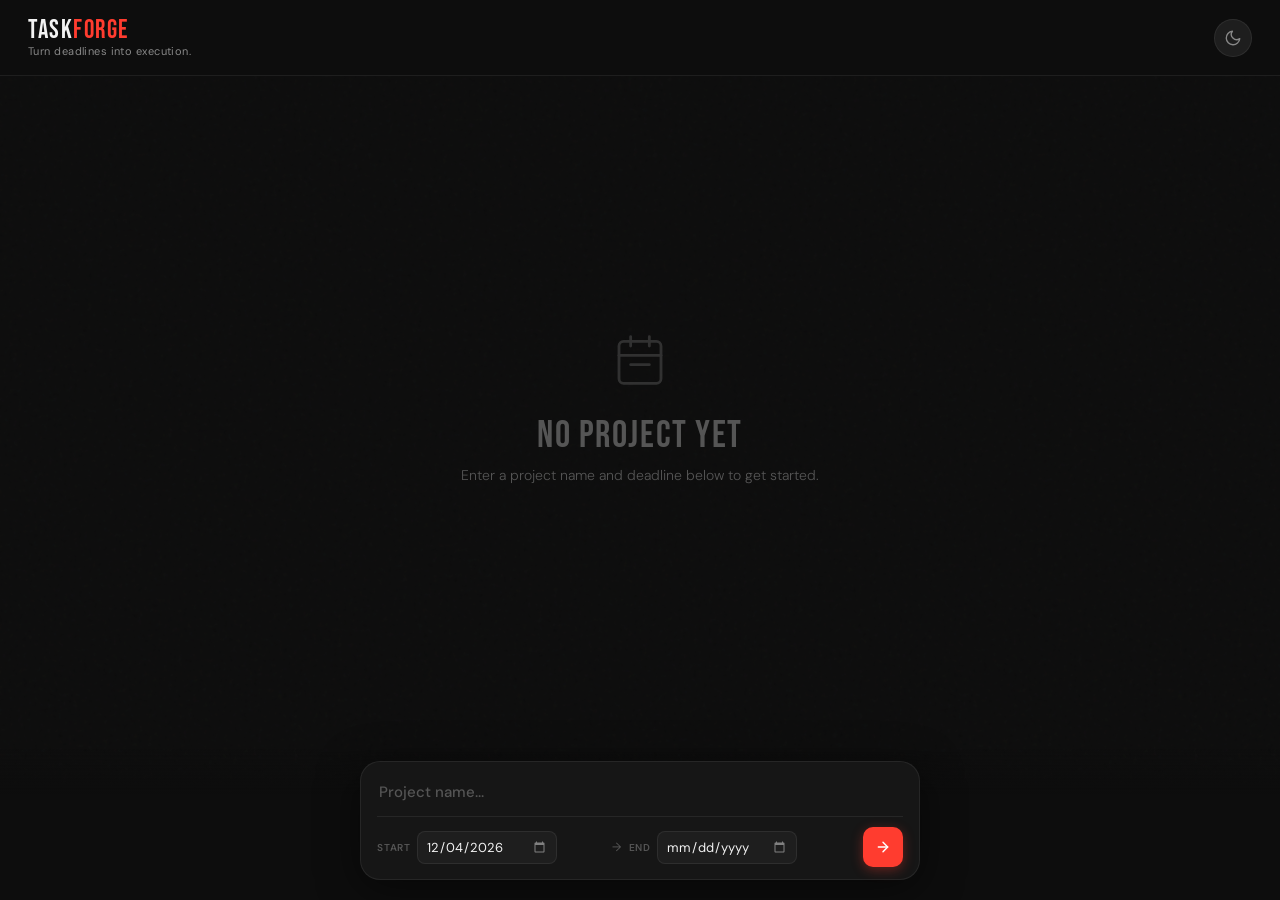
<file: taskforge.html>
<!DOCTYPE html>
<html lang="en" data-theme="dark">
<head>
<meta charset="UTF-8" />
<meta name="viewport" content="width=device-width, initial-scale=1.0" />
<title>TaskForge</title>
<link rel="preconnect" href="https://fonts.googleapis.com" />
<link rel="preconnect" href="https://fonts.gstatic.com" crossorigin />
<link href="https://fonts.googleapis.com/css2?family=Bebas+Neue&family=DM+Sans:wght@300;400;500;600&display=swap" rel="stylesheet" />
<style>
  *, *::before, *::after { box-sizing: border-box; margin: 0; padding: 0; }

  :root {
    --accent: #FF3C2F;
    --accent-dim: rgba(255,60,47,0.15);
    --accent-glow: rgba(255,60,47,0.35);
    --bg: #0D0D0D;
    --bg2: #161616;
    --bg3: #1E1E1E;
    --border: rgba(255,255,255,0.07);
    --border-hover: rgba(255,255,255,0.14);
    --text: #F2F2F2;
    --text-muted: #888;
    --text-dim: #555;
    --success: #2ECC71;
    --success-dim: rgba(46,204,113,0.12);
    --shadow: 0 8px 40px rgba(0,0,0,0.5);
    --shadow-sm: 0 2px 12px rgba(0,0,0,0.3);
    --r: 16px;
    --r-sm: 10px;
    --transition: 0.22s cubic-bezier(0.4,0,0.2,1);
  }

  [data-theme="light"] {
    --bg: #F5F4F0;
    --bg2: #EDECEA;
    --bg3: #E4E2DE;
    --border: rgba(0,0,0,0.08);
    --border-hover: rgba(0,0,0,0.15);
    --text: #111;
    --text-muted: #666;
    --text-dim: #AAA;
    --shadow: 0 8px 40px rgba(0,0,0,0.12);
    --shadow-sm: 0 2px 12px rgba(0,0,0,0.08);
  }

  html { scroll-behavior: smooth; }

  body {
    font-family: 'DM Sans', sans-serif;
    background: var(--bg);
    color: var(--text);
    min-height: 100vh;
    display: flex;
    flex-direction: column;
    transition: background var(--transition), color var(--transition);
    overflow-x: hidden;
  }

  /* Subtle grain overlay */
  body::before {
    content: '';
    position: fixed;
    inset: 0;
    background-image: url("data:image/svg+xml,%3Csvg viewBox='0 0 200 200' xmlns='http://www.w3.org/2000/svg'%3E%3Cfilter id='n'%3E%3CfeTurbulence type='fractalNoise' baseFrequency='0.9' numOctaves='4' stitchTiles='stitch'/%3E%3C/filter%3E%3Crect width='100%25' height='100%25' filter='url(%23n)' opacity='0.04'/%3E%3C/svg%3E");
    pointer-events: none;
    z-index: 0;
    opacity: 0.5;
  }

  /* ── HEADER ── */
  header {
    position: sticky;
    top: 0;
    z-index: 100;
    padding: 18px 28px;
    display: flex;
    align-items: center;
    justify-content: space-between;
    border-bottom: 1px solid var(--border);
    background: var(--bg);
    backdrop-filter: blur(12px);
    -webkit-backdrop-filter: blur(12px);
  }

  .logo-group { display: flex; flex-direction: column; line-height: 1; }

  .logo {
    font-family: 'Bebas Neue', sans-serif;
    font-size: 26px;
    letter-spacing: 0.06em;
    color: var(--text);
  }
  .logo span { color: var(--accent); }

  .tagline {
    font-size: 11px;
    font-weight: 400;
    color: var(--text-muted);
    letter-spacing: 0.04em;
    margin-top: 2px;
  }

  .theme-btn {
    background: var(--bg3);
    border: 1px solid var(--border);
    border-radius: 50%;
    width: 38px; height: 38px;
    cursor: pointer;
    display: flex; align-items: center; justify-content: center;
    color: var(--text-muted);
    transition: all var(--transition);
    flex-shrink: 0;
  }
  .theme-btn:hover { border-color: var(--border-hover); color: var(--text); transform: rotate(15deg); }

  /* ── MAIN ── */
  main {
    flex: 1;
    display: flex;
    flex-direction: column;
    align-items: center;
    justify-content: center;
    padding: 40px 20px 200px;
    position: relative;
    z-index: 1;
  }

  /* ── EMPTY STATE ── */
  .empty-state {
    text-align: center;
    animation: fadeUp 0.6s ease both;
  }
  .empty-icon {
    width: 56px; height: 56px;
    margin: 0 auto 20px;
    color: var(--text-dim);
    opacity: 0.5;
  }
  .empty-title {
    font-family: 'Bebas Neue', sans-serif;
    font-size: 38px;
    letter-spacing: 0.04em;
    color: var(--text-dim);
    margin-bottom: 8px;
  }
  .empty-sub {
    font-size: 14px;
    color: var(--text-dim);
    font-weight: 300;
  }

  /* ── PROJECT CARD ── */
  .project-card {
    width: 100%;
    max-width: 500px;
    background: var(--bg2);
    border: 1px solid var(--border);
    border-radius: 24px;
    padding: 32px 28px;
    box-shadow: var(--shadow);
    animation: fadeUp 0.5s cubic-bezier(0.4,0,0.2,1) both;
    position: relative;
    overflow: hidden;
    transition: all var(--transition);
  }

  .project-card::before {
    content: '';
    position: absolute;
    top: 0; left: 0; right: 0;
    height: 2px;
    background: linear-gradient(90deg, var(--accent), transparent);
    transition: opacity var(--transition);
  }

  .project-card.done {
    border-color: rgba(46,204,113,0.2);
  }
  .project-card.done::before {
    background: linear-gradient(90deg, var(--success), transparent);
  }

  /* Decorative bg number */
  .card-bg-num {
    position: absolute;
    right: -10px; top: -10px;
    font-family: 'Bebas Neue', sans-serif;
    font-size: 120px;
    color: var(--text);
    opacity: 0.025;
    line-height: 1;
    pointer-events: none;
    user-select: none;
  }

  .card-label {
    font-size: 11px;
    font-weight: 600;
    letter-spacing: 0.12em;
    text-transform: uppercase;
    color: var(--text-dim);
    margin-bottom: 6px;
  }

  .project-name {
    font-family: 'Bebas Neue', sans-serif;
    font-size: clamp(32px, 8vw, 52px);
    letter-spacing: 0.04em;
    color: var(--text);
    line-height: 1.05;
    margin-bottom: 28px;
    word-break: break-word;
    transition: color var(--transition);
  }
  .project-card.done .project-name { color: var(--success); }

  .metrics-row {
    display: grid;
    grid-template-columns: 1fr 1fr;
    gap: 12px;
    margin-bottom: 12px;
  }

  .metric {
    background: var(--bg3);
    border: 1px solid var(--border);
    border-radius: var(--r-sm);
    padding: 16px;
    transition: all var(--transition);
  }
  .metric.accent {
    background: var(--accent-dim);
    border-color: rgba(255,60,47,0.25);
  }
  .project-card.done .metric.accent {
    background: var(--success-dim);
    border-color: rgba(46,204,113,0.25);
  }

  .metric-label {
    font-size: 10px;
    font-weight: 600;
    letter-spacing: 0.1em;
    text-transform: uppercase;
    color: var(--text-dim);
    margin-bottom: 4px;
  }
  .metric.accent .metric-label { color: var(--accent); }
  .project-card.done .metric.accent .metric-label { color: var(--success); }

  .metric-value {
    font-family: 'Bebas Neue', sans-serif;
    font-size: 22px;
    letter-spacing: 0.04em;
    color: var(--text);
    line-height: 1;
  }
  .metric.accent .metric-value { color: var(--accent); }
  .project-card.done .metric.accent .metric-value { color: var(--success); }

  .metric-full {
    background: var(--bg3);
    border: 1px solid var(--border);
    border-radius: var(--r-sm);
    padding: 14px 16px;
    margin-bottom: 24px;
    display: flex;
    justify-content: space-between;
    align-items: center;
  }
  .metric-full .metric-label { margin: 0; }
  .metric-full .metric-value { font-size: 18px; }

  /* ── DONE BADGE ── */
  .done-badge {
    display: none;
    align-items: center;
    gap: 8px;
    background: var(--success-dim);
    border: 1px solid rgba(46,204,113,0.25);
    border-radius: 100px;
    padding: 7px 16px;
    color: var(--success);
    font-size: 12px;
    font-weight: 600;
    letter-spacing: 0.06em;
    text-transform: uppercase;
    margin-bottom: 20px;
    width: fit-content;
    animation: popIn 0.3s cubic-bezier(0.4,0,0.2,1) both;
  }
  .done-badge svg { width: 14px; height: 14px; }
  .project-card.done .done-badge { display: flex; }

  /* ── ACTION BUTTONS ── */
  .action-row {
    display: grid;
    grid-template-columns: 1fr auto;
    gap: 10px;
  }

  .btn-done {
    background: var(--accent);
    color: #fff;
    border: none;
    border-radius: var(--r-sm);
    padding: 14px 20px;
    font-family: 'Bebas Neue', sans-serif;
    font-size: 17px;
    letter-spacing: 0.1em;
    cursor: pointer;
    display: flex;
    align-items: center;
    justify-content: center;
    gap: 8px;
    transition: all var(--transition);
    box-shadow: 0 4px 20px var(--accent-glow);
  }
  .btn-done:hover { transform: translateY(-1px); box-shadow: 0 6px 28px var(--accent-glow); }
  .btn-done:active { transform: translateY(0); }
  .btn-done svg { width: 16px; height: 16px; flex-shrink: 0; }

  .project-card.done .btn-done {
    background: var(--bg3);
    color: var(--text-muted);
    box-shadow: none;
    cursor: default;
  }
  .project-card.done .btn-done:hover { transform: none; }

  .btn-reset {
    background: var(--bg3);
    border: 1px solid var(--border);
    border-radius: var(--r-sm);
    width: 48px;
    cursor: pointer;
    color: var(--text-muted);
    display: flex; align-items: center; justify-content: center;
    transition: all var(--transition);
    flex-shrink: 0;
  }
  .btn-reset:hover { border-color: rgba(255,60,47,0.4); color: var(--accent); }
  .btn-reset svg { width: 16px; height: 16px; }

  /* ── BOTTOM BAR ── */
  .bottom-bar {
    position: fixed;
    bottom: 0; left: 0; right: 0;
    z-index: 200;
    padding: 12px 16px 20px;
    background: linear-gradient(to top, var(--bg) 70%, transparent);
  }

  .input-card {
    max-width: 560px;
    margin: 0 auto;
    background: var(--bg2);
    border: 1px solid var(--border);
    border-radius: 20px;
    padding: 16px 16px 12px;
    box-shadow: var(--shadow);
    transition: border-color var(--transition), box-shadow var(--transition);
  }
  .input-card:focus-within {
    border-color: var(--border-hover);
    box-shadow: var(--shadow), 0 0 0 1px var(--border-hover);
  }

  .input-row-top {
    margin-bottom: 10px;
  }

  .input-name {
    width: 100%;
    background: transparent;
    border: none;
    outline: none;
    color: var(--text);
    font-family: 'DM Sans', sans-serif;
    font-size: 15px;
    font-weight: 500;
    padding: 4px 2px;
    placeholder-color: var(--text-dim);
  }
  .input-name::placeholder { color: var(--text-dim); }

  .input-divider {
    height: 1px;
    background: var(--border);
    margin-bottom: 10px;
  }

  .input-row-bottom {
    display: flex;
    align-items: center;
    gap: 8px;
  }

  .date-group {
    display: flex;
    align-items: center;
    gap: 6px;
    flex: 1;
    min-width: 0;
  }

  .date-label {
    font-size: 10px;
    font-weight: 600;
    letter-spacing: 0.08em;
    text-transform: uppercase;
    color: var(--text-dim);
    white-space: nowrap;
    flex-shrink: 0;
  }

  .input-date {
    background: var(--bg3);
    border: 1px solid var(--border);
    border-radius: 8px;
    color: var(--text);
    font-family: 'DM Sans', sans-serif;
    font-size: 13px;
    font-weight: 400;
    padding: 6px 8px;
    outline: none;
    cursor: pointer;
    transition: border-color var(--transition);
    min-width: 0;
    flex: 1;
    max-width: 140px;
  }
  .input-date::-webkit-calendar-picker-indicator {
    filter: invert(0.5);
    cursor: pointer;
  }
  [data-theme="light"] .input-date::-webkit-calendar-picker-indicator { filter: none; }
  .input-date:focus { border-color: var(--accent); }

  .date-separator {
    color: var(--text-dim);
    font-size: 12px;
    flex-shrink: 0;
  }

  .btn-submit {
    background: var(--accent);
    border: none;
    border-radius: 10px;
    width: 40px; height: 40px;
    cursor: pointer;
    color: #fff;
    display: flex; align-items: center; justify-content: center;
    flex-shrink: 0;
    transition: all var(--transition);
    box-shadow: 0 3px 12px var(--accent-glow);
  }
  .btn-submit:hover { transform: scale(1.06); box-shadow: 0 5px 18px var(--accent-glow); }
  .btn-submit:active { transform: scale(0.97); }
  .btn-submit svg { width: 16px; height: 16px; }

  /* ── ERROR ── */
  .error-msg {
    max-width: 500px;
    background: rgba(255,60,47,0.1);
    border: 1px solid rgba(255,60,47,0.25);
    border-radius: 12px;
    padding: 12px 16px;
    color: var(--accent);
    font-size: 13px;
    font-weight: 500;
    margin-bottom: 16px;
    display: none;
    animation: fadeUp 0.3s ease both;
  }
  .error-msg.show { display: block; }

  /* ── ANIMATIONS ── */
  @keyframes fadeUp {
    from { opacity: 0; transform: translateY(16px); }
    to   { opacity: 1; transform: translateY(0); }
  }
  @keyframes popIn {
    from { opacity: 0; transform: scale(0.85); }
    to   { opacity: 1; transform: scale(1); }
  }

  /* ── RESPONSIVE ── */
  @media (max-width: 480px) {
    header { padding: 14px 16px; }
    .logo { font-size: 22px; }
    main { padding: 24px 14px 190px; }
    .project-card { padding: 24px 18px; }
    .input-card { padding: 14px 12px 10px; }
    .date-group { gap: 4px; }
    .date-label { font-size: 9px; }
    .input-date { font-size: 12px; padding: 5px 6px; }
  }
</style>
</head>
<body>

<!-- HEADER -->
<header>
  <div class="logo-group">
    <div class="logo">TASK<span>FORGE</span></div>
    <div class="tagline">Turn deadlines into execution.</div>
  </div>
  <button class="theme-btn" id="themeBtn" aria-label="Toggle theme">
    <!-- Moon icon (shown in dark mode) -->
    <svg id="iconMoon" xmlns="http://www.w3.org/2000/svg" width="18" height="18" viewBox="0 0 24 24" fill="none" stroke="currentColor" stroke-width="1.8" stroke-linecap="round" stroke-linejoin="round">
      <path d="M21 12.79A9 9 0 1 1 11.21 3 7 7 0 0 0 21 12.79z"/>
    </svg>
    <!-- Sun icon (shown in light mode) -->
    <svg id="iconSun" xmlns="http://www.w3.org/2000/svg" width="18" height="18" viewBox="0 0 24 24" fill="none" stroke="currentColor" stroke-width="1.8" stroke-linecap="round" stroke-linejoin="round" style="display:none">
      <circle cx="12" cy="12" r="5"/>
      <line x1="12" y1="1" x2="12" y2="3"/>
      <line x1="12" y1="21" x2="12" y2="23"/>
      <line x1="4.22" y1="4.22" x2="5.64" y2="5.64"/>
      <line x1="18.36" y1="18.36" x2="19.78" y2="19.78"/>
      <line x1="1" y1="12" x2="3" y2="12"/>
      <line x1="21" y1="12" x2="23" y2="12"/>
      <line x1="4.22" y1="19.78" x2="5.64" y2="18.36"/>
      <line x1="18.36" y1="5.64" x2="19.78" y2="4.22"/>
    </svg>
  </button>
</header>

<!-- MAIN -->
<main>
  <!-- Empty State -->
  <div class="empty-state" id="emptyState">
    <svg class="empty-icon" xmlns="http://www.w3.org/2000/svg" viewBox="0 0 24 24" fill="none" stroke="currentColor" stroke-width="1.2" stroke-linecap="round" stroke-linejoin="round">
      <rect x="3" y="4" width="18" height="18" rx="2" ry="2"/>
      <line x1="16" y1="2" x2="16" y2="6"/>
      <line x1="8" y1="2" x2="8" y2="6"/>
      <line x1="3" y1="10" x2="21" y2="10"/>
      <line x1="8" y1="14" x2="16" y2="14"/>
    </svg>
    <div class="empty-title">No Project Yet</div>
    <div class="empty-sub">Enter a project name and deadline below to get started.</div>
  </div>

  <!-- Error -->
  <div class="error-msg" id="errorMsg"></div>

  <!-- Project Card -->
  <div class="project-card" id="projectCard" style="display:none">
    <div class="card-bg-num" id="cardBgNum"></div>

    <div class="done-badge">
      <svg xmlns="http://www.w3.org/2000/svg" viewBox="0 0 24 24" fill="none" stroke="currentColor" stroke-width="2.5" stroke-linecap="round" stroke-linejoin="round">
        <polyline points="20 6 9 17 4 12"/>
      </svg>
      Completed
    </div>

    <div class="card-label">Project</div>
    <div class="project-name" id="cardName"></div>

    <div class="metrics-row">
      <div class="metric">
        <div class="metric-label">Total Days</div>
        <div class="metric-value" id="cardDays"></div>
      </div>
      <div class="metric">
        <div class="metric-label">Start Date</div>
        <div class="metric-value" id="cardStart"></div>
      </div>
    </div>

    <div class="metric accent" style="margin-bottom:12px; padding:16px;">
      <div class="metric-label">Midpoint Deadline</div>
      <div class="metric-value" id="cardMid"></div>
    </div>

    <div class="metric-full">
      <div class="metric-label">Final Deadline</div>
      <div class="metric-value" id="cardEnd"></div>
    </div>

    <div class="action-row">
      <button class="btn-done" id="btnDone">
        <svg xmlns="http://www.w3.org/2000/svg" viewBox="0 0 24 24" fill="none" stroke="currentColor" stroke-width="2.5" stroke-linecap="round" stroke-linejoin="round">
          <polyline points="20 6 9 17 4 12"/>
        </svg>
        MARK AS DONE
      </button>
      <button class="btn-reset" id="btnReset" aria-label="Reset project">
        <svg xmlns="http://www.w3.org/2000/svg" viewBox="0 0 24 24" fill="none" stroke="currentColor" stroke-width="2" stroke-linecap="round" stroke-linejoin="round">
          <polyline points="3 6 5 6 21 6"/>
          <path d="M19 6l-1 14a2 2 0 0 1-2 2H8a2 2 0 0 1-2-2L5 6"/>
          <path d="M10 11v6"/>
          <path d="M14 11v6"/>
          <path d="M9 6V4a1 1 0 0 1 1-1h4a1 1 0 0 1 1 1v2"/>
        </svg>
      </button>
    </div>
  </div>
</main>

<!-- BOTTOM INPUT BAR -->
<div class="bottom-bar">
  <div class="input-card" id="inputCard">
    <div class="input-row-top">
      <input
        type="text"
        class="input-name"
        id="inputName"
        placeholder="Project name..."
        maxlength="60"
        autocomplete="off"
      />
    </div>
    <div class="input-divider"></div>
    <div class="input-row-bottom">
      <div class="date-group">
        <span class="date-label">Start</span>
        <input type="date" class="input-date" id="inputStart" />
      </div>
      <span class="date-separator">→</span>
      <div class="date-group">
        <span class="date-label">End</span>
        <input type="date" class="input-date" id="inputEnd" />
      </div>
      <button class="btn-submit" id="btnSubmit" aria-label="Create project">
        <svg xmlns="http://www.w3.org/2000/svg" viewBox="0 0 24 24" fill="none" stroke="currentColor" stroke-width="2.2" stroke-linecap="round" stroke-linejoin="round">
          <line x1="5" y1="12" x2="19" y2="12"/>
          <polyline points="12 5 19 12 12 19"/>
        </svg>
      </button>
    </div>
  </div>
</div>

<script>
(function () {
  'use strict';

  /* ── UTILS ── */
  const $ = id => document.getElementById(id);
  const STORAGE_KEY = 'taskforge_v1';
  const THEME_KEY   = 'taskforge_theme';

  function todayStr() {
    const d = new Date();
    return d.toISOString().split('T')[0];
  }

  function parseLocalDate(str) {
    // Parse YYYY-MM-DD as local date (not UTC)
    const [y, m, d] = str.split('-').map(Number);
    return new Date(y, m - 1, d);
  }

  function formatDate(date) {
    return date.toLocaleDateString('en-GB', { day: 'numeric', month: 'long', year: 'numeric' });
  }

  function formatDateShort(date) {
    return date.toLocaleDateString('en-GB', { day: 'numeric', month: 'short' });
  }

  /* ── THEME ── */
  const html = document.documentElement;
  let theme = localStorage.getItem(THEME_KEY) || 'dark';

  function applyTheme(t) {
    theme = t;
    html.setAttribute('data-theme', t);
    $('iconMoon').style.display = t === 'dark'  ? 'block' : 'none';
    $('iconSun').style.display  = t === 'light' ? 'block' : 'none';
    localStorage.setItem(THEME_KEY, t);
  }

  applyTheme(theme);

  $('themeBtn').addEventListener('click', () => {
    applyTheme(theme === 'dark' ? 'light' : 'dark');
  });

  /* ── DEFAULT DATES ── */
  $('inputStart').value = todayStr();

  /* ── STORAGE ── */
  function saveProject(data) {
    localStorage.setItem(STORAGE_KEY, JSON.stringify(data));
  }

  function loadProject() {
    try { return JSON.parse(localStorage.getItem(STORAGE_KEY)); }
    catch { return null; }
  }

  function clearProject() {
    localStorage.removeItem(STORAGE_KEY);
  }

  /* ── RENDER ── */
  function renderProject(data) {
    const { name, startStr, endStr, totalDays, midStr, done } = data;

    const startDate = parseLocalDate(startStr);
    const endDate   = parseLocalDate(endStr);
    const midDate   = parseLocalDate(midStr);

    $('emptyState').style.display = 'none';
    $('errorMsg').classList.remove('show');

    const card = $('projectCard');
    card.style.display = 'block';
    card.classList.toggle('done', !!done);

    $('cardBgNum').textContent = totalDays;
    $('cardName').textContent  = name;
    $('cardDays').textContent  = totalDays + ' Days';
    $('cardStart').textContent = formatDateShort(startDate);
    $('cardMid').textContent   = formatDate(midDate);
    $('cardEnd').textContent   = formatDate(endDate);

    const btnDone = $('btnDone');
    if (done) {
      btnDone.innerHTML = `
        <svg xmlns="http://www.w3.org/2000/svg" width="16" height="16" viewBox="0 0 24 24" fill="none" stroke="currentColor" stroke-width="2.5" stroke-linecap="round" stroke-linejoin="round">
          <polyline points="20 6 9 17 4 12"/>
        </svg>
        COMPLETED
      `;
      btnDone.disabled = true;
    } else {
      btnDone.innerHTML = `
        <svg xmlns="http://www.w3.org/2000/svg" width="16" height="16" viewBox="0 0 24 24" fill="none" stroke="currentColor" stroke-width="2.5" stroke-linecap="round" stroke-linejoin="round">
          <polyline points="20 6 9 17 4 12"/>
        </svg>
        MARK AS DONE
      `;
      btnDone.disabled = false;
    }
  }

  function showError(msg) {
    const el = $('errorMsg');
    el.textContent = msg;
    el.classList.add('show');
    $('projectCard').style.display = 'none';
    $('emptyState').style.display  = 'block';
  }

  /* ── SUBMIT ── */
  function handleSubmit() {
    const name     = $('inputName').value.trim();
    const startStr = $('inputStart').value;
    const endStr   = $('inputEnd').value;

    // Validation
    if (!name) {
      showError('Please enter a project name.');
      $('inputName').focus();
      return;
    }
    if (!startStr) {
      showError('Please select a start date.');
      return;
    }
    if (!endStr) {
      showError('Please select a deadline.');
      return;
    }

    const startDate = parseLocalDate(startStr);
    const endDate   = parseLocalDate(endStr);

    if (endDate <= startDate) {
      showError('The deadline must be after the start date.');
      return;
    }

    // total_days = ceil((end - start) / 1 day)
    const diffMs    = endDate - startDate;
    const totalDays = Math.ceil(diffMs / (1000 * 60 * 60 * 24));

    if (totalDays < 3) {
      showError('Project must span at least 3 days. Please extend the deadline.');
      return;
    }

    // half_days = ceil(total / 2), mid = start + half_days
    const halfDays = Math.ceil(totalDays / 2);
    const midDate  = new Date(startDate.getTime() + halfDays * 24 * 60 * 60 * 1000);

    function toStr(d) {
      return d.toISOString().split('T')[0];
    }

    const data = {
      name,
      startStr,
      endStr,
      totalDays,
      midStr: toStr(midDate),
      done: false
    };

    saveProject(data);
    renderProject(data);
  }

  /* ── MARK DONE ── */
  $('btnDone').addEventListener('click', function () {
    const data = loadProject();
    if (!data || data.done) return;
    data.done = true;
    saveProject(data);
    renderProject(data);
  });

  /* ── RESET ── */
  $('btnReset').addEventListener('click', function () {
    clearProject();
    $('projectCard').style.display = 'none';
    $('emptyState').style.display  = 'block';
    $('errorMsg').classList.remove('show');
    $('inputName').value = '';
    $('inputStart').value = todayStr();
    $('inputEnd').value = '';
    $('inputName').focus();
  });

  /* ── SUBMIT BUTTON ── */
  $('btnSubmit').addEventListener('click', handleSubmit);

  /* ── ENTER KEY ── */
  [$('inputName'), $('inputStart'), $('inputEnd')].forEach(el => {
    el.addEventListener('keydown', e => {
      if (e.key === 'Enter') handleSubmit();
    });
  });

  /* ── INIT: LOAD SAVED PROJECT ── */
  const saved = loadProject();
  if (saved) {
    renderProject(saved);
  }

})();
</script>
</body>
</html>
</file>
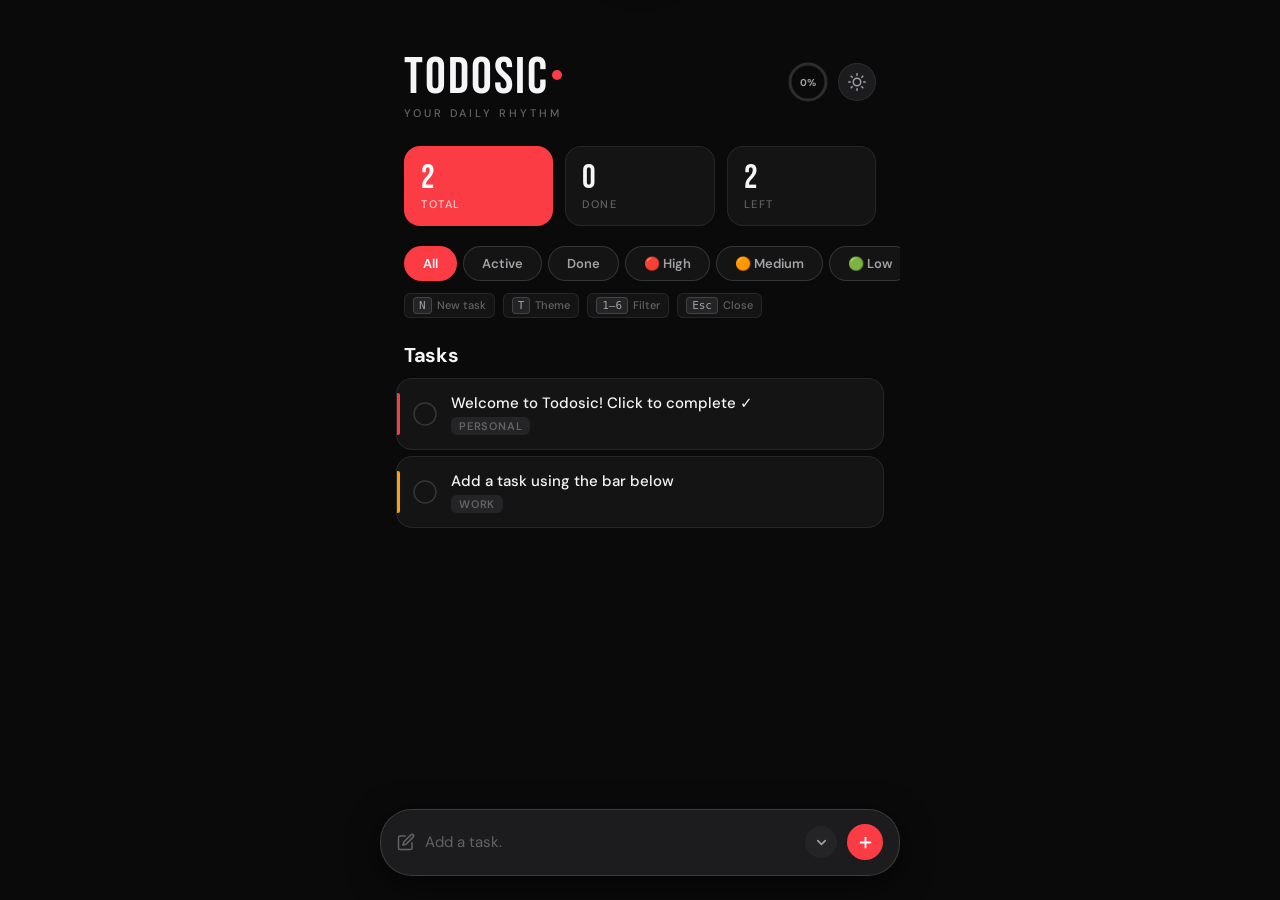
<file: todosic.html>
<!DOCTYPE html>
<html lang="en" data-theme="dark">
<head>
<meta charset="UTF-8">
<meta name="viewport" content="width=device-width, initial-scale=1.0, maximum-scale=1.0">
<title>Todosic</title>
<link rel="preconnect" href="https://fonts.googleapis.com">
<link href="https://fonts.googleapis.com/css2?family=Bebas+Neue&family=DM+Sans:wght@300;400;500;600&display=swap" rel="stylesheet">
<style>
  :root {
    --accent: #fc3c44;
    --accent2: #ff6b6b;
    --accent-glow: rgba(252,60,68,0.18);
    --font-display: 'Bebas Neue', 'Arial Narrow', sans-serif;
    --font-body: 'DM Sans', system-ui, sans-serif;
    --radius-sm: 10px;
    --radius-md: 16px;
    --radius-lg: 24px;
    --radius-xl: 32px;
    --transition: 0.22s cubic-bezier(0.4,0,0.2,1);
  }
  [data-theme="dark"] {
    --bg: #0a0a0a; --bg2: #141414; --bg3: #1c1c1e; --bg4: #242426; --bg5: #2c2c2e;
    --text: #f5f5f7; --text2: #a1a1a6; --text3: #636366;
    --border: rgba(255,255,255,0.08); --border2: rgba(255,255,255,0.14);
    --card-shadow: 0 8px 32px rgba(0,0,0,0.6); --input-bg: rgba(255,255,255,0.06); --done-opacity: 0.38;
  }
  [data-theme="light"] {
    --bg: #f2f2f7; --bg2: #ffffff; --bg3: #ffffff; --bg4: #f2f2f7; --bg5: #e5e5ea;
    --text: #1c1c1e; --text2: #636366; --text3: #aeaeb2;
    --border: rgba(0,0,0,0.08); --border2: rgba(0,0,0,0.13);
    --card-shadow: 0 4px 20px rgba(0,0,0,0.10); --input-bg: rgba(0,0,0,0.04); --done-opacity: 0.45;
  }
  *, *::before, *::after { box-sizing: border-box; margin: 0; padding: 0; }
  body { background: var(--bg); color: var(--text); font-family: var(--font-body); min-height: 100vh; overflow-x: hidden; -webkit-font-smoothing: antialiased; }

  .app { max-width: 520px; margin: 0 auto; padding: 0 0 140px; position: relative; }

  /* HEADER */
  .header { padding: 54px 24px 0; }
  .header-top { display: flex; align-items: flex-start; justify-content: space-between; margin-bottom: 6px; }
  .logo-wrap { display: flex; flex-direction: column; }
  .logo-title { font-family: var(--font-display); font-size: 52px; line-height: 0.92; letter-spacing: 2px; color: var(--text); display: flex; align-items: center; }
  .logo-dot { display: inline-block; width: 10px; height: 10px; background: var(--accent); border-radius: 50%; margin-left: 3px; margin-bottom: 6px; flex-shrink: 0; }
  .logo-sub { font-size: 11px; font-weight: 500; letter-spacing: 3px; color: var(--text3); text-transform: uppercase; margin-top: 4px; }
  .header-actions { display: flex; gap: 8px; align-items: center; margin-top: 6px; }
  .icon-btn { width: 38px; height: 38px; border-radius: 50%; background: var(--bg3); border: 1px solid var(--border); display: flex; align-items: center; justify-content: center; cursor: pointer; transition: background var(--transition), transform var(--transition); color: var(--text2); }
  .icon-btn:hover { background: var(--bg4); transform: scale(1.06); color: var(--text); }
  .icon-btn:active { transform: scale(0.94); }
  .icon-btn svg { width: 18px; height: 18px; }

  /* STATS */
  .stats-bar { display: flex; gap: 12px; padding: 20px 24px 0; }
  .stat-card { flex: 1; background: var(--bg2); border-radius: var(--radius-md); padding: 14px 16px; border: 1px solid var(--border); }
  .stat-card.accent-card { background: var(--accent); border-color: transparent; }
  .stat-num { font-family: var(--font-display); font-size: 34px; line-height: 1; color: var(--text); letter-spacing: 1px; }
  .accent-card .stat-num { color: #fff; }
  .stat-label { font-size: 11px; font-weight: 500; color: var(--text3); text-transform: uppercase; letter-spacing: 1.5px; margin-top: 2px; }
  .accent-card .stat-label { color: rgba(255,255,255,0.75); }

  /* FILTER TABS */
  .filter-tabs { display: flex; gap: 6px; padding: 20px 24px 0; overflow-x: auto; -webkit-overflow-scrolling: touch; scrollbar-width: none; }
  .filter-tabs::-webkit-scrollbar { display: none; }
  .tab { padding: 8px 18px; border-radius: 100px; font-size: 13px; font-weight: 600; white-space: nowrap; cursor: pointer; border: 1px solid var(--border2); background: var(--bg2); color: var(--text2); transition: all var(--transition); user-select: none; }
  .tab.active { background: var(--accent); border-color: transparent; color: #fff; }
  .tab:not(.active):hover { background: var(--bg4); color: var(--text); }

  /* SHORTCUTS HINT */
  .shortcuts-bar { display: flex; gap: 8px; flex-wrap: wrap; padding: 12px 24px 0; }
  .key-badge { display: inline-flex; align-items: center; gap: 5px; font-size: 11px; color: var(--text3); background: var(--bg2); border: 1px solid var(--border); border-radius: 6px; padding: 3px 8px; font-weight: 500; }
  .key { background: var(--bg4); border: 1px solid var(--border2); border-radius: 4px; padding: 1px 5px; font-family: monospace; font-size: 11px; color: var(--text2); }

  /* SECTION */
  .section-header { padding: 24px 24px 10px; display: flex; align-items: center; justify-content: space-between; }
  .section-title { font-size: 20px; font-weight: 700; color: var(--text); letter-spacing: -0.3px; }
  .clear-btn { font-size: 13px; font-weight: 500; color: var(--accent); cursor: pointer; padding: 4px 8px; border-radius: 8px; transition: background var(--transition); }
  .clear-btn:hover { background: var(--accent-glow); }

  /* TODO LIST */
  .todo-list { padding: 0 16px; display: flex; flex-direction: column; gap: 6px; }
  .todo-item { display: flex; align-items: center; gap: 14px; padding: 14px 16px; background: var(--bg2); border-radius: var(--radius-md); border: 1px solid var(--border); transition: all var(--transition); cursor: default; position: relative; overflow: hidden; animation: slideIn 0.28s cubic-bezier(0.4,0,0.2,1); }
  @keyframes slideIn { from { opacity: 0; transform: translateY(-8px); } to { opacity: 1; transform: translateY(0); } }
  .todo-item:hover { border-color: var(--border2); background: var(--bg3); }
  .todo-item.done { opacity: var(--done-opacity); }
  .todo-item.done .todo-text { text-decoration: line-through; }
  .todo-item::before { content: ''; position: absolute; left: 0; top: 20%; bottom: 20%; width: 3px; border-radius: 0 2px 2px 0; background: transparent; }
  .todo-item.prio-high::before { background: var(--accent); }
  .todo-item.prio-medium::before { background: #ff9f0a; }
  .todo-item.prio-low::before { background: #30d158; }

  .check-wrap { width: 24px; height: 24px; flex-shrink: 0; cursor: pointer; }
  .check-wrap svg { width: 24px; height: 24px; display: block; }
  .todo-body { flex: 1; min-width: 0; }
  .todo-text { font-size: 15px; font-weight: 500; color: var(--text); line-height: 1.35; word-break: break-word; }
  .todo-meta { display: flex; align-items: center; gap: 8px; margin-top: 4px; flex-wrap: wrap; }
  .todo-cat { font-size: 11px; font-weight: 600; letter-spacing: 0.8px; text-transform: uppercase; padding: 2px 8px; border-radius: 6px; background: var(--bg4); color: var(--text3); }
  .todo-date { font-size: 11px; color: var(--text3); }
  .todo-date.overdue { color: var(--accent); }
  .todo-ai-badge { font-size: 10px; font-weight: 700; letter-spacing: 1px; text-transform: uppercase; padding: 2px 7px; border-radius: 6px; background: rgba(252,60,68,0.15); color: var(--accent); border: 1px solid rgba(252,60,68,0.25); }

  .todo-actions { display: flex; gap: 4px; opacity: 0; transition: opacity var(--transition); }
  .todo-item:hover .todo-actions { opacity: 1; }
  .todo-item-btn { width: 30px; height: 30px; display: flex; align-items: center; justify-content: center; border-radius: 8px; cursor: pointer; transition: background var(--transition); color: var(--text3); }
  .todo-item-btn:hover { background: var(--bg5); color: var(--text); }
  .todo-item-btn.del:hover { background: rgba(252,60,68,0.12); color: var(--accent); }
  .todo-item-btn svg { width: 15px; height: 15px; }

  /* EMPTY */
  .empty { display: flex; flex-direction: column; align-items: center; justify-content: center; padding: 60px 24px; gap: 12px; color: var(--text3); }
  .empty svg { width: 56px; height: 56px; opacity: 0.35; }
  .empty-title { font-size: 17px; font-weight: 600; color: var(--text2); }
  .empty-sub { font-size: 14px; text-align: center; line-height: 1.5; }

  /* ADD AREA */
  .add-area { position: fixed; bottom: 0; left: 0; right: 0; z-index: 100; padding: 0 12px 24px; pointer-events: none; }
  .add-card { max-width: 520px; margin: 0 auto; width: 100%; background: var(--bg3); border-radius: var(--radius-xl); border: 1px solid var(--border2); box-shadow: var(--card-shadow); overflow: hidden; pointer-events: all; }
  .add-bar { display: flex; align-items: center; gap: 10px; padding: 14px 16px; }
  .add-input { flex: 1; background: transparent; border: none; outline: none; font-family: var(--font-body); font-size: 15px; font-weight: 400; color: var(--text); min-width: 0; }
  .add-input::placeholder { color: var(--text3); }

  .add-options { max-height: 0; overflow: hidden; transition: max-height 0.32s cubic-bezier(0.4,0,0.2,1); border-top: 1px solid transparent; }
  .add-options.open { max-height: 220px; border-top-color: var(--border); }
  .add-options-inner { padding: 12px 16px 16px; display: flex; flex-wrap: wrap; gap: 10px; }
  .opt-group { display: flex; flex-direction: column; gap: 6px; flex: 1; min-width: 120px; }
  .opt-label { font-size: 10px; font-weight: 700; letter-spacing: 1.5px; text-transform: uppercase; color: var(--text3); }
  .opt-pills { display: flex; gap: 5px; flex-wrap: wrap; }
  .pill { padding: 5px 12px; border-radius: 100px; font-size: 12px; font-weight: 600; cursor: pointer; border: 1px solid var(--border2); background: var(--bg4); color: var(--text2); transition: all 0.15s; user-select: none; }
  .pill.sel { color: #fff; border-color: transparent; }
  .pill-red.sel { background: var(--accent); }
  .pill-orange.sel { background: #ff9f0a; }
  .pill-green.sel { background: #30d158; }
  .pill-cat.sel { background: var(--text3); }
  .date-input { padding: 5px 10px; border-radius: 100px; font-size: 12px; font-weight: 500; border: 1px solid var(--border2); background: var(--bg4); color: var(--text2); font-family: var(--font-body); cursor: pointer; outline: none; min-width: 130px; }
  .date-input:focus { border-color: var(--accent); }

  .add-submit { width: 36px; height: 36px; border-radius: 50%; background: var(--accent); border: none; display: flex; align-items: center; justify-content: center; cursor: pointer; transition: transform var(--transition), opacity var(--transition); flex-shrink: 0; color: #fff; }
  .add-submit:hover { transform: scale(1.08); }
  .add-submit:active { transform: scale(0.94); }
  .add-submit:disabled { opacity: 0.35; cursor: default; transform: none; }
  .add-submit svg { width: 17px; height: 17px; }

  .expand-btn { width: 32px; height: 32px; border-radius: 50%; background: var(--bg4); border: none; display: flex; align-items: center; justify-content: center; cursor: pointer; transition: all var(--transition); color: var(--text2); flex-shrink: 0; }
  .expand-btn:hover { background: var(--bg5); color: var(--text); }
  .expand-btn svg { width: 15px; height: 15px; transition: transform var(--transition); }
  .expand-btn.open svg { transform: rotate(180deg); }

  /* GODMODE BANNER */
  .godmode-banner { display: none; align-items: center; gap: 10px; padding: 8px 16px; background: linear-gradient(135deg, rgba(252,60,68,0.2), rgba(255,107,107,0.1)); border-top: 1px solid rgba(252,60,68,0.3); }
  .godmode-banner.visible { display: flex; }
  .godmode-icon { font-size: 18px; }
  .godmode-text { flex: 1; font-size: 12px; font-weight: 600; color: var(--accent); letter-spacing: 0.5px; }
  .godmode-loader { width: 16px; height: 16px; border: 2px solid rgba(252,60,68,0.3); border-top-color: var(--accent); border-radius: 50%; animation: spin 0.7s linear infinite; display: none; }
  .godmode-loader.active { display: block; }
  @keyframes spin { to { transform: rotate(360deg); } }

  /* MODAL */
  .modal-overlay { position: fixed; inset: 0; background: rgba(0,0,0,0.65); z-index: 200; display: flex; align-items: flex-end; justify-content: center; opacity: 0; pointer-events: none; transition: opacity var(--transition); }
  .modal-overlay.open { opacity: 1; pointer-events: all; }
  .modal { width: 100%; max-width: 520px; background: var(--bg3); border-radius: var(--radius-xl) var(--radius-xl) 0 0; border: 1px solid var(--border2); border-bottom: none; padding: 24px 24px 48px; transform: translateY(100%); transition: transform 0.32s cubic-bezier(0.4,0,0.2,1); box-shadow: 0 -8px 48px rgba(0,0,0,0.4); }
  .modal-overlay.open .modal { transform: translateY(0); }
  .modal-handle { width: 36px; height: 4px; background: var(--border2); border-radius: 2px; margin: 0 auto 20px; }
  .modal-title { font-size: 18px; font-weight: 700; color: var(--text); margin-bottom: 16px; }
  .modal-input { width: 100%; background: var(--input-bg); border: 1px solid var(--border); border-radius: var(--radius-sm); padding: 12px 14px; font-family: var(--font-body); font-size: 15px; font-weight: 400; color: var(--text); outline: none; resize: none; transition: border-color var(--transition); margin-bottom: 16px; }
  .modal-input:focus { border-color: var(--accent); }
  .modal-row { display: flex; gap: 10px; flex-wrap: wrap; margin-bottom: 16px; }
  .modal-actions { display: flex; gap: 10px; justify-content: flex-end; margin-top: 8px; }
  .btn { padding: 10px 22px; border-radius: var(--radius-sm); font-family: var(--font-body); font-size: 14px; font-weight: 600; cursor: pointer; transition: all var(--transition); border: none; }
  .btn-ghost { background: var(--bg4); color: var(--text2); }
  .btn-ghost:hover { background: var(--bg5); color: var(--text); }
  .btn-accent { background: var(--accent); color: #fff; }
  .btn-accent:hover { opacity: 0.88; }

  /* PROGRESS RING */
  .progress-ring { position: relative; width: 44px; height: 44px; flex-shrink: 0; }
  .ring-svg { transform: rotate(-90deg); }
  .ring-track { fill: none; stroke: var(--border2); stroke-width: 3; }
  .ring-fill { fill: none; stroke: var(--accent); stroke-width: 3; stroke-linecap: round; transition: stroke-dashoffset 0.6s cubic-bezier(0.4,0,0.2,1); }
  .ring-pct { position: absolute; inset: 0; display: flex; align-items: center; justify-content: center; font-size: 10px; font-weight: 700; color: var(--text2); }

  /* TOAST */
  .toast { position: fixed; top: 20px; left: 50%; transform: translateX(-50%) translateY(-80px); background: var(--bg3); border: 1px solid var(--border2); border-radius: var(--radius-md); padding: 12px 20px; font-size: 13px; font-weight: 600; color: var(--text); box-shadow: var(--card-shadow); z-index: 500; transition: transform 0.3s cubic-bezier(0.4,0,0.2,1); white-space: nowrap; }
  .toast.show { transform: translateX(-50%) translateY(0); }
  .toast.accent { border-color: rgba(252,60,68,0.4); color: var(--accent); }

  ::-webkit-scrollbar { width: 4px; }
  ::-webkit-scrollbar-track { background: transparent; }
  ::-webkit-scrollbar-thumb { background: var(--border2); border-radius: 2px; }

  @media (max-width: 400px) { .logo-title { font-size: 44px; } .stat-num { font-size: 28px; } }
</style>
</head>
<body>

<div class="app">
  <!-- HEADER -->
  <div class="header">
    <div class="header-top">
      <div class="logo-wrap">
        <div class="logo-title">TODOSIC<span class="logo-dot"></span></div>
        <div class="logo-sub">Your Daily Rhythm</div>
      </div>
      <div class="header-actions">
        <div class="progress-ring" title="Completion rate">
          <svg class="ring-svg" width="44" height="44" viewBox="0 0 44 44">
            <circle class="ring-track" cx="22" cy="22" r="18"/>
            <circle class="ring-fill" id="ringFill" cx="22" cy="22" r="18" stroke-dasharray="113" stroke-dashoffset="113"/>
          </svg>
          <div class="ring-pct" id="ringPct">0%</div>
        </div>
        <div class="icon-btn" id="themeBtn" title="Toggle theme (T)">
          <svg id="themeIcon" viewBox="0 0 24 24" fill="none" stroke="currentColor" stroke-width="2" stroke-linecap="round" stroke-linejoin="round">
            <circle cx="12" cy="12" r="5"/><line x1="12" y1="1" x2="12" y2="3"/><line x1="12" y1="21" x2="12" y2="23"/><line x1="4.22" y1="4.22" x2="5.64" y2="5.64"/><line x1="18.36" y1="18.36" x2="19.78" y2="19.78"/><line x1="1" y1="12" x2="3" y2="12"/><line x1="21" y1="12" x2="23" y2="12"/><line x1="4.22" y1="19.78" x2="5.64" y2="18.36"/><line x1="18.36" y1="5.64" x2="19.78" y2="4.22"/>
          </svg>
        </div>
      </div>
    </div>
  </div>

  <!-- STATS -->
  <div class="stats-bar">
    <div class="stat-card accent-card">
      <div class="stat-num" id="statTotal">0</div>
      <div class="stat-label">Total</div>
    </div>
    <div class="stat-card">
      <div class="stat-num" id="statDone">0</div>
      <div class="stat-label">Done</div>
    </div>
    <div class="stat-card">
      <div class="stat-num" id="statLeft">0</div>
      <div class="stat-label">Left</div>
    </div>
  </div>

  <!-- FILTER TABS -->
  <div class="filter-tabs" id="filterTabs">
    <div class="tab active" data-filter="all">All</div>
    <div class="tab" data-filter="active">Active</div>
    <div class="tab" data-filter="done">Done</div>
    <div class="tab" data-filter="high">🔴 High</div>
    <div class="tab" data-filter="medium">🟠 Medium</div>
    <div class="tab" data-filter="low">🟢 Low</div>
  </div>

  <!-- SHORTCUTS HINT -->
  <div class="shortcuts-bar">
    <span class="key-badge"><span class="key">N</span> New task</span>
    <span class="key-badge"><span class="key">T</span> Theme</span>
    <span class="key-badge"><span class="key">1–6</span> Filter</span>
    <span class="key-badge"><span class="key">Esc</span> Close</span>
  </div>

  <!-- MAIN LIST -->
  <div id="mainList"></div>
</div>

<!-- ADD AREA -->
<div class="add-area">
  <div class="add-card">
    <!-- GODMODE BANNER -->
    <div class="godmode-banner" id="godmodeBanner">
      <span class="godmode-icon">⚡</span>
      <span class="godmode-text">GOD MODE — AI will generate tasks for you</span>
      <div class="godmode-loader" id="godmodeLoader"></div>
    </div>
    <div class="add-bar">
      <svg width="18" height="18" viewBox="0 0 24 24" fill="none" stroke="currentColor" stroke-width="2" stroke-linecap="round" stroke-linejoin="round" style="color:var(--text3);flex-shrink:0">
        <path d="M11 4H4a2 2 0 0 0-2 2v14a2 2 0 0 0 2 2h14a2 2 0 0 0 2-2v-7"/>
        <path d="M18.5 2.5a2.121 2.121 0 0 1 3 3L12 15l-4 1 1-4 9.5-9.5z"/>
      </svg>
      <input class="add-input" id="addInput" placeholder='Add a task.' autocomplete="off" spellcheck="false">
      <button class="expand-btn" id="expandBtn" title="More options">
        <svg viewBox="0 0 24 24" fill="none" stroke="currentColor" stroke-width="2.5" stroke-linecap="round" stroke-linejoin="round">
          <polyline points="6 9 12 15 18 9"/>
        </svg>
      </button>
      <button class="add-submit" id="addBtn">
        <svg viewBox="0 0 24 24" fill="none" stroke="currentColor" stroke-width="2.5" stroke-linecap="round" stroke-linejoin="round">
          <line x1="12" y1="5" x2="12" y2="19"/><line x1="5" y1="12" x2="19" y2="12"/>
        </svg>
      </button>
    </div>
    <div class="add-options" id="addOptions">
      <div class="add-options-inner">
        <div class="opt-group">
          <div class="opt-label">Priority</div>
          <div class="opt-pills" id="prioPills">
            <div class="pill pill-red" data-prio="high">High</div>
            <div class="pill pill-orange sel" data-prio="medium">Med</div>
            <div class="pill pill-green" data-prio="low">Low</div>
          </div>
        </div>
        <div class="opt-group">
          <div class="opt-label">Category</div>
          <div class="opt-pills" id="catPills">
            <div class="pill pill-cat" data-cat="Work">Work</div>
            <div class="pill pill-cat" data-cat="Personal">Personal</div>
            <div class="pill pill-cat" data-cat="Health">Health</div>
            <div class="pill pill-cat" data-cat="Study">Study</div>
          </div>
        </div>
        <div class="opt-group">
          <div class="opt-label">Due Date</div>
          <input type="date" class="date-input" id="addDate">
        </div>
      </div>
    </div>
  </div>
</div>

<!-- EDIT MODAL -->
<div class="modal-overlay" id="modalOverlay">
  <div class="modal">
    <div class="modal-handle"></div>
    <div class="modal-title">Edit Task</div>
    <textarea class="modal-input" id="editInput" rows="3" placeholder="Task name…"></textarea>
    <div class="modal-row" id="editPrioPills">
      <div class="pill pill-red" data-prio="high">High</div>
      <div class="pill pill-orange" data-prio="medium">Medium</div>
      <div class="pill pill-green" data-prio="low">Low</div>
    </div>
    <div class="modal-row" id="editCatPills">
      <div class="pill pill-cat" data-cat="Work">Work</div>
      <div class="pill pill-cat" data-cat="Personal">Personal</div>
      <div class="pill pill-cat" data-cat="Health">Health</div>
      <div class="pill pill-cat" data-cat="Study">Study</div>
    </div>
    <div class="modal-row">
      <input type="date" class="date-input" id="editDate" style="min-width:140px">
    </div>
    <div class="modal-actions">
      <button class="btn btn-ghost" id="modalCancel">Cancel</button>
      <button class="btn btn-accent" id="modalSave">Save</button>
    </div>
  </div>
</div>

<!-- TOAST -->
<div class="toast" id="toast"></div>

<script>
// ── DATA ──
const STORAGE_KEY = 'todosic_v3';
let todos = [];
let filter = 'all';
let editId = null;
let addPrio = 'medium';
let addCat = '';
let addOptionsOpen = false;
let godmodeActive = false;

function load() {
  try { todos = JSON.parse(localStorage.getItem(STORAGE_KEY)) || []; }
  catch { todos = []; }
}
function save() { localStorage.setItem(STORAGE_KEY, JSON.stringify(todos)); }
function uid() { return Date.now().toString(36) + Math.random().toString(36).slice(2,7); }

// ── TOAST ──
let toastTimer;
function showToast(msg, accent = false) {
  const t = document.getElementById('toast');
  t.textContent = msg;
  t.className = 'toast show' + (accent ? ' accent' : '');
  clearTimeout(toastTimer);
  toastTimer = setTimeout(() => { t.classList.remove('show'); }, 2800);
}

// ── SVGs ──
const svgCheck = (done) => done
  ? `<svg viewBox="0 0 24 24" fill="none"><circle cx="12" cy="12" r="11" fill="var(--accent)"/><polyline points="6 12 10 16 18 8" stroke="#fff" stroke-width="2.2" stroke-linecap="round" stroke-linejoin="round"/></svg>`
  : `<svg viewBox="0 0 24 24" fill="none"><circle cx="12" cy="12" r="11" stroke="var(--border2)" stroke-width="1.5"/></svg>`;
const svgEdit = `<svg viewBox="0 0 24 24" fill="none" stroke="currentColor" stroke-width="2" stroke-linecap="round" stroke-linejoin="round"><path d="M11 4H4a2 2 0 0 0-2 2v14a2 2 0 0 0 2 2h14a2 2 0 0 0 2-2v-7"/><path d="M18.5 2.5a2.121 2.121 0 0 1 3 3L12 15l-4 1 1-4 9.5-9.5z"/></svg>`;
const svgDel = `<svg viewBox="0 0 24 24" fill="none" stroke="currentColor" stroke-width="2" stroke-linecap="round" stroke-linejoin="round"><polyline points="3 6 5 6 21 6"/><path d="M19 6l-1 14H6L5 6"/><path d="M10 11v6"/><path d="M14 11v6"/><path d="M9 6V4h6v2"/></svg>`;
const svgEmpty = `<svg viewBox="0 0 64 64" fill="none"><rect x="10" y="12" width="44" height="40" rx="6" stroke="currentColor" stroke-width="2"/><line x1="20" y1="24" x2="44" y2="24" stroke="currentColor" stroke-width="2" stroke-linecap="round"/><line x1="20" y1="32" x2="38" y2="32" stroke="currentColor" stroke-width="2" stroke-linecap="round"/><line x1="20" y1="40" x2="30" y2="40" stroke="currentColor" stroke-width="2" stroke-linecap="round"/></svg>`;

// ── RENDER ──
function filteredTodos() {
  switch(filter) {
    case 'active': return todos.filter(t => !t.done);
    case 'done':   return todos.filter(t => t.done);
    case 'high':   return todos.filter(t => t.prio === 'high');
    case 'medium': return todos.filter(t => t.prio === 'medium');
    case 'low':    return todos.filter(t => t.prio === 'low');
    default:       return [...todos];
  }
}

function formatDate(dateStr) {
  if (!dateStr) return null;
  const d = new Date(dateStr + 'T00:00:00');
  const today = new Date(); today.setHours(0,0,0,0);
  const diff = Math.round((d - today) / 86400000);
  if (diff < 0) return { txt: 'Overdue', over: true };
  if (diff === 0) return { txt: 'Today', over: false };
  if (diff === 1) return { txt: 'Tomorrow', over: false };
  return { txt: d.toLocaleDateString('en', { month: 'short', day: 'numeric' }), over: false };
}

function render() {
  const list = filteredTodos();
  const container = document.getElementById('mainList');
  const active = list.filter(t => !t.done);
  const done = list.filter(t => t.done);
  let html = '';

  if (active.length === 0 && done.length === 0) {
    html = `<div class="empty">${svgEmpty}<div class="empty-title">Nothing here yet</div><div class="empty-sub">Add a task below, or type /godmode for AI magic ✨</div></div>`;
  } else {
    if (active.length > 0) {
      html += `<div class="section-header"><div class="section-title">Tasks</div></div><div class="todo-list">`;
      active.forEach(t => { html += todoHTML(t); });
      html += `</div>`;
    }
    if (done.length > 0) {
      html += `<div class="section-header"><div class="section-title" style="color:var(--text2)">Completed</div><div class="clear-btn" id="clearDoneBtn">Clear all</div></div><div class="todo-list">`;
      done.forEach(t => { html += todoHTML(t); });
      html += `</div>`;
    }
  }

  container.innerHTML = html;
  updateStats();
  updateRing();

  container.querySelectorAll('.check-wrap').forEach(el => {
    el.addEventListener('click', e => { e.stopPropagation(); toggleDone(el.dataset.id); });
  });
  container.querySelectorAll('.edit-btn').forEach(el => {
    el.addEventListener('click', e => { e.stopPropagation(); openEdit(el.dataset.id); });
  });
  container.querySelectorAll('.del-btn').forEach(el => {
    el.addEventListener('click', e => { e.stopPropagation(); deleteTodo(el.dataset.id); });
  });
  const clearBtn = document.getElementById('clearDoneBtn');
  if (clearBtn) clearBtn.addEventListener('click', clearDone);
}

function todoHTML(t) {
  const dateInfo = formatDate(t.date);
  return `
    <div class="todo-item ${t.done ? 'done' : ''} prio-${t.prio || 'none'}" data-id="${t.id}">
      <div class="check-wrap" data-id="${t.id}">${svgCheck(t.done)}</div>
      <div class="todo-body">
        <div class="todo-text">${escHTML(t.text)}</div>
        <div class="todo-meta">
          ${t.cat ? `<span class="todo-cat">${escHTML(t.cat)}</span>` : ''}
          ${t.aiGenerated ? `<span class="todo-ai-badge">AI</span>` : ''}
          ${dateInfo ? `<span class="todo-date ${dateInfo.over ? 'overdue' : ''}">${dateInfo.txt}</span>` : ''}
        </div>
      </div>
      <div class="todo-actions">
        <div class="todo-item-btn edit-btn" data-id="${t.id}" title="Edit (E)">${svgEdit}</div>
        <div class="todo-item-btn del-btn" data-id="${t.id}" title="Delete">${svgDel}</div>
      </div>
    </div>`;
}

function escHTML(s) {
  return String(s).replace(/&/g,'&amp;').replace(/</g,'&lt;').replace(/>/g,'&gt;').replace(/"/g,'&quot;');
}

function updateStats() {
  const total = todos.length;
  const done = todos.filter(t => t.done).length;
  document.getElementById('statTotal').textContent = total;
  document.getElementById('statDone').textContent = done;
  document.getElementById('statLeft').textContent = total - done;
}

function updateRing() {
  const total = todos.length;
  const done = todos.filter(t => t.done).length;
  const pct = total ? Math.round((done / total) * 100) : 0;
  const circ = 2 * Math.PI * 18;
  document.getElementById('ringFill').style.strokeDashoffset = circ - (pct / 100) * circ;
  document.getElementById('ringPct').textContent = pct + '%';
}

// ── ACTIONS ──
function toggleDone(id) {
  const t = todos.find(t => t.id === id);
  if (t) { t.done = !t.done; save(); render(); }
}
function deleteTodo(id) {
  todos = todos.filter(t => t.id !== id);
  save(); render();
}
function clearDone() {
  todos = todos.filter(t => !t.done);
  save(); render();
  showToast('Cleared completed tasks');
}

// ── ADD LOGIC ──
const addInput = document.getElementById('addInput');
const addBtn = document.getElementById('addBtn');
const expandBtn = document.getElementById('expandBtn');
const addOptions = document.getElementById('addOptions');
const godmodeBanner = document.getElementById('godmodeBanner');
const godmodeLoader = document.getElementById('godmodeLoader');

// Watch for /godmode trigger
addInput.addEventListener('input', () => {
  const val = addInput.value;
  if (val === '/godmode' || val.startsWith('/godmode ')) {
    if (!godmodeActive) {
      godmodeActive = true;
      godmodeBanner.classList.add('visible');
      addInput.placeholder = 'Describe your goal or day… (e.g. "prepare for exam")';
      showToast('⚡ God Mode activated! Describe your goal', true);
    }
  } else {
    if (godmodeActive && !val.startsWith('/godmode')) {
      // keep godmode if they just cleared /godmode but typed something else
    }
  }
});

expandBtn.addEventListener('click', () => {
  addOptionsOpen = !addOptionsOpen;
  addOptions.classList.toggle('open', addOptionsOpen);
  expandBtn.classList.toggle('open', addOptionsOpen);
});

// Priority pills (default medium already selected in HTML)
document.getElementById('prioPills').querySelectorAll('.pill').forEach(el => {
  el.addEventListener('click', () => {
    addPrio = el.dataset.prio;
    document.getElementById('prioPills').querySelectorAll('.pill').forEach(p => p.classList.remove('sel'));
    el.classList.add('sel');
  });
});

document.getElementById('catPills').querySelectorAll('.pill').forEach(el => {
  el.addEventListener('click', () => {
    if (el.classList.contains('sel')) { el.classList.remove('sel'); addCat = ''; return; }
    document.getElementById('catPills').querySelectorAll('.pill').forEach(p => p.classList.remove('sel'));
    el.classList.add('sel');
    addCat = el.dataset.cat;
  });
});

addInput.addEventListener('keydown', e => {
  if (e.key === 'Enter' && !e.shiftKey) { e.preventDefault(); handleAdd(); }
});
addBtn.addEventListener('click', handleAdd);

function handleAdd() {
  const val = addInput.value.trim();
  if (!val) return;

  if (godmodeActive) {
    const prompt = val.startsWith('/godmode') ? val.replace('/godmode', '').trim() : val;
    if (!prompt) { showToast('Type your goal after /godmode'); return; }
    runGodMode(prompt);
    return;
  }

  // Normal add
  todos.unshift({
    id: uid(), text: val, done: false,
    prio: addPrio, cat: addCat,
    date: document.getElementById('addDate').value || '',
    created: Date.now()
  });
  save(); render();
  addInput.value = '';
  addInput.focus();
  showToast('Task added ✓');
}

// ── GOD MODE ──
async function runGodMode(prompt) {
  godmodeLoader.classList.add('active');
  addBtn.disabled = true;
  addInput.disabled = true;

  try {
    const response = await fetch('https://api.anthropic.com/v1/messages', {
      method: 'POST',
      headers: { 'Content-Type': 'application/json' },
      body: JSON.stringify({
        model: 'claude-sonnet-4-20250514',
        max_tokens: 1000,
        messages: [{
          role: 'user',
          content: `Generate a practical, actionable todo list for this goal or situation: "${prompt}".
Return ONLY a JSON array, no markdown, no explanation. Each item: {"text": "task name", "prio": "high"|"medium"|"low", "cat": "Work"|"Personal"|"Health"|"Study"|""}.
Generate 4-7 tasks. Make them specific and actionable.`
        }]
      })
    });

    const data = await response.json();
    const raw = data.content?.find(b => b.type === 'text')?.text || '';
    
    // Parse JSON safely
    const clean = raw.replace(/```json|```/g, '').trim();
    const tasks = JSON.parse(clean);

    if (!Array.isArray(tasks) || tasks.length === 0) throw new Error('Bad response');

    tasks.forEach(task => {
      todos.unshift({
        id: uid(),
        text: task.text || 'Untitled task',
        done: false,
        prio: task.prio || 'medium',
        cat: task.cat || '',
        date: '',
        created: Date.now(),
        aiGenerated: true
      });
    });

    save(); render();
    showToast(`⚡ ${tasks.length} AI tasks added!`, true);

    // Reset
    addInput.value = '';
    addInput.placeholder = 'Add a task… or type /godmode';
    godmodeActive = false;
    godmodeBanner.classList.remove('visible');

  } catch (err) {
    console.error('God Mode error:', err);
    showToast('God Mode failed — check console');
  } finally {
    godmodeLoader.classList.remove('active');
    addBtn.disabled = false;
    addInput.disabled = false;
    addInput.focus();
  }
}

// ── EDIT MODAL ──
function openEdit(id) {
  const t = todos.find(t => t.id === id);
  if (!t) return;
  editId = id;
  document.getElementById('editInput').value = t.text;
  document.getElementById('editDate').value = t.date || '';
  document.getElementById('editPrioPills').querySelectorAll('.pill').forEach(p => {
    p.classList.toggle('sel', p.dataset.prio === t.prio);
  });
  document.getElementById('editCatPills').querySelectorAll('.pill').forEach(p => {
    p.classList.toggle('sel', p.dataset.cat === t.cat);
  });
  document.getElementById('modalOverlay').classList.add('open');
  setTimeout(() => document.getElementById('editInput').focus(), 350);
}

document.getElementById('editPrioPills').querySelectorAll('.pill').forEach(el => {
  el.addEventListener('click', () => {
    document.getElementById('editPrioPills').querySelectorAll('.pill').forEach(p => p.classList.remove('sel'));
    el.classList.add('sel');
  });
});
document.getElementById('editCatPills').querySelectorAll('.pill').forEach(el => {
  el.addEventListener('click', () => {
    if (el.classList.contains('sel')) { el.classList.remove('sel'); return; }
    document.getElementById('editCatPills').querySelectorAll('.pill').forEach(p => p.classList.remove('sel'));
    el.classList.add('sel');
  });
});

document.getElementById('modalCancel').addEventListener('click', closeModal);
document.getElementById('modalOverlay').addEventListener('click', e => {
  if (e.target === document.getElementById('modalOverlay')) closeModal();
});
document.getElementById('modalSave').addEventListener('click', () => {
  const t = todos.find(t => t.id === editId);
  if (!t) return;
  const text = document.getElementById('editInput').value.trim();
  if (!text) return;
  t.text = text;
  t.date = document.getElementById('editDate').value || '';
  const selPrio = document.getElementById('editPrioPills').querySelector('.pill.sel');
  if (selPrio) t.prio = selPrio.dataset.prio;
  const selCat = document.getElementById('editCatPills').querySelector('.pill.sel');
  t.cat = selCat ? selCat.dataset.cat : '';
  save(); render(); closeModal();
  showToast('Task updated ✓');
});

function closeModal() {
  document.getElementById('modalOverlay').classList.remove('open');
  editId = null;
}

// ── FILTER TABS ──
document.getElementById('filterTabs').querySelectorAll('.tab').forEach(tab => {
  tab.addEventListener('click', () => {
    filter = tab.dataset.filter;
    document.querySelectorAll('.tab').forEach(t => t.classList.remove('active'));
    tab.classList.add('active');
    render();
  });
});

// ── THEME ──
function setTheme(t) {
  document.documentElement.dataset.theme = t;
  localStorage.setItem('todosic_theme', t);
  const icon = document.getElementById('themeIcon');
  if (t === 'dark') {
    icon.innerHTML = `<circle cx="12" cy="12" r="5"/><line x1="12" y1="1" x2="12" y2="3"/><line x1="12" y1="21" x2="12" y2="23"/><line x1="4.22" y1="4.22" x2="5.64" y2="5.64"/><line x1="18.36" y1="18.36" x2="19.78" y2="19.78"/><line x1="1" y1="12" x2="3" y2="12"/><line x1="21" y1="12" x2="23" y2="12"/><line x1="4.22" y1="19.78" x2="5.64" y2="18.36"/><line x1="18.36" y1="5.64" x2="19.78" y2="4.22"/>`;
  } else {
    icon.innerHTML = `<path d="M21 12.79A9 9 0 1 1 11.21 3 7 7 0 0 0 21 12.79z"/>`;
  }
}
document.getElementById('themeBtn').addEventListener('click', () => {
  const cur = document.documentElement.dataset.theme;
  setTheme(cur === 'dark' ? 'light' : 'dark');
  showToast(cur === 'dark' ? '☀️ Light mode' : '🌙 Dark mode');
});

// ── KEYBOARD SHORTCUTS ──
document.addEventListener('keydown', e => {
  const tag = document.activeElement.tagName;
  const inField = ['INPUT','TEXTAREA'].includes(tag);
  const modalOpen = document.getElementById('modalOverlay').classList.contains('open');

  // Escape
  if (e.key === 'Escape') {
    if (modalOpen) { closeModal(); return; }
    if (godmodeActive) {
      godmodeActive = false;
      godmodeBanner.classList.remove('visible');
      addInput.value = '';
      addInput.placeholder = 'Add a task… or type /godmode';
      showToast('God Mode deactivated');
      return;
    }
    addInput.blur();
    return;
  }

  // Don't fire shortcuts when typing in a field (except Escape above)
  if (inField) return;

  // N — focus add input
  if (e.key === 'n' || e.key === 'N') {
    e.preventDefault();
    addInput.focus();
    showToast('Type your task');
    return;
  }

  // T — toggle theme
  if (e.key === 't' || e.key === 'T') {
    const cur = document.documentElement.dataset.theme;
    setTheme(cur === 'dark' ? 'light' : 'dark');
    showToast(cur === 'dark' ? '☀️ Light mode' : '🌙 Dark mode');
    return;
  }

  // G — god mode
  if (e.key === 'g' || e.key === 'G') {
    e.preventDefault();
    addInput.value = '/godmode ';
    addInput.focus();
    godmodeActive = true;
    godmodeBanner.classList.add('visible');
    addInput.placeholder = 'Describe your goal or day…';
    showToast('⚡ God Mode — type your goal', true);
    return;
  }

  // 1–6 — filter tabs
  const filters = ['all','active','done','high','medium','low'];
  const idx = parseInt(e.key) - 1;
  if (idx >= 0 && idx < filters.length) {
    filter = filters[idx];
    document.querySelectorAll('.tab').forEach((t, i) => t.classList.toggle('active', i === idx));
    render();
    showToast(`Filter: ${filters[idx].charAt(0).toUpperCase() + filters[idx].slice(1)}`);
    return;
  }

  // D — clear done
  if (e.key === 'd' || e.key === 'D') {
    clearDone();
    return;
  }
});

// ── INIT ──
(function init() {
  const savedTheme = localStorage.getItem('todosic_theme') || 'dark';
  setTheme(savedTheme);
  load();
  if (todos.length === 0) {
    todos = [
      { id: uid(), text: 'Welcome to Todosic! Click to complete ✓', done: false, prio: 'high', cat: 'Personal', date: '', created: Date.now() },
      { id: uid(), text: 'Add a task using the bar below', done: false, prio: 'medium', cat: 'Work', date: '', created: Date.now() },
    ];
    save();
  }
  render();
  if (window.innerWidth > 600) addInput.focus();
})();
</script>
</body>
</html>
</file>
